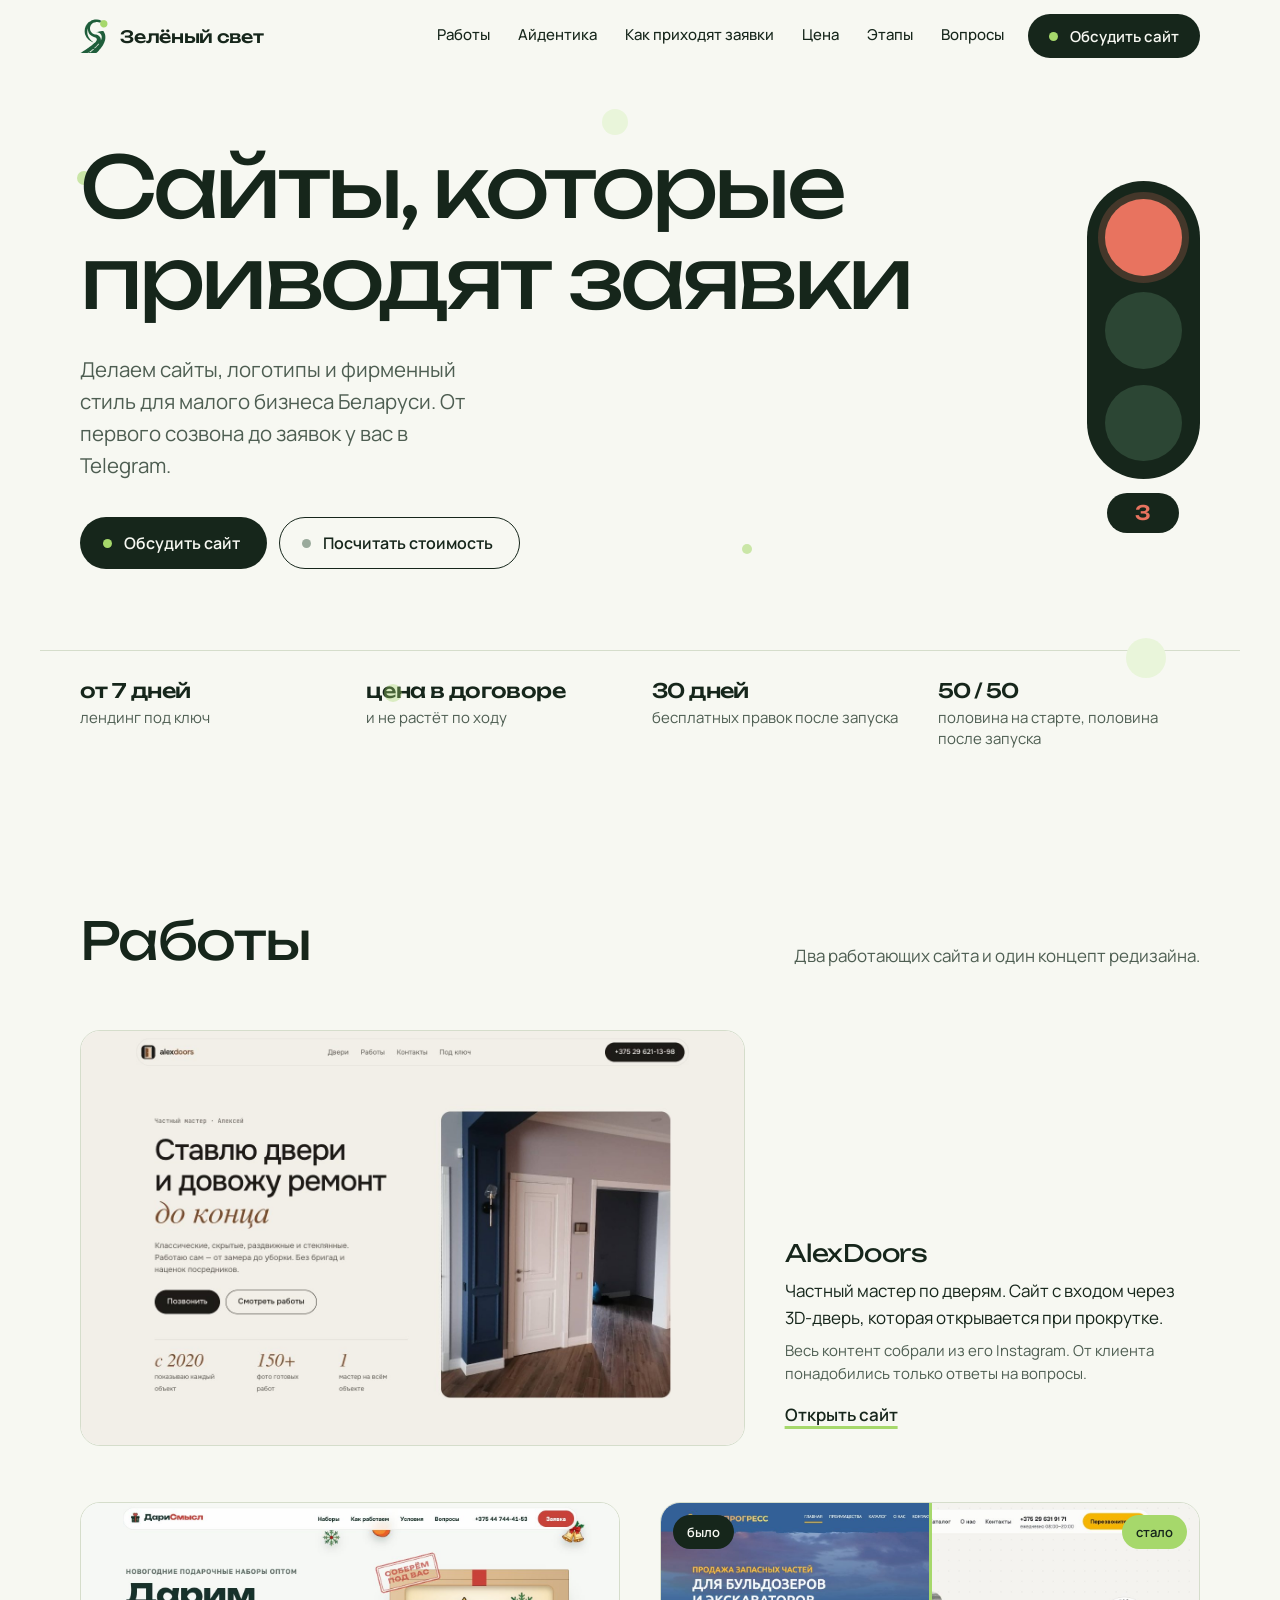
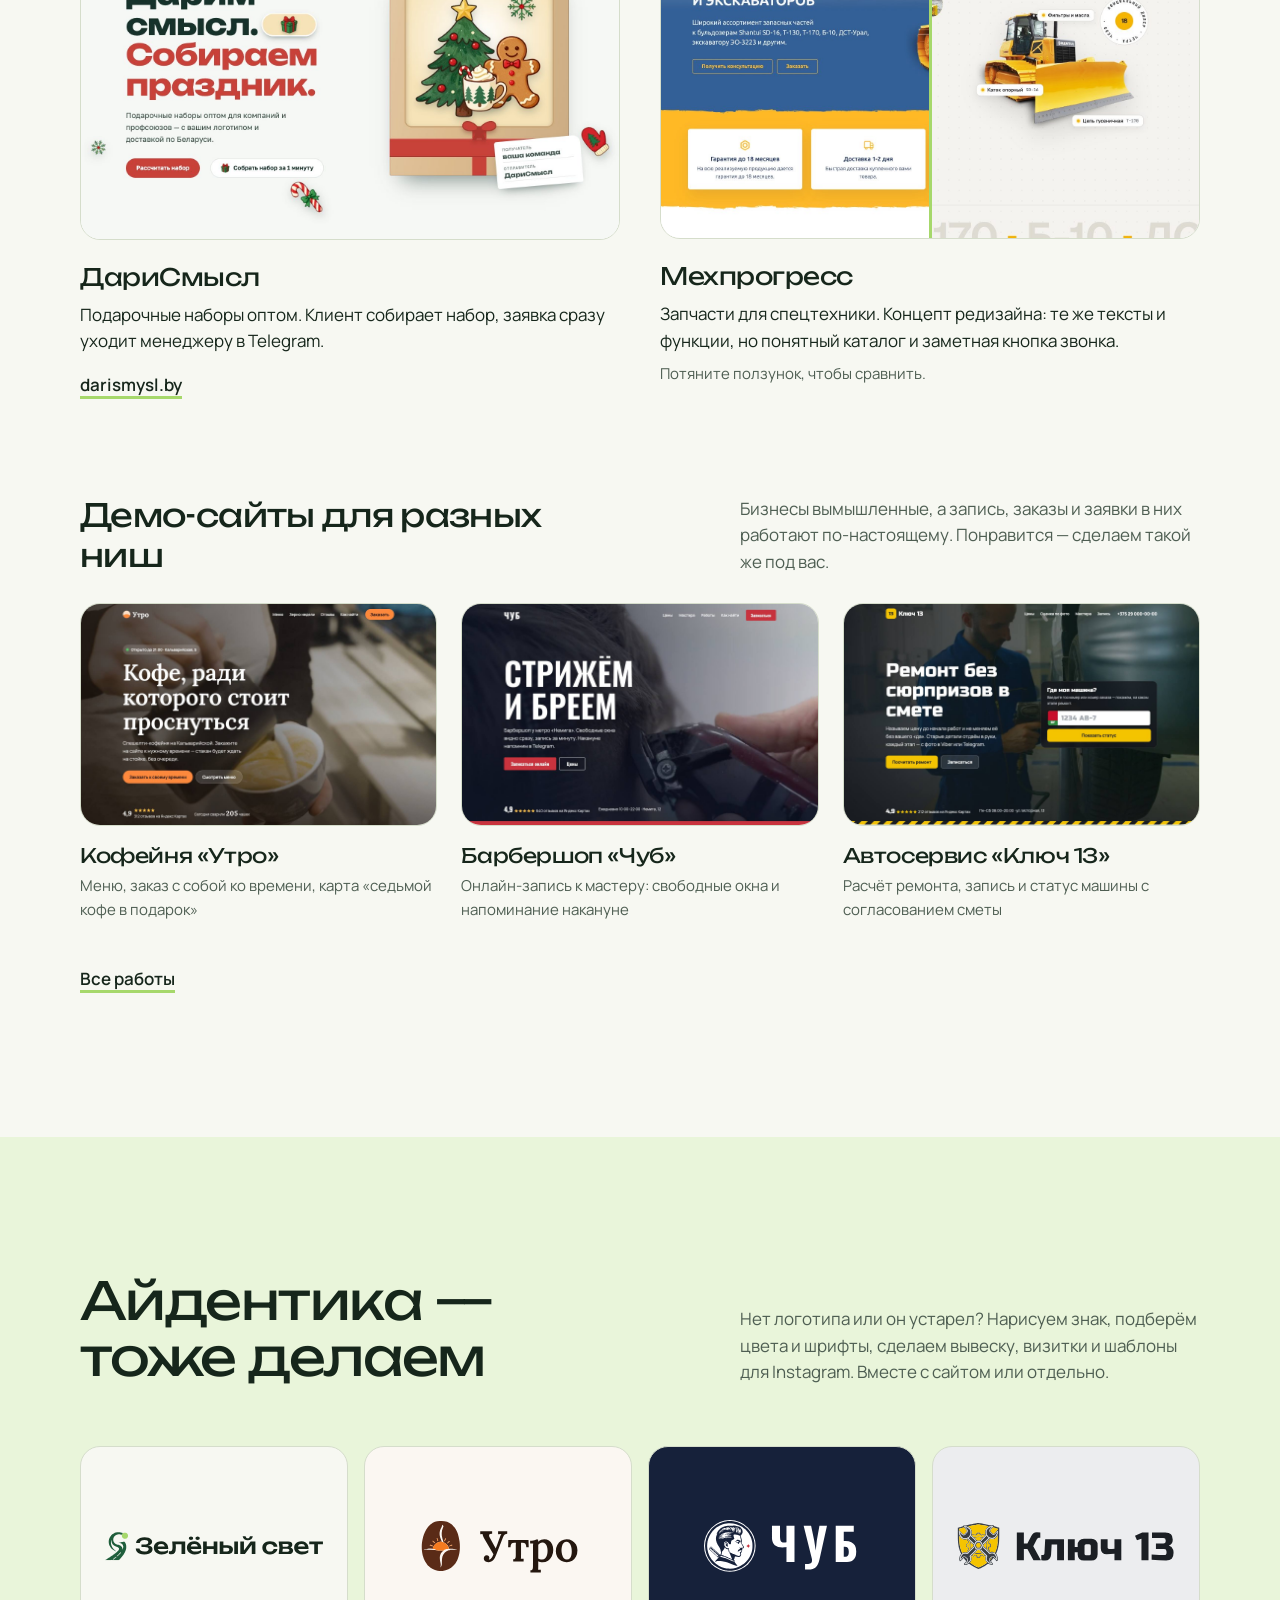
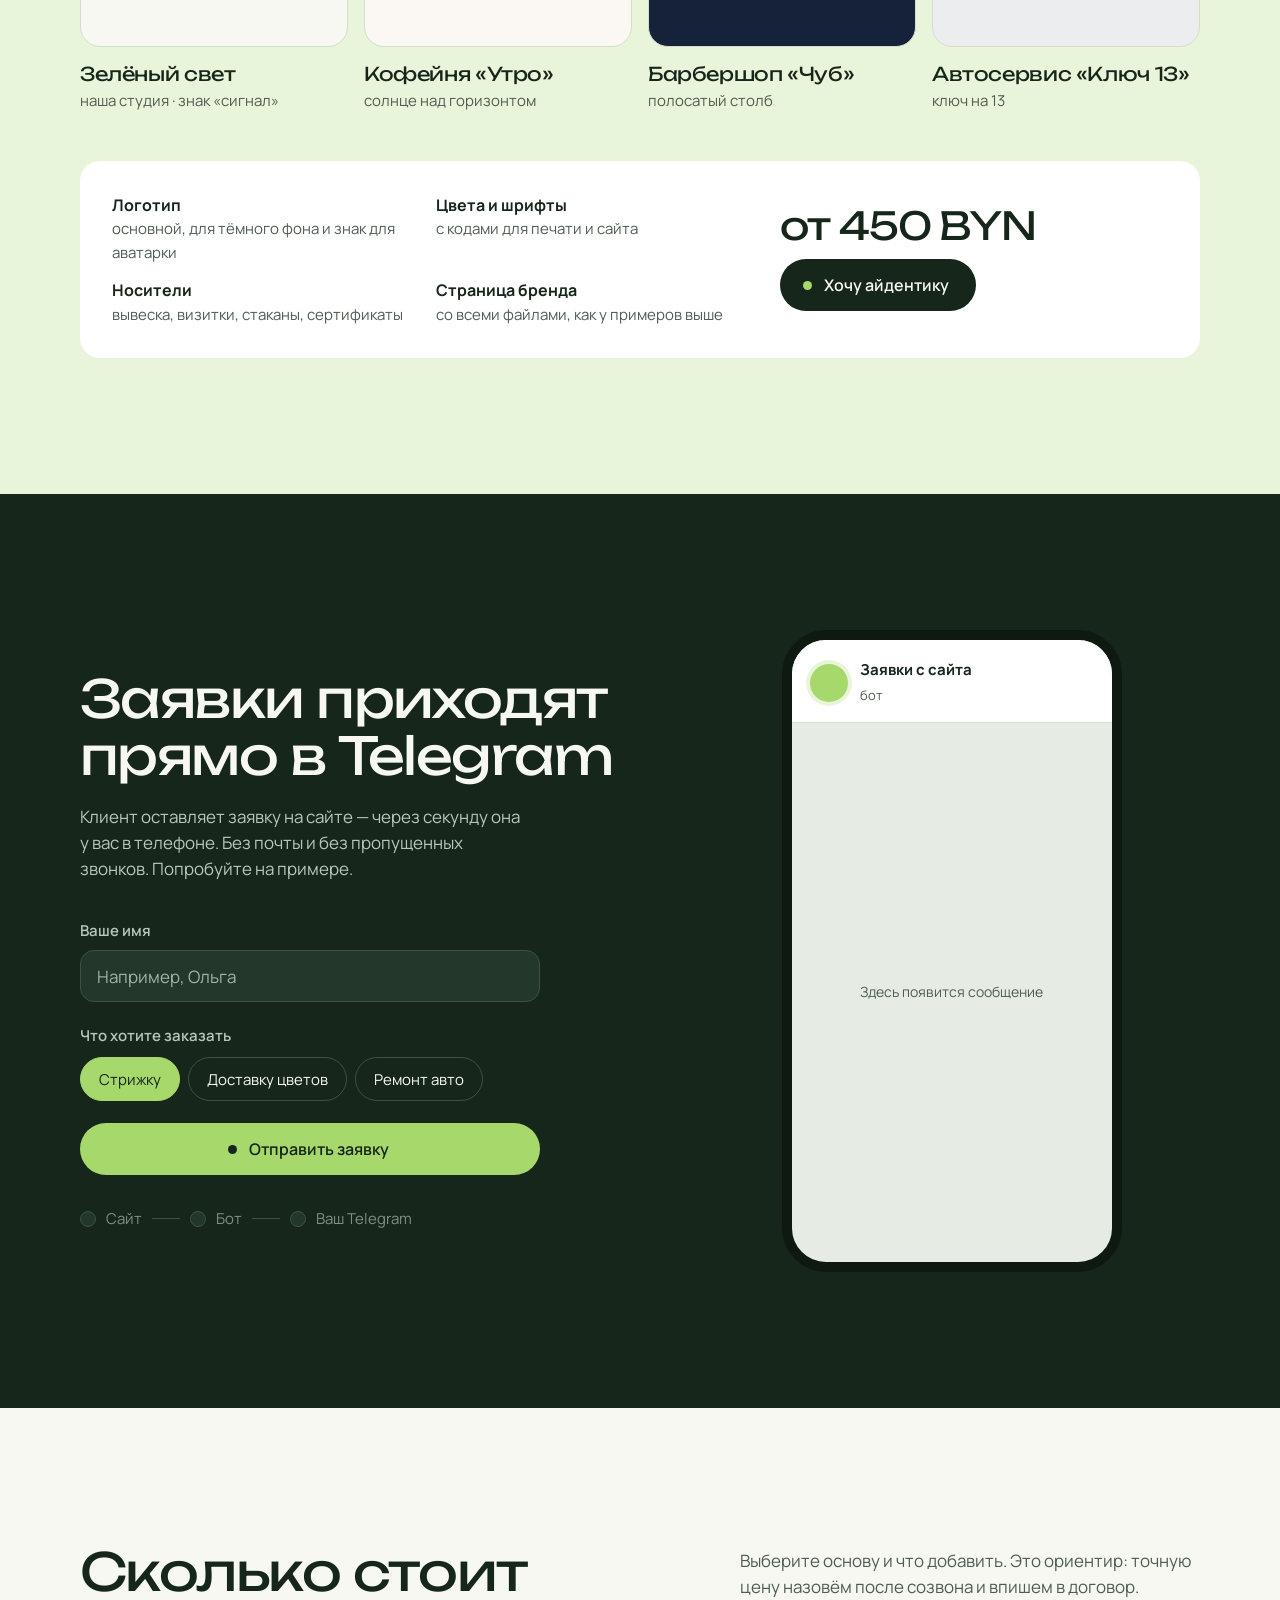
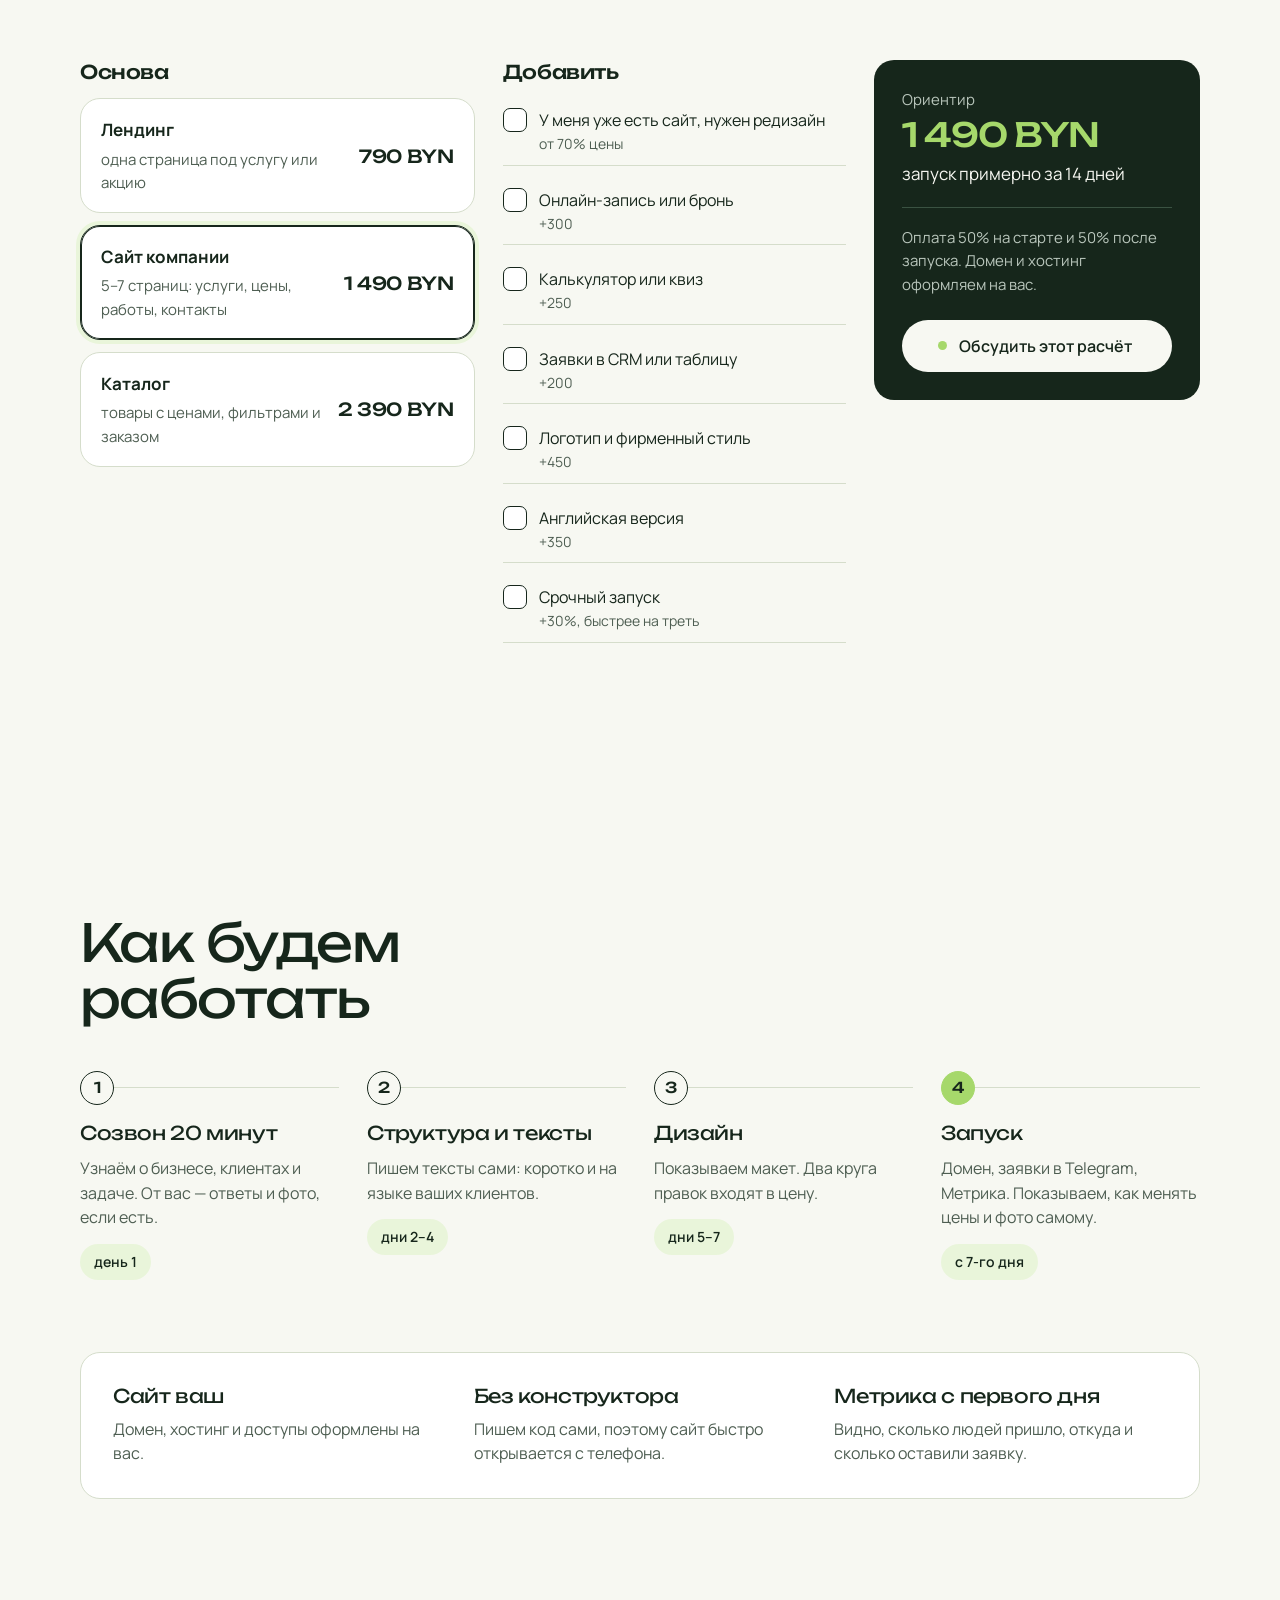
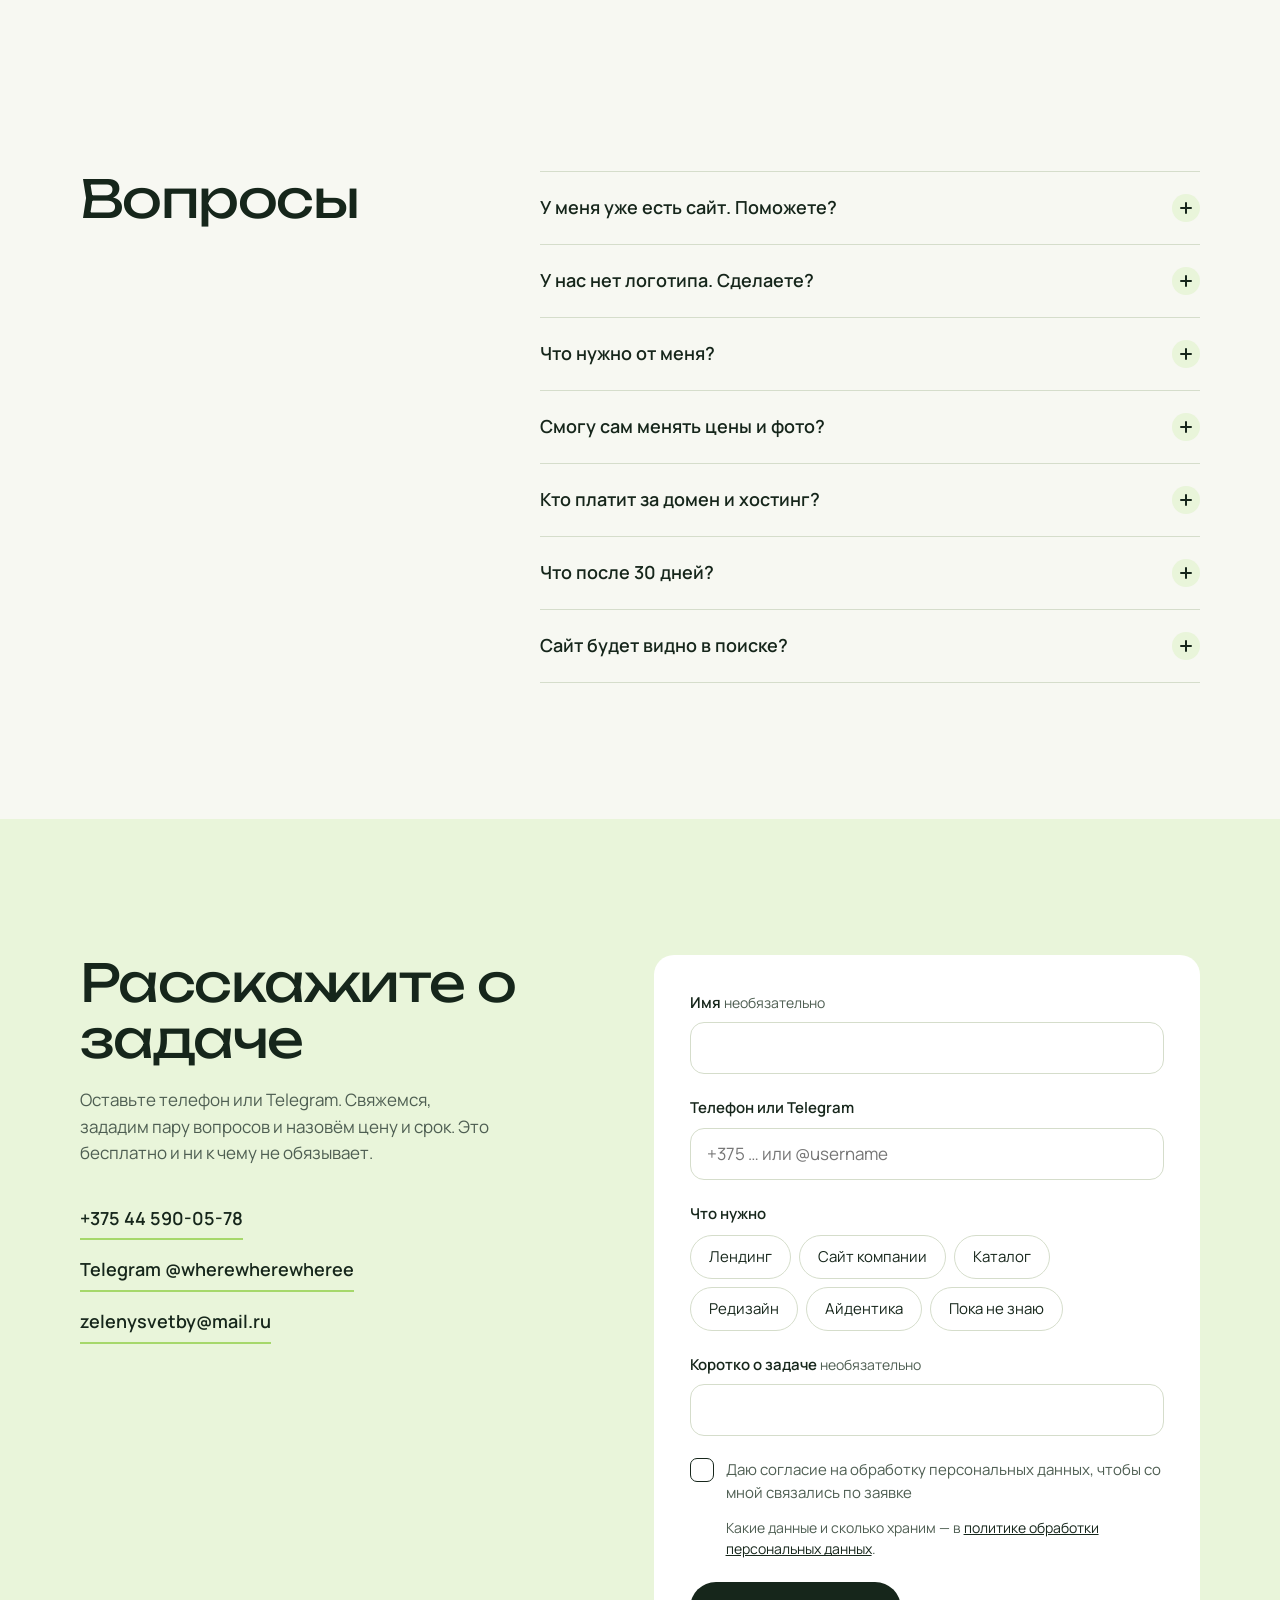
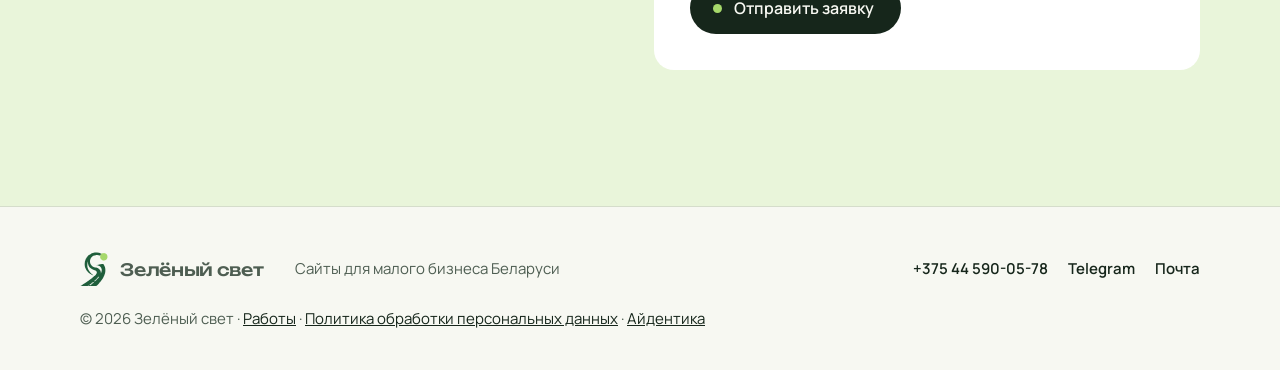
<file: index.html>
<!doctype html>
<html lang="ru">
<head>
<meta charset="utf-8">
<meta name="viewport" content="width=device-width, initial-scale=1">
<title>Зелёный свет — сайты для малого бизнеса в Беларуси</title>
<meta name="description" content="Делаем сайты и редизайны для малого бизнеса Беларуси: лендинги, сайты компаний, каталоги. Заявки сразу в Telegram, цена в договоре, 30 дней поддержки.">
<meta name="theme-color" content="#F7F8F2">
<meta property="og:title" content="Зелёный свет — сайты для малого бизнеса">
<meta property="og:description" content="Сайты и редизайны для малого бизнеса Беларуси. Заявки сразу в Telegram, цена в договоре.">
<meta property="og:type" content="website">
<meta property="og:locale" content="ru_RU">
<meta property="og:image" content="https://kirioa.github.io/zelenysvet-site/img/brand/og.png">
<meta property="og:image:width" content="1200">
<meta property="og:image:height" content="630">
<meta name="twitter:card" content="summary_large_image">
<link rel="icon" href="img/favicon.svg" type="image/svg+xml">
<link rel="preload" href="fonts/unbounded-cyrillic.woff2" as="font" type="font/woff2" crossorigin>
<link rel="preload" href="fonts/manrope-cyrillic.woff2" as="font" type="font/woff2" crossorigin>
<link rel="stylesheet" href="css/style.css?v=9">
<script>document.documentElement.classList.add('js')</script>
</head>
<body>
<a class="skip" href="#main">Перейти к содержимому</a>

<header class="header" id="header">
  <div class="wrap header__in">
    <a class="logo" href="#top" aria-label="Зелёный свет — на главную"><img src="img/brand/mark.svg" alt="" width="27" height="34"><b>Зелёный свет</b></a>
    <nav class="nav" aria-label="Разделы">
      <a href="#works">Работы</a>
      <a href="#identity">Айдентика</a>
      <a href="#demo">Как приходят заявки</a>
      <a href="#price">Цена</a>
      <a href="#steps">Этапы</a>
      <a href="#faq">Вопросы</a>
    </nav>
    <a class="btn btn--dark header__cta" href="#contact">Обсудить сайт</a>
    <button class="burger" type="button" aria-expanded="false" aria-controls="menu">Меню</button>
  </div>
</header>

<div class="menu" id="menu" hidden>
  <nav class="menu__nav" aria-label="Меню">
    <a href="#works">Работы</a>
    <a href="#identity">Айдентика</a>
    <a href="#demo">Как приходят заявки</a>
    <a href="#price">Цена</a>
    <a href="#steps">Этапы</a>
    <a href="#faq">Вопросы</a>
  </nav>
  <a class="btn btn--lime btn--wide" href="#contact">Обсудить сайт</a>
  <p class="menu__contacts"><a href="tel:+375445900578">+375 44 590-05-78</a><a href="https://t.me/wherewherewheree">Telegram</a></p>
</div>

<main id="main">

<!-- Hero: светофор переключается на зелёный — главный момент страницы -->
<section class="hero" id="top">
  <div class="floaters" aria-hidden="true"><span></span><span></span><span></span><span></span><span></span></div>
  <div class="wrap hero__in">
    <div class="hero__text">
      <h1 class="hero__title">
        <span class="line"><span>Сайты, которые</span></span>
        <span class="line"><span>приводят заявки</span></span>
      </h1>
      <p class="hero__lead">Делаем сайты, логотипы и фирменный стиль для малого бизнеса Беларуси. От первого созвона до заявок у вас в Telegram.</p>
      <div class="hero__cta">
        <a class="btn btn--dark" href="#contact">Обсудить сайт</a>
        <a class="btn btn--ghost" href="#price">Посчитать стоимость</a>
      </div>
    </div>
    <button class="signal" type="button" aria-label="Светофор. Нажмите, чтобы включить зелёный">
      <span class="signal__box"><i class="lamp lamp--r"><b></b></i><i class="lamp lamp--y"><b></b></i><i class="lamp lamp--g"><b></b></i></span>
      <span class="signal__timer" aria-hidden="true"></span>
      <span class="signal__hint">Нажмите — дадим зелёный</span>
    </button>
  </div>
  <ul class="wrap facts">
    <li><b>от 7 дней</b> лендинг под ключ</li>
    <li><b>цена в договоре</b> и не растёт по ходу</li>
    <li><b>30 дней</b> бесплатных правок после запуска</li>
    <li><b>50 / 50</b> половина на старте, половина после запуска</li>
  </ul>
</section>

<section class="section" id="works">
  <div class="wrap">
    <div class="head">
      <h2>Работы</h2>
      <p>Два работающих сайта и один концепт редизайна.</p>
    </div>

    <article class="case case--wide">
      <a class="case__media" href="https://kirioa.github.io/alexdoors-site/" target="_blank" rel="noopener">
        <img src="img/alexdoors-hero.jpg" alt="Первый экран сайта AlexDoors: дверь открывается при прокрутке" width="1440" height="900" loading="lazy">
      </a>
      <div class="case__body">
        <h3>AlexDoors</h3>
        <p class="case__what">Частный мастер по дверям. Сайт с входом через 3D-дверь, которая открывается при прокрутке.</p>
        <p class="case__note">Весь контент собрали из его Instagram. От клиента понадобились только ответы на вопросы.</p>
        <a class="link" href="https://kirioa.github.io/alexdoors-site/" target="_blank" rel="noopener">Открыть сайт</a>
      </div>
    </article>

    <div class="cases">
      <article class="case">
        <a class="case__media" href="https://darismysl.by" target="_blank" rel="noopener">
          <img src="img/darismysl-after.jpg" alt="Лендинг ДариСмысл: подарочные наборы оптом" width="1440" height="900" loading="lazy">
        </a>
        <div class="case__body">
          <h3>ДариСмысл</h3>
          <p class="case__what">Подарочные наборы оптом. Клиент собирает набор, заявка сразу уходит менеджеру в Telegram.</p>
          <a class="link" href="https://darismysl.by" target="_blank" rel="noopener">darismysl.by</a>
        </div>
      </article>

      <article class="case">
        <div class="compare" style="--pos:50%">
          <img src="img/mech-after.jpg" alt="Мехпрогресс после редизайна" width="1440" height="900" loading="lazy">
          <div class="compare__before"><img src="img/mech-before.jpg" alt="Мехпрогресс до редизайна" width="1440" height="900" loading="lazy"></div>
          <span class="compare__tag compare__tag--l">было</span><span class="compare__tag compare__tag--r">стало</span>
          <input class="compare__range" type="range" min="0" max="100" value="50" aria-label="Сравнить сайт до и после редизайна">
        </div>
        <div class="case__body">
          <h3>Мехпрогресс</h3>
          <p class="case__what">Запчасти для спецтехники. Концепт редизайна: те же тексты и функции, но понятный каталог и заметная кнопка звонка.</p>
          <p class="case__note">Потяните ползунок, чтобы сравнить.</p>
        </div>
      </article>
    </div>

    <div class="demos-head">
      <h3>Демо-сайты для разных ниш</h3>
      <p>Бизнесы вымышленные, а запись, заказы и заявки в них работают по-настоящему. Понравится — сделаем такой же под вас.</p>
    </div>
    <div class="demos">
      <a class="demo-card" href="demo/kofe/"><img src="img/demo-kofe.jpg" alt="Демо-сайт кофейни «Утро»" width="1440" height="900" loading="lazy"><b>Кофейня «Утро»</b><span>Меню, заказ с собой ко времени, карта «седьмой кофе в подарок»</span></a>
      <a class="demo-card" href="demo/barber/"><img src="img/demo-barber.jpg" alt="Демо-сайт барбершопа «Чуб»" width="1440" height="900" loading="lazy"><b>Барбершоп «Чуб»</b><span>Онлайн-запись к мастеру: свободные окна и напоминание накануне</span></a>
      <a class="demo-card" href="demo/avto/"><img src="img/demo-avto.jpg" alt="Демо-сайт автосервиса «Ключ 13»" width="1440" height="900" loading="lazy"><b>Автосервис «Ключ 13»</b><span>Расчёт ремонта, запись и статус машины с согласованием сметы</span></a>
    </div>
    <p class="works-more"><a class="link" href="works/">Все работы</a></p>
  </div>
</section>

<section class="section section--pale" id="identity">
  <div class="wrap">
    <div class="head">
      <h2>Айдентика — тоже делаем</h2>
      <p>Нет логотипа или он устарел? Нарисуем знак, подберём цвета и шрифты, сделаем вывеску, визитки и шаблоны для Instagram. Вместе с сайтом или отдельно.</p>
    </div>
    <div class="ids">
      <a class="id-card" href="brand/" style="--bg:#F7F8F2"><span class="id-card__stage"><img src="img/brand/logo.svg" alt="Логотип «Зелёный свет»"></span><b>Зелёный свет</b><span>наша студия · знак «сигнал»</span></a>
      <a class="id-card" href="demo/kofe/brand/" style="--bg:#FBF7F2"><span class="id-card__stage"><img src="demo/kofe/brand/logo.svg" alt="Логотип кофейни «Утро»"></span><b>Кофейня «Утро»</b><span>солнце над горизонтом</span></a>
      <a class="id-card" href="demo/barber/brand/" style="--bg:#16213A"><span class="id-card__stage"><img src="demo/barber/brand/logo-inverse.svg" alt="Логотип барбершопа «Чуб»"></span><b>Барбершоп «Чуб»</b><span>полосатый столб</span></a>
      <a class="id-card" href="demo/avto/brand/" style="--bg:#ECEDEF"><span class="id-card__stage"><img src="demo/avto/brand/logo.svg" alt="Логотип автосервиса «Ключ 13»"></span><b>Автосервис «Ключ 13»</b><span>ключ на 13</span></a>
    </div>
    <div class="id-offer">
      <ul>
        <li><b>Логотип</b> основной, для тёмного фона и знак для аватарки</li>
        <li><b>Цвета и шрифты</b> с кодами для печати и сайта</li>
        <li><b>Носители</b> вывеска, визитки, стаканы, сертификаты</li>
        <li><b>Страница бренда</b> со всеми файлами, как у примеров выше</li>
      </ul>
      <div class="id-offer__cta"><p class="id-offer__price">от 450 BYN</p><a class="btn btn--dark" href="?service=Айдентика#contact">Хочу айдентику</a></div>
    </div>
  </div>
</section>

<!-- Демо: как заявка с сайта попадает в Telegram. Всё локально, на сервер ничего не уходит -->
<section class="section section--ink" id="demo">
  <div class="wrap demo">
    <div class="demo__text">
      <h2>Заявки приходят прямо в Telegram</h2>
      <p>Клиент оставляет заявку на сайте — через секунду она у вас в телефоне. Без почты и без пропущенных звонков. Попробуйте на примере.</p>
      <form class="demo__form" id="demoForm" novalidate>
        <label class="field">
          <span>Ваше имя</span>
          <input name="name" type="text" autocomplete="off" maxlength="30" placeholder="Например, Ольга">
        </label>
        <fieldset class="chips chips--dark">
          <legend>Что хотите заказать</legend>
          <label><input type="radio" name="what" value="Стрижку" checked><span>Стрижку</span></label>
          <label><input type="radio" name="what" value="Доставку цветов"><span>Доставку цветов</span></label>
          <label><input type="radio" name="what" value="Ремонт авто"><span>Ремонт авто</span></label>
        </fieldset>
        <button class="btn btn--lime" type="submit">Отправить заявку</button>
      </form>
      <ol class="route" id="route" aria-label="Путь заявки">
        <li>Сайт</li><li>Бот</li><li>Ваш Telegram</li>
      </ol>
    </div>

    <div class="phone" aria-live="polite">
      <div class="phone__top"><i></i><div><b>Заявки с сайта</b><small>бот</small></div></div>
      <div class="phone__chat" id="chat">
        <p class="phone__empty">Здесь появится сообщение</p>
      </div>
    </div>
  </div>
</section>

<section class="section" id="price">
  <div class="wrap">
    <div class="head">
      <h2>Сколько стоит</h2>
      <p>Выберите основу и что добавить. Это ориентир: точную цену назовём после созвона и впишем в договор.</p>
    </div>

    <form class="calc" id="calc">
      <fieldset class="calc__base">
        <legend>Основа</legend>
        <label class="pkg"><input type="radio" name="base" value="start" data-price="790" data-days="7" data-name="Лендинг"><span>
          <b>Лендинг</b><em>одна страница под услугу или акцию</em><strong>790 BYN</strong></span></label>
        <label class="pkg"><input type="radio" name="base" value="biz" data-price="1490" data-days="14" data-name="Сайт компании" checked><span>
          <b>Сайт компании</b><em>5–7 страниц: услуги, цены, работы, контакты</em><strong>1 490 BYN</strong></span></label>
        <label class="pkg"><input type="radio" name="base" value="cat" data-price="2390" data-days="21" data-name="Каталог"><span>
          <b>Каталог</b><em>товары с ценами, фильтрами и заказом</em><strong>2 390 BYN</strong></span></label>
      </fieldset>

      <fieldset class="calc__add">
        <legend>Добавить</legend>
        <label class="tick"><input type="checkbox" name="redesign" data-mult="0.7" data-name="редизайн"><span>У меня уже есть сайт, нужен редизайн <small>от 70% цены</small></span></label>
        <label class="tick"><input type="checkbox" name="add" data-price="300" data-days="3" data-name="онлайн-запись"><span>Онлайн-запись или бронь <small>+300</small></span></label>
        <label class="tick"><input type="checkbox" name="add" data-price="250" data-days="2" data-name="калькулятор"><span>Калькулятор или квиз <small>+250</small></span></label>
        <label class="tick"><input type="checkbox" name="add" data-price="200" data-days="2" data-name="связка с CRM"><span>Заявки в CRM или таблицу <small>+200</small></span></label>
        <label class="tick"><input type="checkbox" name="add" data-price="450" data-days="5" data-name="айдентика"><span>Логотип и фирменный стиль <small>+450</small></span></label>
        <label class="tick"><input type="checkbox" name="add" data-price="350" data-days="3" data-name="английская версия"><span>Английская версия <small>+350</small></span></label>
        <label class="tick"><input type="checkbox" name="rush" data-name="срочно"><span>Срочный запуск <small>+30%, быстрее на треть</small></span></label>
      </fieldset>

      <div class="calc__sum" aria-live="polite">
        <p class="calc__label">Ориентир</p>
        <p class="calc__price"><span id="sumPrice">1 490</span> BYN</p>
        <p class="calc__days">запуск примерно за <span id="sumDays">14 дней</span></p>
        <p class="calc__pay">Оплата 50% на старте и 50% после запуска. Домен и хостинг оформляем на вас.</p>
        <button class="btn btn--dark btn--wide" type="button" id="calcSend">Обсудить этот расчёт</button>
      </div>
    </form>
  </div>
</section>

<section class="section" id="steps">
  <div class="wrap">
    <div class="head"><h2>Как будем работать</h2></div>
    <ol class="steps">
      <li><span class="steps__n">1</span><h3>Созвон 20 минут</h3><p>Узнаём о бизнесе, клиентах и задаче. От вас — ответы и фото, если есть.</p><small>день 1</small></li>
      <li><span class="steps__n">2</span><h3>Структура и тексты</h3><p>Пишем тексты сами: коротко и на языке ваших клиентов.</p><small>дни 2–4</small></li>
      <li><span class="steps__n">3</span><h3>Дизайн</h3><p>Показываем макет. Два круга правок входят в цену.</p><small>дни 5–7</small></li>
      <li><span class="steps__n">4</span><h3>Запуск</h3><p>Домен, заявки в Telegram, Метрика. Показываем, как менять цены и фото самому.</p><small>с 7-го дня</small></li>
    </ol>
    <ul class="promise">
      <li><h3>Сайт ваш</h3><p>Домен, хостинг и доступы оформлены на вас.</p></li>
      <li><h3>Без конструктора</h3><p>Пишем код сами, поэтому сайт быстро открывается с телефона.</p></li>
      <li><h3>Метрика с первого дня</h3><p>Видно, сколько людей пришло, откуда и сколько оставили заявку.</p></li>
    </ul>
  </div>
</section>

<section class="section" id="faq">
  <div class="wrap faq">
    <h2>Вопросы</h2>
    <div class="faq__list">
      <details><summary>У меня уже есть сайт. Поможете?</summary><p>Да. Посмотрим, что работает, а что мешает заявкам, и сделаем редизайн. Тексты и функции, которые нужны, сохраним. Стоит от 70% цены нового сайта.</p></details>
      <details><summary>У нас нет логотипа. Сделаете?</summary><p>Да. Нарисуем знак и логотип, подберём цвета и шрифты, сделаем вывеску, визитки и шаблоны для соцсетей. Всё соберём на странице бренда со всеми файлами. Можно вместе с сайтом или отдельно, от 450 BYN.</p></details>
      <details><summary>Что нужно от меня?</summary><p>20 минут на созвон, ответы на вопросы и фото, если они есть. Тексты пишем сами. Если есть только Instagram — соберём сайт из него.</p></details>
      <details><summary>Смогу сам менять цены и фото?</summary><p>Да. После запуска покажем, как это делать. Если не хочется разбираться — пришлите правки, внесём сами.</p></details>
      <details><summary>Кто платит за домен и хостинг?</summary><p>Вы — напрямую провайдеру, примерно 100–200 BYN в год. Поможем выбрать и всё подключим. Доступы сразу оформляем на вас.</p></details>
      <details><summary>Что после 30 дней?</summary><p>Можно подключить поддержку за 100 BYN в месяц: правки до 2 часов, бэкапы, обновления. Или обращаться разово, когда нужно.</p></details>
      <details><summary>Сайт будет видно в поиске?</summary><p>Делаем базовую настройку под Яндекс и Google и ставим Метрику — видно, откуда приходят люди.</p></details>
    </div>
  </div>
</section>

<section class="section section--pale" id="contact">
  <div class="wrap contact">
    <div class="contact__text">
      <h2>Расскажите о задаче</h2>
      <p>Оставьте телефон или Telegram. Свяжемся, зададим пару вопросов и назовём цену и срок. Это бесплатно и ни к чему не обязывает.</p>
      <ul class="direct">
        <li><a href="tel:+375445900578">+375 44 590-05-78</a></li>
        <li><a href="https://t.me/wherewherewheree">Telegram @wherewherewheree</a></li>
        <li><a href="mailto:zelenysvetby@mail.ru">zelenysvetby@mail.ru</a></li>
      </ul>
    </div>

    <form class="lead" id="lead" novalidate>
      <label class="field">
        <span>Имя <small>необязательно</small></span>
        <input name="name" type="text" autocomplete="name" maxlength="60">
      </label>
      <label class="field">
        <span>Телефон или Telegram</span>
        <input name="contact" type="text" autocomplete="tel" inputmode="text" placeholder="+375 … или @username" maxlength="60" aria-describedby="contactErr">
        <em class="field__err" id="contactErr" role="alert"></em>
      </label>
      <fieldset class="chips">
        <legend>Что нужно</legend>
        <label><input type="radio" name="service" value="Лендинг"><span>Лендинг</span></label>
        <label><input type="radio" name="service" value="Сайт компании"><span>Сайт компании</span></label>
        <label><input type="radio" name="service" value="Каталог"><span>Каталог</span></label>
        <label><input type="radio" name="service" value="Редизайн"><span>Редизайн</span></label>
        <label><input type="radio" name="service" value="Айдентика"><span>Айдентика</span></label>
        <label><input type="radio" name="service" value="Пока не знаю"><span>Пока не знаю</span></label>
      </fieldset>
      <label class="field">
        <span>Коротко о задаче <small>необязательно</small></span>
        <input name="task" type="text" maxlength="300">
      </label>
      <label class="consent">
        <input type="checkbox" name="consent">
        <span>Даю согласие на обработку персональных данных, чтобы со мной связались по заявке</span>
      </label>
      <p class="consent-note">Какие данные и сколько храним — в <a href="privacy.html">политике обработки персональных данных</a>.</p>
      <em class="field__err" id="consentErr" role="alert"></em>
      <input class="hp" type="text" name="website" tabindex="-1" autocomplete="off" aria-hidden="true">
      <button class="btn btn--dark" type="submit">Отправить заявку</button>
      <div class="lead__result" id="leadResult" hidden></div>
    </form>
  </div>
</section>

</main>

<footer class="footer">
  <div class="wrap footer__in">
    <a class="logo" href="#top"><img src="img/brand/mark.svg" alt="" width="27" height="34"><b>Зелёный свет</b></a>
    <p>Сайты для малого бизнеса Беларуси</p>
    <p class="footer__links"><a href="tel:+375445900578">+375 44 590-05-78</a><a href="https://t.me/wherewherewheree">Telegram</a><a href="mailto:zelenysvetby@mail.ru">Почта</a></p>
    <p class="footer__copy">© 2026 Зелёный свет · <a href="works/">Работы</a> · <a href="privacy.html">Политика обработки персональных данных</a> · <a href="brand/">Айдентика</a></p>
  </div>
</footer>

<script src="js/main.js?v=6" defer></script>
</body>
</html>
</file>
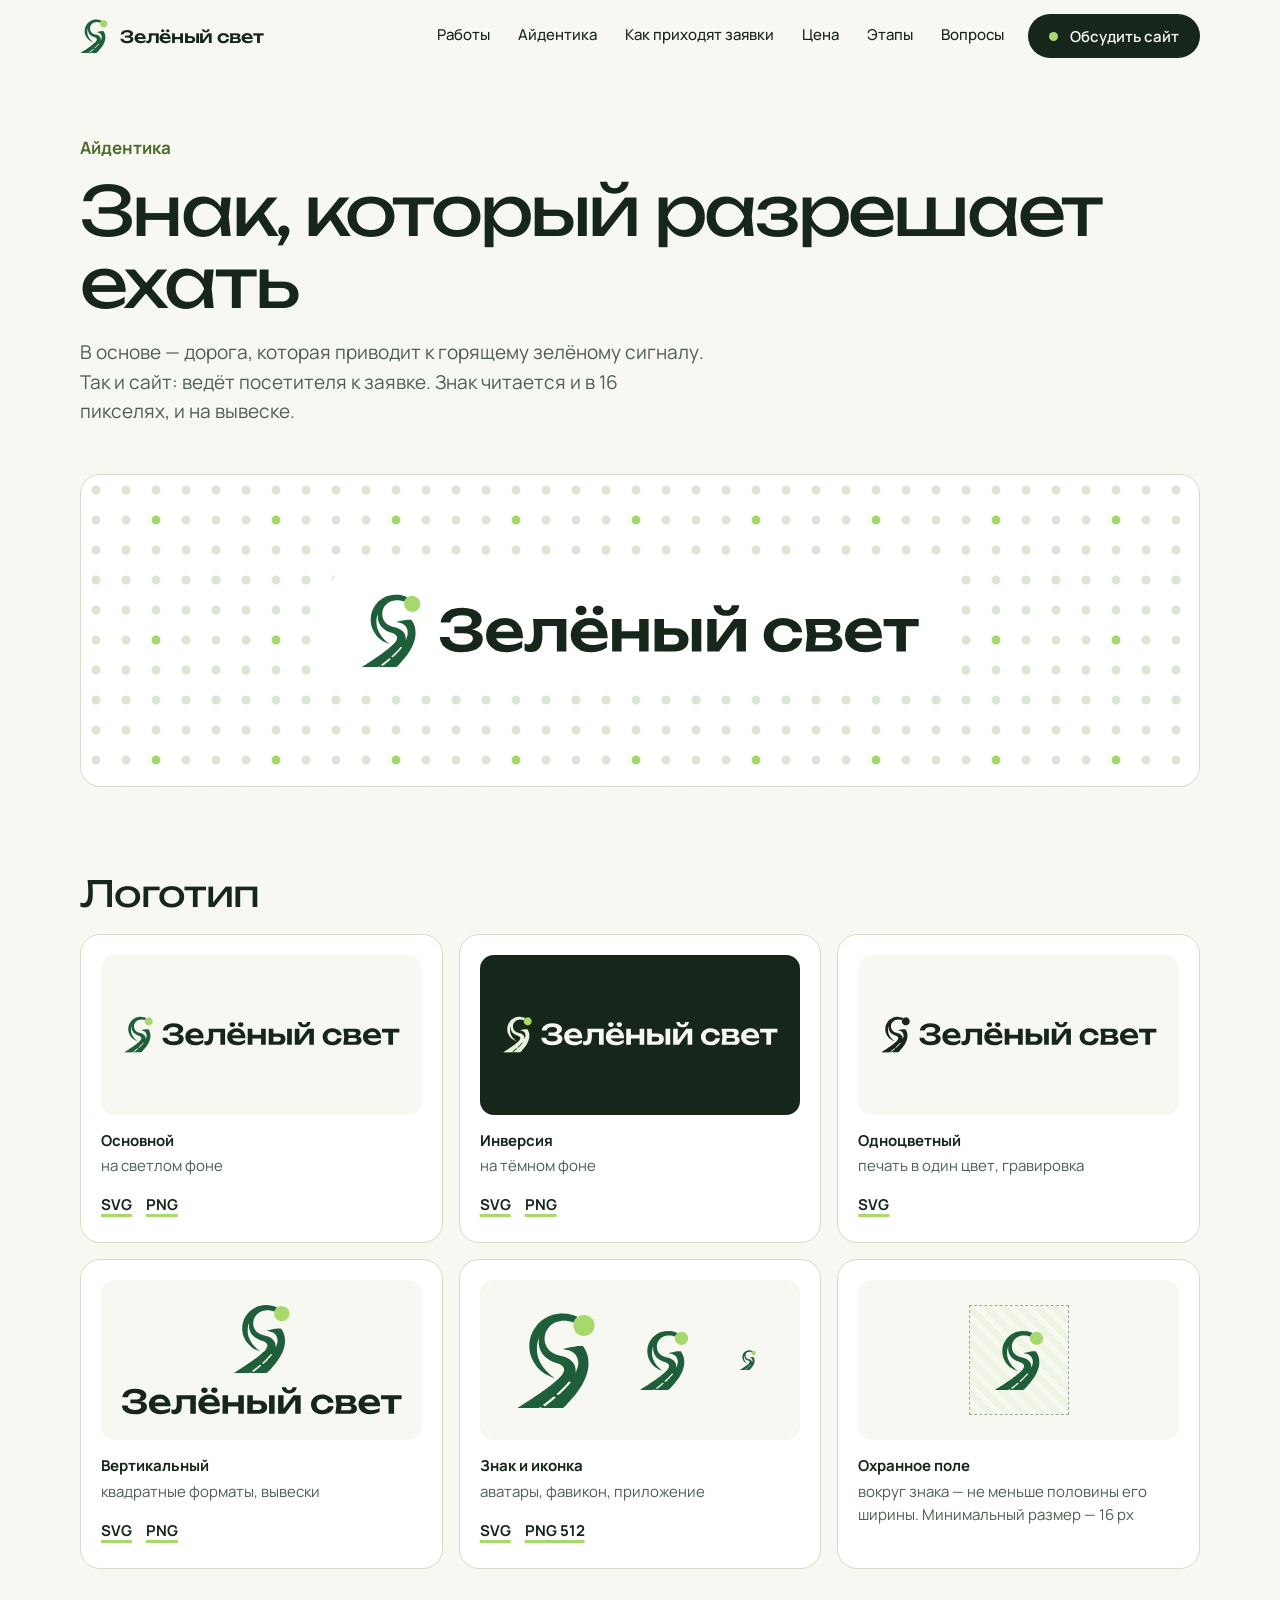
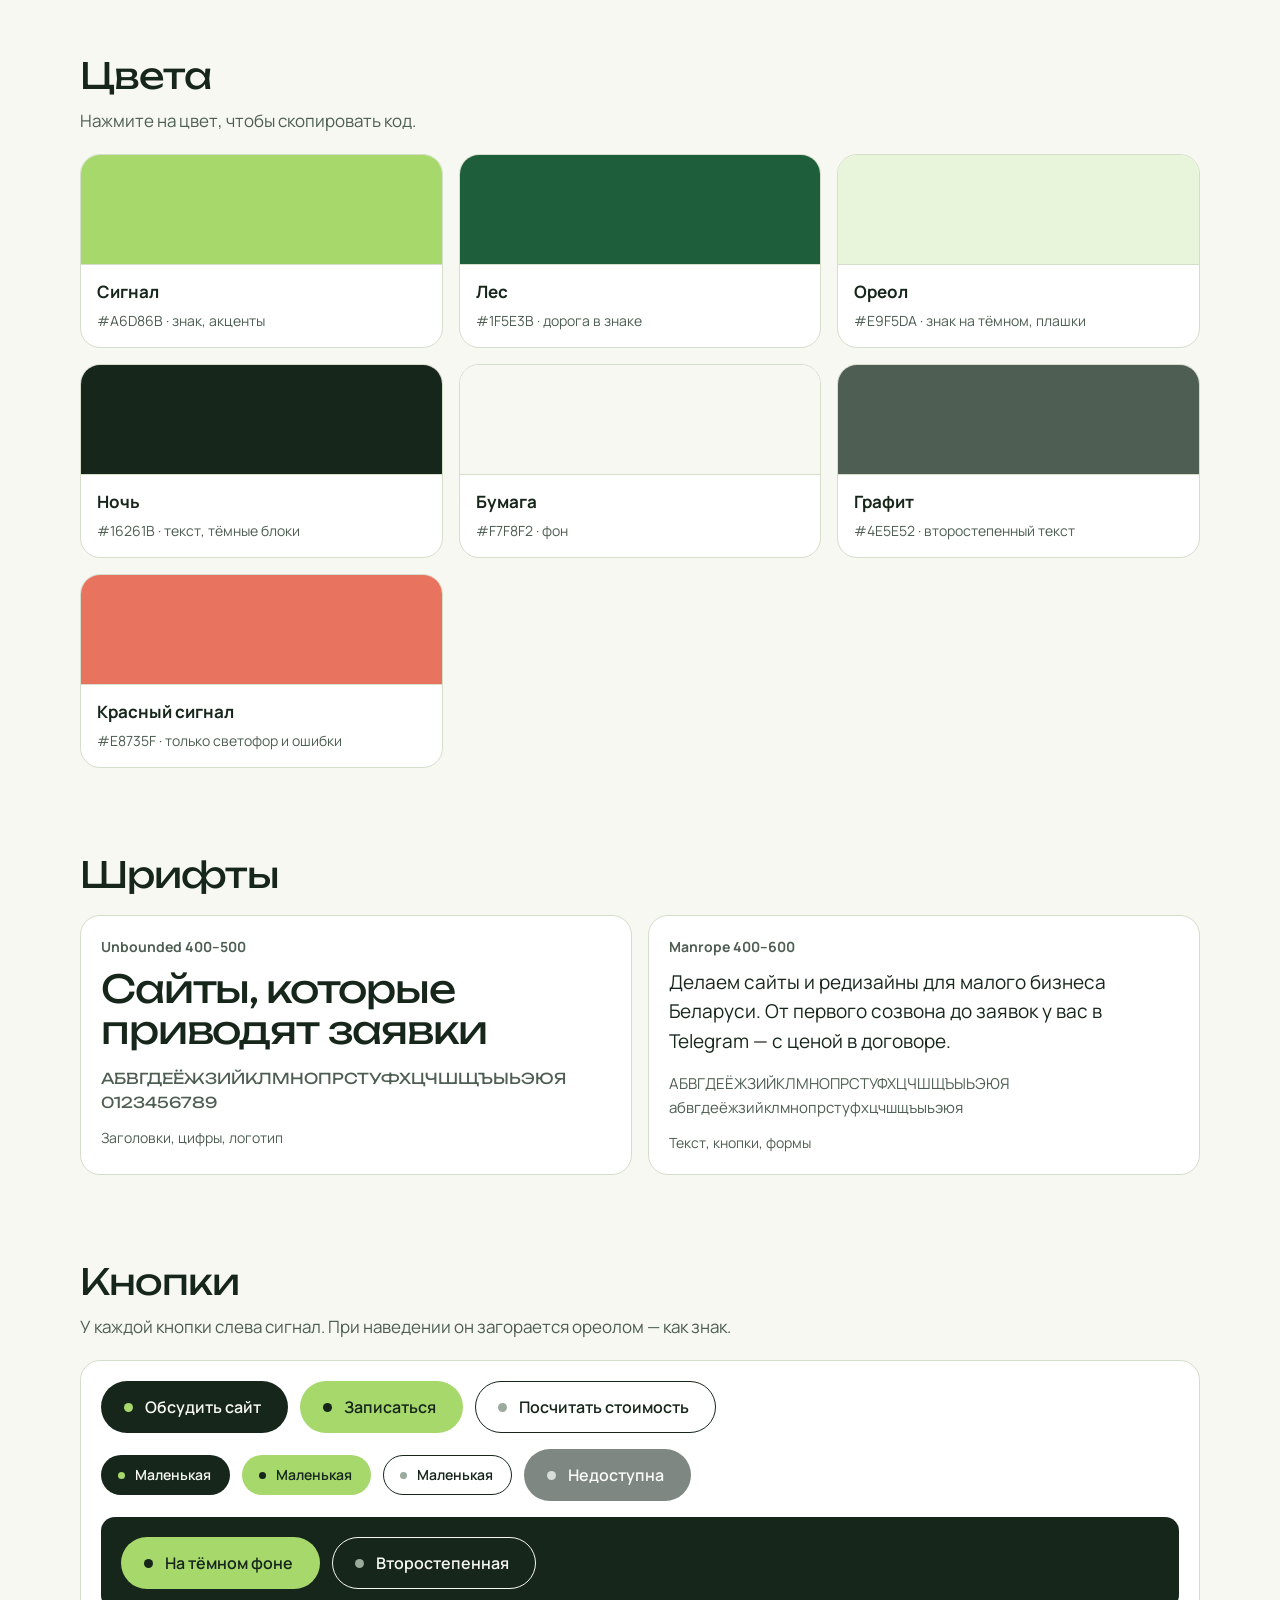
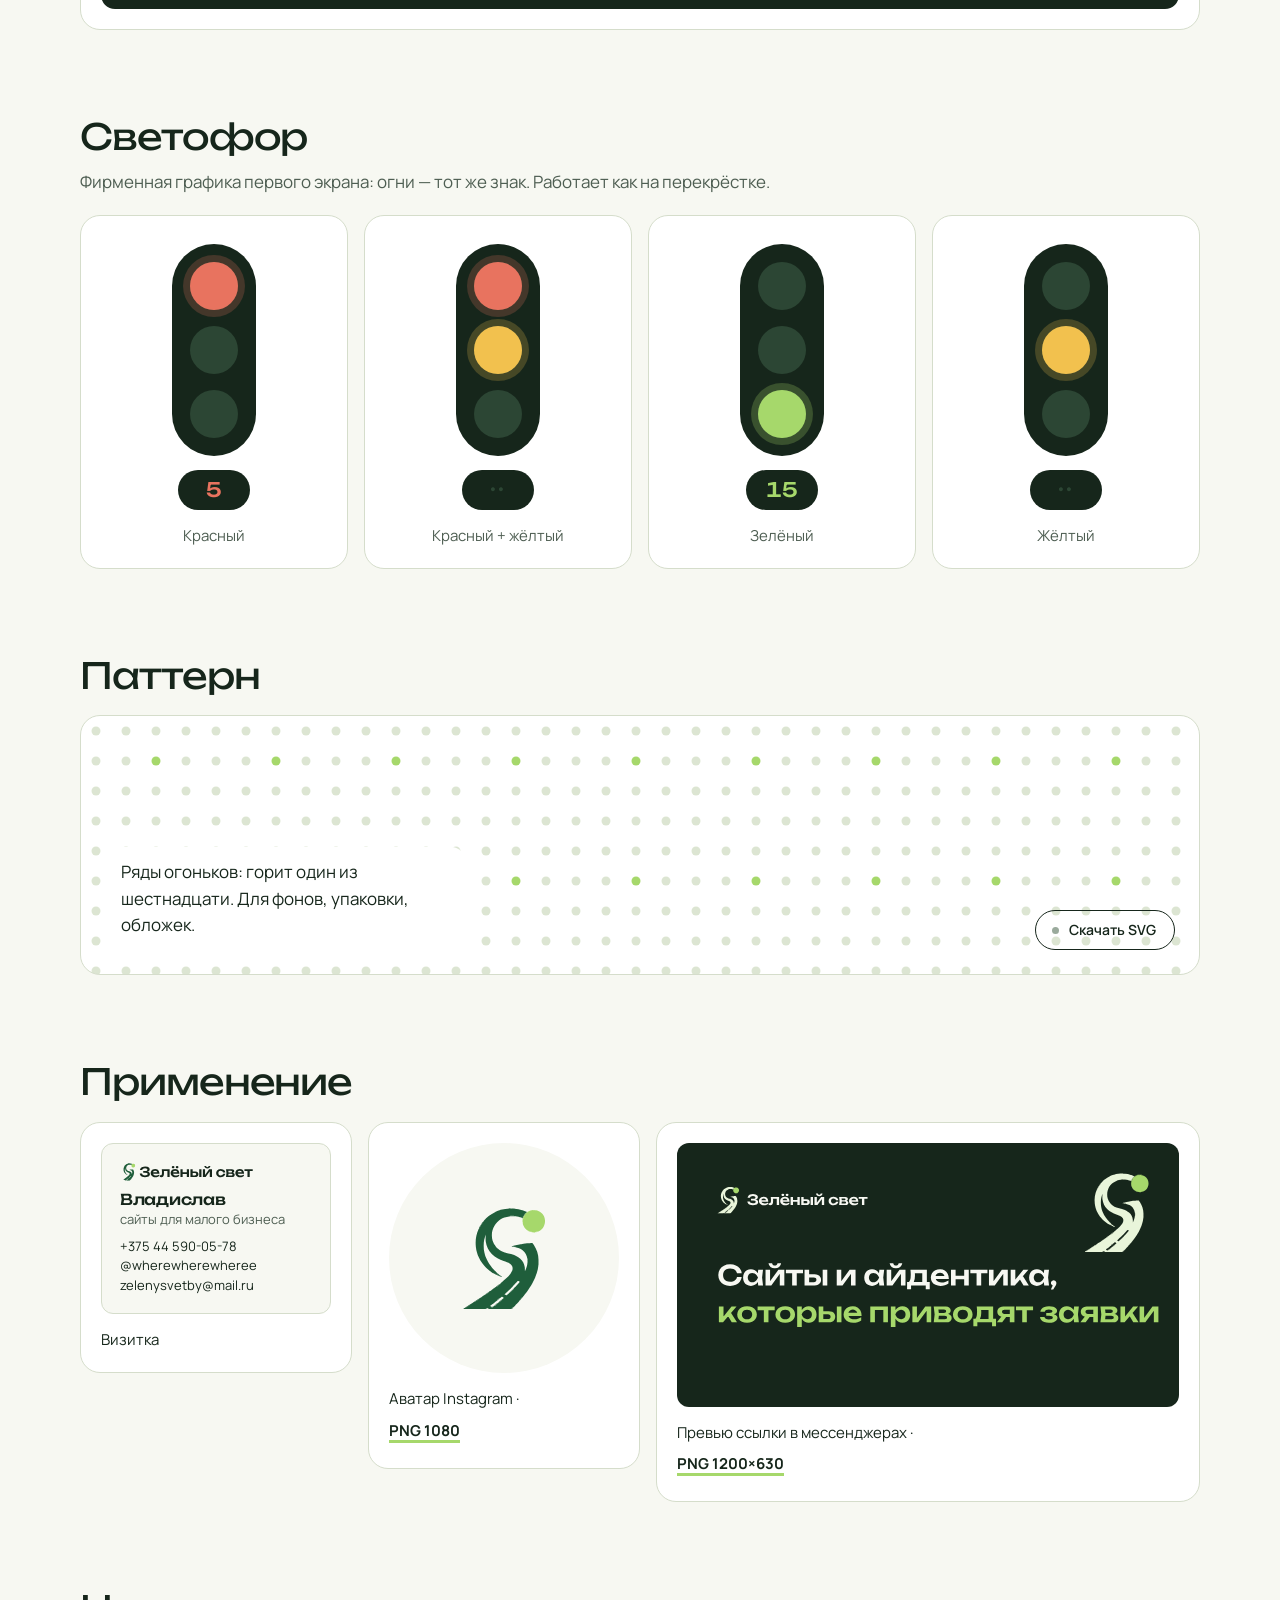
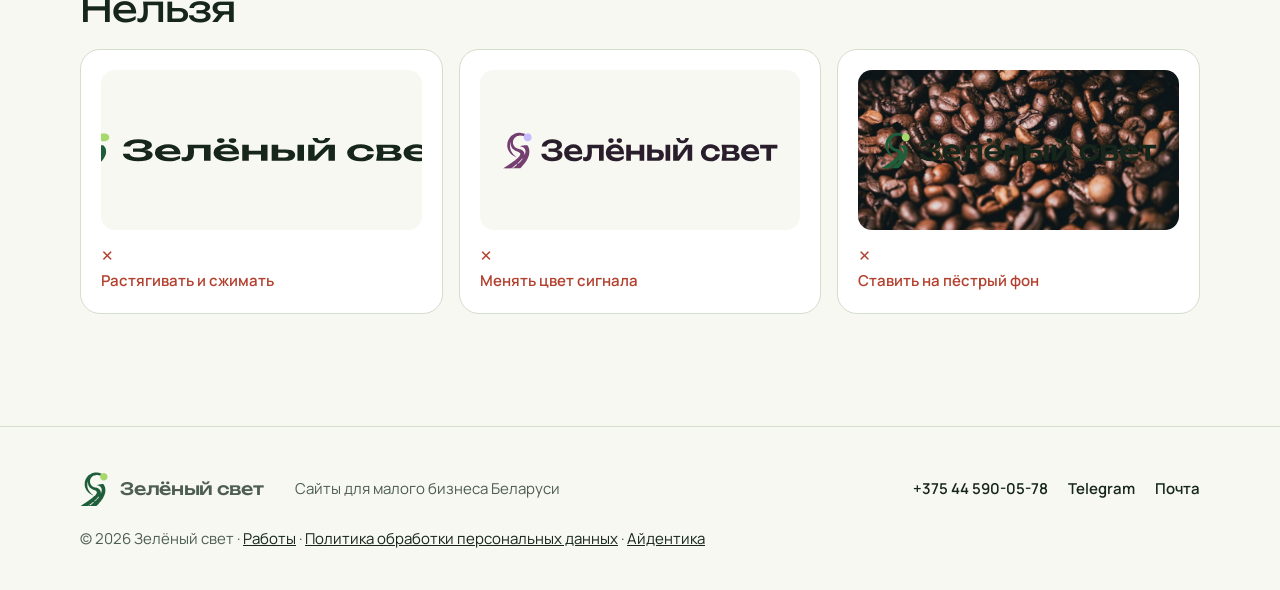
<file: brand/index.html>
<!doctype html>
<html lang="ru">
<head>
<meta charset="utf-8">
<meta name="viewport" content="width=device-width, initial-scale=1">
<title>Айдентика — студия «Зелёный свет»</title>
<meta name="description" content="Логотип, цвета, шрифты, кнопки и фирменная графика студии «Зелёный свет».">
<meta name="theme-color" content="#F7F8F2">
<link rel="icon" href="../img/favicon.svg" type="image/svg+xml">
<link rel="stylesheet" href="../css/style.css?v=9">
<script>document.documentElement.classList.add('js')</script>
</head>
<body>
<a class="skip" href="#main">Перейти к содержимому</a>
<header class="header" id="header">
  <div class="wrap header__in">
    <a class="logo" href="../" aria-label="Зелёный свет — на главную"><img src="../img/brand/mark.svg" alt="" width="27" height="34"><b>Зелёный свет</b></a>
    <nav class="nav" aria-label="Разделы">
      <a href="../works/">Работы</a>
      <a href="../#identity">Айдентика</a>
      <a href="../#demo">Как приходят заявки</a>
      <a href="../#price">Цена</a>
      <a href="../#steps">Этапы</a>
      <a href="../#faq">Вопросы</a>
    </nav>
    <a class="btn btn--dark header__cta" href="../#contact">Обсудить сайт</a>
    <button class="burger" type="button" aria-expanded="false" aria-controls="menu">Меню</button>
  </div>
</header>
<div class="menu" id="menu" hidden>
  <nav class="menu__nav" aria-label="Меню">
    <a href="../works/">Работы</a>
    <a href="../#identity">Айдентика</a>
    <a href="../#demo">Как приходят заявки</a>
    <a href="../#price">Цена</a>
    <a href="../#steps">Этапы</a>
    <a href="../#faq">Вопросы</a>
  </nav>
  <a class="btn btn--lime btn--wide" href="../#contact">Обсудить сайт</a>
  <p class="menu__contacts"><a href="tel:+375445900578">+375 44 590-05-78</a><a href="https://t.me/wherewherewheree">Telegram</a></p>
</div>
<main id="main">
<section class="page brand">
  <div class="wrap">
    <p class="brand__kicker">Айдентика</p>
    <h1>Знак, который разрешает ехать</h1>
    <p class="page__lead">В основе — дорога, которая приводит к горящему зелёному сигналу. Так и сайт: ведёт посетителя к заявке. Знак читается и в 16 пикселях, и на вывеске.</p>

    <div class="b-hero"><img src="../img/brand/logo.svg" alt="Логотип «Зелёный свет»" width="820" height="155"></div>

    <h2 class="b-h">Логотип</h2>
    <div class="b-grid b-grid--logos">
      <figure class="b-card"><div class="b-stage"><img src="../img/brand/logo.svg" alt="Основной логотип"></div><figcaption><b>Основной</b><span>на светлом фоне</span><span class="b-dl"><a href="../img/brand/logo.svg" download>SVG</a><a href="../img/brand/logo.png" download>PNG</a></span></figcaption></figure>
      <figure class="b-card"><div class="b-stage b-stage--ink"><img src="../img/brand/logo-white.svg" alt="Логотип на тёмном фоне"></div><figcaption><b>Инверсия</b><span>на тёмном фоне</span><span class="b-dl"><a href="../img/brand/logo-white.svg" download>SVG</a><a href="../img/brand/logo-white.png" download>PNG</a></span></figcaption></figure>
      <figure class="b-card"><div class="b-stage"><img src="../img/brand/logo-mono.svg" alt="Одноцветный логотип"></div><figcaption><b>Одноцветный</b><span>печать в один цвет, гравировка</span><span class="b-dl"><a href="../img/brand/logo-mono.svg" download>SVG</a></span></figcaption></figure>
      <figure class="b-card"><div class="b-stage"><img src="../img/brand/logo-stacked.svg" alt="Вертикальный логотип" style="max-height:150px"></div><figcaption><b>Вертикальный</b><span>квадратные форматы, вывески</span><span class="b-dl"><a href="../img/brand/logo-stacked.svg" download>SVG</a><a href="../img/brand/logo-stacked.png" download>PNG</a></span></figcaption></figure>
      <figure class="b-card"><div class="b-stage b-stage--row"><img src="../img/brand/mark.svg" alt="Знак" style="height:96px"><img src="../img/brand/app-icon.svg" alt="Иконка" style="height:96px"><img src="../img/brand/favicon.svg" alt="Фавикон" style="height:32px"></div><figcaption><b>Знак и иконка</b><span>аватары, фавикон, приложение</span><span class="b-dl"><a href="../img/brand/mark.svg" download>SVG</a><a href="../img/brand/app-icon.png" download>PNG 512</a></span></figcaption></figure>
      <figure class="b-card"><div class="b-stage b-stage--space"><span class="b-space"><img src="../img/brand/mark.svg" alt=""></span></div><figcaption><b>Охранное поле</b><span>вокруг знака — не меньше половины его ширины. Минимальный размер — 16 px</span></figcaption></figure>
    </div>

    <h2 class="b-h">Цвета</h2>
    <p class="b-note">Нажмите на цвет, чтобы скопировать код.</p>
    <div class="b-grid b-grid--colors">
      <button class="b-swatch" style="--c:#A6D86B" data-hex="#A6D86B"><i></i><b>Сигнал</b><span>#A6D86B · знак, акценты</span></button>
      <button class="b-swatch" style="--c:#1F5E3B" data-hex="#1F5E3B"><i></i><b>Лес</b><span>#1F5E3B · дорога в знаке</span></button>
      <button class="b-swatch" style="--c:#E9F5DA" data-hex="#E9F5DA"><i></i><b>Ореол</b><span>#E9F5DA · знак на тёмном, плашки</span></button>
      <button class="b-swatch" style="--c:#16261B" data-hex="#16261B"><i></i><b>Ночь</b><span>#16261B · текст, тёмные блоки</span></button>
      <button class="b-swatch" style="--c:#F7F8F2" data-hex="#F7F8F2"><i></i><b>Бумага</b><span>#F7F8F2 · фон</span></button>
      <button class="b-swatch" style="--c:#4E5E52" data-hex="#4E5E52"><i></i><b>Графит</b><span>#4E5E52 · второстепенный текст</span></button>
      <button class="b-swatch" style="--c:#E8735F" data-hex="#E8735F"><i></i><b>Красный сигнал</b><span>#E8735F · только светофор и ошибки</span></button>
    </div>

    <h2 class="b-h">Шрифты</h2>
    <div class="b-grid b-grid--type">
      <div class="b-card b-type"><p class="b-type__name">Unbounded 400–500</p><p class="b-type__big">Сайты, которые приводят заявки</p><p class="b-type__set">АБВГДЕЁЖЗИЙКЛМНОПРСТУФХЦЧШЩЪЫЬЭЮЯ<br>0123456789</p><span>Заголовки, цифры, логотип</span></div>
      <div class="b-card b-type"><p class="b-type__name">Manrope 400–600</p><p class="b-type__body">Делаем сайты и редизайны для малого бизнеса Беларуси. От первого созвона до заявок у вас в Telegram — с ценой в договоре.</p><p class="b-type__set" style="font-family:var(--body)">АБВГДЕЁЖЗИЙКЛМНОПРСТУФХЦЧШЩЪЫЬЭЮЯ<br>абвгдеёжзийклмнопрстуфхцчшщъыьэюя</p><span>Текст, кнопки, формы</span></div>
    </div>

    <h2 class="b-h">Кнопки</h2>
    <p class="b-note">У каждой кнопки слева сигнал. При наведении он загорается ореолом — как знак.</p>
    <div class="b-card b-buttons">
      <div class="b-row"><a class="btn btn--dark" href="#">Обсудить сайт</a><a class="btn btn--lime" href="#">Записаться</a><a class="btn btn--ghost" href="#">Посчитать стоимость</a></div>
      <div class="b-row"><a class="btn btn--dark btn--sm" href="#">Маленькая</a><a class="btn btn--lime btn--sm" href="#">Маленькая</a><a class="btn btn--ghost btn--sm" href="#">Маленькая</a><button class="btn btn--dark" disabled>Недоступна</button></div>
      <div class="b-row b-row--ink"><a class="btn btn--lime" href="#">На тёмном фоне</a><a class="btn btn--ghost b-ghost-inv" href="#">Второстепенная</a></div>
    </div>

    <h2 class="b-h">Светофор</h2>
    <p class="b-note">Фирменная графика первого экрана: огни — тот же знак. Работает как на перекрёстке.</p>
    <div class="b-grid b-grid--signals">
      <div class="b-card b-sig"><div class="signal" data-state="red" aria-hidden="true"><span class="signal__box"><i class="lamp lamp--r"><b></b></i><i class="lamp lamp--y"><b></b></i><i class="lamp lamp--g"><b></b></i></span><span class="signal__timer">5</span></div><span>Красный</span></div>
      <div class="b-card b-sig"><div class="signal" data-state="ry" aria-hidden="true"><span class="signal__box"><i class="lamp lamp--r"><b></b></i><i class="lamp lamp--y"><b></b></i><i class="lamp lamp--g"><b></b></i></span><span class="signal__timer"></span></div><span>Красный + жёлтый</span></div>
      <div class="b-card b-sig"><div class="signal" data-state="green" aria-hidden="true"><span class="signal__box"><i class="lamp lamp--r"><b></b></i><i class="lamp lamp--y"><b></b></i><i class="lamp lamp--g"><b></b></i></span><span class="signal__timer">15</span></div><span>Зелёный</span></div>
      <div class="b-card b-sig"><div class="signal" data-state="yellow" aria-hidden="true"><span class="signal__box"><i class="lamp lamp--r"><b></b></i><i class="lamp lamp--y"><b></b></i><i class="lamp lamp--g"><b></b></i></span><span class="signal__timer"></span></div><span>Жёлтый</span></div>
    </div>

    <h2 class="b-h">Паттерн</h2>
    <div class="b-pattern"><p>Ряды огоньков: горит один из шестнадцати. Для фонов, упаковки, обложек.</p><a class="btn btn--ghost btn--sm" href="../img/brand/pattern.svg" download>Скачать SVG</a></div>

    <h2 class="b-h">Применение</h2>
    <div class="b-grid b-grid--apps">
      <figure class="b-card b-app"><div class="b-bizcard"><img src="../img/brand/logo.svg" alt=""><div><b>Владислав</b><span>сайты для малого бизнеса</span></div><p>+375 44 590-05-78<br>@wherewherewheree<br>zelenysvetby@mail.ru</p></div><figcaption>Визитка</figcaption></figure>
      <figure class="b-card b-app"><img class="b-avatar" src="../img/brand/avatar.svg" alt="Аватар Instagram"><figcaption>Аватар Instagram · <a href="../img/brand/avatar.png" download>PNG 1080</a></figcaption></figure>
      <figure class="b-card b-app b-app--wide"><img src="../img/brand/og.svg" alt="Превью ссылки"><figcaption>Превью ссылки в мессенджерах · <a href="../img/brand/og.png" download>PNG 1200×630</a></figcaption></figure>
    </div>

    <h2 class="b-h">Нельзя</h2>
    <div class="b-grid b-grid--dont">
      <figure class="b-card b-dont"><div class="b-stage"><img src="../img/brand/logo.svg" alt="" style="transform:scaleX(1.4)"></div><figcaption>Растягивать и сжимать</figcaption></figure>
      <figure class="b-card b-dont"><div class="b-stage"><img src="../img/brand/logo.svg" alt="" style="filter:hue-rotate(160deg)"></div><figcaption>Менять цвет сигнала</figcaption></figure>
      <figure class="b-card b-dont"><div class="b-stage b-stage--busy"><img src="../img/brand/logo.svg" alt=""></div><figcaption>Ставить на пёстрый фон</figcaption></figure>
    </div>
  </div>
</section>
</main>
<footer class="footer">
  <div class="wrap footer__in">
    <a class="logo" href="../"><img src="../img/brand/mark.svg" alt="" width="27" height="34"><b>Зелёный свет</b></a>
    <p>Сайты для малого бизнеса Беларуси</p>
    <p class="footer__links"><a href="tel:+375445900578">+375 44 590-05-78</a><a href="https://t.me/wherewherewheree">Telegram</a><a href="mailto:zelenysvetby@mail.ru">Почта</a></p>
    <p class="footer__copy">© 2026 Зелёный свет · <a href="../works/">Работы</a> · <a href="../privacy.html">Политика обработки персональных данных</a> · <a href="../brand/">Айдентика</a></p>
  </div>
</footer>

<script src="../js/main.js?v=6" defer></script>
<script>
document.querySelectorAll('.b-swatch').forEach(b => b.addEventListener('click', async () => {
  try { await navigator.clipboard.writeText(b.dataset.hex); } catch {}
  const s = b.querySelector('span'), t = s.textContent; s.textContent = 'Скопировано: ' + b.dataset.hex;
  setTimeout(() => { s.textContent = t; }, 1400);
}));
document.querySelectorAll('.b-buttons a').forEach(a => a.addEventListener('click', e => e.preventDefault()));
</script>
</body>
</html>
</file>
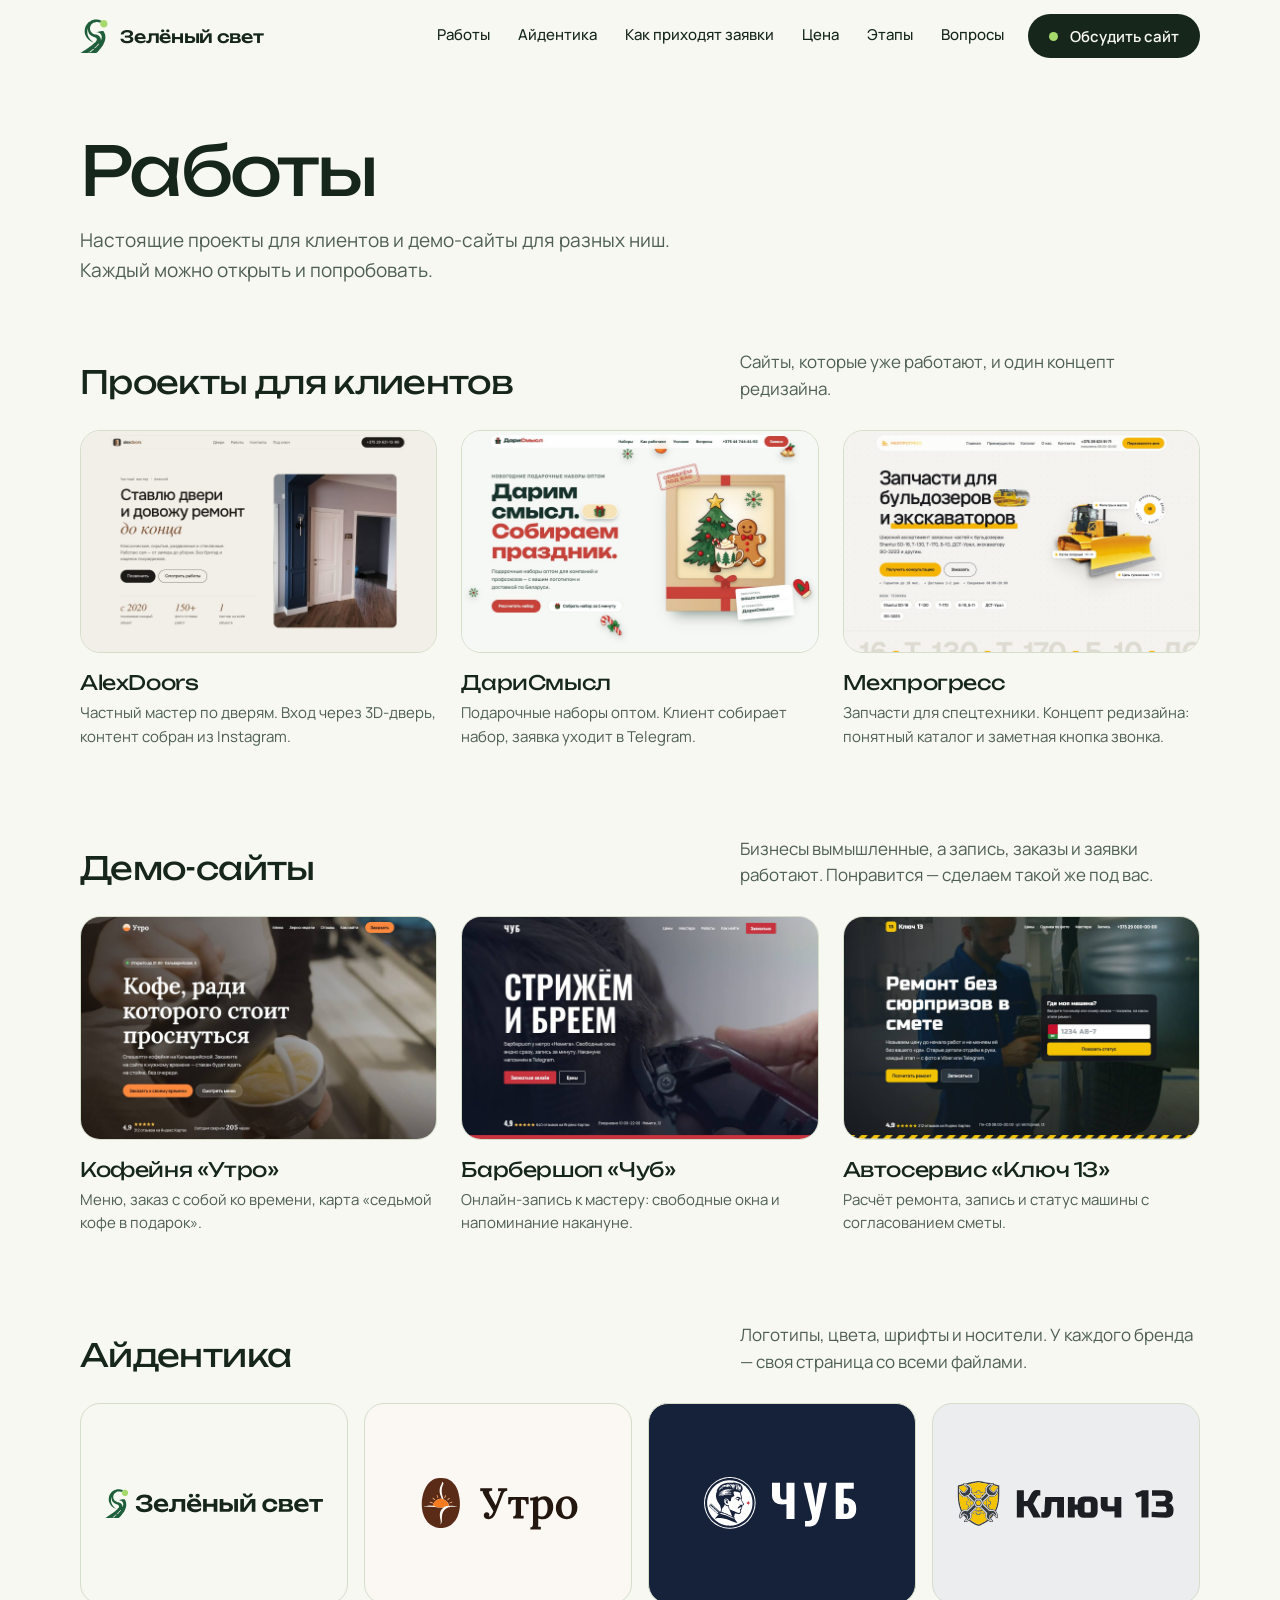
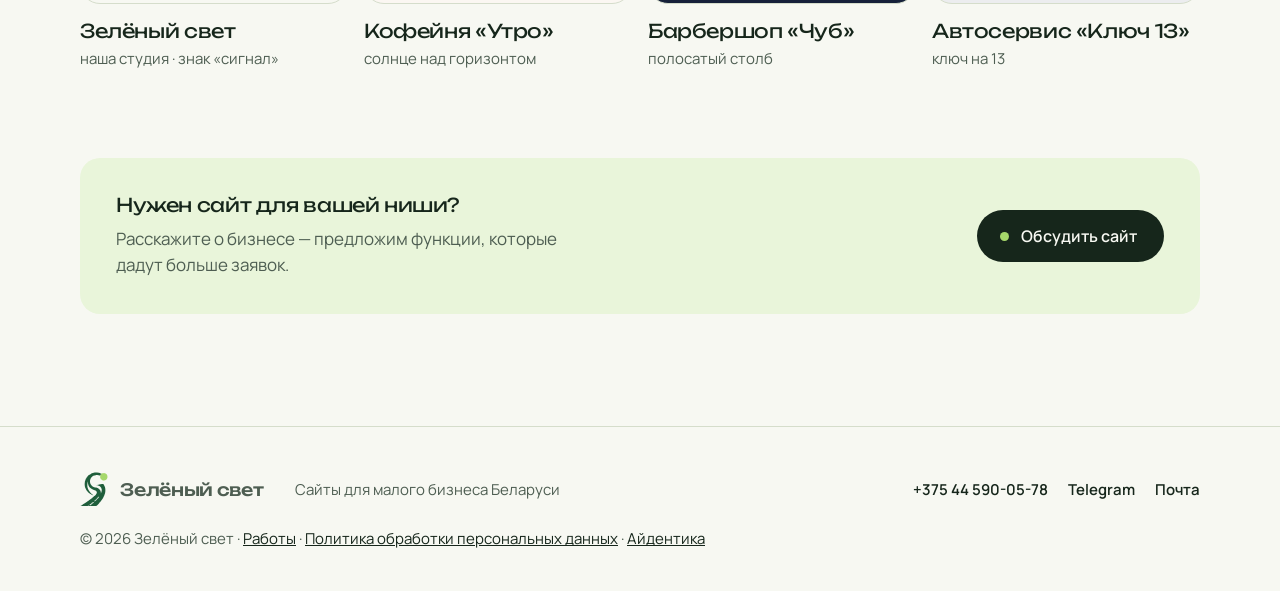
<file: works/index.html>
<!doctype html>
<html lang="ru">
<head>
<meta charset="utf-8">
<meta name="viewport" content="width=device-width, initial-scale=1">
<title>Работы — студия «Зелёный свет»</title>
<meta name="description" content="Сайты для малого бизнеса Беларуси: проекты для клиентов и демо-сайты кофейни, барбершопа и автосервиса.">
<meta name="theme-color" content="#F7F8F2">
<link rel="icon" href="../img/favicon.svg" type="image/svg+xml">
<link rel="stylesheet" href="../css/style.css?v=9">
<script>document.documentElement.classList.add('js')</script>
</head>
<body>
<a class="skip" href="#main">Перейти к содержимому</a>
<header class="header" id="header">
  <div class="wrap header__in">
    <a class="logo" href="../" aria-label="Зелёный свет — на главную"><img src="../img/brand/mark.svg" alt="" width="27" height="34"><b>Зелёный свет</b></a>
    <nav class="nav" aria-label="Разделы">
      <a href="../works/">Работы</a>
      <a href="../#identity">Айдентика</a>
      <a href="../#demo">Как приходят заявки</a>
      <a href="../#price">Цена</a>
      <a href="../#steps">Этапы</a>
      <a href="../#faq">Вопросы</a>
    </nav>
    <a class="btn btn--dark header__cta" href="../#contact">Обсудить сайт</a>
    <button class="burger" type="button" aria-expanded="false" aria-controls="menu">Меню</button>
  </div>
</header>
<div class="menu" id="menu" hidden>
  <nav class="menu__nav" aria-label="Меню">
    <a href="../works/">Работы</a>
    <a href="../#identity">Айдентика</a>
    <a href="../#demo">Как приходят заявки</a>
    <a href="../#price">Цена</a>
    <a href="../#steps">Этапы</a>
    <a href="../#faq">Вопросы</a>
  </nav>
  <a class="btn btn--lime btn--wide" href="../#contact">Обсудить сайт</a>
  <p class="menu__contacts"><a href="tel:+375445900578">+375 44 590-05-78</a><a href="https://t.me/wherewherewheree">Telegram</a></p>
</div>
<main id="main">
<section class="page">
  <div class="wrap">
    <h1>Работы</h1>
    <p class="page__lead">Настоящие проекты для клиентов и демо-сайты для разных ниш. Каждый можно открыть и попробовать.</p>

    <div class="demos-head" style="margin-top:64px"><h3>Проекты для клиентов</h3><p>Сайты, которые уже работают, и один концепт редизайна.</p></div>
    <div class="demos">
      <a class="demo-card" href="https://kirioa.github.io/alexdoors-site/" target="_blank" rel="noopener"><img src="../img/alexdoors-hero.jpg" alt="Сайт AlexDoors" width="1440" height="900" loading="lazy"><b>AlexDoors</b><span>Частный мастер по дверям. Вход через 3D-дверь, контент собран из Instagram.</span></a>
      <a class="demo-card" href="https://darismysl.by" target="_blank" rel="noopener"><img src="../img/darismysl-after.jpg" alt="Сайт ДариСмысл" width="1440" height="900" loading="lazy"><b>ДариСмысл</b><span>Подарочные наборы оптом. Клиент собирает набор, заявка уходит в Telegram.</span></a>
      <div class="demo-card"><img src="../img/mech-after.jpg" alt="Концепт редизайна Мехпрогресс" width="1440" height="900" loading="lazy"><b>Мехпрогресс</b><span>Запчасти для спецтехники. Концепт редизайна: понятный каталог и заметная кнопка звонка.</span></div>
    </div>

    <div class="demos-head"><h3>Демо-сайты</h3><p>Бизнесы вымышленные, а запись, заказы и заявки работают. Понравится — сделаем такой же под вас.</p></div>
    <div class="demos">
      <a class="demo-card" href="../demo/kofe/"><img src="../img/demo-kofe.jpg" alt="Демо-сайт кофейни «Утро»" width="1440" height="900" loading="lazy"><b>Кофейня «Утро»</b><span>Меню, заказ с собой ко времени, карта «седьмой кофе в подарок».</span></a>
      <a class="demo-card" href="../demo/barber/"><img src="../img/demo-barber.jpg" alt="Демо-сайт барбершопа «Чуб»" width="1440" height="900" loading="lazy"><b>Барбершоп «Чуб»</b><span>Онлайн-запись к мастеру: свободные окна и напоминание накануне.</span></a>
      <a class="demo-card" href="../demo/avto/"><img src="../img/demo-avto.jpg" alt="Демо-сайт автосервиса «Ключ 13»" width="1440" height="900" loading="lazy"><b>Автосервис «Ключ 13»</b><span>Расчёт ремонта, запись и статус машины с согласованием сметы.</span></a>
    </div>

    <div class="demos-head"><h3>Айдентика</h3><p>Логотипы, цвета, шрифты и носители. У каждого бренда — своя страница со всеми файлами.</p></div>
    <div class="ids">
      <a class="id-card" href="../brand/" style="--bg:#F7F8F2"><span class="id-card__stage"><img src="../img/brand/logo.svg" alt="Логотип «Зелёный свет»"></span><b>Зелёный свет</b><span>наша студия · знак «сигнал»</span></a>
      <a class="id-card" href="../demo/kofe/brand/" style="--bg:#FBF7F2"><span class="id-card__stage"><img src="../demo/kofe/brand/logo.svg" alt="Логотип кофейни «Утро»"></span><b>Кофейня «Утро»</b><span>солнце над горизонтом</span></a>
      <a class="id-card" href="../demo/barber/brand/" style="--bg:#16213A"><span class="id-card__stage"><img src="../demo/barber/brand/logo-inverse.svg" alt="Логотип барбершопа «Чуб»"></span><b>Барбершоп «Чуб»</b><span>полосатый столб</span></a>
      <a class="id-card" href="../demo/avto/brand/" style="--bg:#ECEDEF"><span class="id-card__stage"><img src="../demo/avto/brand/logo.svg" alt="Логотип автосервиса «Ключ 13»"></span><b>Автосервис «Ключ 13»</b><span>ключ на 13</span></a>
    </div>

    <div class="cta-band">
      <div><h3>Нужен сайт для вашей ниши?</h3><p>Расскажите о бизнесе — предложим функции, которые дадут больше заявок.</p></div>
      <a class="btn btn--dark" href="../#contact">Обсудить сайт</a>
    </div>
  </div>
</section>
</main>
<footer class="footer">
  <div class="wrap footer__in">
    <a class="logo" href="../"><img src="../img/brand/mark.svg" alt="" width="27" height="34"><b>Зелёный свет</b></a>
    <p>Сайты для малого бизнеса Беларуси</p>
    <p class="footer__links"><a href="tel:+375445900578">+375 44 590-05-78</a><a href="https://t.me/wherewherewheree">Telegram</a><a href="mailto:zelenysvetby@mail.ru">Почта</a></p>
    <p class="footer__copy">© 2026 Зелёный свет · <a href="../works/">Работы</a> · <a href="../privacy.html">Политика обработки персональных данных</a> · <a href="../brand/">Айдентика</a></p>
  </div>
</footer>
<script src="../js/main.js?v=6" defer></script>
</body>
</html>
</file>
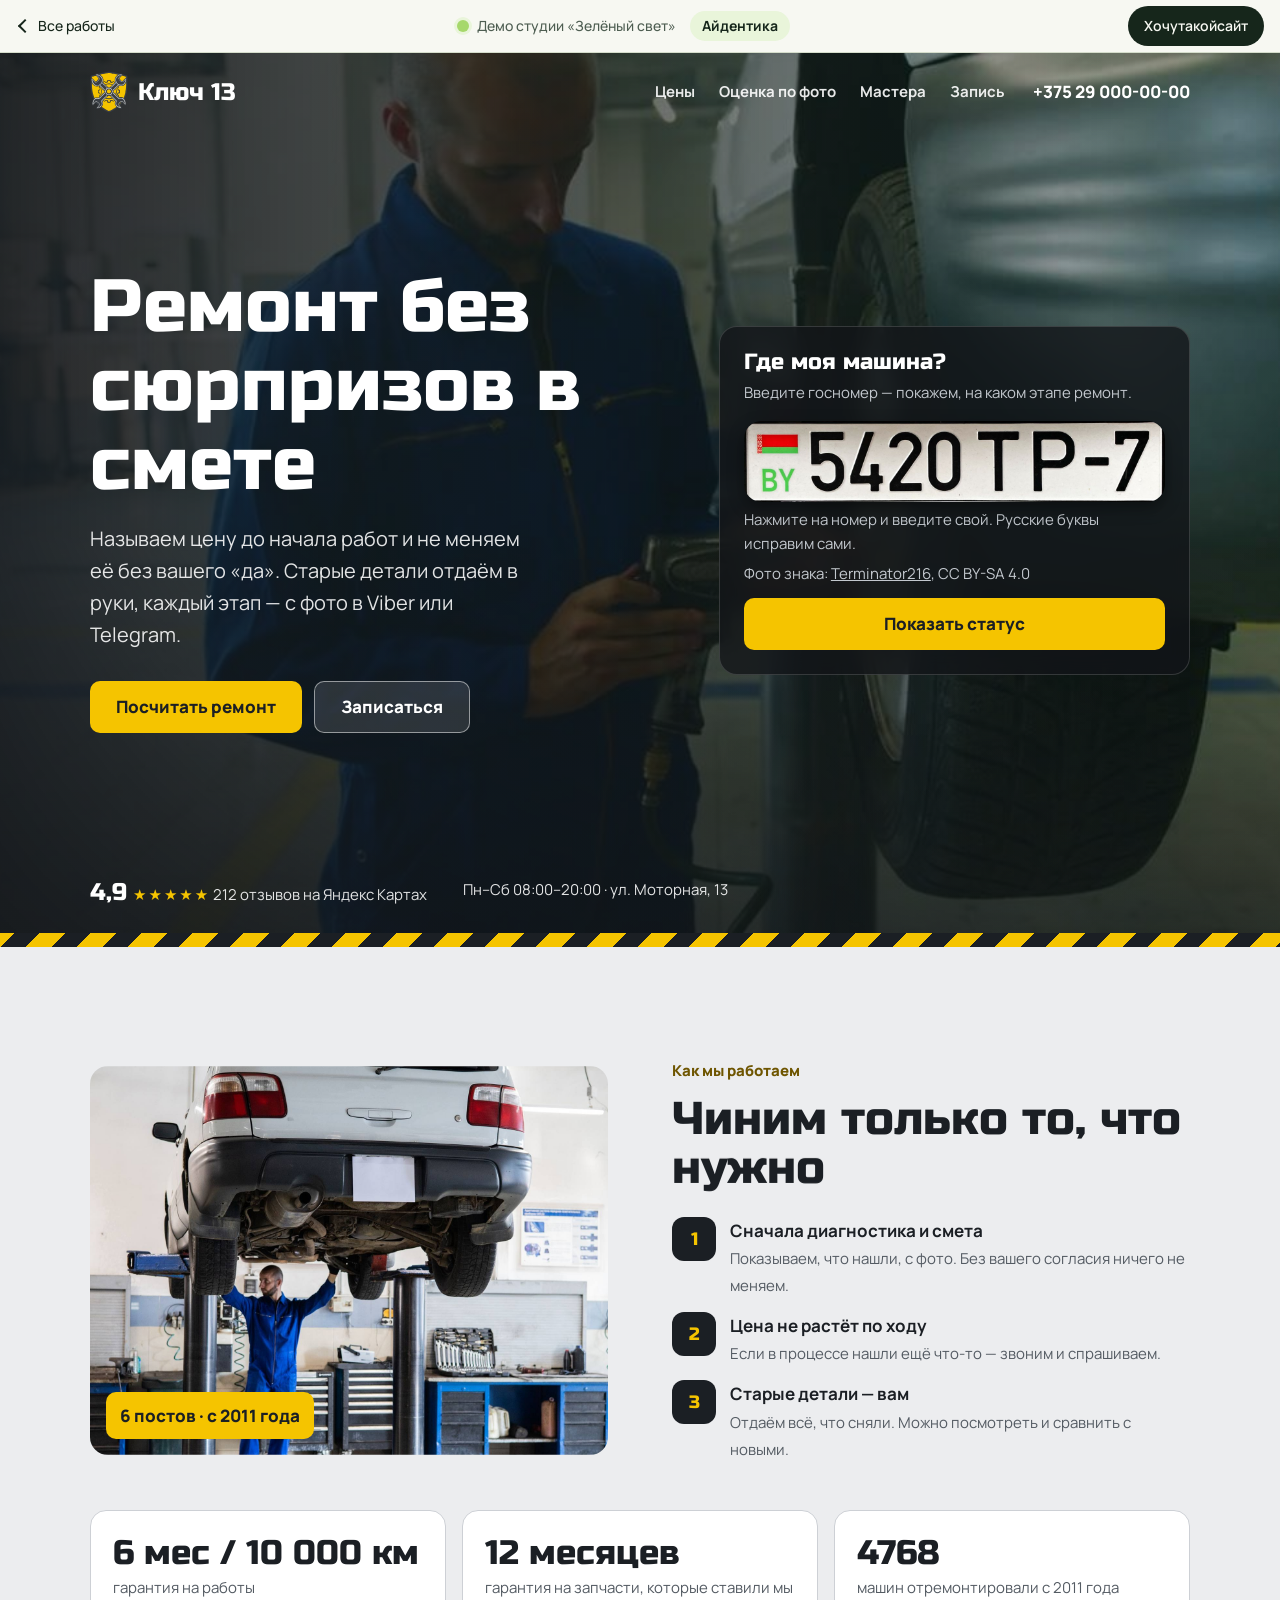
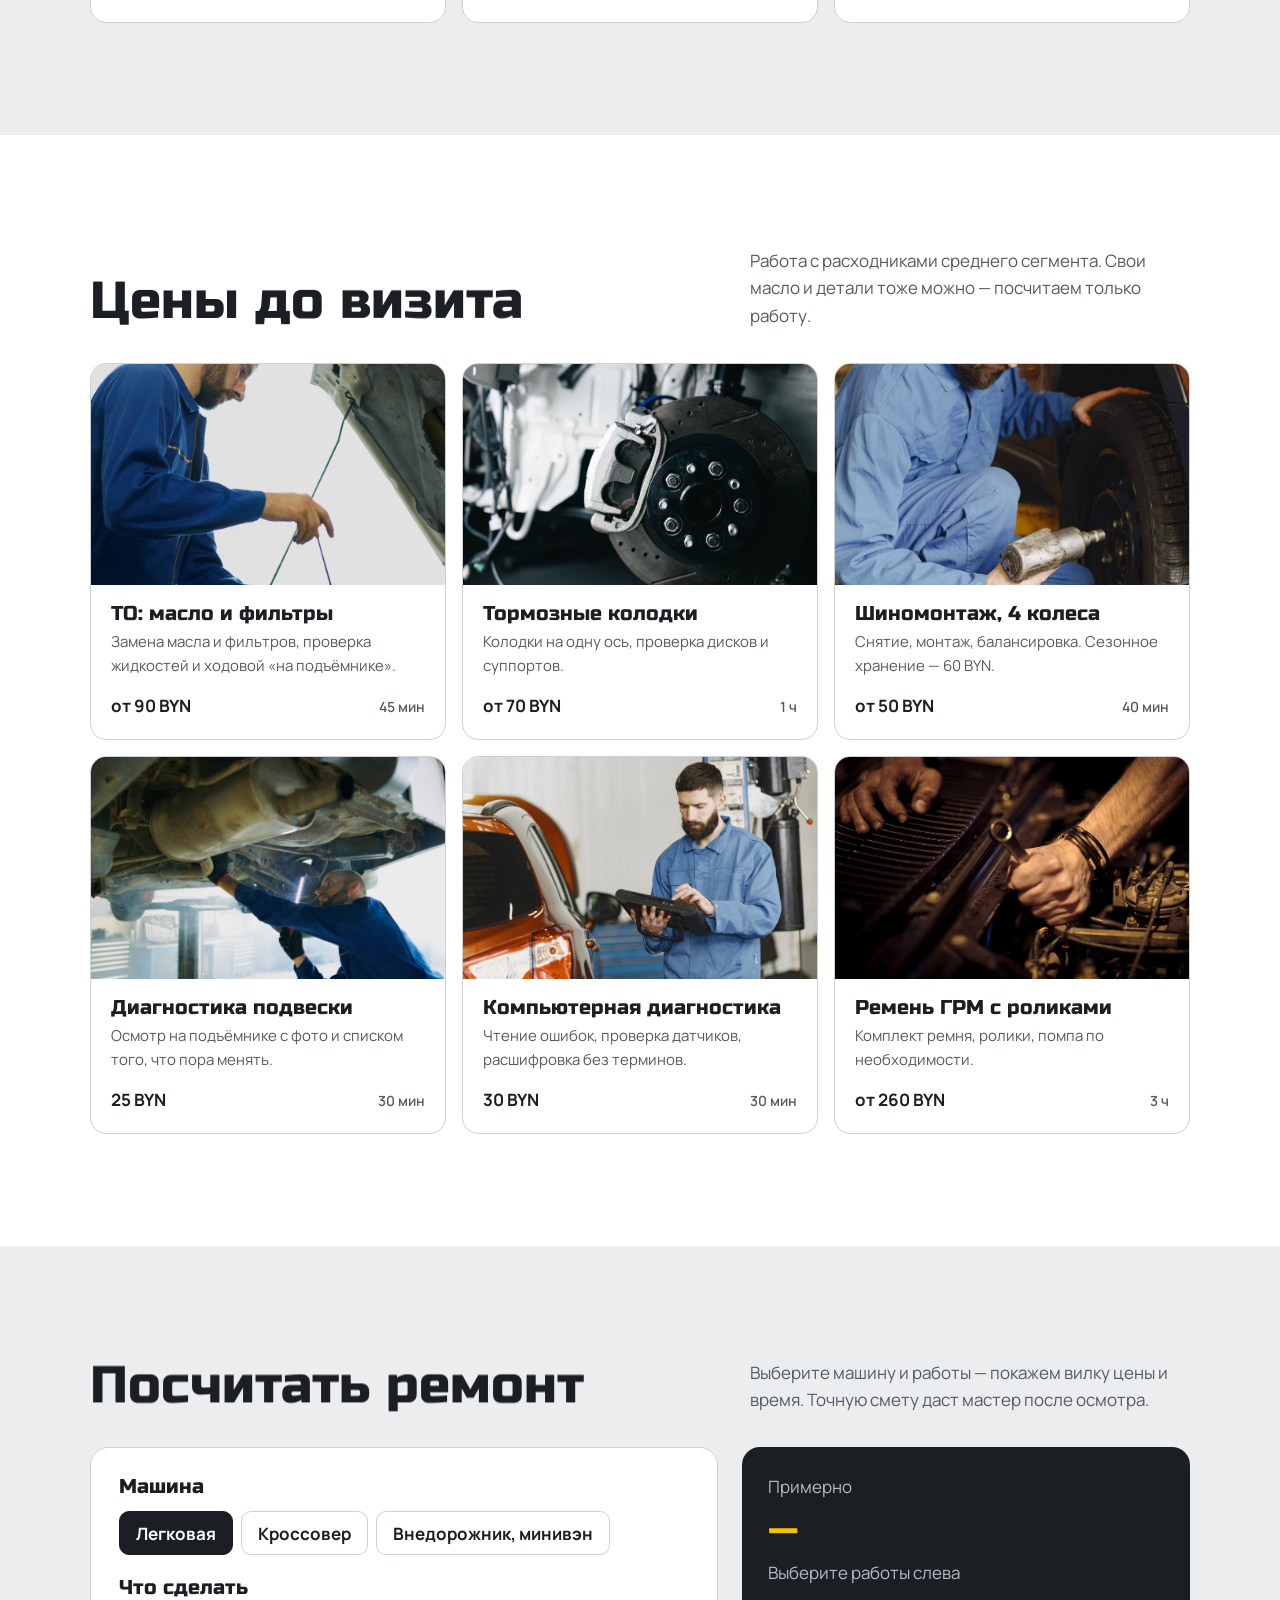
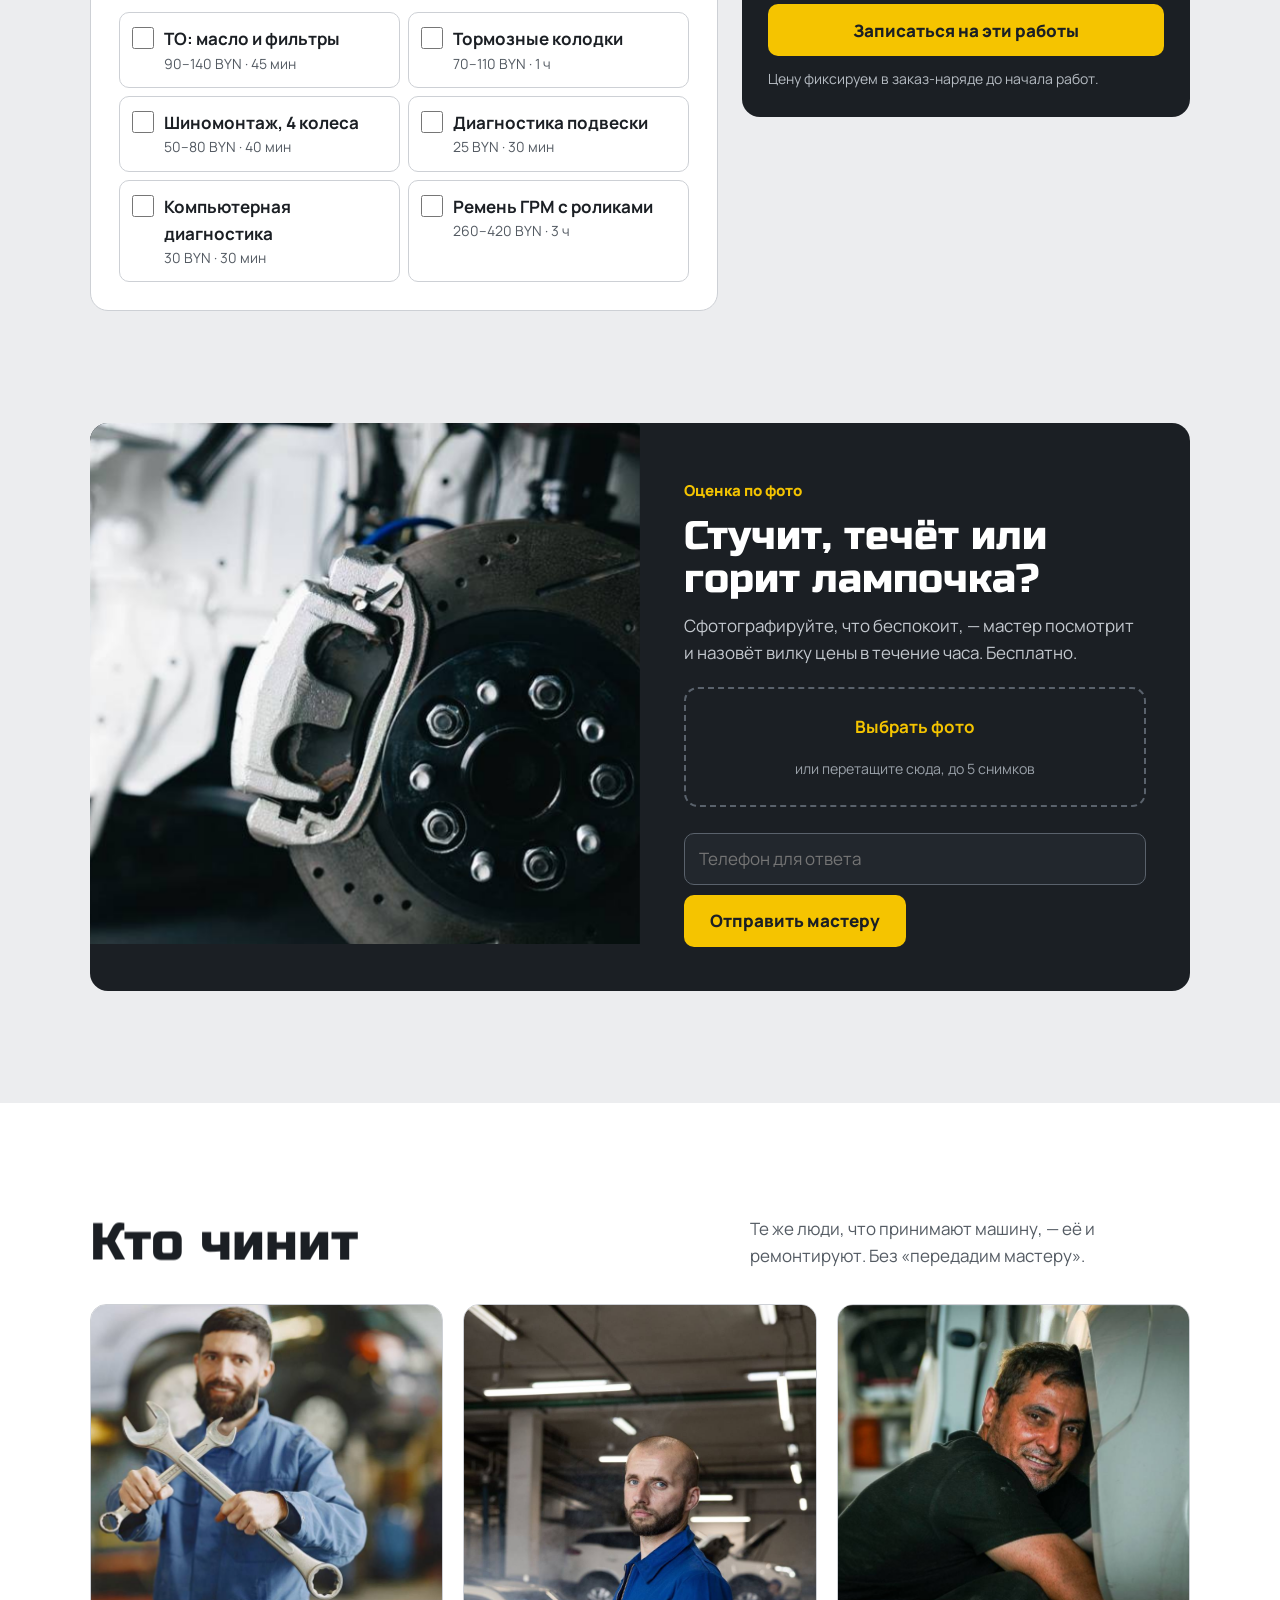
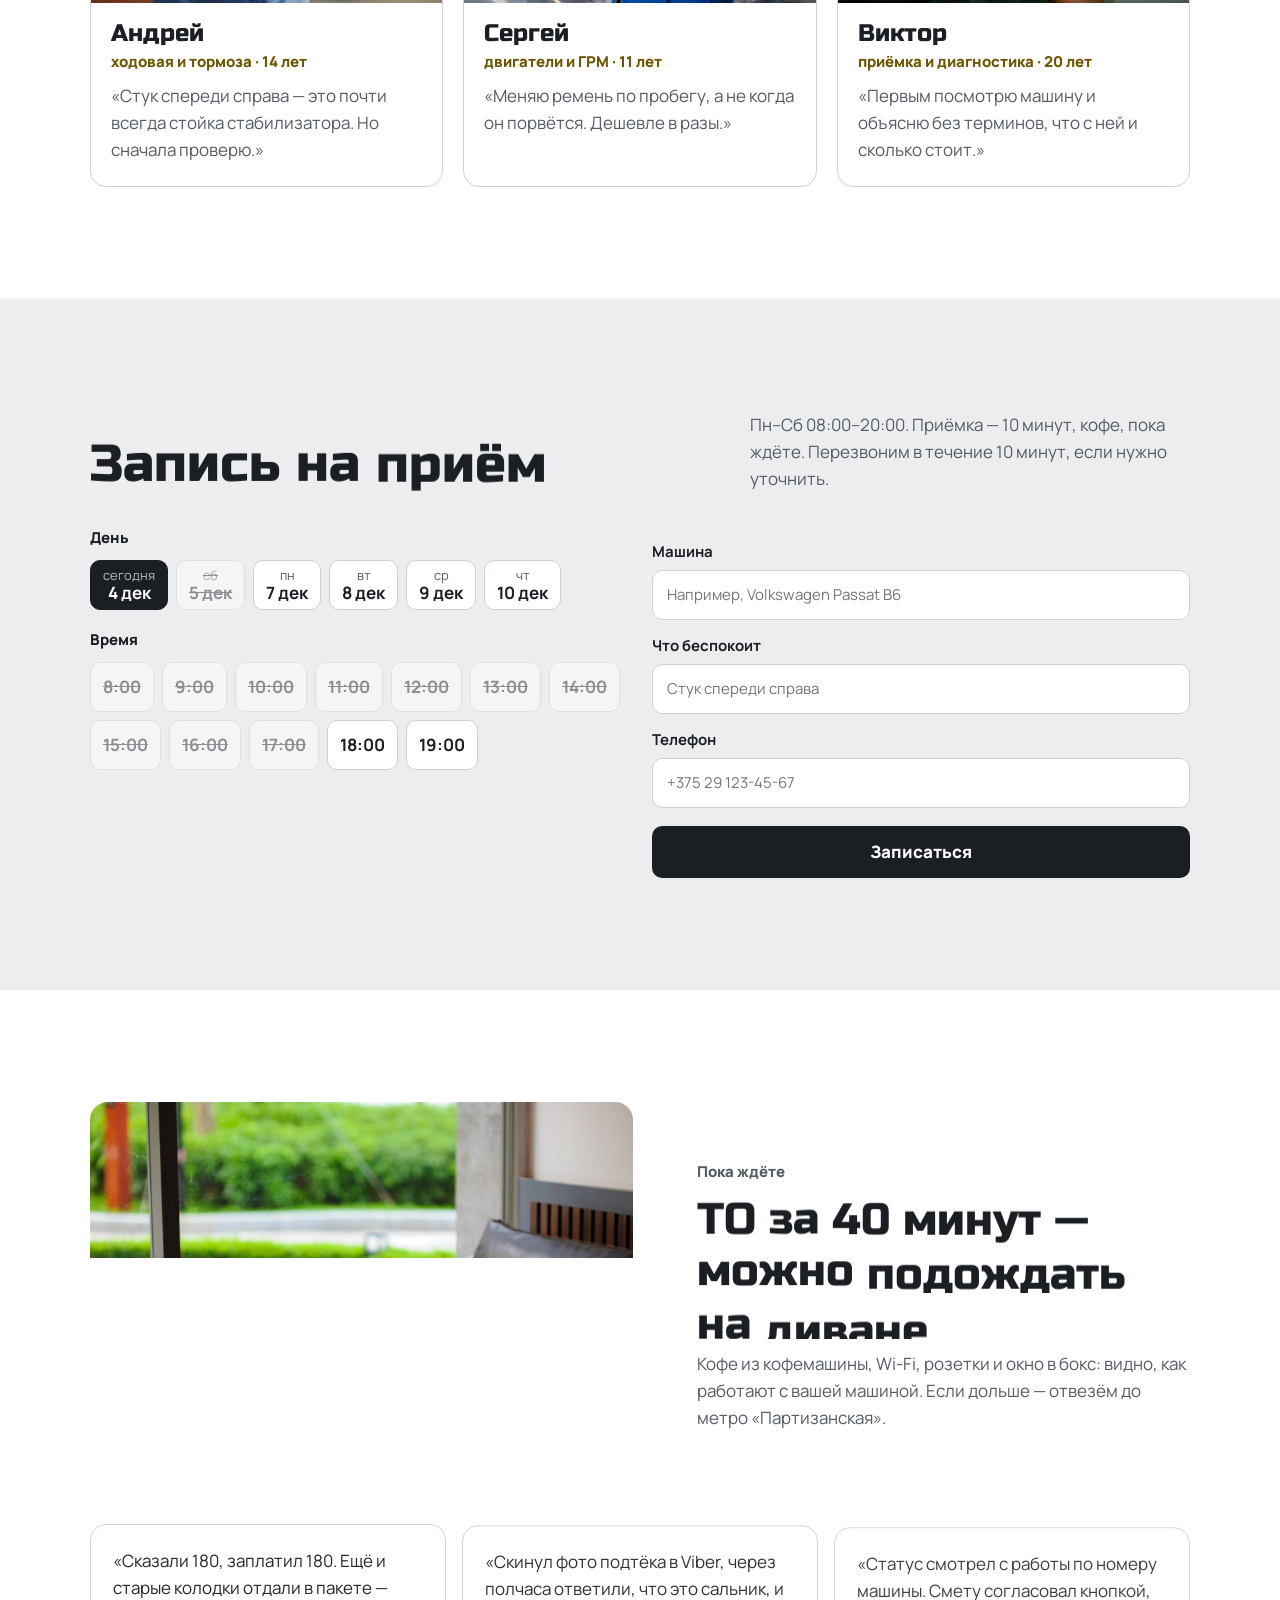
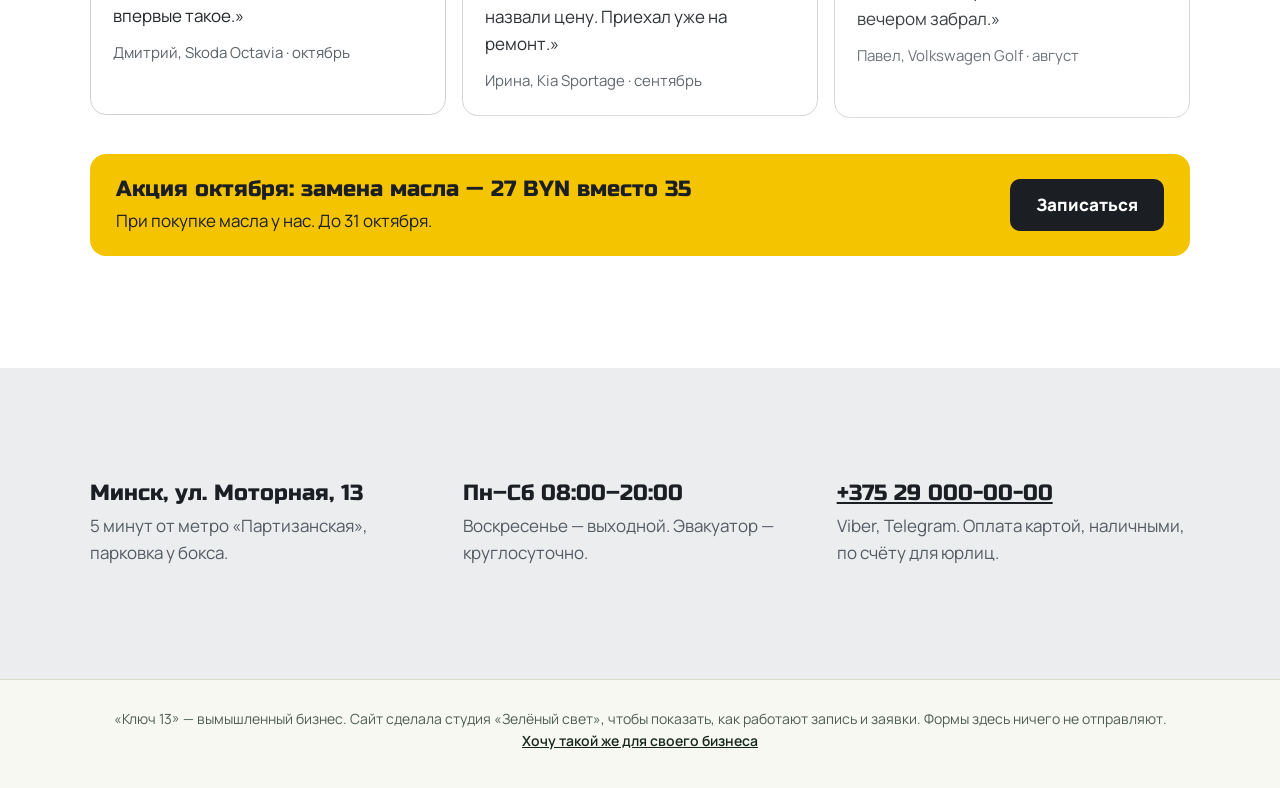
<file: demo/avto/index.html>
<!doctype html>
<html lang="ru">
<head>
<meta charset="utf-8">
<meta name="viewport" content="width=device-width, initial-scale=1">
<title>Автосервис «Ключ 13» — демо-сайт студии «Зелёный свет»</title>
<meta name="description" content="Демо-сайт автосервиса: цены до визита, оценка ремонта по фото, запись на приём и статус машины онлайн. Сделано студией «Зелёный свет».">
<meta name="robots" content="noindex">
<link rel="icon" href="brand/mark.svg" type="image/svg+xml">
<link rel="preload" as="image" href="img/video-gajkovert-koleso-poster.jpg">
<link rel="stylesheet" href="../../css/demo-frame.css?v=6">
<style>
@font-face { font-family: Russo; src: url(../../fonts/russo-cyrillic.woff2) format("woff2"); font-display: swap; unicode-range: U+0400-045F, U+2116; }
@font-face { font-family: Russo; src: url(../../fonts/russo-latin.woff2) format("woff2"); font-display: swap; unicode-range: U+0000-00FF, U+2000-206F; }
@font-face { font-family: Manrope; src: url(../../fonts/manrope-cyrillic.woff2) format("woff2"); font-weight: 200 800; font-display: swap; unicode-range: U+0400-045F, U+2116; }
@font-face { font-family: Manrope; src: url(../../fonts/manrope-latin.woff2) format("woff2"); font-weight: 200 800; font-display: swap; unicode-range: U+0000-00FF, U+2000-206F; }
:root { --concrete: #ECEDEF; --ink: #1B1F24; --yellow: #F5C400; --card: #FFFFFF; --line: #CDD0D5; --muted: #545B63; --ok: #2E8B57; --dark: #121519; }
* { box-sizing: border-box; }
html { scroll-padding-top: 70px; }
body { margin: 0; background: var(--concrete); color: var(--ink); font: 400 17px/1.6 Manrope, system-ui, sans-serif; }
h1, h2, h3 { font-family: Russo, Impact, sans-serif; font-weight: 400; margin: 0; line-height: 1.06; overflow-wrap: break-word; hyphens: auto; }
p { margin: 0; }
img, video { display: block; max-width: 100%; }
button, input, select { font: inherit; color: inherit; }
a { color: inherit; }
:focus-visible { outline: 3px solid var(--yellow); outline-offset: 3px; border-radius: 6px; }
.wrap { max-width: 1180px; margin: 0 auto; padding-inline: clamp(20px, 4vw, 40px); }
.btn { display: inline-flex; align-items: center; justify-content: center; min-height: 52px; padding: 0 26px; border: 0; border-radius: 10px; background: var(--yellow); color: var(--ink); font-weight: 800; text-decoration: none; cursor: pointer; transition: transform .15s, filter .2s; }
.btn:hover { filter: brightness(1.06); }
.btn:active { transform: scale(.98); }
.btn--dark { background: var(--ink); color: #fff; }
.btn--glass { background: rgba(255, 255, 255, .12); color: #fff; border: 1px solid rgba(255, 255, 255, .5); }
.eyebrow { font-weight: 800; font-size: 15px; margin-bottom: 12px; color: #6E5500; }

/* первый экран: видео из бокса */
.hero { position: relative; min-height: min(100svh, 880px); display: flex; flex-direction: column; color: #fff; overflow: hidden; background: var(--dark); }
.hero > .wrap { width: 100%; }
.hero__media { position: absolute; inset: 0; }
.hero__media img, .hero__media video { width: 100%; height: 100%; object-fit: cover; }
.hero__media::after { content: ""; position: absolute; inset: 0; background: linear-gradient(90deg, rgba(18, 21, 25, .9) 0%, rgba(18, 21, 25, .6) 50%, rgba(18, 21, 25, .25) 100%), linear-gradient(0deg, rgba(18, 21, 25, .65), transparent 45%); }
.nav { position: relative; z-index: 2; display: flex; align-items: center; gap: 28px; padding-block: 18px; }
.brand { display: flex; align-items: center; gap: 10px; font: 400 24px Russo, sans-serif; text-decoration: none; }
.brand img { width: auto; height: 42px; }
.nav__links { display: flex; gap: 24px; margin-left: auto; font-weight: 700; font-size: 15px; }
.nav__links a { text-decoration: none; padding: 8px 0; opacity: .9; }
.nav__links a:hover { opacity: 1; text-decoration: underline; text-underline-offset: 6px; }
.nav .tel { font-weight: 800; text-decoration: none; white-space: nowrap; }
.hero__body { position: relative; z-index: 2; flex: 1; display: grid; grid-template-columns: 1.25fr 1fr; gap: 40px; align-items: center; padding-block: 32px 40px; }
.hero__body > * { min-width: 0; }
.hero h1 { font-size: clamp(34px, 5.8vw, 76px); }
.hero__lead { margin-top: 18px; max-width: 38ch; font-size: clamp(18px, 1.6vw, 20px); color: rgba(255, 255, 255, .88); }
.hero__cta { display: flex; gap: 12px; flex-wrap: wrap; margin-top: 30px; }
.hero__foot { position: relative; z-index: 2; display: flex; flex-wrap: wrap; gap: 14px 36px; padding-block: 0 26px; font-size: 15px; color: rgba(255, 255, 255, .88); }
.hero__foot b { font: 400 24px Russo, sans-serif; color: #fff; margin-right: 6px; }
.stars { color: var(--yellow); letter-spacing: 2px; }
.lookup { padding: 24px; border-radius: 18px; background: rgba(18, 21, 25, .78); -webkit-backdrop-filter: blur(10px); backdrop-filter: blur(10px); border: 1px solid rgba(255, 255, 255, .15); }
.lookup h2 { font-size: 22px; }
.lookup p { margin-top: 6px; color: #C3C8CE; font-size: 15px; }
/* белорусский регистрационный знак: фон — фото настоящего знака (Terminator216, CC BY-SA 4.0).
   Пока поле пустое — видно фото целиком; при вводе — та же пластина без символов, поверх печатаются ваши. */
@font-face { font-family: Plate; src: url(../../fonts/plate-latin.woff2) format("woff2"); font-weight: 600; font-display: swap; }
.plate { position: relative; display: block; margin-top: 16px; aspect-ratio: 2573 / 495; background: #E9E9E6 url(img/plate-real.jpg) center / 100% 100% no-repeat; border-radius: 1.4cqw; box-shadow: 0 6px 16px rgba(0, 0, 0, .4); container-type: inline-size; cursor: text; }
.plate:focus-within, .plate:has(input:not(:placeholder-shown)) { background-image: url(img/plate-blank.jpg); }
.plate input { position: absolute; inset: 0; width: 100%; height: 100%; border: 0; padding: 0; background: transparent; color: transparent; caret-color: transparent; font-size: 16px; cursor: text; }
.plate input:focus { outline: none; }
.plate input::placeholder { color: transparent; }
.plate__glyphs { position: absolute; inset: 0; width: 100%; height: 100%; pointer-events: none; }
.plate__glyphs text { font-family: Plate, "Arial Narrow", sans-serif; font-weight: 600; font-size: 520px; }
.plate__glyphs .ink { fill: #151515; }
.plate__glyphs .lip { fill: rgba(255, 255, 255, .9); }
.plate__glyphs .ghost { fill: #C9CCCF; }
.plate__glyphs .cur { fill: #C8102E; }
@media (prefers-reduced-motion: no-preference) { .plate__glyphs .cur { animation: curBlink 1s steps(1) infinite; } }
@keyframes curBlink { 50% { opacity: 0; } }
.plate:focus-within { box-shadow: 0 6px 16px rgba(0, 0, 0, .4), 0 0 0 3px var(--yellow); }
.plate-credit { margin-top: 6px; font-size: 12px; color: #8B9299; }
.plate-credit a { color: inherit; }
.plate-hint { margin-top: 10px; font-size: 13px; color: #9AA1A9; }
.lookup .btn { width: 100%; margin-top: 12px; }
.stripes { height: 14px; background: repeating-linear-gradient(-45deg, var(--yellow) 0 18px, var(--ink) 18px 36px); }
@media (prefers-reduced-motion: no-preference) { .stripes { background-size: 51px 100%; animation: roll 2.4s linear infinite; } }
@keyframes roll { to { background-position: 51px 0; } }

section { padding-block: clamp(64px, 9vw, 112px); }
.sec-head { display: flex; justify-content: space-between; align-items: end; gap: 20px 48px; flex-wrap: wrap; margin-bottom: 34px; }
.sec-head h2 { font-size: clamp(28px, 4.4vw, 52px); }
.sec-head p { color: var(--muted); max-width: 44ch; }

/* обещания с фото */
.promise { display: grid; grid-template-columns: 1fr 1fr; gap: clamp(28px, 5vw, 64px); align-items: center; }
.promise__photo { position: relative; border-radius: 18px; overflow: hidden; aspect-ratio: 4 / 3; }
.promise__photo img { width: 100%; height: 112%; object-fit: cover; }
.promise__tag { position: absolute; left: 16px; bottom: 16px; padding: 10px 14px; border-radius: 10px; background: var(--yellow); font-weight: 800; }
.promise h2 { font-size: clamp(28px, 3.8vw, 46px); }
.promise ul { list-style: none; margin: 24px 0 0; padding: 0; display: grid; gap: 14px; }
.promise li { display: grid; grid-template-columns: 44px 1fr; gap: 14px; align-items: start; }
.promise li i { width: 44px; height: 44px; border-radius: 12px; background: var(--ink); color: var(--yellow); display: grid; place-items: center; font: 400 18px Russo, sans-serif; font-style: normal; }
.promise li b { display: block; }
.promise li span { color: var(--muted); font-size: 15px; }
.guarantee { display: grid; grid-template-columns: repeat(3, 1fr); gap: 16px; margin-top: 48px; }
.guarantee div { padding: 22px; border-radius: 16px; background: var(--card); border: 1px solid var(--line); }
.guarantee b { display: block; font: 400 34px Russo, sans-serif; }
.guarantee span { color: var(--muted); font-size: 15px; }

/* статус ремонта */
.status[hidden] { display: none; }
.status { display: grid; grid-template-columns: 1fr 1.3fr; gap: 28px; align-items: start; }
.car { padding: 24px; border-radius: 18px; background: var(--card); border: 1px solid var(--line); }
.car h3 { font: 600 34px/1 Plate, "Arial Narrow", sans-serif; letter-spacing: .03em; }
.car p { margin-top: 8px; color: var(--muted); }
.car .eta { margin-top: 16px; padding: 12px 14px; border-radius: 10px; background: var(--concrete); font-weight: 700; color: var(--ink); }
.car__master { display: flex; align-items: center; gap: 12px; margin-top: 16px; }
.car__master img { width: 52px; height: 52px; border-radius: 50%; object-fit: cover; object-position: top; }
.track { list-style: none; margin: 0; padding: 0; }
.track > li { position: relative; display: grid; grid-template-columns: 34px 1fr; gap: 14px; padding-bottom: 22px; }
.track > li::before { content: ""; position: absolute; left: 16px; top: 34px; bottom: 0; width: 2px; background: var(--line); }
.track > li:last-child::before { display: none; }
.track i { width: 34px; height: 34px; border-radius: 50%; border: 2px solid var(--line); background: var(--card); display: grid; place-items: center; font-style: normal; font-weight: 800; font-size: 14px; }
.track > li.done i { background: var(--ok); border-color: var(--ok); color: #fff; }
.track > li.done::before { background: var(--ok); }
.track > li.now i { background: var(--yellow); border-color: var(--yellow); }
.track b { display: block; }
.track small { color: var(--muted); font-size: 15px; }
.track__photo { margin-top: 10px; width: min(260px, 100%); border-radius: 10px; overflow: hidden; }
.track__photo img { aspect-ratio: 16 / 10; object-fit: cover; }
.estimate { margin-top: 10px; padding: 14px; border-radius: 12px; background: var(--card); border: 2px solid var(--yellow); }
.estimate ul { margin: 8px 0 12px; padding-left: 18px; color: var(--muted); font-size: 15px; }
.estimate .row { display: flex; gap: 8px; flex-wrap: wrap; }
.estimate .btn { min-height: 44px; padding: 0 18px; }

/* услуги и цены */
.services { display: grid; grid-template-columns: repeat(3, 1fr); gap: 16px; }
.svc { display: flex; flex-direction: column; border-radius: 16px; overflow: hidden; background: var(--card); border: 1px solid var(--line); }
.svc__img { aspect-ratio: 16 / 10; overflow: hidden; }
.svc__img img { width: 100%; height: 100%; object-fit: cover; transition: transform .7s; }
.svc:hover .svc__img img { transform: scale(1.05); }
.svc__body { padding: 18px 20px 20px; display: flex; flex-direction: column; gap: 6px; flex: 1; }
.svc h3 { font-size: 20px; }
.svc p { color: var(--muted); font-size: 15px; flex: 1; }
.svc .cost { display: flex; justify-content: space-between; align-items: baseline; margin-top: 8px; font-weight: 800; }
.svc .cost span { color: var(--muted); font-weight: 600; font-size: 14px; }

/* калькулятор */
.calc { display: grid; grid-template-columns: 1.4fr 1fr; gap: 24px; align-items: start; }
.box { padding: clamp(20px, 3vw, 28px); border-radius: 18px; background: var(--card); border: 1px solid var(--line); }
.box h3 { font-size: 20px; margin-bottom: 14px; }
.seg { display: flex; flex-wrap: wrap; gap: 8px; margin-bottom: 22px; }
.seg label { position: relative; }
.seg input { position: absolute; inset: 0; opacity: 0; margin: 0; cursor: pointer; }
.seg span { display: inline-flex; align-items: center; min-height: 44px; padding: 0 16px; border-radius: 10px; border: 1px solid var(--line); font-weight: 700; }
.seg input:checked + span { background: var(--ink); color: #fff; border-color: var(--ink); }
.seg input:focus-visible + span { outline: 3px solid var(--yellow); outline-offset: 2px; }
.works { display: grid; grid-template-columns: 1fr 1fr; gap: 8px; }
.work { display: flex; gap: 10px; align-items: flex-start; padding: 12px; border-radius: 10px; border: 1px solid var(--line); cursor: pointer; }
.work input { width: 22px; height: 22px; margin: 2px 0 0; accent-color: var(--ink); flex: none; }
.work small { display: block; color: var(--muted); font-size: 14px; }
.work:has(input:checked) { border-color: var(--ink); background: #F6F6F7; }
.result { position: sticky; top: 80px; padding: 26px; border-radius: 18px; background: var(--ink); color: #fff; }
.result p { color: #B6BCC3; }
.result .sum { margin: 8px 0 4px; font: 400 clamp(30px, 3vw, 40px) Russo, sans-serif; color: var(--yellow); white-space: nowrap; }
.result .btn { width: 100%; margin-top: 18px; }
.result small { display: block; margin-top: 12px; color: #B6BCC3; font-size: 14px; }

/* оценка по фото */
.photo-est { display: grid; grid-template-columns: 1fr 1fr; border-radius: 18px; overflow: hidden; background: var(--ink); color: #fff; }
.photo-est__img img { width: 100%; height: 100%; object-fit: cover; min-height: 320px; }
.photo-est__body { padding: clamp(24px, 4vw, 44px); display: flex; flex-direction: column; justify-content: center; }
.photo-est h2 { font-size: clamp(26px, 3.4vw, 40px); }
.photo-est p { margin-top: 12px; color: #C3C8CE; }
.drop { display: grid; place-items: center; gap: 6px; margin-top: 20px; min-height: 120px; padding: 18px; border-radius: 14px; border: 2px dashed #5A626C; text-align: center; cursor: pointer; transition: border-color .2s; }
.drop:hover, .drop:focus-within { border-color: var(--yellow); }
.drop input { position: absolute; width: 1px; height: 1px; opacity: 0; }
.drop b { color: var(--yellow); }
.drop small { color: #9AA1A9; }
.thumbs { display: flex; gap: 8px; flex-wrap: wrap; margin-top: 12px; }
.thumbs img { width: 72px; height: 72px; object-fit: cover; border-radius: 10px; }
.photo-est .row { display: flex; gap: 10px; flex-wrap: wrap; margin-top: 14px; }
.photo-est input[type=tel] { flex: 1 1 180px; min-height: 52px; padding: 0 14px; border-radius: 10px; border: 1px solid #5A626C; background: #22272D; color: #fff; }
.photo-est .err { color: #FFB4A8; }

/* команда */
.team { display: grid; grid-template-columns: repeat(3, 1fr); gap: 20px; }
.mech { border-radius: 16px; overflow: hidden; background: var(--card); border: 1px solid var(--line); }
.mech__photo { aspect-ratio: 4 / 3.4; overflow: hidden; }
.mech__photo img { width: 100%; height: 100%; object-fit: cover; object-position: top; }
.mech__body { padding: 18px 20px 22px; }
.mech h3 { font-size: 24px; }
.mech .role { color: #6E5500; font-weight: 800; font-size: 15px; }
.mech q { display: block; margin-top: 8px; color: var(--muted); }

/* запись */
.book { display: grid; grid-template-columns: 1fr 1fr; gap: 24px; }
.days, .hours { display: flex; flex-wrap: wrap; gap: 8px; }
.days button, .hours button { min-height: 50px; min-width: 64px; padding: 4px 12px; border-radius: 10px; border: 1px solid var(--line); background: var(--card); font-weight: 700; cursor: pointer; line-height: 1.15; }
.days button small { display: block; font-weight: 400; color: var(--muted); font-size: 13px; }
.days button[aria-pressed="true"], .hours button[aria-pressed="true"] { background: var(--ink); color: #fff; border-color: var(--ink); }
.days button[aria-pressed="true"] small { color: #B6BCC3; }
.days button:disabled, .hours button:disabled { opacity: .45; text-decoration: line-through; cursor: not-allowed; }
.field { display: grid; gap: 6px; margin-top: 14px; font-size: 15px; font-weight: 700; }
.field input { min-height: 50px; padding: 0 14px; border-radius: 10px; border: 1px solid var(--line); background: #fff; font-weight: 400; }
.field input:focus { outline: none; border-color: var(--ink); box-shadow: 0 0 0 3px var(--yellow); }
.err { margin-top: 10px; color: #B3402E; font-size: 15px; }
.err:empty { display: none; }
.book .btn { margin-top: 18px; width: 100%; }
.okmsg { padding: 18px; border-radius: 12px; background: #E6F3EC; margin-top: 16px; }
.okmsg[hidden] { display: none; }
.label { margin: 18px 0 10px; font-weight: 800; font-size: 15px; }
.label:first-child { margin-top: 0; }

/* ожидание и отзывы */
.wait { display: grid; grid-template-columns: 1.1fr 1fr; gap: clamp(28px, 5vw, 64px); align-items: center; }
.wait__photo { border-radius: 18px; overflow: hidden; aspect-ratio: 16 / 11; }
.wait__photo img { width: 100%; height: 100%; object-fit: cover; }
.wait h2 { font-size: clamp(28px, 3.6vw, 44px); }
.wait p { margin-top: 14px; color: var(--muted); }
.reviews { display: grid; grid-template-columns: repeat(3, 1fr); gap: 16px; margin-top: 48px; }
.review { padding: 22px; border-radius: 16px; background: var(--card); border: 1px solid var(--line); }
.review span { display: block; margin-top: 12px; color: var(--muted); font-size: 15px; }
.promo { display: flex; flex-wrap: wrap; align-items: center; justify-content: space-between; gap: 16px; margin-top: 40px; padding: 22px 26px; border-radius: 16px; background: var(--yellow); }
.promo b { font: 400 22px Russo, sans-serif; }
.promo p { margin-top: 4px; }

.facts { display: grid; grid-template-columns: repeat(3, 1fr); gap: 20px; }
.facts b { display: block; font: 400 22px Russo, sans-serif; margin-bottom: 6px; }
.facts p { color: var(--muted); }

@media (max-width: 960px) {
  .nav__links { display: none; }
  .nav .tel { margin-left: auto; }
  .hero__body, .status, .calc, .book, .promise, .photo-est, .wait { grid-template-columns: 1fr; }
  .services, .team, .reviews { grid-template-columns: 1fr 1fr; }
  .result { position: static; }
  .photo-est__img img { min-height: 220px; max-height: 300px; }
}
@media (max-width: 620px) {
  .services, .team, .reviews, .works, .facts, .guarantee { grid-template-columns: 1fr; }
  .hero__cta .btn { flex: 1 1 100%; }
}
@media (max-width: 380px) { .brand { font-size: 19px; gap: 8px; } .brand img { height: 36px; } .nav { gap: 12px; } .nav .tel { font-size: 14px; } }
</style>
</head>
<body data-demo="avto" data-demo-name="Автосервис «Ключ 13»" data-service="Сайт компании">

<header class="hero" data-hero>
  <div class="hero__media" aria-hidden="true"><img class="kenburns" id="heroPoster" src="img/video-gajkovert-koleso-poster.jpg" alt=""></div>
  <div class="wrap nav">
    <a class="brand" href="#"><img src="brand/mark.svg" alt="" width="38" height="42">Ключ 13</a>
    <nav class="nav__links" aria-label="Разделы"><a href="#price">Цены</a><a href="#photo">Оценка по фото</a><a href="#team">Мастера</a><a href="#book">Запись</a></nav>
    <a class="tel" href="tel:+375290000000">+375 29 000-00-00</a>
  </div>
  <div class="wrap hero__body">
    <div>
      <h1 class="words">Ремонт без сюрпризов в смете</h1>
      <p class="hero__lead">Называем цену до начала работ и не меняем её без вашего «да». Старые детали отдаём в руки, каждый этап — с фото в Viber или Telegram.</p>
      <div class="hero__cta"><a class="btn" href="#calc">Посчитать ремонт</a><a class="btn btn--glass" href="#book">Записаться</a></div>
    </div>
    <form class="lookup" id="lookup" novalidate>
      <h2>Где моя машина?</h2>
      <p>Введите госномер — покажем, на каком этапе ремонт.</p>
      <label class="plate"><svg class="plate__glyphs" viewBox="0 0 2573 495" aria-hidden="true"></svg><input name="q" placeholder="1234 AB-7" maxlength="9" aria-label="Госномер, например 1234 AB-7" autocomplete="off" autocapitalize="characters" spellcheck="false"></label>
      <p class="plate-hint">Нажмите на номер и введите свой. Русские буквы исправим сами.</p>
      <p class="plate-credit">Фото знака: <a href="https://commons.wikimedia.org/wiki/File:License_plate_of_Belarus_5420_TP-7_(2023).jpg" target="_blank" rel="noopener">Terminator216</a>, CC BY-SA 4.0</p>
      <button class="btn" type="submit">Показать статус</button>
    </form>
  </div>
  <div class="wrap hero__foot">
    <span><b>4,9</b><span class="stars" aria-hidden="true">★★★★★</span> 212 отзывов на Яндекс Картах</span>
    <span>Пн–Сб 08:00–20:00 · ул. Моторная, 13</span>
  </div>
</header>
<div class="stripes" aria-hidden="true"></div>

<main>
  <section id="status" hidden>
    <div class="wrap">
      <div class="sec-head"><h2>Статус ремонта</h2><p>Каждый этап приходит вам в Viber с фото. Звонить и спрашивать «ну как там» не нужно.</p></div>
      <div class="status">
        <div class="car" id="car"></div>
        <ol class="track" id="track"></ol>
      </div>
    </div>
  </section>

  <section>
    <div class="wrap promise">
      <div class="promise__photo wipe"><img src="img/boks-04-mekhanik-pod-mashinoj.jpg" alt="Бокс автосервиса, машина на подъёмнике" loading="lazy" data-speed="0.6"><span class="promise__tag">6 постов · с 2011 года</span></div>
      <div>
        <p class="eyebrow">Как мы работаем</p>
        <h2 class="words">Чиним только то, что нужно</h2>
        <ul>
          <li class="rise"><i>1</i><div><b>Сначала диагностика и смета</b><span>Показываем, что нашли, с фото. Без вашего согласия ничего не меняем.</span></div></li>
          <li class="rise"><i>2</i><div><b>Цена не растёт по ходу</b><span>Если в процессе нашли ещё что-то — звоним и спрашиваем.</span></div></li>
          <li class="rise"><i>3</i><div><b>Старые детали — вам</b><span>Отдаём всё, что сняли. Можно посмотреть и сравнить с новыми.</span></div></li>
        </ul>
      </div>
    </div>
    <div class="wrap guarantee">
      <div class="rise"><b>6 мес / 10 000 км</b><span>гарантия на работы</span></div>
      <div class="rise"><b>12 месяцев</b><span>гарантия на запчасти, которые ставили мы</span></div>
      <div class="rise"><b data-count="4800">4800</b><span>машин отремонтировали с 2011 года</span></div>
    </div>
  </section>

  <section id="price" style="background:#fff">
    <div class="wrap">
      <div class="sec-head"><h2 class="words">Цены до визита</h2><p>Работа с расходниками среднего сегмента. Свои масло и детали тоже можно — посчитаем только работу.</p></div>
      <div class="services" id="services"></div>
    </div>
  </section>

  <section id="calc">
    <div class="wrap">
      <div class="sec-head"><h2 class="words">Посчитать ремонт</h2><p>Выберите машину и работы — покажем вилку цены и время. Точную смету даст мастер после осмотра.</p></div>
      <form class="calc" id="calcForm">
        <div class="box">
          <h3>Машина</h3>
          <div class="seg">
            <label><input type="radio" name="cls" value="1" checked><span>Легковая</span></label>
            <label><input type="radio" name="cls" value="1.2"><span>Кроссовер</span></label>
            <label><input type="radio" name="cls" value="1.35"><span>Внедорожник, минивэн</span></label>
          </div>
          <h3>Что сделать</h3>
          <div class="works" id="works"></div>
        </div>
        <div class="result" aria-live="polite">
          <p>Примерно</p>
          <p class="sum" id="sum">—</p>
          <p id="time">Выберите работы слева</p>
          <button class="btn" type="button" id="toBook">Записаться на эти работы</button>
          <small>Цену фиксируем в заказ-наряде до начала работ.</small>
        </div>
      </form>
    </div>
  </section>

  <section id="photo" style="padding-top:0">
    <div class="wrap">
      <div class="photo-est">
        <div class="photo-est__img wipe"><img src="img/tormoznoj-disk-support-krupno.jpg" alt="Тормозной диск и суппорт крупным планом" loading="lazy"></div>
        <div class="photo-est__body">
          <p class="eyebrow" style="color:var(--yellow)">Оценка по фото</p>
          <h2>Стучит, течёт или горит лампочка?</h2>
          <p>Сфотографируйте, что беспокоит, — мастер посмотрит и назовёт вилку цены в течение часа. Бесплатно.</p>
          <form id="photoForm" novalidate>
            <label class="drop"><input type="file" name="photos" accept="image/*" multiple><b>Выбрать фото</b><small>или перетащите сюда, до 5 снимков</small></label>
            <div class="thumbs" id="thumbs"></div>
            <div class="row"><input type="tel" name="phone" placeholder="Телефон для ответа" autocomplete="tel" maxlength="20" aria-label="Телефон"><button class="btn" type="submit">Отправить мастеру</button></div>
            <p class="err" id="photoErr" role="alert"></p>
          </form>
        </div>
      </div>
    </div>
  </section>

  <section id="team" style="background:#fff">
    <div class="wrap">
      <div class="sec-head"><h2 class="words">Кто чинит</h2><p>Те же люди, что принимают машину, — её и ремонтируют. Без «передадим мастеру».</p></div>
      <div class="team">
        <article class="mech rise"><div class="mech__photo"><img src="img/portret-mekhanik-klyuchi.jpg" alt="Мастер Андрей" loading="lazy"></div><div class="mech__body"><h3>Андрей</h3><span class="role">ходовая и тормоза · 14 лет</span><q>Стук спереди справа — это почти всегда стойка стабилизатора. Но сначала проверю.</q></div></article>
        <article class="mech rise"><div class="mech__photo"><img src="img/portret-mekhanik-boks.jpg" alt="Мастер Сергей" loading="lazy"></div><div class="mech__body"><h3>Сергей</h3><span class="role">двигатели и ГРМ · 11 лет</span><q>Меняю ремень по пробегу, а не когда он порвётся. Дешевле в разы.</q></div></article>
        <article class="mech rise"><div class="mech__photo"><img src="img/portret-mekhanik-ulybka.jpg" alt="Мастер Виктор" loading="lazy"></div><div class="mech__body"><h3>Виктор</h3><span class="role">приёмка и диагностика · 20 лет</span><q>Первым посмотрю машину и объясню без терминов, что с ней и сколько стоит.</q></div></article>
      </div>
    </div>
  </section>

  <section id="book">
    <div class="wrap">
      <div class="sec-head"><h2 class="words">Запись на приём</h2><p>Пн–Сб 08:00–20:00. Приёмка — 10 минут, кофе, пока ждёте. Перезвоним в течение 10 минут, если нужно уточнить.</p></div>
      <form class="book" id="bookForm" novalidate>
        <div>
          <p class="label">День</p>
          <div class="days" id="days"></div>
          <p class="label">Время</p>
          <div class="hours" id="hours"></div>
        </div>
        <div>
          <label class="field">Машина<input name="car" placeholder="Например, Volkswagen Passat B6" maxlength="60"></label>
          <label class="field">Что беспокоит<input name="what" placeholder="Стук спереди справа" maxlength="120"></label>
          <label class="field">Телефон<input name="phone" type="tel" autocomplete="tel" placeholder="+375 29 123-45-67" maxlength="20"></label>
          <p class="err" id="bookErr" role="alert"></p>
          <button class="btn btn--dark" type="submit">Записаться</button>
          <div class="okmsg" id="bookOk" hidden></div>
        </div>
      </form>
    </div>
  </section>

  <section style="background:#fff">
    <div class="wrap">
      <div class="wait">
        <div class="wait__photo wipe"><img src="img/zona-ozhidaniya-divan.jpg" alt="Зона ожидания с диваном у окна" loading="lazy"></div>
        <div>
          <p class="eyebrow">Пока ждёте</p>
          <h2 class="words">ТО за 40 минут — можно подождать на диване</h2>
          <p>Кофе из кофемашины, Wi-Fi, розетки и окно в бокс: видно, как работают с вашей машиной. Если дольше — отвезём до метро «Партизанская».</p>
        </div>
      </div>
      <div class="reviews">
        <div class="review rise"><p>«Сказали 180, заплатил 180. Ещё и старые колодки отдали в пакете — впервые такое.»</p><span>Дмитрий, Skoda Octavia · октябрь</span></div>
        <div class="review rise"><p>«Скинул фото подтёка в Viber, через полчаса ответили, что это сальник, и назвали цену. Приехал уже на ремонт.»</p><span>Ирина, Kia Sportage · сентябрь</span></div>
        <div class="review rise"><p>«Статус смотрел с работы по номеру машины. Смету согласовал кнопкой, вечером забрал.»</p><span>Павел, Volkswagen Golf · август</span></div>
      </div>
      <div class="promo">
        <div><b>Акция октября: замена масла — 27 BYN вместо 35</b><p>При покупке масла у нас. До 31 октября.</p></div>
        <a class="btn btn--dark" href="#book">Записаться</a>
      </div>
    </div>
  </section>

  <section>
    <div class="wrap facts">
      <div><b>Минск, ул. Моторная, 13</b><p>5 минут от метро «Партизанская», парковка у бокса.</p></div>
      <div><b>Пн–Сб 08:00–20:00</b><p>Воскресенье — выходной. Эвакуатор — круглосуточно.</p></div>
      <div><b><a href="tel:+375290000000">+375 29 000-00-00</a></b><p>Viber, Telegram. Оплата картой, наличными, по счёту для юрлиц.</p></div>
    </div>
  </section>
</main>

<script src="../../vendor/gsap.min.js"></script>
<script src="../../vendor/ScrollTrigger.min.js"></script>
<script src="../../vendor/lenis.min.js"></script>
<script src="../../js/demo-frame.js?v=6"></script>
<script src="../../js/demo-motion.js?v=1"></script>
<script>
const WORKS = [
  { id: 'to', name: 'ТО: масло и фильтры', min: 45, price: [90, 140], img: 'zamena-masla-shchup', about: 'Замена масла и фильтров, проверка жидкостей и ходовой «на подъёмнике».' },
  { id: 'pads', name: 'Тормозные колодки', min: 60, price: [70, 110], img: 'tormoznoj-disk-support-krupno', about: 'Колодки на одну ось, проверка дисков и суппортов.' },
  { id: 'tyre', name: 'Шиномонтаж, 4 колеса', min: 40, price: [50, 80], img: 'shinomontazh-gajkovert', about: 'Снятие, монтаж, балансировка. Сезонное хранение — 60 BYN.' },
  { id: 'diag', name: 'Диагностика подвески', min: 30, price: [25, 25], img: 'hero-alt-mekhanik-pod-mashinoj', about: 'Осмотр на подъёмнике с фото и списком того, что пора менять.' },
  { id: 'scan', name: 'Компьютерная диагностика', min: 30, price: [30, 30], img: 'diagnostika-planshet-u-mashiny', about: 'Чтение ошибок, проверка датчиков, расшифровка без терминов.' },
  { id: 'timing', name: 'Ремень ГРМ с роликами', min: 180, price: [260, 420], img: 'ruki-mekhanika-klyuch', about: 'Комплект ремня, ролики, помпа по необходимости.' },
];
const $ = s => document.querySelector(s);
const WD = ['вс', 'пн', 'вт', 'ср', 'чт', 'пт', 'сб'], MON = ['янв', 'фев', 'мар', 'апр', 'мая', 'июн', 'июл', 'авг', 'сен', 'окт', 'ноя', 'дек'];
const label = d => `${WD[d.getDay()]} ${d.getDate()} ${MON[d.getMonth()]}`;
const dur = m => m < 60 ? `${m} мин` : `${Math.floor(m / 60)} ч${m % 60 ? ` ${m % 60} мин` : ''}`;
const phoneOk = v => { const d = v.replace(/\D/g, ''); return d.length >= 9 && d.length <= 15; };
const r5 = n => Math.round(n / 5) * 5;
const range = p => p[0] === p[1] ? `${p[0]} BYN` : `от ${p[0]} BYN`;

/* видео: первый экран */
(() => {
  if (matchMedia('(prefers-reduced-motion: reduce)').matches || navigator.connection?.saveData) return;
  const tall = matchMedia('(max-aspect-ratio: 1/1)').matches;
  const v = document.createElement('video');
  v.muted = true; v.loop = true; v.playsInline = true;
  v.setAttribute('muted', ''); v.setAttribute('playsinline', ''); v.setAttribute('aria-hidden', 'true');
  v.style.cssText = 'opacity:0;transition:opacity .8s';
  v.src = tall ? 'img/hero-m.mp4' : 'img/hero.mp4';
  $('.hero__media').prepend(v);
  v.addEventListener('playing', () => { v.style.opacity = '1'; setTimeout(() => $('#heroPoster')?.remove(), 900); }, { once: true });
  v.play().catch(() => v.remove());
})();

/* услуги и калькулятор */
WORKS.forEach(w => {
  const el = document.createElement('article'); el.className = 'svc rise';
  el.innerHTML = '<div class="svc__img"><img loading="lazy" alt=""></div><div class="svc__body"><h3></h3><p></p><div class="cost"><b></b><span></span></div></div>';
  const img = el.querySelector('img'); img.src = `img/${w.img}.jpg`; img.alt = w.name;
  el.querySelector('h3').textContent = w.name; el.querySelector('p').textContent = w.about;
  el.querySelector('.cost b').textContent = range(w.price); el.querySelector('.cost span').textContent = dur(w.min);
  $('#services').append(el);
  const l = document.createElement('label'); l.className = 'work';
  l.innerHTML = `<input type="checkbox" name="w" value="${w.id}"><span><b></b><small></small></span>`;
  l.querySelector('b').textContent = w.name;
  l.querySelector('small').textContent = `${w.price[0] === w.price[1] ? w.price[0] : `${w.price[0]}–${w.price[1]}`} BYN · ${dur(w.min)}`;
  $('#works').append(l);
});
let picked = [];
function calc() {
  const f = $('#calcForm'), k = +f.cls.value;
  picked = [...f.querySelectorAll('input[name=w]:checked')].map(i => WORKS.find(w => w.id === i.value));
  if (!picked.length) { $('#sum').textContent = '—'; $('#time').textContent = 'Выберите работы слева'; return; }
  const lo = r5(picked.reduce((s, w) => s + w.price[0], 0) * k), hi = r5(picked.reduce((s, w) => s + w.price[1], 0) * k);
  $('#sum').textContent = lo === hi ? `${lo} BYN` : `${lo}–${hi} BYN`;
  $('#time').textContent = `Машина будет готова примерно через ${dur(picked.reduce((s, w) => s + w.min, 0))}`;
}
$('#calcForm').addEventListener('change', calc);
$('#toBook').addEventListener('click', () => {
  if (picked.length) $('#bookForm').what.value = picked.map(w => w.name).join(', ');
  const y = $('#book').getBoundingClientRect().top + scrollY - 60;
  window.zsLenis ? zsLenis.scrollTo(y) : scrollTo({ top: y, behavior: 'smooth' });
  setTimeout(() => $('#bookForm').car.focus({ preventScroll: true }), 900);
});

/* оценка по фото: превью выбранных снимков, ничего не загружаем */
const photoInput = $('#photoForm input[type=file]');
let shots = [];
photoInput.addEventListener('change', () => {
  shots.forEach(u => URL.revokeObjectURL(u));
  shots = [...photoInput.files].filter(f => f.type.startsWith('image/')).slice(0, 5).map(f => URL.createObjectURL(f));
  $('#thumbs').innerHTML = '';
  shots.forEach(u => { const i = document.createElement('img'); i.src = u; i.alt = 'Ваше фото'; $('#thumbs').append(i); });
});
$('#photoForm').addEventListener('submit', e => {
  e.preventDefault();
  const f = e.target, err = $('#photoErr');
  if (!phoneOk(f.phone.value)) { err.textContent = 'Укажите телефон — мастер ответит в Viber или перезвонит.'; f.phone.focus(); return; }
  err.textContent = '';
  const n = shots.length, phone = f.phone.value.trim();
  f.innerHTML = `<p style="margin-top:18px;font-weight:700">Отправили мастеру${n ? ` ${n} фото` : ''}. Ответим в течение часа в рабочее время.</p>`;
  zsOwner('Ключ 13 · оценка по фото', [[`Новый запрос на оценку${n ? `, ${n} фото` : ''}`, [`Телефон: ${phone}`, 'Ответить в Viber вилкой цены']]]);
});

/* запись: 6 рабочих дней, воскресенье — выходной */
const hash = s => { let h = 2166136261; for (const c of s) { h ^= c.charCodeAt(0); h = Math.imul(h, 16777619); } return (h >>> 0) / 4294967296; };
const days = []; for (let i = 0, d = new Date(); days.length < 6; i++) { const x = new Date(d); x.setHours(12, 0, 0, 0); x.setDate(d.getDate() + i); if (x.getDay() !== 0) days.push(x); }
const HOURS = [8, 9, 10, 11, 12, 13, 14, 15, 16, 17, 18, 19];
let pickDay = null, pickHour = null;
const hourFree = (d, h) => { const now = new Date(); if (d.toDateString() === now.toDateString() && h <= now.getHours()) return false; return hash(d.toDateString() + h) > 0.3; };
function renderDays() {
  const box = $('#days'); box.innerHTML = '';
  days.forEach(d => {
    const anyFree = HOURS.some(h => hourFree(d, h));
    const b = document.createElement('button'); b.type = 'button';
    b.innerHTML = `<small>${d.toDateString() === new Date().toDateString() ? 'сегодня' : WD[d.getDay()]}</small>${d.getDate()} ${MON[d.getMonth()]}`;
    b.disabled = !anyFree;
    if (!pickDay && anyFree) pickDay = d;
    b.setAttribute('aria-pressed', d === pickDay);
    b.addEventListener('click', () => { pickDay = d; pickHour = null; renderDays(); });
    box.append(b);
  });
  renderHours();
}
function renderHours() {
  const box = $('#hours'); box.innerHTML = '';
  HOURS.forEach(h => {
    const b = document.createElement('button'); b.type = 'button'; b.textContent = `${h}:00`;
    b.disabled = !hourFree(pickDay, h);
    b.setAttribute('aria-pressed', h === pickHour);
    b.addEventListener('click', () => { pickHour = h; renderHours(); });
    box.append(b);
  });
}
renderDays();
$('#bookForm').addEventListener('submit', e => {
  e.preventDefault();
  const f = e.target, err = $('#bookErr');
  if (pickHour == null) { err.textContent = 'Выберите время приёма.'; return; }
  if (!phoneOk(f.phone.value)) { err.textContent = 'Укажите телефон — мастер позвонит, если понадобится уточнить.'; f.phone.focus(); return; }
  err.textContent = '';
  const car = f.car.value.trim() || 'Машина не указана', what = f.what.value.trim() || 'Не указано', when = `${label(pickDay)}, ${pickHour}:00`;
  const today = pickDay.toDateString() === new Date().toDateString();
  const ok = $('#bookOk'); ok.hidden = false;
  ok.textContent = `Ждём вас ${when}. ${today ? 'За час до приёма' : 'Накануне'} пришлём напоминание и точку на карте.`;
  zsOwner('Ключ 13 · запись', [
    [`Новая запись на ${when}`, [car, `Работы: ${what}`, `Телефон: ${f.phone.value.trim()}`]],
    ['Приёмщику', ['Подготовить пост и заказ-наряд к приезду']],
  ]);
});

/* статус ремонта: любой номер показывает пример заказа; согласование сметы двигает этап */
const STAGES = [
  ['Приняли машину', 'сегодня 09:12 · фото кузова при приёмке'],
  ['Диагностика', 'сегодня 10:40 · износ передних колодок и стук стойки стабилизатора'],
  ['Согласование сметы', 'ждём вашего решения'],
  ['Ремонт', 'начнём сразу после согласования'],
  ['Готово к выдаче', 'пришлём сообщение и счёт'],
];
let stage = 2, plate = '';
function renderStatus() {
  const car = $('#car');
  car.innerHTML = '<h3></h3><p></p><div class="car__master"><img src="img/portret-mekhanik-klyuchi.jpg" alt=""><div><b>Андрей</b><br><small>ваш мастер</small></div></div><p class="eta"></p>';
  car.querySelector('h3').textContent = plate;
  car.querySelector('p').textContent = 'Skoda Octavia · заказ №4312';
  car.querySelector('.eta').textContent = stage >= 4 ? 'Готово — можно забирать до 20:00' : stage === 3 ? 'Будет готово сегодня к 16:00' : 'Срок назовём после согласования сметы';
  const ol = $('#track'); ol.innerHTML = '';
  STAGES.forEach(([t, s], i) => {
    const li = document.createElement('li'); li.className = i < stage ? 'done' : i === stage ? 'now' : '';
    li.innerHTML = `<i>${i < stage ? '✓' : i + 1}</i><div><b></b><small></small></div>`;
    li.querySelector('b').textContent = t;
    li.querySelector('small').textContent = i === 3 && stage > 3 ? 'сегодня · заменили колодки и стойку' : i === 2 && stage > 2 ? 'согласовано вами онлайн' : s;
    if (i === 1) { const ph = document.createElement('div'); ph.className = 'track__photo'; ph.innerHTML = '<img src="img/tormoznoj-disk-support-krupno.jpg" alt="Фото с диагностики: тормозной диск и суппорт">'; li.querySelector('div').append(ph); }
    if (i === 2 && stage === 2) {
      const est = document.createElement('div'); est.className = 'estimate';
      est.innerHTML = '<b>Смета: 185 BYN</b><ul><li>Колодки передние — 95 BYN</li><li>Стойка стабилизатора — 55 BYN</li><li>Работа — 35 BYN</li></ul><div class="row"><button class="btn" type="button">Согласовать</button><a class="btn btn--dark" href="tel:+375290000000">Позвонить мастеру</a></div>';
      est.querySelector('button').addEventListener('click', () => {
        stage = 3; renderStatus();
        zsOwner('Ключ 13 · заказы', [[`Заказ №4312 · ${plate}`, ['Клиент согласовал смету 185 BYN онлайн', 'Можно начинать ремонт']]]);
        setTimeout(() => { stage = 4; renderStatus(); }, 2500);
      });
      li.querySelector('div').append(est);
    }
    ol.append(li);
  });
}
/* маска знака: 4 цифры, 2 буквы из 12 разрешённых, код региона. Кириллица → латинские двойники */
const CYR = { 'А': 'A', 'В': 'B', 'Е': 'E', 'І': 'I', 'И': 'I', 'К': 'K', 'М': 'M', 'Н': 'H', 'О': 'O', 'Р': 'P', 'С': 'C', 'Т': 'T', 'Х': 'X' };
const LETTERS = 'ABEIKMHOPCTX';
const formatPlate = raw => {
  let d = '', l = '', r = '';
  for (const ch of raw.toUpperCase()) {
    const c = CYR[ch] || ch;
    if (/\d/.test(c)) { if (l.length === 0 && d.length < 4) d += c; else if (l.length === 2 && !r) r = c; }
    else if (LETTERS.includes(c) && d.length === 4 && l.length < 2) l += c;
  }
  return d + (l ? ' ' + l : d.length === 4 && /\s|[A-ZА-Я]/i.test(raw.slice(-1)) ? ' ' : '') + (r ? '-' + r : l.length === 2 && /-$/.test(raw) ? '-' : '');
};
const plateInput = $('#lookup input');
// ячейки знака по замерам фото (в пикселях оригинала 2573×495): x, ширина; цифры и буквы разной ширины
const SLOTS = [[406, 205], [650, 199], [888, 198], [1125, 198], [1429, 251], [1767, 254], null, [2268, 207]];
const DASH = [2085, 221, 144, 51]; // x, y, w, h
const NS = 'http://www.w3.org/2000/svg', glyphs = $('.plate__glyphs');
const el = (tag, attrs) => { const n = document.createElementNS(NS, tag); for (const k in attrs) n.setAttribute(k, attrs[k]); return n; };
function drawPlate() {
  const v = plateInput.value, focused = document.activeElement === plateInput;
  const d = (v.match(/^\d{0,4}/) || [''])[0], l = (v.match(/ ([A-Z]{1,2})/) || ['', ''])[1], r = (v.match(/-(\d)/) || ['', ''])[1];
  const chars = [...d.padEnd(4, ' '), ...l.padEnd(2, ' '), '-', r || ' '];
  const ghost = '1234AB-7';
  glyphs.innerHTML = '';
  let cursorAt = -1;
  chars.forEach((c, i) => {
    const filled = c !== ' ' && !(i === 6 && !r && l.length < 2 && !/-$/.test(v));
    if (cursorAt < 0 && !filled && i !== 6) cursorAt = i;
    if (!filled && !(focused && !v)) return;
    const show = filled ? c : ghost[i];
    const cls = filled ? 'ink' : 'ghost';
    if (i === 6) { const [x, y, w, h] = DASH; if (filled || !v) glyphs.append(el('rect', { x, y, width: w, height: h, class: cls })); return; }
    const [x, w] = SLOTS[i];
    // высота заглавных 364 px (73,5% знака), низ на 430 px
    const t = el('text', { x, y: 430, textLength: w, lengthAdjust: 'spacingAndGlyphs', class: cls });
    t.textContent = show;
    if (filled) { const lip = t.cloneNode(true); lip.setAttribute('class', 'lip'); lip.setAttribute('x', x + 6); lip.setAttribute('y', 437); glyphs.append(lip); }
    glyphs.append(t);
  });
  if (focused && cursorAt >= 0) { const [x, w] = SLOTS[cursorAt]; glyphs.append(el('rect', { x, y: 448, width: w, height: 14, class: 'cur' })); }
}
plateInput.addEventListener('input', () => { plateInput.value = formatPlate(plateInput.value); drawPlate(); });
plateInput.addEventListener('focus', drawPlate);
plateInput.addEventListener('blur', drawPlate);
document.fonts.ready.then(drawPlate);
$('#lookup').addEventListener('submit', e => {
  e.preventDefault();
  plate = /^\d{4} [A-Z]{2}-\d$/.test(e.target.q.value) ? e.target.q.value : '1234 AB-7';
  stage = 2; $('#status').hidden = false; renderStatus();
  if (window.ScrollTrigger) ScrollTrigger.refresh();
  const y = $('#status').getBoundingClientRect().top + scrollY - 60;
  window.zsLenis ? zsLenis.scrollTo(y) : scrollTo({ top: y, behavior: 'smooth' });
});
</script>
</body>
</html>
</file>
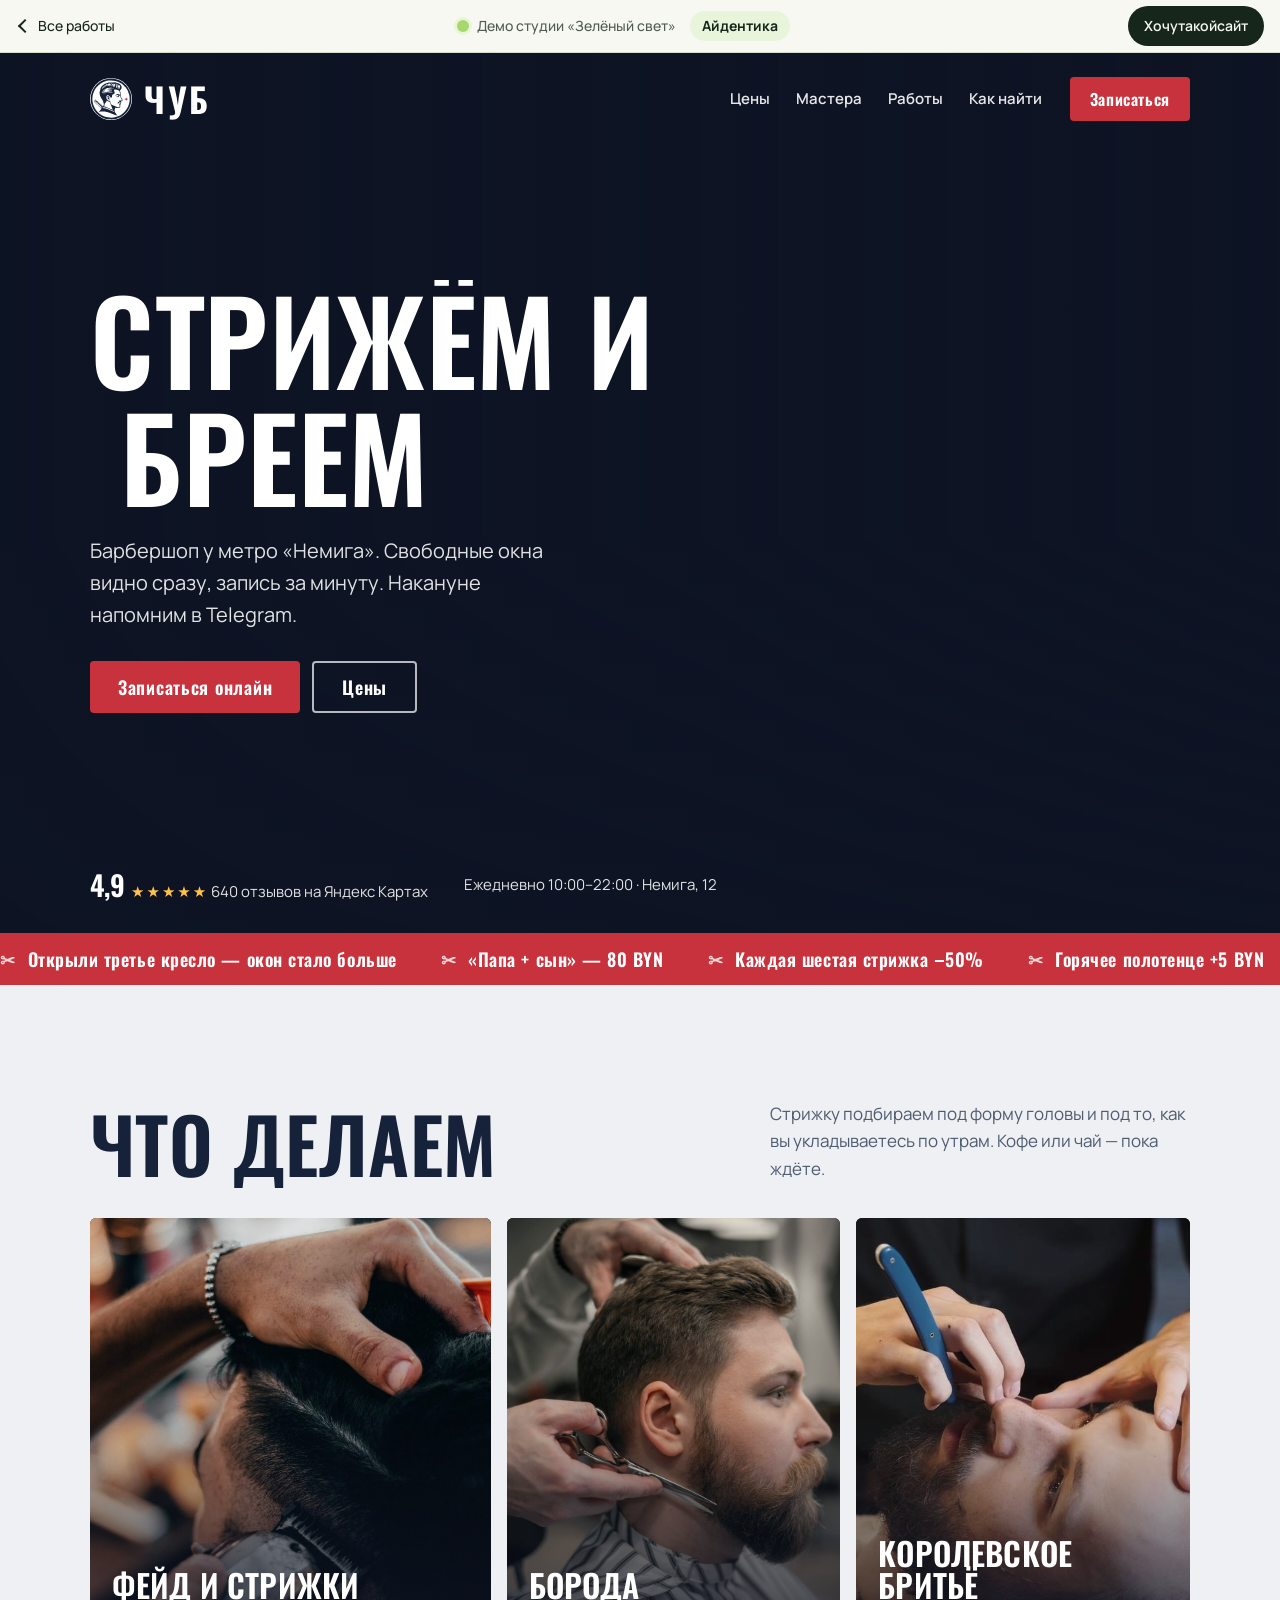
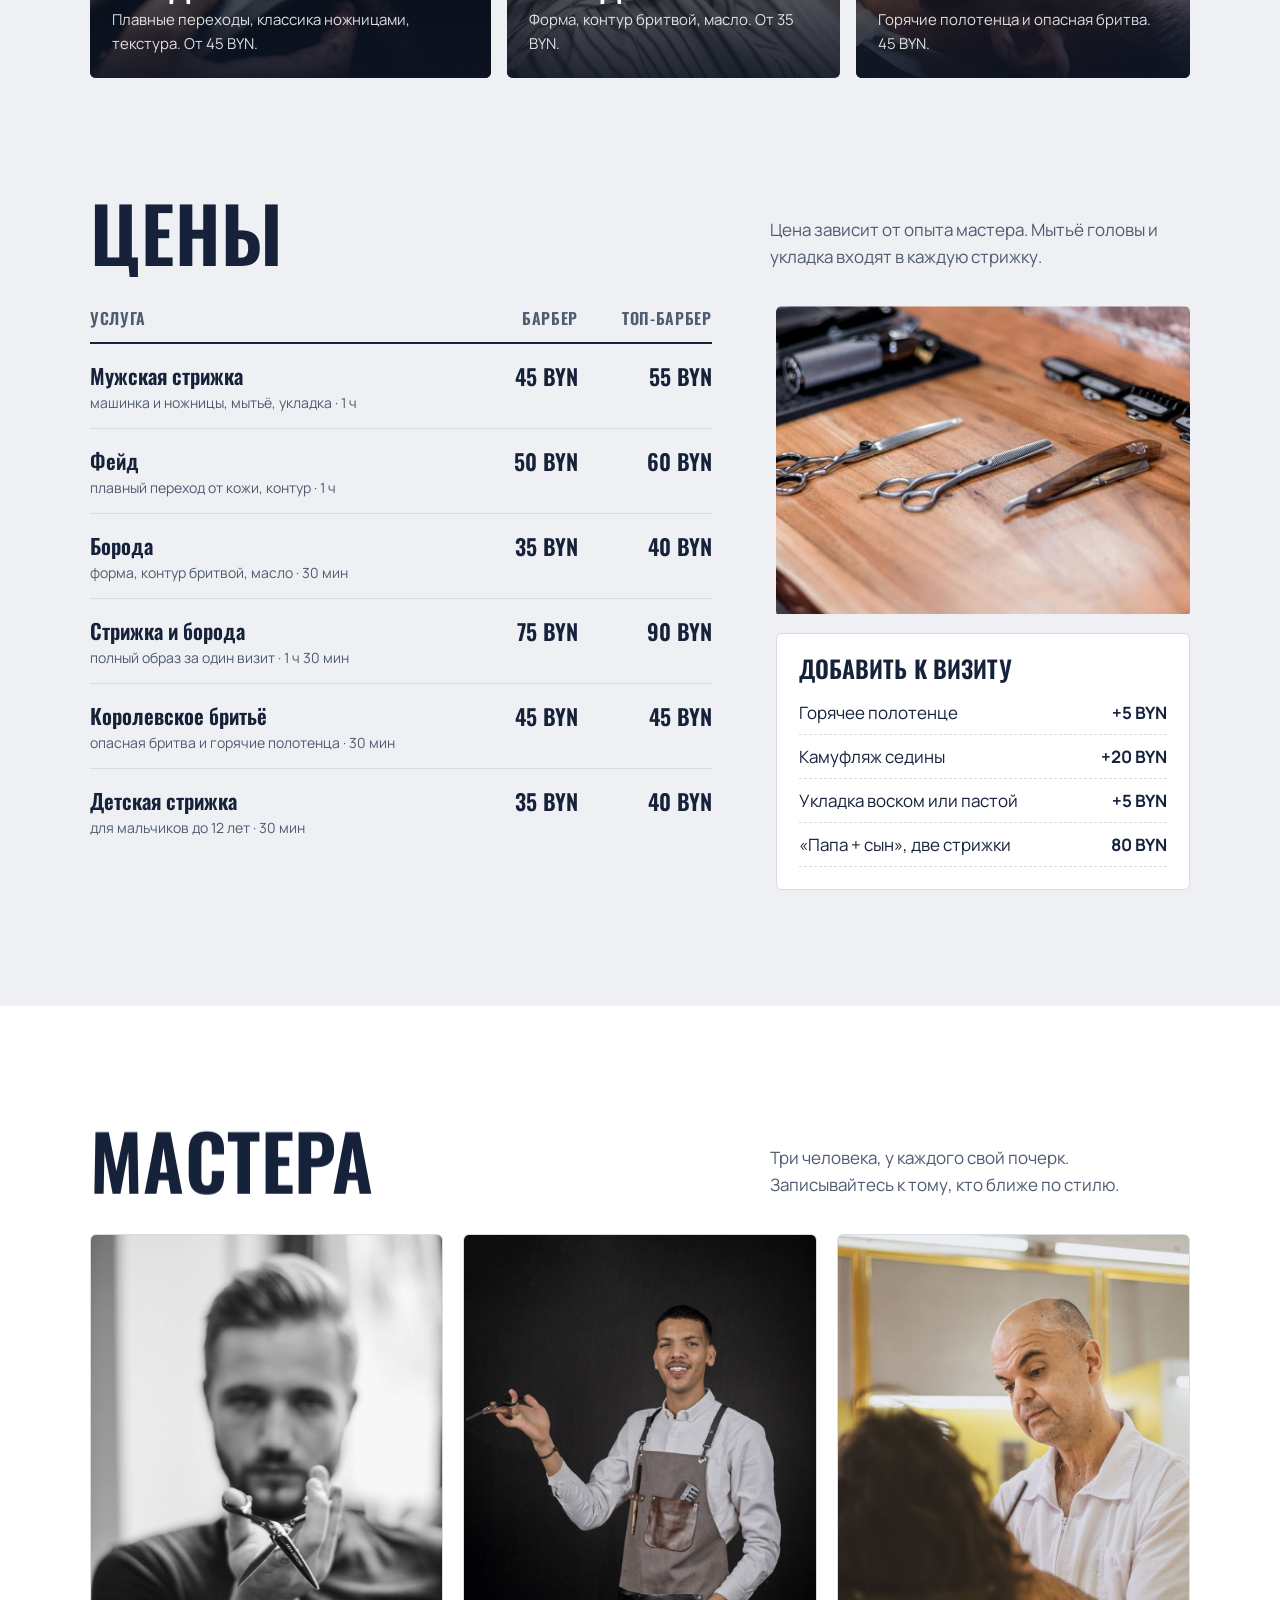
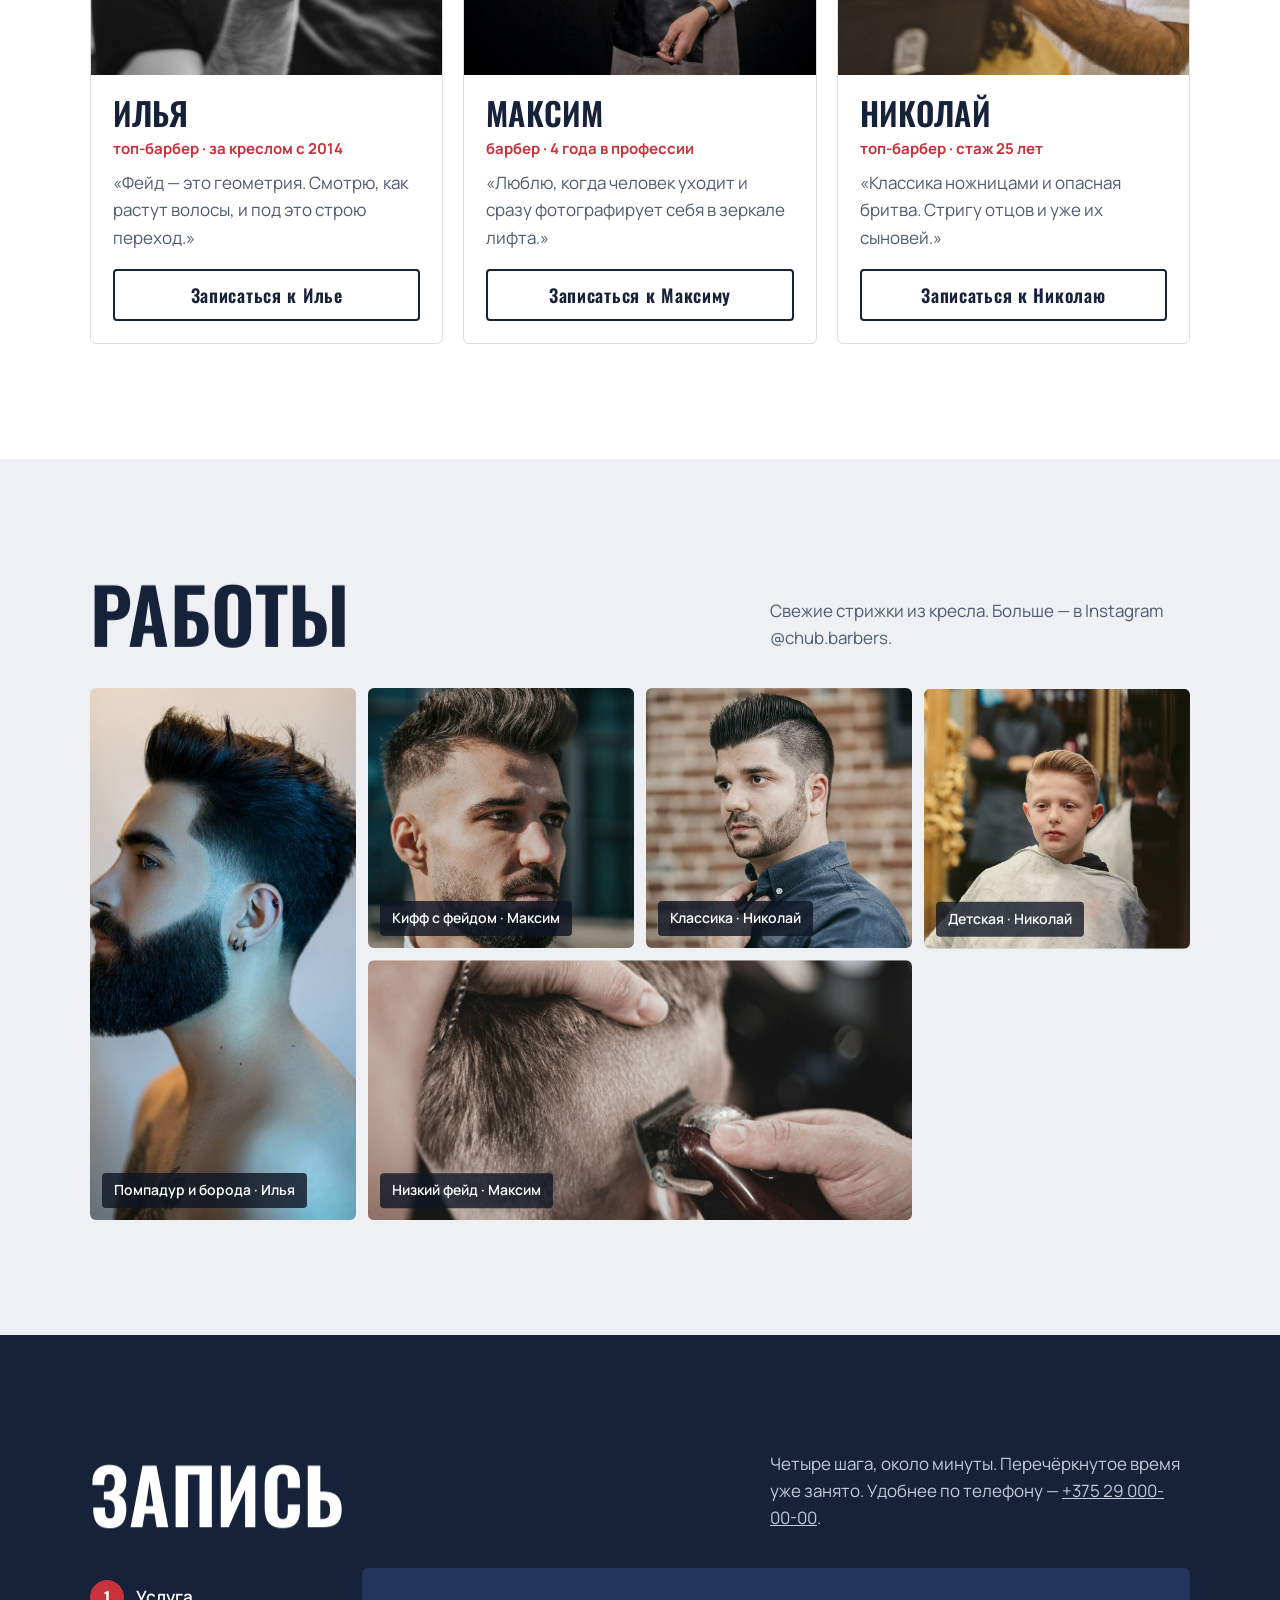
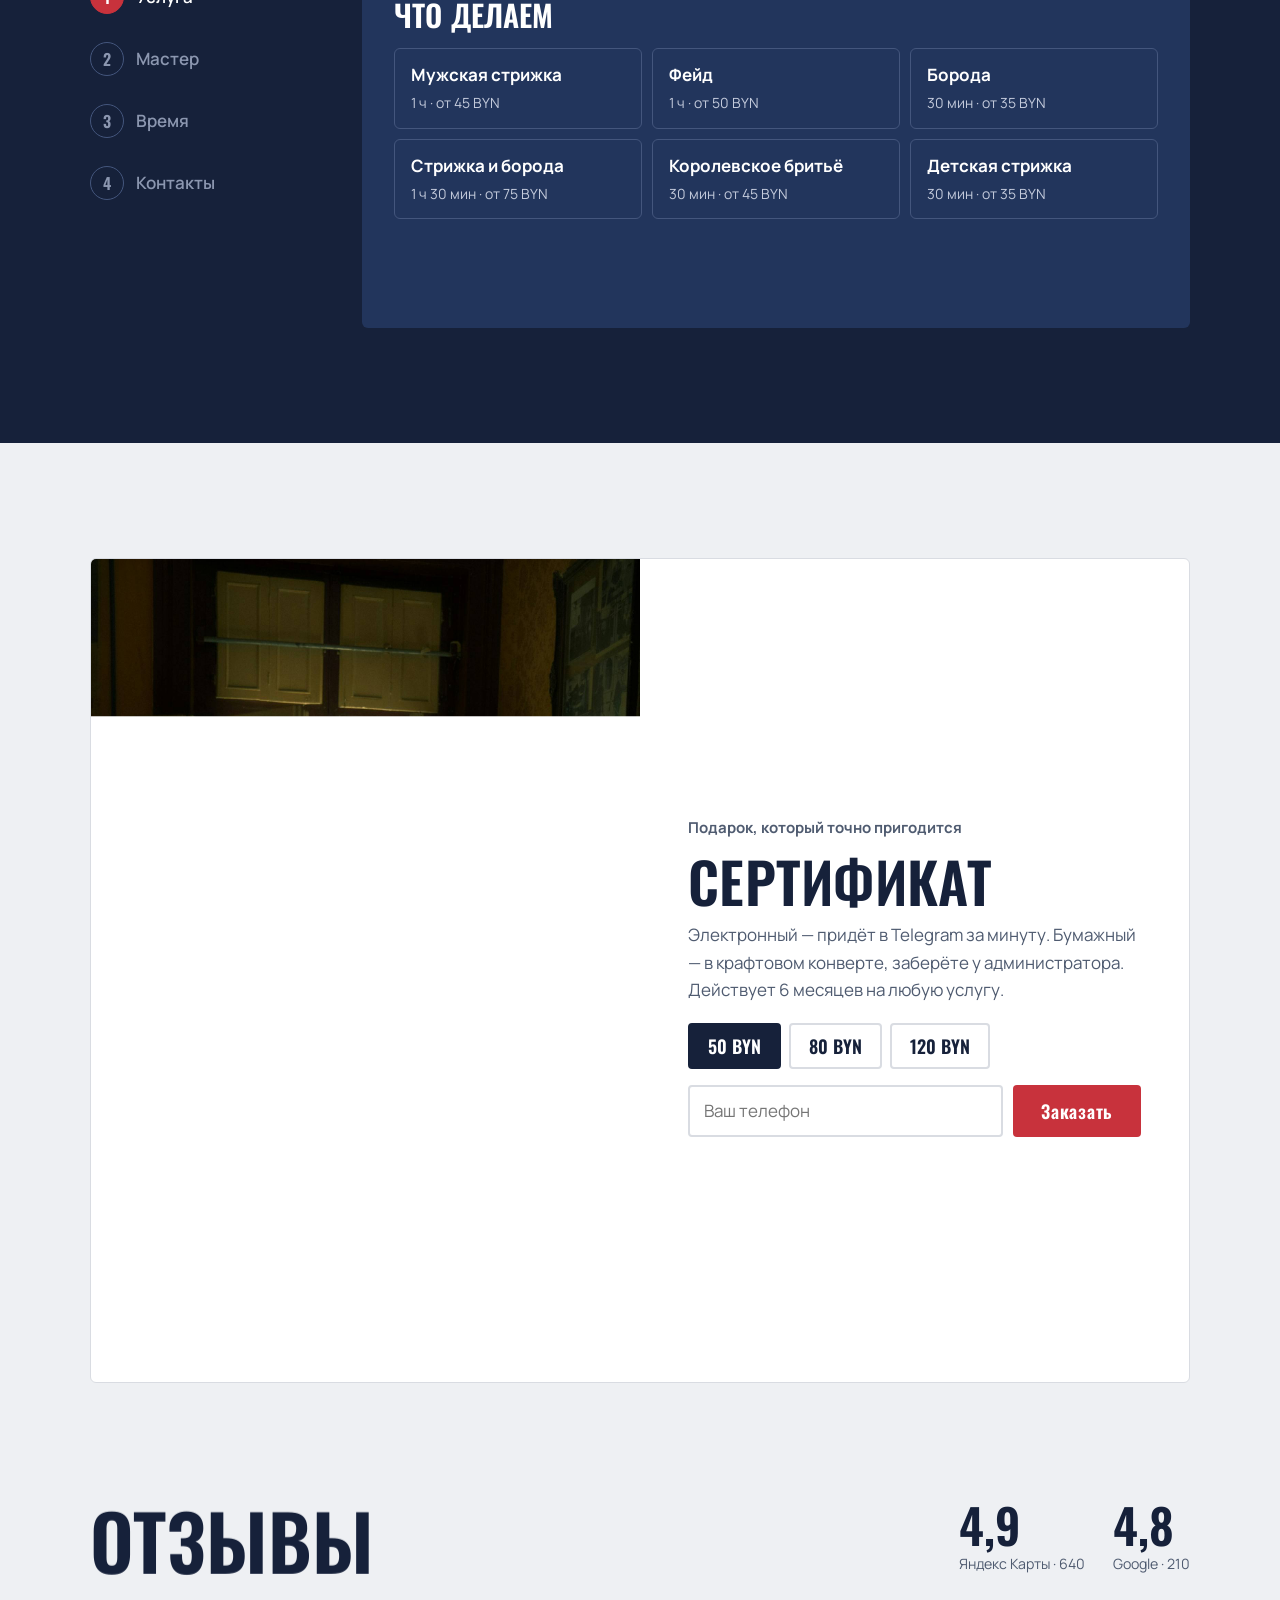
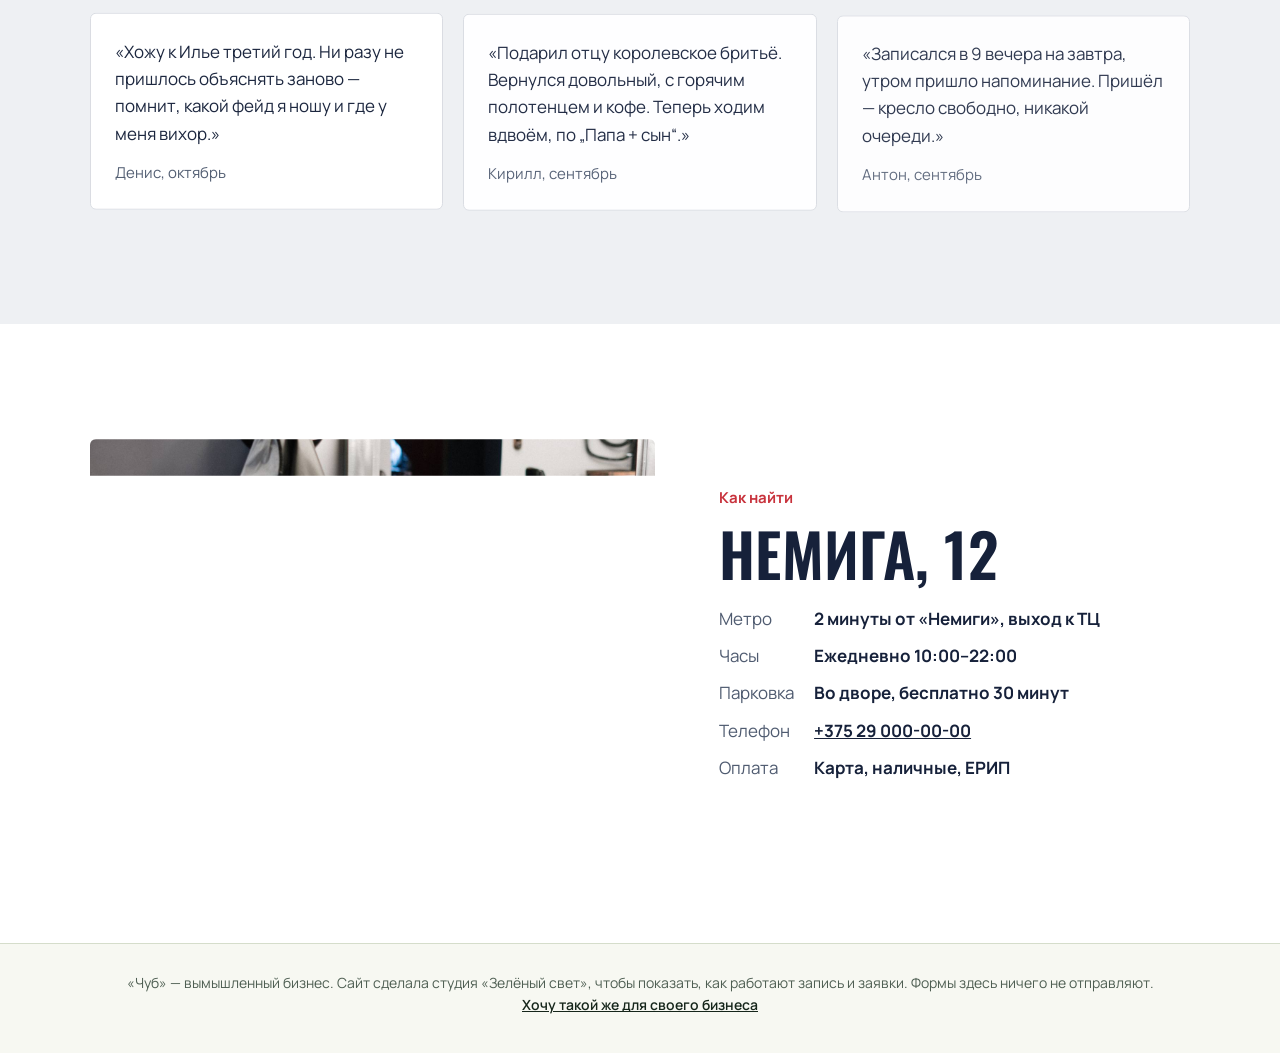
<file: demo/barber/index.html>
<!doctype html>
<html lang="ru">
<head>
<meta charset="utf-8">
<meta name="viewport" content="width=device-width, initial-scale=1">
<title>Барбершоп «Чуб» — демо-сайт студии «Зелёный свет»</title>
<meta name="description" content="Демо-сайт барбершопа: онлайн-запись к мастеру, цены по уровню мастера, работы и подарочные сертификаты. Сделано студией «Зелёный свет».">
<meta name="robots" content="noindex">
<link rel="icon" href="brand/mark.svg" type="image/svg+xml">
<link rel="preload" as="image" href="img/video-clipper-closeup-poster.jpg">
<link rel="stylesheet" href="../../css/demo-frame.css?v=6">
<style>
@font-face { font-family: Oswald; src: url(../../fonts/oswald-cyrillic.woff2) format("woff2"); font-weight: 200 700; font-display: swap; unicode-range: U+0400-045F, U+2116; }
@font-face { font-family: Oswald; src: url(../../fonts/oswald-latin.woff2) format("woff2"); font-weight: 200 700; font-display: swap; unicode-range: U+0000-00FF, U+2000-206F; }
@font-face { font-family: Manrope; src: url(../../fonts/manrope-cyrillic.woff2) format("woff2"); font-weight: 200 800; font-display: swap; unicode-range: U+0400-045F, U+2116; }
@font-face { font-family: Manrope; src: url(../../fonts/manrope-latin.woff2) format("woff2"); font-weight: 200 800; font-display: swap; unicode-range: U+0000-00FF, U+2000-206F; }
:root { --bone: #EEF0F3; --navy: #16213A; --navy-2: #22355C; --red: #C8323C; --line: #D9DCE2; --card: #FFFFFF; --muted: #4F5B70; --soft: #C3CADB; }
* { box-sizing: border-box; }
html { scroll-padding-top: 70px; }
body { margin: 0; background: var(--bone); color: var(--navy); font: 400 17px/1.6 Manrope, system-ui, sans-serif; }
h1, h2, h3 { font-family: Oswald, "Arial Narrow", sans-serif; font-weight: 600; margin: 0; line-height: 1.02; letter-spacing: .005em; }
p { margin: 0; }
img, video { display: block; max-width: 100%; }
button { font: inherit; color: inherit; }
a { color: inherit; }
:focus-visible { outline: 3px solid var(--red); outline-offset: 3px; border-radius: 6px; }
.wrap { max-width: 1180px; margin: 0 auto; padding-inline: clamp(20px, 4vw, 40px); }
.btn { display: inline-flex; align-items: center; justify-content: center; min-height: 52px; padding: 0 28px; border: 0; border-radius: 4px; background: var(--red); color: #fff; font: 600 18px Oswald, sans-serif; letter-spacing: .04em; text-decoration: none; cursor: pointer; transition: background .2s, transform .15s; }
.btn:hover { background: #AE2730; }
.btn:active { transform: scale(.98); }
.btn--ghost { background: transparent; color: #fff; border: 2px solid rgba(255, 255, 255, .7); }
.btn--ghost:hover { background: rgba(255, 255, 255, .12); }
.btn--line { background: transparent; color: var(--navy); border: 2px solid var(--navy); }
.btn--line:hover { background: var(--navy); color: #fff; }
.eyebrow { font-weight: 700; color: var(--red); font-size: 15px; margin-bottom: 12px; }

/* первый экран: видео со стрижкой */
.hero { position: relative; min-height: min(100svh, 880px); display: flex; flex-direction: column; color: #fff; overflow: hidden; background: #0E1424; }
.hero > .wrap { width: 100%; }
.hero__media { position: absolute; inset: 0; }
.hero__media img, .hero__media video { width: 100%; height: 100%; object-fit: cover; }
.hero__media::after { content: ""; position: absolute; inset: 0; background: linear-gradient(90deg, rgba(14, 20, 36, .88) 0%, rgba(14, 20, 36, .55) 55%, rgba(14, 20, 36, .2) 100%), linear-gradient(0deg, rgba(14, 20, 36, .7), transparent 45%); }
.nav { position: relative; z-index: 2; display: flex; align-items: center; gap: 28px; padding-block: 20px; }
.brand { display: flex; align-items: center; gap: 12px; font: 700 34px Oswald, sans-serif; letter-spacing: .08em; text-decoration: none; }
.brand img { width: 42px; height: 42px; border-radius: 50%; background: #fff; }
.nav__links { display: flex; gap: 26px; margin-left: auto; font-weight: 600; font-size: 15px; }
.nav__links a { text-decoration: none; padding: 8px 0; opacity: .9; }
.nav__links a:hover { opacity: 1; text-decoration: underline; text-underline-offset: 6px; }
.nav .btn { min-height: 44px; padding: 0 20px; font-size: 16px; }
.hero__body { position: relative; z-index: 2; flex: 1; display: flex; flex-direction: column; justify-content: center; padding-block: 32px 48px; }
.hero h1 { font-size: clamp(56px, 9vw, 132px); text-transform: uppercase; max-width: 9ch; }
.hero__lead { margin-top: 20px; max-width: 38ch; font-size: clamp(18px, 1.6vw, 20px); color: rgba(255, 255, 255, .88); }
.hero__cta { display: flex; flex-wrap: wrap; gap: 12px; margin-top: 30px; }
.hero__foot { position: relative; z-index: 2; display: flex; flex-wrap: wrap; gap: 14px 36px; align-items: center; padding-block: 0 28px; font-size: 15px; color: rgba(255, 255, 255, .88); }
.rate b { font: 600 28px Oswald, sans-serif; color: #fff; margin-right: 6px; }
.stars { color: #FFC24B; letter-spacing: 2px; }

.ticker { overflow: hidden; background: var(--red); color: #fff; font: 600 18px Oswald, sans-serif; letter-spacing: .03em; }
.ticker__track { display: flex; width: max-content; gap: 44px; padding: 13px 0; }
.ticker span::before { content: "✂"; margin-right: 12px; opacity: .8; }
@media (prefers-reduced-motion: no-preference) { .ticker__track { animation: tick 36s linear infinite; } }
@keyframes tick { to { transform: translateX(-50%); } }

section { padding-block: clamp(64px, 9vw, 120px); }
.sec-head { display: flex; justify-content: space-between; align-items: end; gap: 20px 48px; flex-wrap: wrap; margin-bottom: 36px; }
.sec-head h2 { font-size: clamp(42px, 6vw, 76px); text-transform: uppercase; }
.sec-head p { color: var(--muted); max-width: 42ch; }

/* что делаем: три крупные карточки с фото и видео */
.craft { display: grid; grid-template-columns: 1.2fr 1fr 1fr; gap: 16px; }
.craft__item { position: relative; min-height: 460px; border-radius: 6px; overflow: hidden; color: #fff; background: #0E1424; }
.craft__item img, .craft__item video { position: absolute; inset: 0; width: 100%; height: 100%; object-fit: cover; transition: transform .8s ease; }
.craft__item:hover img, .craft__item:hover video { transform: scale(1.05); }
.craft__item::after { content: ""; position: absolute; inset: 0; background: linear-gradient(0deg, rgba(14, 20, 36, .9) 0%, rgba(14, 20, 36, .1) 60%); }
.craft__txt { position: absolute; z-index: 1; left: 22px; right: 22px; bottom: 22px; }
.craft__txt h3 { font-size: 32px; text-transform: uppercase; }
.craft__txt p { margin-top: 6px; color: rgba(255, 255, 255, .85); font-size: 15px; }

/* цены */
.price-wrap { display: grid; grid-template-columns: 1.5fr 1fr; gap: clamp(28px, 5vw, 64px); align-items: start; }
.price { width: 100%; border-collapse: collapse; }
.price th { text-align: right; padding: 0 0 12px 16px; font: 600 16px Oswald, sans-serif; letter-spacing: .04em; color: var(--muted); text-transform: uppercase; white-space: nowrap; }
.price th:first-child { text-align: left; padding-left: 0; }
.price td { padding: 16px 0 16px 16px; border-top: 1px solid var(--line); text-align: right; font: 600 22px Oswald, sans-serif; white-space: nowrap; vertical-align: top; }
.price td:first-child { text-align: left; padding-left: 0; font: 600 21px Oswald, sans-serif; white-space: normal; }
.price td small { display: block; font: 400 14px Manrope, sans-serif; color: var(--muted); margin-top: 2px; }
.price tr:first-child td { border-top: 2px solid var(--navy); }
.side { display: grid; gap: 16px; }
.side__photo { border-radius: 6px; overflow: hidden; aspect-ratio: 4 / 3; }
.side__photo img { width: 100%; height: 100%; object-fit: cover; }
.extras { padding: 22px; border-radius: 6px; background: var(--card); border: 1px solid var(--line); }
.extras h3 { font-size: 24px; text-transform: uppercase; margin-bottom: 10px; }
.extras li { display: flex; justify-content: space-between; gap: 12px; padding: 8px 0; border-bottom: 1px dashed var(--line); }
.extras ul { list-style: none; margin: 0; padding: 0; }
.extras b { white-space: nowrap; }

/* мастера */
.team { display: grid; grid-template-columns: repeat(3, 1fr); gap: 20px; }
.master { display: flex; flex-direction: column; border-radius: 6px; overflow: hidden; background: var(--card); border: 1px solid var(--line); }
.master__photo { aspect-ratio: 4 / 5; overflow: hidden; }
.master__photo img { width: 100%; height: 100%; object-fit: cover; object-position: top; transition: transform .8s ease; }
.master:hover .master__photo img { transform: scale(1.04); }
.master__body { display: flex; flex-direction: column; gap: 8px; padding: 22px; flex: 1; }
.master h3 { font-size: 32px; text-transform: uppercase; }
.master .role { color: var(--red); font-weight: 700; font-size: 15px; }
.master q { color: var(--muted); flex: 1; }
.master .btn { margin-top: 10px; }

/* работы */
.works { display: grid; grid-template-columns: repeat(4, 1fr); grid-auto-rows: 260px; grid-auto-flow: dense; gap: 12px; }
.works figure { position: relative; margin: 0; overflow: hidden; border-radius: 6px; }
.works figure:nth-child(1) { grid-row: span 2; }
.works figure:nth-child(4) { grid-column: span 2; }
.works img { width: 100%; height: 100%; object-fit: cover; transition: transform .8s; }
.works figure:hover img { transform: scale(1.05); }
.works figcaption { position: absolute; left: 12px; bottom: 12px; padding: 6px 12px; border-radius: 4px; background: rgba(14, 20, 36, .8); color: #fff; font-size: 14px; font-weight: 600; }

/* запись */
#book { background: var(--navy); color: #fff; }
#book .sec-head p { color: var(--soft); }
.wizard { display: grid; grid-template-columns: 240px 1fr; gap: 32px; }
.wizard > * { min-width: 0; }
.steps { list-style: none; margin: 0; padding: 0; display: grid; gap: 4px; align-content: start; counter-reset: s; }
.steps li { display: flex; align-items: center; gap: 12px; padding: 12px 0; color: #8C97B0; font-weight: 600; }
.steps li::before { counter-increment: s; content: counter(s); width: 32px; height: 32px; flex: none; display: grid; place-items: center; border-radius: 50%; border: 1px solid #44567D; font: 600 16px Oswald, sans-serif; }
.steps li.on { color: #fff; }
.steps li.on::before { background: var(--red); border-color: var(--red); }
.steps li.done { color: var(--soft); }
.steps li.done::before { content: "✓"; background: var(--navy-2); }
.steps small { display: block; font-weight: 400; color: var(--soft); font-size: 14px; }
.stage { min-height: 360px; padding: clamp(20px, 3vw, 32px); border-radius: 6px; background: var(--navy-2); }
.stage h3 { font-size: 30px; text-transform: uppercase; margin-bottom: 18px; }
.opts { display: grid; grid-template-columns: repeat(auto-fill, minmax(210px, 1fr)); gap: 10px; }
.opt { display: flex; align-items: center; gap: 12px; min-height: 64px; padding: 12px 16px; border-radius: 6px; border: 1px solid #44567D; background: transparent; text-align: left; cursor: pointer; transition: border-color .2s, background .2s; }
.opt:hover { border-color: #fff; }
.opt img { width: 44px; height: 44px; border-radius: 50%; object-fit: cover; object-position: top; flex: none; }
.opt b { display: block; font-size: 17px; }
.opt small { color: var(--soft); font-size: 14px; }
.opt[aria-pressed="true"] { background: #fff; color: var(--navy); border-color: #fff; }
.opt[aria-pressed="true"] small { color: var(--muted); }
.days { display: flex; gap: 8px; overflow-x: auto; padding-bottom: 6px; margin-bottom: 18px; }
.day { flex: none; width: 72px; min-height: 64px; border-radius: 6px; border: 1px solid #44567D; background: transparent; cursor: pointer; line-height: 1.2; }
.day small { display: block; color: var(--soft); font-size: 13px; }
.day b { font: 600 22px Oswald, sans-serif; }
.day[aria-pressed="true"] { background: #fff; color: var(--navy); }
.day[aria-pressed="true"] small { color: var(--muted); }
.day:disabled { opacity: .4; cursor: not-allowed; }
.times { display: grid; grid-template-columns: repeat(auto-fill, minmax(78px, 1fr)); gap: 8px; }
.time { min-height: 46px; border-radius: 6px; border: 1px solid #44567D; background: transparent; font-weight: 700; font-variant-numeric: tabular-nums; cursor: pointer; }
.time:hover:not(:disabled) { border-color: #fff; }
.time:disabled { color: #6A7A9C; text-decoration: line-through; border-style: dashed; cursor: not-allowed; }
.time[aria-pressed="true"] { background: var(--red); border-color: var(--red); color: #fff; }
.hint { margin-top: 14px; color: var(--soft); font-size: 15px; }
.field { display: grid; gap: 6px; margin-bottom: 14px; font-size: 15px; font-weight: 700; }
.field input { min-height: 52px; padding: 0 14px; border-radius: 6px; border: 1px solid #44567D; background: var(--navy); color: #fff; font: 400 17px Manrope, sans-serif; }
.field input::placeholder { color: #8C97B0; }
.field input:focus { outline: none; border-color: #fff; }
.summary { padding: 16px; border-radius: 6px; background: var(--navy); margin-bottom: 18px; }
.summary p + p { margin-top: 4px; }
.err { color: #FF9AA0; font-size: 15px; margin: 0 0 12px; }
.err:empty { display: none; }
.nav-row { display: flex; gap: 10px; margin-top: 22px; flex-wrap: wrap; }
.nav-row .btn--ghost { border-color: #44567D; }
.ok p { color: var(--soft); margin-top: 8px; }

/* сертификат */
.gift { display: grid; grid-template-columns: 1fr 1fr; border-radius: 6px; overflow: hidden; background: var(--card); border: 1px solid var(--line); }
.gift__photo { min-height: 380px; }
.gift__photo img { width: 100%; height: 100%; object-fit: cover; }
.gift__body { padding: clamp(24px, 4vw, 48px); display: flex; flex-direction: column; justify-content: center; }
.gift h2 { font-size: clamp(36px, 4.6vw, 56px); text-transform: uppercase; }
.gift p { margin-top: 12px; color: var(--muted); }
.chips { display: flex; flex-wrap: wrap; gap: 8px; margin-top: 20px; }
.chips label { position: relative; }
.chips input { position: absolute; inset: 0; opacity: 0; margin: 0; cursor: pointer; }
.chips span { display: inline-flex; align-items: center; min-height: 46px; padding: 0 18px; border-radius: 4px; border: 2px solid var(--line); font: 600 18px Oswald, sans-serif; }
.chips input:checked + span { background: var(--navy); border-color: var(--navy); color: #fff; }
.chips input:focus-visible + span { outline: 3px solid var(--red); outline-offset: 2px; }
.gift form { display: flex; gap: 10px; flex-wrap: wrap; margin-top: 16px; }
.gift input[type=tel] { flex: 1 1 200px; min-height: 52px; padding: 0 14px; border-radius: 4px; border: 2px solid var(--line); font: 400 17px Manrope, sans-serif; }
.gift input[type=tel]:focus { outline: none; border-color: var(--navy); }
.gift .err { color: #B3402E; margin-top: 10px; width: 100%; }

/* отзывы */
.reviews { display: grid; grid-template-columns: repeat(3, 1fr); gap: 20px; }
.review { padding: 24px; border-radius: 6px; background: var(--card); border: 1px solid var(--line); }
.review p { font-size: 17px; }
.review span { display: block; margin-top: 14px; color: var(--muted); font-size: 15px; }
.score { display: flex; gap: 28px; flex-wrap: wrap; }
.score div b { font: 600 48px/1 Oswald, sans-serif; }
.score div small { display: block; color: var(--muted); }

.place { display: grid; grid-template-columns: 1.2fr 1fr; gap: clamp(28px, 5vw, 64px); align-items: center; }
.place__photo { border-radius: 6px; overflow: hidden; aspect-ratio: 16 / 11; }
.place__photo img { width: 100%; height: 100%; object-fit: cover; }
.place h2 { font-size: clamp(40px, 5vw, 60px); text-transform: uppercase; }
.place dl { margin: 22px 0 0; display: grid; grid-template-columns: auto 1fr; gap: 10px 20px; }
.place dt { color: var(--muted); }
.place dd { margin: 0; font-weight: 700; }

@media (max-width: 960px) {
  .nav__links { display: none; }
  .nav .btn { margin-left: auto; }
  .craft { grid-template-columns: 1fr 1fr; }
  .craft__item:first-child { grid-column: 1 / -1; min-height: 380px; }
  .price-wrap, .gift, .place { grid-template-columns: 1fr; }
  .team, .reviews { grid-template-columns: 1fr; }
  .master { flex-direction: row; }
  .master__photo { width: 40%; flex: none; aspect-ratio: auto; }
  .works { grid-template-columns: 1fr 1fr; grid-auto-rows: 200px; }
  .works figure:nth-child(4) { grid-column: auto; }
  .wizard { grid-template-columns: 1fr; }
  .steps { grid-template-columns: repeat(4, 1fr); }
  .steps li { flex-direction: column; text-align: center; gap: 6px; font-size: 13px; padding: 0; }
  .steps small { display: none; }
  .gift__photo { min-height: 240px; }
}
@media (max-width: 600px) {
  .craft { grid-template-columns: 1fr; }
  .craft__item { min-height: 320px; }
  .master { flex-direction: column; }
  .master__photo { width: 100%; aspect-ratio: 4 / 3; }
  .hero__cta .btn, .nav-row .btn { flex: 1 1 100%; }
  .price th, .price td { padding-left: 8px; }
  .price td { font-size: 19px; }
}
</style>
</head>
<body data-demo="barber" data-demo-name="Барбершоп «Чуб»" data-service="Сайт компании">

<header class="hero" data-hero>
  <div class="hero__media" aria-hidden="true"><img class="kenburns" id="heroPoster" src="img/video-clipper-closeup-poster.jpg" alt=""></div>
  <div class="wrap nav">
    <a class="brand" href="#"><img src="brand/mark.svg" alt="" width="42" height="42">ЧУБ</a>
    <nav class="nav__links" aria-label="Разделы"><a href="#price">Цены</a><a href="#team">Мастера</a><a href="#works">Работы</a><a href="#place">Как найти</a></nav>
    <a class="btn" href="#book">Записаться</a>
  </div>
  <div class="wrap hero__body">
    <h1 class="words">Стрижём и&nbsp;бреем</h1>
    <p class="hero__lead">Барбершоп у метро «Немига». Свободные окна видно сразу, запись за минуту. Накануне напомним в Telegram.</p>
    <div class="hero__cta"><a class="btn" href="#book">Записаться онлайн</a><a class="btn btn--ghost" href="#price">Цены</a></div>
  </div>
  <div class="wrap hero__foot">
    <span class="rate"><b>4,9</b><span class="stars" aria-hidden="true">★★★★★</span> 640 отзывов на Яндекс Картах</span>
    <span>Ежедневно 10:00–22:00 · Немига, 12</span>
  </div>
</header>

<div class="ticker" aria-hidden="true"><div class="ticker__track" id="ticker"></div></div>

<main>
  <section>
    <div class="wrap">
      <div class="sec-head"><h2 class="words">Что делаем</h2><p>Стрижку подбираем под форму головы и под то, как вы укладываетесь по утрам. Кофе или чай — пока ждёте.</p></div>
      <div class="craft">
        <div class="craft__item rise"><img src="img/process-clipper-closeup.jpg" alt="Мастер делает фейд машинкой" loading="lazy"><div class="craft__txt"><h3>Фейд и стрижки</h3><p>Плавные переходы, классика ножницами, текстура. От 45 BYN.</p></div></div>
        <div class="craft__item rise"><img src="img/process-beard-trim-scissors.jpg" alt="Мастер оформляет бороду ножницами" loading="lazy"><div class="craft__txt"><h3>Борода</h3><p>Форма, контур бритвой, масло. От 35 BYN.</p></div></div>
        <div class="craft__item rise" id="shaveCard"><img src="img/video-razor-shave-poster.jpg" alt="Королевское бритьё опасной бритвой" loading="lazy"><div class="craft__txt"><h3>Королевское бритьё</h3><p>Горячие полотенца и опасная бритва. 45 BYN.</p></div></div>
      </div>
    </div>
  </section>

  <section id="price" style="padding-top:0">
    <div class="wrap">
      <div class="sec-head"><h2 class="words">Цены</h2><p>Цена зависит от опыта мастера. Мытьё головы и укладка входят в каждую стрижку.</p></div>
      <div class="price-wrap">
        <table class="price">
          <thead><tr><th>Услуга</th><th>Барбер</th><th>Топ-барбер</th></tr></thead>
          <tbody id="priceRows"></tbody>
        </table>
        <div class="side">
          <div class="side__photo wipe"><img src="img/tools-table-wood.jpg" alt="Инструменты мастера на деревянном столе" loading="lazy"></div>
          <div class="extras">
            <h3>Добавить к визиту</h3>
            <ul>
              <li><span>Горячее полотенце</span><b>+5 BYN</b></li>
              <li><span>Камуфляж седины</span><b>+20 BYN</b></li>
              <li><span>Укладка воском или пастой</span><b>+5 BYN</b></li>
              <li><span>«Папа + сын», две стрижки</span><b>80 BYN</b></li>
            </ul>
          </div>
        </div>
      </div>
    </div>
  </section>

  <section id="team" style="background:#fff">
    <div class="wrap">
      <div class="sec-head"><h2 class="words">Мастера</h2><p>Три человека, у каждого свой почерк. Записывайтесь к тому, кто ближе по стилю.</p></div>
      <div class="team" id="teamList"></div>
    </div>
  </section>

  <section id="works">
    <div class="wrap">
      <div class="sec-head"><h2 class="words">Работы</h2><p>Свежие стрижки из кресла. Больше — в Instagram @chub.barbers.</p></div>
      <div class="works">
        <figure class="rise"><img src="img/work-beard-pompadour.jpg" alt="Помпадур с тейпером и бородой" loading="lazy"><figcaption>Помпадур и борода · Илья</figcaption></figure>
        <figure class="rise"><img src="img/work-quiff-fade.jpg" alt="Кифф с фейдом" loading="lazy"><figcaption>Кифф с фейдом · Максим</figcaption></figure>
        <figure class="rise"><img src="img/work-pompadour-side.jpg" alt="Помпадур сбоку" loading="lazy"><figcaption>Классика · Николай</figcaption></figure>
        <figure class="rise"><img src="img/process-fade-clipper-back.jpg" alt="Фейд, вид сзади" loading="lazy"><figcaption>Низкий фейд · Максим</figcaption></figure>
        <figure class="rise"><img src="img/kids-haircut-boy.jpg" alt="Детская стрижка" loading="lazy"><figcaption>Детская · Николай</figcaption></figure>
      </div>
    </div>
  </section>

  <section id="book">
    <div class="wrap">
      <div class="sec-head"><h2 class="words">Запись</h2><p>Четыре шага, около минуты. Перечёркнутое время уже занято. Удобнее по телефону — <a href="tel:+375290000000">+375 29 000-00-00</a>.</p></div>
      <div class="wizard">
        <ol class="steps" id="steps">
          <li><span>Услуга<small id="sumSvc"></small></span></li>
          <li><span>Мастер<small id="sumMaster"></small></span></li>
          <li><span>Время<small id="sumTime"></small></span></li>
          <li><span>Контакты</span></li>
        </ol>
        <div class="stage" id="stage" aria-live="polite"></div>
      </div>
    </div>
  </section>

  <section>
    <div class="wrap">
      <div class="gift">
        <div class="gift__photo wipe"><img src="img/interior-chair-sunlight.jpg" alt="Барберское кресло у открытой двери" loading="lazy"></div>
        <div class="gift__body">
          <p class="eyebrow">Подарок, который точно пригодится</p>
          <h2>Сертификат</h2>
          <p>Электронный — придёт в Telegram за минуту. Бумажный — в крафтовом конверте, заберёте у администратора. Действует 6 месяцев на любую услугу.</p>
          <div class="chips" role="radiogroup" aria-label="Сумма сертификата">
            <label><input type="radio" name="gift" value="50" checked><span>50 BYN</span></label>
            <label><input type="radio" name="gift" value="80"><span>80 BYN</span></label>
            <label><input type="radio" name="gift" value="120"><span>120 BYN</span></label>
          </div>
          <form id="giftForm" novalidate>
            <input type="tel" name="phone" placeholder="Ваш телефон" autocomplete="tel" maxlength="20" aria-label="Телефон для сертификата">
            <button class="btn" type="submit">Заказать</button>
            <p class="err" id="giftErr" role="alert"></p>
          </form>
        </div>
      </div>
    </div>
  </section>

  <section style="padding-top:0">
    <div class="wrap">
      <div class="sec-head">
        <h2 class="words">Отзывы</h2>
        <div class="score"><div><b>4,9</b><small>Яндекс Карты · 640</small></div><div><b>4,8</b><small>Google · 210</small></div></div>
      </div>
      <div class="reviews">
        <div class="review rise"><p>«Хожу к Илье третий год. Ни разу не пришлось объяснять заново — помнит, какой фейд я ношу и где у меня вихор.»</p><span>Денис, октябрь</span></div>
        <div class="review rise"><p>«Подарил отцу королевское бритьё. Вернулся довольный, с горячим полотенцем и кофе. Теперь ходим вдвоём, по „Папа + сын“.»</p><span>Кирилл, сентябрь</span></div>
        <div class="review rise"><p>«Записался в 9 вечера на завтра, утром пришло напоминание. Пришёл — кресло свободно, никакой очереди.»</p><span>Антон, сентябрь</span></div>
      </div>
    </div>
  </section>

  <section id="place" style="background:#fff">
    <div class="wrap place">
      <div class="place__photo wipe"><img src="img/interior-chairs-light.jpg" alt="Кожаные кресла и зеркала в зале барбершопа" loading="lazy"></div>
      <div>
        <p class="eyebrow">Как найти</p>
        <h2>Немига, 12</h2>
        <dl>
          <dt>Метро</dt><dd>2 минуты от «Немиги», выход к ТЦ</dd>
          <dt>Часы</dt><dd>Ежедневно 10:00–22:00</dd>
          <dt>Парковка</dt><dd>Во дворе, бесплатно 30 минут</dd>
          <dt>Телефон</dt><dd><a href="tel:+375290000000">+375 29 000-00-00</a></dd>
          <dt>Оплата</dt><dd>Карта, наличные, ЕРИП</dd>
        </dl>
      </div>
    </div>
  </section>
</main>

<script src="../../vendor/gsap.min.js"></script>
<script src="../../vendor/ScrollTrigger.min.js"></script>
<script src="../../vendor/lenis.min.js"></script>
<script src="../../js/demo-frame.js?v=6"></script>
<script src="../../js/demo-motion.js?v=1"></script>
<script>
const SERVICES = [
  { id: 'cut', name: 'Мужская стрижка', about: 'машинка и ножницы, мытьё, укладка', min: 60, price: [45, 55] },
  { id: 'fade', name: 'Фейд', about: 'плавный переход от кожи, контур', min: 60, price: [50, 60] },
  { id: 'beard', name: 'Борода', about: 'форма, контур бритвой, масло', min: 30, price: [35, 40] },
  { id: 'combo', name: 'Стрижка и борода', about: 'полный образ за один визит', min: 90, price: [75, 90] },
  { id: 'shave', name: 'Королевское бритьё', about: 'опасная бритва и горячие полотенца', min: 30, price: [45, 45] },
  { id: 'kid', name: 'Детская стрижка', about: 'для мальчиков до 12 лет', min: 30, price: [35, 40] },
];
const MASTERS = [
  { id: 'ilya', name: 'Илья', gen: 'Ильи', dat: 'Илье', level: 1, role: 'топ-барбер · за креслом с 2014', photo: 'master-portrait-scissors', quote: 'Фейд — это геометрия. Смотрю, как растут волосы, и под это строю переход.' },
  { id: 'max', name: 'Максим', gen: 'Максима', dat: 'Максиму', level: 0, role: 'барбер · 4 года в профессии', photo: 'master-portrait-apron', quote: 'Люблю, когда человек уходит и сразу фотографирует себя в зеркале лифта.' },
  { id: 'nik', name: 'Николай', gen: 'Николая', dat: 'Николаю', level: 1, role: 'топ-барбер · стаж 25 лет', photo: 'master-senior-at-work', quote: 'Классика ножницами и опасная бритва. Стригу отцов и уже их сыновей.' },
];
const OPEN = 10 * 60, CLOSE = 22 * 60, STEP = 30;
const CLIENTS = ['Денис', 'Олег', 'Павел', 'Игорь', 'Кирилл', 'Антон', 'Сергей', 'Никита'];
const $ = s => document.querySelector(s);
const hhmm = m => String(Math.floor(m / 60)).padStart(2, '0') + ':' + String(m % 60).padStart(2, '0');
const durText = m => m < 60 ? `${m} мин` : m % 60 ? `${Math.floor(m / 60)} ч ${m % 60} мин` : `${m / 60} ч`;
const WD = ['вс', 'пн', 'вт', 'ср', 'чт', 'пт', 'сб'], MON = ['янв', 'фев', 'мар', 'апр', 'мая', 'июн', 'июл', 'авг', 'сен', 'окт', 'ноя', 'дек'];
const dayKey = d => d.toISOString().slice(0, 10);
const dayLabel = d => `${WD[d.getDay()]} ${d.getDate()} ${MON[d.getMonth()]}`;
const priceFor = (s, m) => s.price[m && m !== 'any' ? m.level : 0];

/* видео на первом экране и в карточке бритья */
(() => {
  if (matchMedia('(prefers-reduced-motion: reduce)').matches || navigator.connection?.saveData) return;
  const put = (box, src, poster) => {
    const v = document.createElement('video');
    v.muted = true; v.loop = true; v.playsInline = true;
    v.setAttribute('muted', ''); v.setAttribute('playsinline', ''); v.setAttribute('aria-hidden', 'true');
    v.style.cssText = 'opacity:0;transition:opacity .8s';
    v.src = src; box.prepend(v);
    v.addEventListener('playing', () => { v.style.opacity = '1'; setTimeout(() => poster?.remove(), 900); }, { once: true });
    return v;
  };
  const tall = matchMedia('(max-aspect-ratio: 1/1)').matches;
  put($('.hero__media'), tall ? 'img/hero-m.mp4' : 'img/hero.mp4', $('#heroPoster')).play().catch(() => {});
  const card = $('#shaveCard');
  new IntersectionObserver(([e], o) => { if (e.isIntersecting) { put(card, 'img/shave.mp4', card.querySelector('img')).play().catch(() => {}); o.disconnect(); } }, { rootMargin: '200px' }).observe(card);
})();

const news = ['Открыли третье кресло — окон стало больше', '«Папа + сын» — 80 BYN', 'Каждая шестая стрижка −50%', 'Горячее полотенце +5 BYN', 'Сертификаты от 50 BYN'];
$('#ticker').innerHTML = [...news, ...news].map(t => `<span>${t}</span>`).join('');

/* цены */
SERVICES.forEach(s => {
  const tr = document.createElement('tr');
  tr.innerHTML = '<td></td><td></td><td></td>';
  tr.children[0].innerHTML = `<span></span><small></small>`;
  tr.children[0].querySelector('span').textContent = s.name;
  tr.children[0].querySelector('small').textContent = `${s.about} · ${durText(s.min)}`;
  tr.children[1].textContent = s.price[0] + ' BYN';
  tr.children[2].textContent = s.price[1] + ' BYN';
  $('#priceRows').append(tr);
});

/* мастера */
const state = { step: 0, svc: null, master: null, day: null, time: null, who: null, presetMaster: false };
MASTERS.forEach(m => {
  const el = document.createElement('article'); el.className = 'master rise';
  el.innerHTML = '<div class="master__photo"><img loading="lazy"></div><div class="master__body"><h3></h3><span class="role"></span><q></q><a class="btn btn--line" href="#book"></a></div>';
  const img = el.querySelector('img'); img.src = `img/${m.photo}.jpg`; img.alt = `Мастер ${m.name}`;
  el.querySelector('h3').textContent = m.name;
  el.querySelector('.role').textContent = m.role;
  el.querySelector('q').textContent = m.quote;
  const a = el.querySelector('a'); a.textContent = `Записаться к ${m.dat}`;
  a.addEventListener('click', () => { Object.assign(state, { step: 0, svc: null, master: m, presetMaster: true, day: null, time: null }); render(); });
  $('#teamList').append(el);
});

/* занятость — одна для слотов и для расписания мастера, поэтому они всегда совпадают */
const hash = s => { let h = 2166136261; for (const c of s) { h ^= c.charCodeAt(0); h = Math.imul(h, 16777619); } return (h >>> 0) / 4294967296; };
const busy = {};
function busyOf(master, day) {
  const k = master + '|' + day;
  if (!busy[k]) {
    busy[k] = new Map();
    for (let m = OPEN; m < CLOSE; m += STEP) if (hash(k + m) < 0.28) busy[k].set(m, CLIENTS[Math.floor(hash(k + 'c' + m) * CLIENTS.length)]);
  }
  return busy[k];
}
const nowMin = () => { const d = new Date(); return d.getHours() * 60 + d.getMinutes(); };
function freeFor(master, day, start, dur, isToday) {
  if (start + dur > CLOSE) return false;
  if (isToday && start < nowMin() + 30) return false;
  const b = busyOf(master, day);
  for (let m = start; m < start + dur; m += STEP) if (b.has(m)) return false;
  return true;
}

/* мастер записи */
const days = [...Array(7)].map((_, i) => { const d = new Date(); d.setHours(12, 0, 0, 0); d.setDate(d.getDate() + i); return d; });
const stage = $('#stage');
const mkBtn = (cls, html, on) => { const b = document.createElement('button'); b.type = 'button'; b.className = cls; b.innerHTML = html; b.addEventListener('click', on); return b; };
const h3 = t => { const h = document.createElement('h3'); h.textContent = t; return h; };
const navRow = (back, next, nextLabel = 'Дальше', disabled = false) => {
  const n = document.createElement('div'); n.className = 'nav-row';
  if (back) n.append(mkBtn('btn btn--ghost', 'Назад', back));
  if (next) { const b = mkBtn('btn', nextLabel, next); b.disabled = disabled; if (disabled) b.style.opacity = '.5'; n.append(b); }
  return n;
};
function syncSteps() {
  [...$('#steps').children].forEach((li, i) => { li.className = i === state.step ? 'on' : i < state.step ? 'done' : ''; });
  $('#sumSvc').textContent = state.svc ? state.svc.name : '';
  $('#sumMaster').textContent = state.master ? (state.master === 'any' ? 'любой свободный' : state.master.name) : '';
  $('#sumTime').textContent = state.time != null ? `${dayLabel(state.day)}, ${hhmm(state.time)}` : '';
}
function render() {
  syncSteps(); stage.innerHTML = '';
  if (state.step === 0) {
    stage.append(h3(state.presetMaster ? `Что делаем у ${state.master.gen}` : 'Что делаем'));
    const g = document.createElement('div'); g.className = 'opts';
    SERVICES.forEach(s => {
      const b = mkBtn('opt', '<span><b></b><small></small></span>', () => { state.svc = s; state.time = null; state.step = state.presetMaster ? 2 : 1; render(); });
      b.querySelector('b').textContent = s.name;
      const p = state.presetMaster ? priceFor(s, state.master) : s.price[0];
      b.querySelector('small').textContent = `${durText(s.min)} · ${state.presetMaster ? '' : 'от '}${p} BYN`;
      b.setAttribute('aria-pressed', state.svc === s); g.append(b);
    });
    stage.append(g);
  }
  if (state.step === 1) {
    stage.append(h3('К кому'));
    const g = document.createElement('div'); g.className = 'opts';
    [...MASTERS, 'any'].forEach(m => {
      const b = mkBtn('opt', m === 'any' ? '<span><b>Любой свободный</b><small>покажем все окна</small></span>' : '<img alt=""><span><b></b><small></small></span>', () => { state.master = m; state.time = null; state.step = 2; render(); });
      if (m !== 'any') { b.querySelector('img').src = `img/${m.photo}.jpg`; b.querySelector('b').textContent = m.name; b.querySelector('small').textContent = `${m.level ? 'топ-барбер' : 'барбер'} · ${priceFor(state.svc, m)} BYN`; }
      b.setAttribute('aria-pressed', state.master === m); g.append(b);
    });
    stage.append(g, navRow(() => { state.step = 0; render(); }));
  }
  if (state.step === 2) {
    stage.append(h3('Когда'));
    const ms = state.master === 'any' ? MASTERS : [state.master];
    const freeAt = (d, m, isToday) => ms.find(x => freeFor(x.id, dayKey(d), m, state.svc.min, isToday));
    const dayFree = (d, i) => { for (let m = OPEN; m < CLOSE; m += STEP) if (freeAt(d, m, i === 0)) return true; return false; };
    if (!state.day || !dayFree(state.day, days.indexOf(state.day))) state.day = days.find(dayFree);
    const dr = document.createElement('div'); dr.className = 'days';
    days.forEach((d, i) => {
      const b = mkBtn('day', `<small>${i === 0 ? 'сегодня' : i === 1 ? 'завтра' : WD[d.getDay()]}</small><b>${d.getDate()}</b>`, () => { state.day = d; state.time = null; render(); });
      b.setAttribute('aria-pressed', d === state.day); b.disabled = !dayFree(d, i);
      b.setAttribute('aria-label', dayLabel(d)); dr.append(b);
    });
    stage.append(dr);
    const tg = document.createElement('div'); tg.className = 'times';
    const isToday = state.day === days[0]; let free = 0;
    for (let m = OPEN; m + state.svc.min <= CLOSE; m += STEP) {
      const who = freeAt(state.day, m, isToday);
      const b = mkBtn('time', hhmm(m), () => { state.time = m; state.who = who; render(); });
      b.disabled = !who; if (who) free++;
      b.setAttribute('aria-pressed', state.time === m); tg.append(b);
    }
    const hint = document.createElement('p'); hint.className = 'hint';
    hint.textContent = `Свободно ${free} ${free % 10 === 1 && free % 100 !== 11 ? 'окно' : [2, 3, 4].includes(free % 10) && ![12, 13, 14].includes(free % 100) ? 'окна' : 'окон'}. ${state.svc.name} — ${durText(state.svc.min)}.`;
    stage.append(tg, hint, navRow(() => { state.step = state.presetMaster ? 0 : 1; render(); }, () => { state.step = 3; render(); }, 'Дальше', state.time == null));
  }
  if (state.step === 3) {
    stage.append(h3('Контакты'));
    const sum = document.createElement('div'); sum.className = 'summary';
    [`${state.svc.name}, ${priceFor(state.svc, state.who)} BYN`, `Мастер: ${state.who.name}`, `${dayLabel(state.day)}, ${hhmm(state.time)}–${hhmm(state.time + state.svc.min)}`].forEach(t => { const p = document.createElement('p'); p.textContent = t; sum.append(p); });
    const f = document.createElement('form'); f.noValidate = true;
    f.innerHTML = `<label class="field">Имя<input name="name" autocomplete="given-name" maxlength="30"></label>
      <label class="field">Телефон или Telegram<input name="contact" autocomplete="tel" placeholder="+375 29 123-45-67" maxlength="40"></label>
      <p class="err" role="alert"></p>`;
    f.append(navRow(() => { state.step = 2; render(); }, null));
    const sub = document.createElement('button'); sub.className = 'btn'; sub.type = 'submit'; sub.textContent = 'Записаться';
    f.querySelector('.nav-row').append(sub);
    f.addEventListener('submit', e => {
      e.preventDefault();
      const c = f.contact.value.trim(), digits = c.replace(/\D/g, '');
      const ok = /^@?[a-zA-Z]\w{4,31}$/.test(c) || (digits.length >= 9 && digits.length <= 15);
      if (!ok) { f.querySelector('.err').textContent = 'Укажите телефон или ник в Telegram — туда придёт напоминание.'; f.contact.focus(); return; }
      done(f.name.value.trim() || 'Гость', c);
    });
    stage.append(sum, f);
  }
}
function done(name, contact) {
  const { svc, who, day, time } = state;
  const b = busyOf(who.id, dayKey(day));
  for (let m = time; m < time + svc.min; m += STEP) b.set(m, null);
  b.set(time, name + ' · новая');
  state.step = 4; syncSteps(); [...$('#steps').children].forEach(li => li.className = 'done');
  stage.innerHTML = '';
  const ok = document.createElement('div'); ok.className = 'ok';
  ok.append(h3('Вы записаны'));
  [`${svc.name} у ${who.gen}, ${dayLabel(day)} в ${hhmm(time)}. ${priceFor(svc, who)} BYN.`, 'Накануне в 19:00 пришлём напоминание. Если планы изменятся — просто ответьте на него.'].forEach(t => { const p = document.createElement('p'); p.textContent = t; ok.append(p); });
  ok.append(navRow(null, () => { Object.assign(state, { step: 0, svc: null, master: null, presetMaster: false, day: null, time: null }); render(); }, 'Записать ещё'));
  stage.append(ok);
  const blocks = [...b.entries()].sort((a, c) => a[0] - c[0]), sched = [];
  for (const [m, c] of blocks) {
    const last = sched[sched.length - 1];
    if (last && last.end === m && (c === null || c === last.who)) { last.end = m + STEP; continue; }
    sched.push({ start: m, end: m + STEP, who: c });
  }
  zsOwner('Чуб · запись', [
    [`Новая запись: ${svc.name}`, [`${dayLabel(day)}, ${hhmm(time)}–${hhmm(time + svc.min)}`, `Мастер: ${who.name}`, `${name}, ${contact}`]],
    [`Расписание: ${who.name}, ${dayLabel(day)}`, sched.map(x => `${hhmm(x.start)}–${hhmm(x.end)} — ${x.who}`)],
  ]);
}
render();

/* сертификат */
$('#giftForm').addEventListener('submit', e => {
  e.preventDefault();
  const f = e.target, d = f.phone.value.replace(/\D/g, '');
  if (d.length < 9 || d.length > 15) { $('#giftErr').textContent = 'Укажите телефон — пришлём сертификат и реквизиты для оплаты.'; f.phone.focus(); return; }
  $('#giftErr').textContent = '';
  const sum = document.querySelector('input[name=gift]:checked').value;
  f.innerHTML = `<p style="font-weight:700">Готово! Сертификат на ${sum} BYN придёт в Telegram после оплаты.</p>`;
  zsOwner('Чуб · сертификаты', [[`Заказ сертификата на ${sum} BYN`, [`Телефон: ${d.replace(/^375/, '+375 ')}`, 'Отправить ссылку на оплату через ЕРИП']]]);
});
</script>
</body>
</html>
</file>
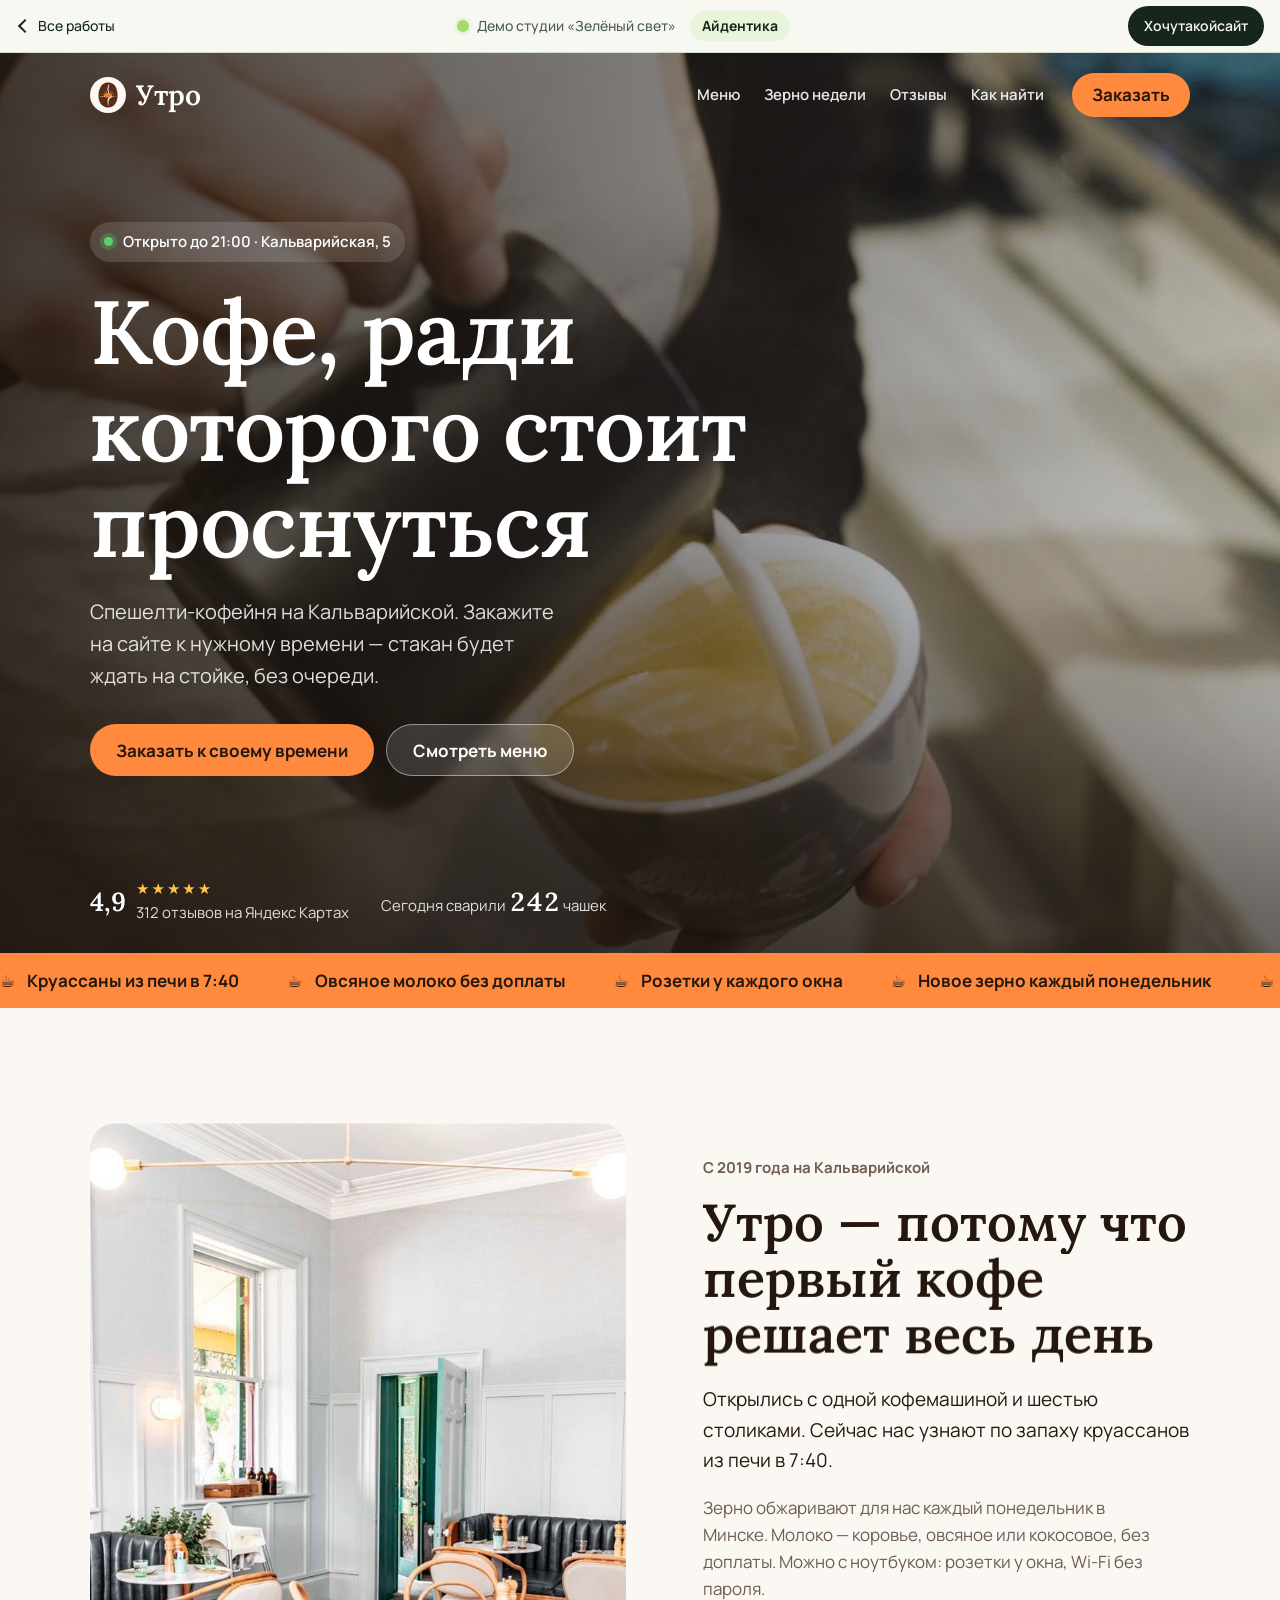
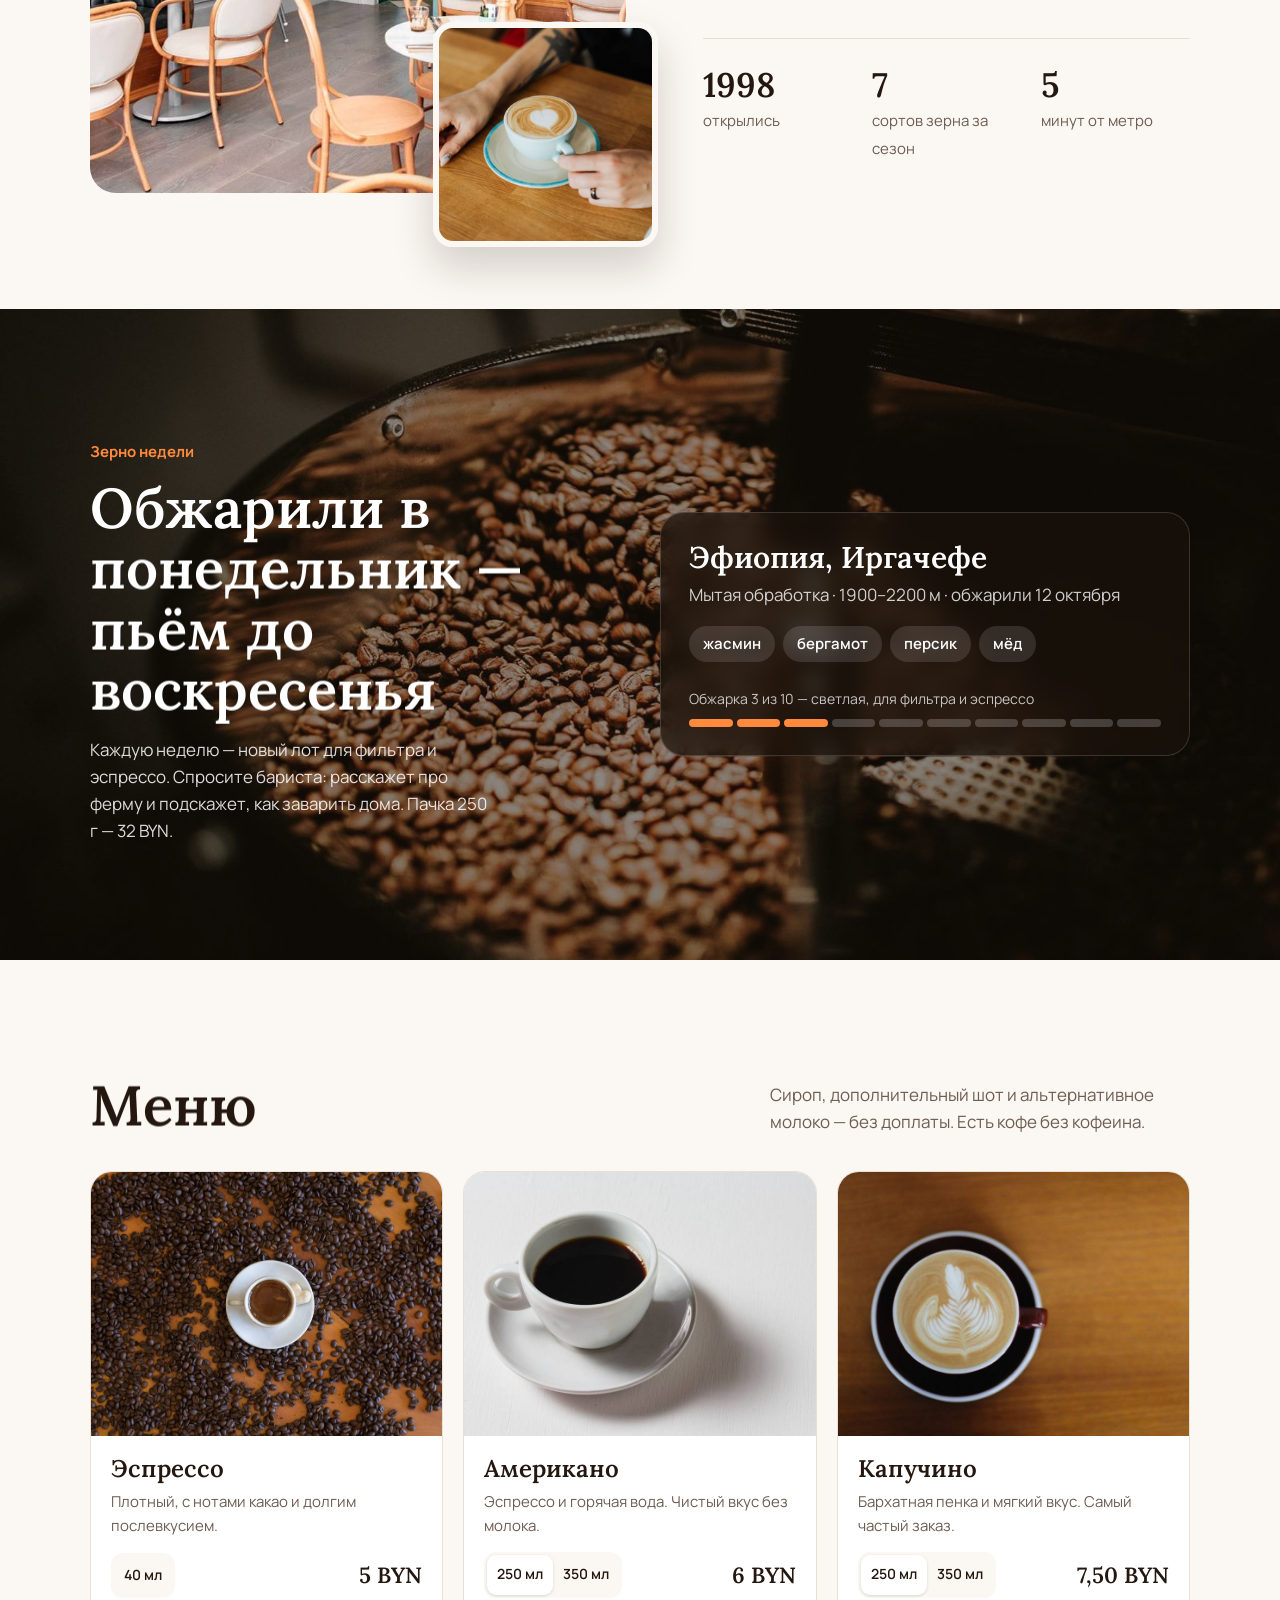
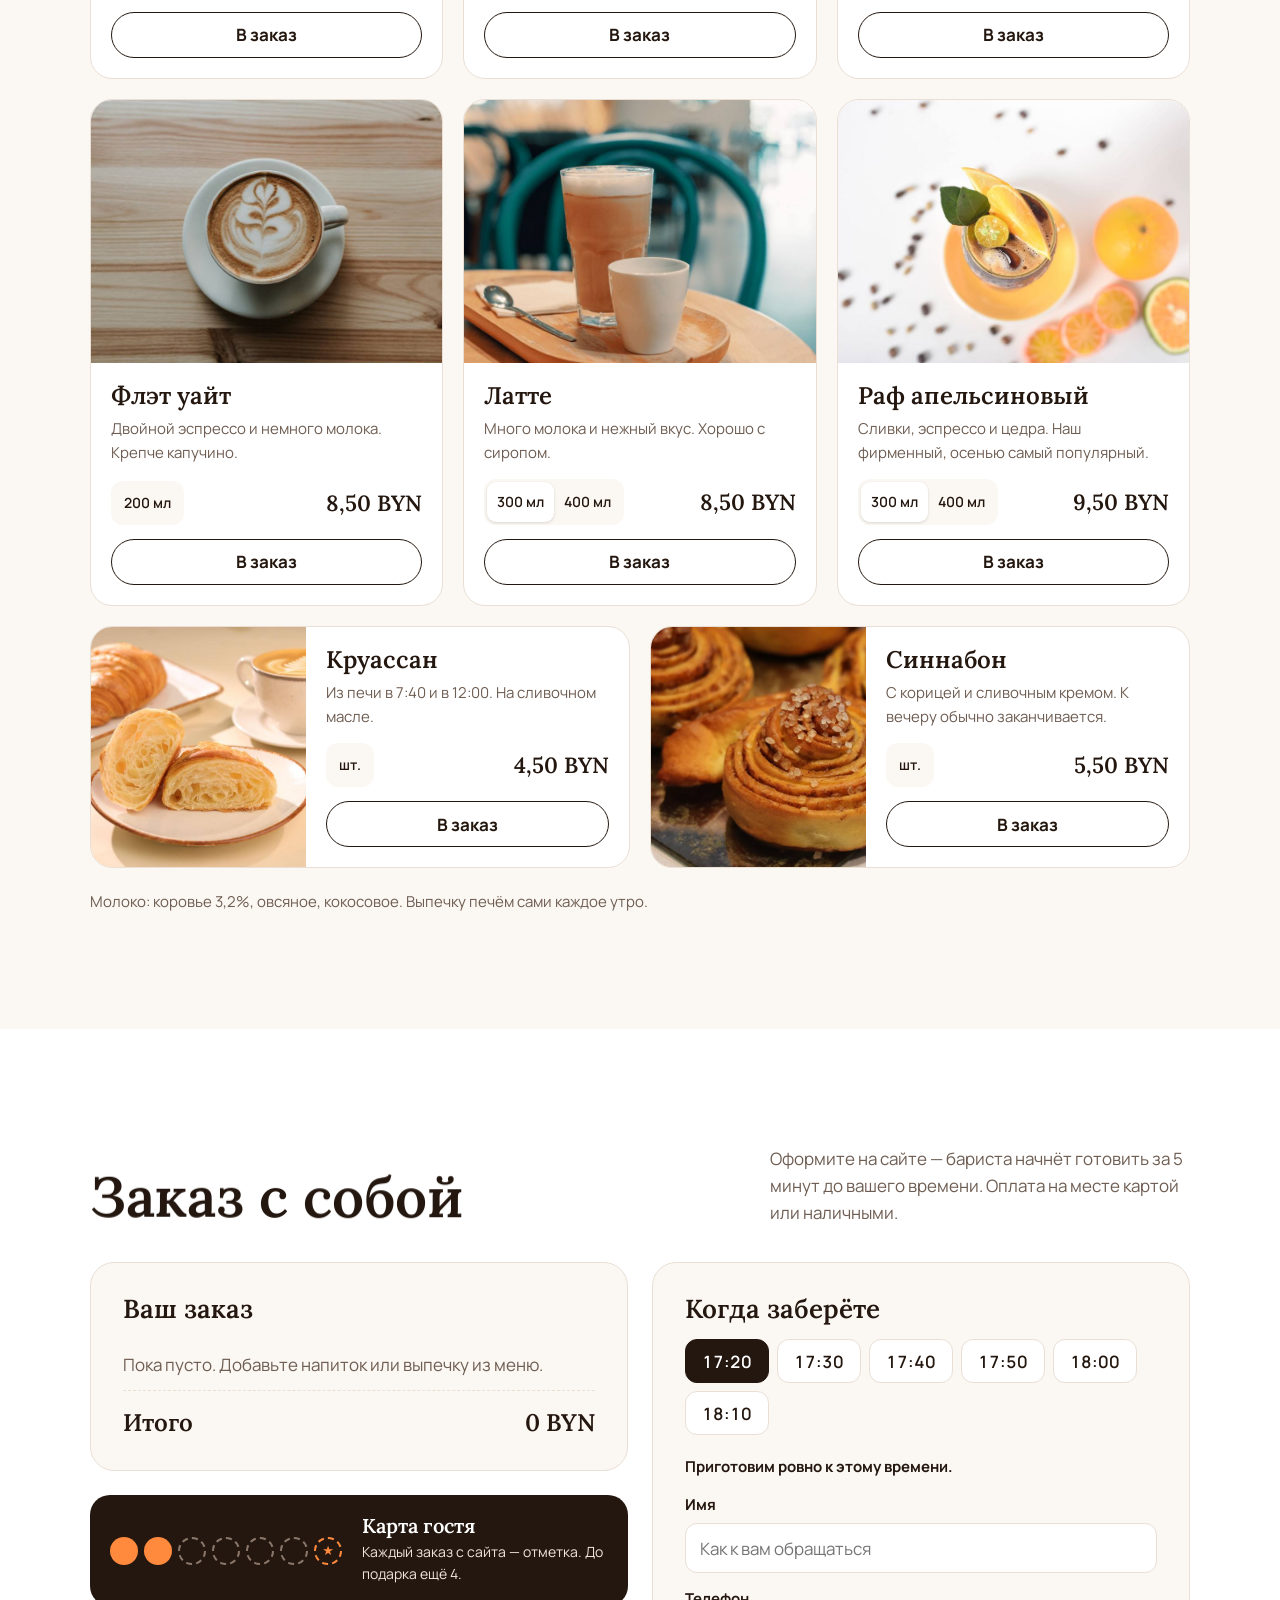
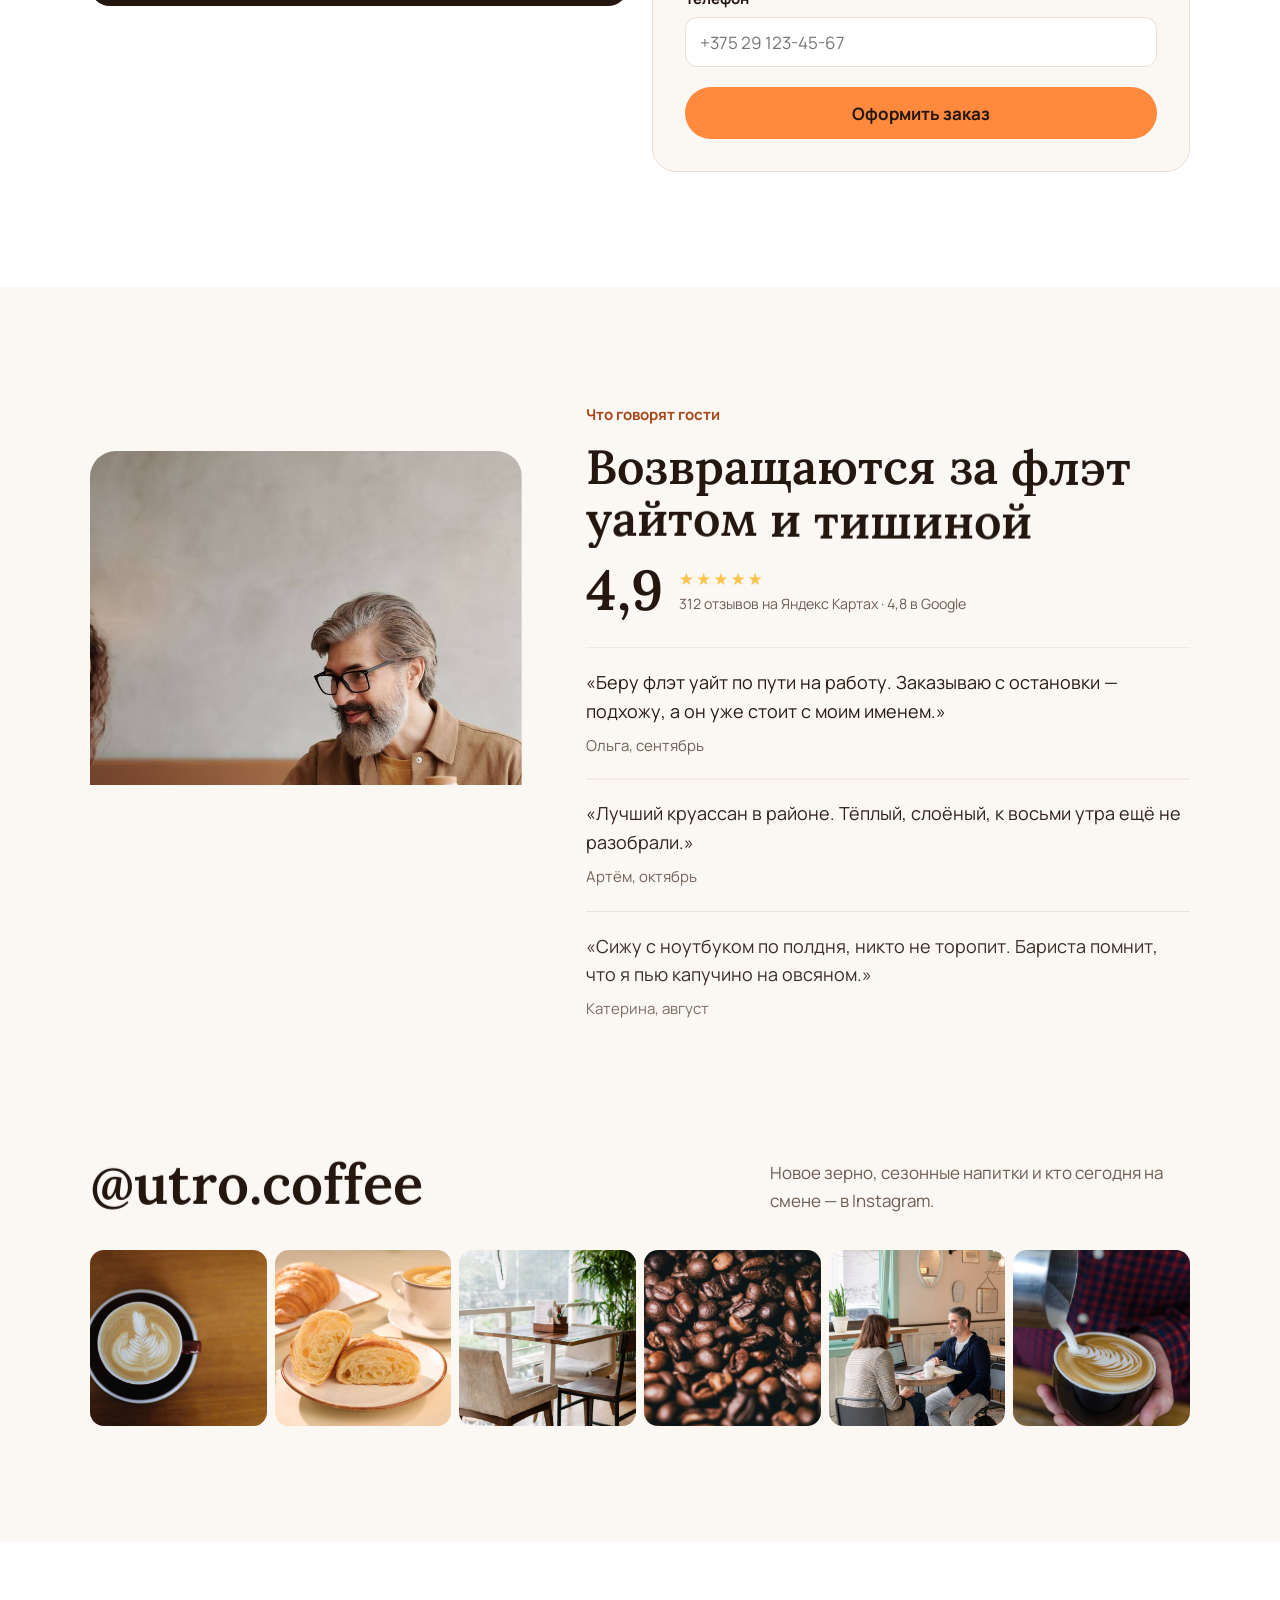
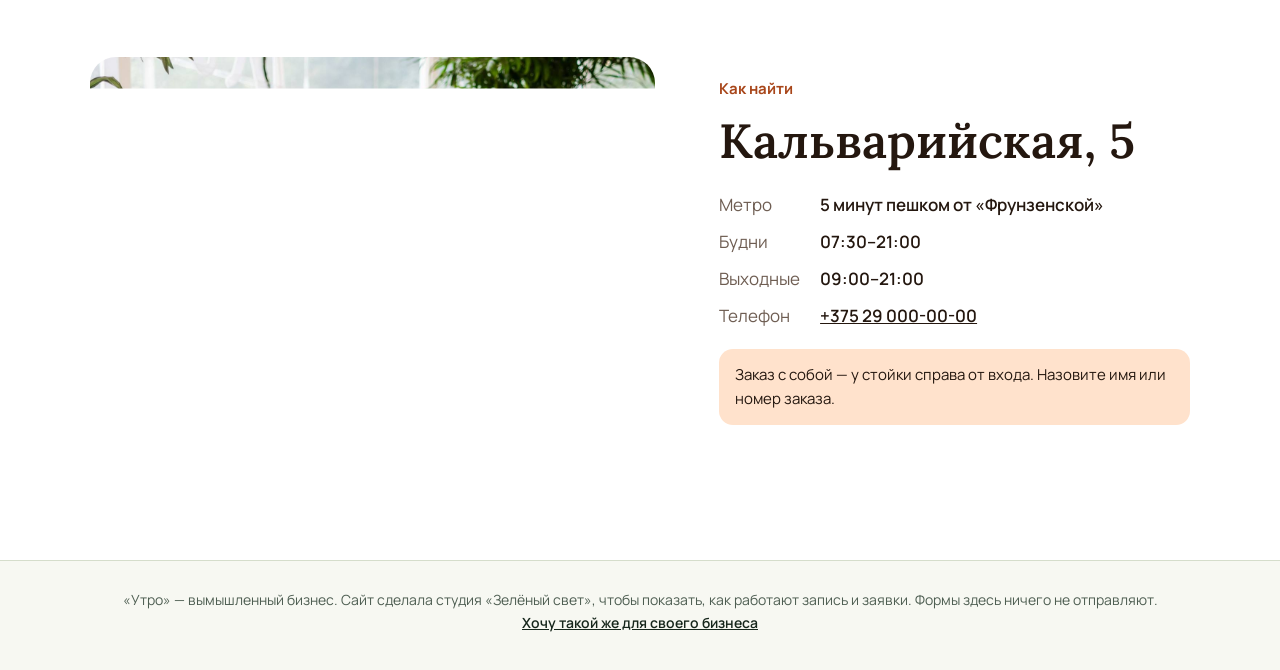
<file: demo/kofe/index.html>
<!doctype html>
<html lang="ru">
<head>
<meta charset="utf-8">
<meta name="viewport" content="width=device-width, initial-scale=1">
<title>Кофейня «Утро» — демо-сайт студии «Зелёный свет»</title>
<meta name="description" content="Демо-сайт кофейни: меню с ценами, заказ с собой ко времени, зерно недели и карта гостя. Сделано студией «Зелёный свет».">
<meta name="robots" content="noindex">
<link rel="icon" href="brand/mark.svg" type="image/svg+xml">
<link rel="preload" as="image" href="img/hero-video-milk-pour-poster.jpg">
<link rel="stylesheet" href="../../css/demo-frame.css?v=6">
<style>
@font-face { font-family: Lora; src: url(../../fonts/lora-cyrillic.woff2) format("woff2"); font-weight: 400 700; font-display: swap; unicode-range: U+0400-045F, U+2116; }
@font-face { font-family: Lora; src: url(../../fonts/lora-latin.woff2) format("woff2"); font-weight: 400 700; font-display: swap; unicode-range: U+0000-00FF, U+2000-206F; }
@font-face { font-family: Manrope; src: url(../../fonts/manrope-cyrillic.woff2) format("woff2"); font-weight: 200 800; font-display: swap; unicode-range: U+0400-045F, U+2116; }
@font-face { font-family: Manrope; src: url(../../fonts/manrope-latin.woff2) format("woff2"); font-weight: 200 800; font-display: swap; unicode-range: U+0000-00FF, U+2000-206F; }
:root { --paper: #FBF7F2; --sun: #FF8A3D; --sun-2: #FFE2CC; --ink: #24170F; --muted: #6E5D52; --card: #FFFFFF; --line: #EADFD5; --dark: #1B120C; }
* { box-sizing: border-box; }
html { scroll-padding-top: 70px; }
body { margin: 0; background: var(--paper); color: var(--ink); font: 400 17px/1.6 Manrope, system-ui, sans-serif; }
h1, h2, h3 { font-family: Lora, Georgia, serif; font-weight: 600; margin: 0; line-height: 1.08; }
p { margin: 0; }
img, video { display: block; max-width: 100%; }
button { font: inherit; color: inherit; }
a { color: inherit; }
:focus-visible { outline: 3px solid var(--sun); outline-offset: 3px; border-radius: 8px; }
.wrap { max-width: 1180px; margin: 0 auto; padding-inline: clamp(20px, 4vw, 40px); }
.btn { display: inline-flex; align-items: center; justify-content: center; min-height: 52px; padding: 0 26px; border-radius: 999px; border: 0; background: var(--ink); color: #fff; font-weight: 700; text-decoration: none; cursor: pointer; transition: transform .15s, background .2s; }
.btn:hover { background: #3A2618; }
.btn:active { transform: scale(.98); }
.btn--sun { background: var(--sun); color: var(--ink); }
.btn--sun:hover { background: #FF9D5C; }
.btn--glass { background: rgba(255, 255, 255, .14); color: #fff; border: 1px solid rgba(255, 255, 255, .45); -webkit-backdrop-filter: blur(8px); backdrop-filter: blur(8px); }
.btn--glass:hover { background: rgba(255, 255, 255, .26); }
.eyebrow { font-weight: 700; color: #A8461A; font-size: 15px; margin-bottom: 14px; }
.bean .eyebrow { color: var(--sun); }

/* первый экран: видео наливания молока */
.hero { position: relative; min-height: min(100svh, 900px); display: flex; flex-direction: column; color: #fff; overflow: hidden; background: var(--dark); }
.hero__media { position: absolute; inset: 0; }
.hero > .wrap { width: 100%; } /* во flex-колонке margin:auto иначе сжимает блок по содержимому */
.hero__media img, .hero__media video { width: 100%; height: 100%; object-fit: cover; }
.hero__media::after { content: ""; position: absolute; inset: 0; background: linear-gradient(90deg, rgba(27, 18, 12, .82) 0%, rgba(27, 18, 12, .45) 55%, rgba(27, 18, 12, .1) 100%), linear-gradient(0deg, rgba(27, 18, 12, .6), transparent 40%); }
.nav { position: relative; z-index: 2; display: flex; align-items: center; gap: 28px; padding-block: 20px; }
.brand { display: flex; align-items: center; gap: 10px; font: 600 28px Lora, serif; text-decoration: none; }
.brand img { width: 36px; height: 36px; padding: 5px; border-radius: 50%; background: #FBF7F2; object-fit: contain; }
.nav__links { display: flex; gap: 24px; margin-left: auto; font-weight: 600; font-size: 15px; }
.nav__links a { text-decoration: none; opacity: .9; padding: 8px 0; }
.nav__links a:hover { opacity: 1; text-decoration: underline; text-underline-offset: 6px; }
.nav .btn { min-height: 44px; padding: 0 20px; }
.hero__body { position: relative; z-index: 2; flex: 1; display: flex; flex-direction: column; justify-content: center; padding-block: 40px 56px; }
.status { display: inline-flex; align-items: center; gap: 10px; align-self: flex-start; padding: 8px 14px; border-radius: 999px; background: rgba(255, 255, 255, .14); -webkit-backdrop-filter: blur(8px); backdrop-filter: blur(8px); font-size: 15px; font-weight: 600; }
.status::before { content: ""; flex: none; width: 9px; height: 9px; border-radius: 50%; background: #5BD16B; box-shadow: 0 0 0 4px rgba(91, 209, 107, .25); }
.status.is-closed::before { background: #FF7A6B; box-shadow: 0 0 0 4px rgba(255, 122, 107, .25); }
.hero h1 { margin-top: 22px; font-size: clamp(42px, 7vw, 92px); max-width: 12ch; letter-spacing: -0.01em; }
.hero__lead { margin-top: 22px; max-width: 40ch; font-size: clamp(18px, 1.6vw, 20px); color: rgba(255, 255, 255, .86); }
.hero__cta { display: flex; flex-wrap: wrap; gap: 12px; margin-top: 32px; }
.hero__foot { position: relative; z-index: 2; display: flex; flex-wrap: wrap; gap: 14px 32px; align-items: center; padding-block: 0 28px; font-size: 15px; color: rgba(255, 255, 255, .85); }
.rating { display: inline-flex; align-items: center; gap: 10px; }
.rating b { font: 600 26px Lora, serif; color: #fff; }
.stars { color: #FFC24B; letter-spacing: 2px; }
.cups b { font: 600 26px Lora, serif; color: #fff; font-variant-numeric: tabular-nums; }

/* бегущая строка */
.ticker { overflow: hidden; background: var(--sun); color: var(--ink); font-weight: 700; }
.ticker__track { display: flex; width: max-content; gap: 48px; padding: 14px 0; }
.ticker span::before { content: "☕"; margin-right: 12px; }
@media (prefers-reduced-motion: no-preference) { .ticker__track { animation: tick 38s linear infinite; } }
@keyframes tick { to { transform: translateX(-50%); } }

section { padding-block: clamp(64px, 9vw, 120px); }
.sec-head { display: flex; justify-content: space-between; align-items: end; gap: 20px 48px; flex-wrap: wrap; margin-bottom: 36px; }
.sec-head h2 { font-size: clamp(34px, 4.6vw, 56px); }
.sec-head p { color: var(--muted); max-width: 42ch; }

/* история */
.story { display: grid; grid-template-columns: 1.1fr 1fr; gap: clamp(32px, 6vw, 88px); align-items: center; }
.story__media { position: relative; }
.story__main { border-radius: 26px; overflow: hidden; aspect-ratio: 4 / 5; }
.story__main img { width: 100%; height: 115%; object-fit: cover; }
.story__float { position: absolute; right: -6%; bottom: -8%; width: 42%; border-radius: 20px; overflow: hidden; border: 6px solid var(--paper); box-shadow: 0 20px 40px rgba(36, 23, 15, .18); }
.story__float img { aspect-ratio: 1; object-fit: cover; }
.story h2 { font-size: clamp(32px, 4.2vw, 52px); }
.story p { margin-top: 18px; color: var(--muted); max-width: 46ch; }
.story .eyebrow { margin-top: 0; }
.story .lead { margin-top: 22px; font-size: 19px; color: var(--ink); }
.facts { display: grid; grid-template-columns: repeat(3, 1fr); gap: 20px; margin-top: 36px; padding-top: 24px; border-top: 1px solid var(--line); }
.facts b { display: block; font: 600 34px Lora, serif; }
.facts span { color: var(--muted); font-size: 15px; }

/* зерно недели */
.bean { position: relative; color: #fff; overflow: hidden; background: var(--dark); }
.bean__bg { position: absolute; inset: -12% 0; }
.bean__bg img { width: 100%; height: 100%; object-fit: cover; opacity: .55; }
.bean .wrap { position: relative; display: grid; grid-template-columns: 1fr 1fr; gap: 40px; align-items: center; }
.bean h2 { font-size: clamp(34px, 4.6vw, 56px); }
.bean__card { padding: 28px; border-radius: 24px; background: rgba(27, 18, 12, .72); -webkit-backdrop-filter: blur(10px); backdrop-filter: blur(10px); border: 1px solid rgba(255, 255, 255, .15); }
.bean__card h3 { font-size: 30px; }
.bean__card p { margin-top: 8px; color: rgba(255, 255, 255, .8); }
.notes { display: flex; flex-wrap: wrap; gap: 8px; margin-top: 18px; }
.notes span { padding: 6px 14px; border-radius: 999px; background: rgba(255, 255, 255, .12); font-size: 15px; font-weight: 600; }
.roast { margin-top: 22px; }
.roast small { color: rgba(255, 255, 255, .75); font-size: 14px; }
.roast__bar { display: grid; grid-template-columns: repeat(10, 1fr); gap: 4px; margin-top: 8px; }
.roast__bar i { height: 8px; border-radius: 4px; background: rgba(255, 255, 255, .2); }
.roast__bar i.on { background: var(--sun); }
.bean__side p { margin-top: 16px; color: rgba(255, 255, 255, .85); max-width: 40ch; }

/* меню */
.menu { display: grid; grid-template-columns: repeat(3, 1fr); gap: 20px; }
.drink { display: flex; flex-direction: column; border-radius: 22px; background: var(--card); overflow: hidden; border: 1px solid var(--line); }
.drink__img { aspect-ratio: 4 / 3; overflow: hidden; }
.drink__img img { width: 100%; height: 100%; object-fit: cover; transition: transform .6s ease; }
.drink:hover .drink__img img { transform: scale(1.05); }
.drink__body { display: flex; flex-direction: column; gap: 8px; padding: 20px; flex: 1; }
.drink h3 { font-size: 24px; }
.drink p { color: var(--muted); font-size: 15px; flex: 1; }
.drink__row { display: flex; align-items: center; justify-content: space-between; gap: 10px; margin-top: 6px; }
.sizes { display: inline-flex; padding: 3px; border-radius: 12px; background: var(--paper); }
.sizes button { min-height: 40px; min-width: 64px; padding: 0 10px; border: 0; border-radius: 9px; background: transparent; font-size: 14px; font-weight: 600; cursor: pointer; }
.sizes button[aria-pressed="true"] { background: #fff; box-shadow: 0 1px 3px rgba(36, 23, 15, .15); }
.sizes span { padding: 8px 10px; font-size: 14px; font-weight: 600; }
.price { font: 600 22px Lora, serif; white-space: nowrap; }
.add { min-height: 46px; margin-top: 6px; border-radius: 999px; border: 1.5px solid var(--ink); background: transparent; font-weight: 700; cursor: pointer; transition: background .2s, color .2s; }
.add:hover { background: var(--ink); color: #fff; }
.add.is-added { background: var(--sun); border-color: var(--sun); color: var(--ink); }
.milk { margin-top: 22px; color: var(--muted); font-size: 15px; }
.pastry { display: grid; grid-template-columns: 1fr 1fr; gap: 20px; margin-top: 20px; }
.pastry .drink { flex-direction: row; }
.pastry .drink__img { aspect-ratio: auto; width: 40%; flex: none; }

/* заказ */
.order-sec { background: #fff; }
.order { display: grid; grid-template-columns: 1fr 1fr; gap: 24px; align-items: start; }
.panel { padding: clamp(22px, 3vw, 32px); border-radius: 24px; background: var(--paper); border: 1px solid var(--line); }
.panel h3 { font-size: 26px; margin-bottom: 16px; }
.cart { list-style: none; margin: 0; padding: 0; }
.cart li { display: flex; align-items: center; gap: 12px; padding: 12px 0; border-bottom: 1px dashed var(--line); }
.cart li > span:first-child { flex: 1; }
.cart li small { color: var(--muted); }
.qty { display: inline-flex; align-items: center; gap: 6px; }
.qty button { width: 40px; height: 40px; border-radius: 10px; border: 1px solid var(--line); background: #fff; font-weight: 700; cursor: pointer; }
.cart__empty { padding: 20px 0; color: var(--muted); }
.total { display: flex; justify-content: space-between; margin-top: 16px; font: 600 24px Lora, serif; }
.label { margin: 20px 0 10px; font-size: 15px; font-weight: 700; }
.slots { display: flex; flex-wrap: wrap; gap: 8px; }
.slots label { position: relative; }
.slots input { position: absolute; inset: 0; opacity: 0; margin: 0; cursor: pointer; }
.slots span { display: inline-flex; align-items: center; min-height: 44px; padding: 0 16px; border-radius: 12px; border: 1px solid var(--line); background: #fff; font-weight: 600; font-variant-numeric: tabular-nums; }
.slots input:checked + span { background: var(--ink); color: #fff; border-color: var(--ink); }
.slots input:focus-visible + span { outline: 3px solid var(--sun); outline-offset: 2px; }
.field { display: grid; gap: 6px; margin-top: 14px; font-size: 15px; font-weight: 700; }
.field input { min-height: 50px; padding: 0 14px; border-radius: 12px; border: 1px solid var(--line); font: 400 17px Manrope, sans-serif; background: #fff; }
.field input:focus { outline: none; border-color: var(--ink); box-shadow: 0 0 0 3px var(--sun-2); }
.err { margin-top: 8px; color: #B3402E; font-size: 14px; }
.err:empty { display: none; }
.order .btn { width: 100%; margin-top: 20px; }
.done { text-align: center; }
.done[hidden], #formBody[hidden] { display: none; }
.done h3 { font-size: 30px; }
.done p { margin-top: 10px; color: var(--muted); }
.done .btn { margin-top: 20px; }
.loyal { margin-top: 24px; display: grid; grid-template-columns: auto 1fr; gap: 20px; align-items: center; padding: 20px; border-radius: 20px; background: var(--ink); color: #fff; }
.loyal h3 { font-size: 20px; margin: 0; }
.loyal p { font-size: 14px; color: #EFE6DF; margin-top: 4px; }
.stamps { display: grid; grid-template-columns: repeat(7, 28px); gap: 6px; }
.stamp { width: 28px; height: 28px; border-radius: 50%; border: 2px dashed #8A776A; display: grid; place-items: center; font-size: 13px; }
.stamp.on { border: 0; background: var(--sun); }
.stamp.gift { border-color: var(--sun); color: var(--sun); }
@media (prefers-reduced-motion: no-preference) { .stamp.new { animation: stampIn .5s cubic-bezier(.2, .9, .3, 1.4) both; } }
@keyframes stampIn { from { transform: scale(1.8) rotate(-20deg); opacity: 0; } }

/* отзывы */
.reviews { display: grid; grid-template-columns: 1fr 1.4fr; gap: clamp(28px, 5vw, 64px); align-items: center; }
.reviews__photo { border-radius: 26px; overflow: hidden; aspect-ratio: 4 / 5; }
.reviews__photo img { width: 100%; height: 100%; object-fit: cover; }
.reviews h2 { font-size: clamp(30px, 4vw, 48px); }
.score { display: flex; align-items: center; gap: 16px; margin: 18px 0 28px; }
.score b { font: 600 56px/1 Lora, serif; }
.score small { display: block; color: var(--muted); }
.quote { padding: 20px 0; border-top: 1px solid var(--line); }
.quote p { font-size: 18px; }
.quote span { display: block; margin-top: 8px; color: var(--muted); font-size: 15px; }

/* инстаграм */
.insta { display: grid; grid-template-columns: repeat(6, 1fr); gap: 8px; }
.insta a { position: relative; aspect-ratio: 1; overflow: hidden; border-radius: 14px; }
.insta img { width: 100%; height: 100%; object-fit: cover; transition: transform .5s; }
.insta a:hover img { transform: scale(1.06); }

/* как найти */
.place { display: grid; grid-template-columns: 1.2fr 1fr; gap: clamp(28px, 5vw, 64px); align-items: center; }
.place__photo { border-radius: 26px; overflow: hidden; aspect-ratio: 16 / 11; }
.place__photo img { width: 100%; height: 100%; object-fit: cover; }
.place h2 { font-size: clamp(32px, 4vw, 48px); }
.place dl { margin: 24px 0 0; display: grid; grid-template-columns: auto 1fr; gap: 10px 20px; }
.place dt { color: var(--muted); }
.place dd { margin: 0; font-weight: 600; }
.place .hint { margin-top: 20px; padding: 14px 16px; border-radius: 14px; background: var(--sun-2); font-size: 15px; }

/* мобильная плашка корзины */
.dock { position: fixed; left: 12px; right: 12px; bottom: max(12px, env(safe-area-inset-bottom)); z-index: 900; display: none; align-items: center; gap: 12px; padding: 10px 10px 10px 18px; border-radius: 18px; background: var(--ink); color: #fff; box-shadow: 0 10px 30px rgba(36, 23, 15, .3); }
.dock.show { display: flex; }
.dock span { flex: 1; font-weight: 600; }
.dock .btn { min-height: 44px; padding: 0 18px; }

@media (max-width: 960px) {
  .nav__links { display: none; }
  .nav .btn { margin-left: auto; }
  .story, .bean .wrap, .order, .reviews, .place { grid-template-columns: 1fr; }
  .menu { grid-template-columns: 1fr 1fr; }
  .insta { grid-template-columns: repeat(3, 1fr); }
  .story__float { right: 4%; }
  .reviews__photo { aspect-ratio: 16 / 10; }
}
@media (max-width: 620px) {
  .menu, .pastry { grid-template-columns: 1fr; }
  .pastry .drink { flex-direction: column; }
  .pastry .drink__img { width: 100%; aspect-ratio: 16 / 9; }
  .hero__cta .btn { flex: 1 1 100%; }
  .nav .btn { padding: 0 16px; font-size: 15px; }
  .facts { gap: 12px; }
  .facts b { font-size: 26px; }
  .loyal { grid-template-columns: 1fr; }
  .stamps { grid-template-columns: repeat(7, 1fr); }
  .stamp { width: auto; height: auto; aspect-ratio: 1; }
  body.has-cart .zs-foot { padding-bottom: 100px; }
}
@media (min-width: 621px) { .dock { display: none !important; } }
</style>
</head>
<body data-demo="kofe" data-demo-name="Кофейня «Утро»" data-service="Сайт компании">

<header class="hero" data-hero>
  <div class="hero__media" aria-hidden="true">
    <img class="kenburns" id="heroPoster" src="img/hero-video-milk-pour-poster.jpg" alt="">
  </div>
  <div class="wrap nav">
    <a class="brand" href="#"><img src="brand/mark.svg" alt="" width="36" height="36">Утро</a>
    <nav class="nav__links" aria-label="Разделы"><a href="#menu">Меню</a><a href="#bean">Зерно недели</a><a href="#reviews">Отзывы</a><a href="#place">Как найти</a></nav>
    <a class="btn btn--sun" href="#order">Заказать</a>
  </div>
  <div class="wrap hero__body">
    <span class="status" id="status">Открыто</span>
    <h1 class="words">Кофе, ради которого стоит проснуться</h1>
    <p class="hero__lead">Спешелти-кофейня на Кальварийской. Закажите на сайте к нужному времени — стакан будет ждать на стойке, без очереди.</p>
    <div class="hero__cta"><a class="btn btn--sun" href="#order">Заказать к своему времени</a><a class="btn btn--glass" href="#menu">Смотреть меню</a></div>
  </div>
  <div class="wrap hero__foot">
    <span class="rating"><b>4,9</b><span><span class="stars" aria-hidden="true">★★★★★</span><br>312 отзывов на Яндекс Картах</span></span>
    <span class="cups">Сегодня сварили <b id="cups">0</b> чашек</span>
  </div>
</header>

<div class="ticker" aria-hidden="true"><div class="ticker__track" id="ticker"></div></div>

<main>
  <section>
    <div class="wrap story">
      <div class="story__media">
        <div class="story__main wipe"><img src="img/interior-hall.jpg" alt="Светлый зал кофейни с венскими стульями" loading="lazy" data-speed="0.6"></div>
        <div class="story__float" data-speed="-1.2"><img src="img/hands-cup-table.jpg" alt="Капучино с сердцем на деревянном столе" loading="lazy"></div>
      </div>
      <div>
        <p class="eyebrow">С 2019 года на Кальварийской</p>
        <h2 class="words">Утро — потому что первый кофе решает весь день</h2>
        <p class="lead">Открылись с одной кофемашиной и шестью столиками. Сейчас нас узнают по запаху круассанов из печи в 7:40.</p>
        <p>Зерно обжаривают для нас каждый понедельник в Минске. Молоко — коровье, овсяное или кокосовое, без доплаты. Можно с ноутбуком: розетки у окна, Wi-Fi без пароля.</p>
        <div class="facts">
          <div><b data-count="2019">2019</b><span>открылись</span></div>
          <div><b data-count="7">7</b><span>сортов зерна за сезон</span></div>
          <div><b data-count="5">5</b><span>минут от метро</span></div>
        </div>
      </div>
    </div>
  </section>

  <section class="bean" id="bean">
    <div class="bean__bg" data-speed="1.5" aria-hidden="true"><img src="img/beans-roaster.jpg" alt="" loading="lazy"></div>
    <div class="wrap">
      <div class="bean__side">
        <p class="eyebrow">Зерно недели</p>
        <h2 class="words">Обжарили в понедельник — пьём до воскресенья</h2>
        <p>Каждую неделю — новый лот для фильтра и эспрессо. Спросите бариста: расскажет про ферму и подскажет, как заварить дома. Пачка 250 г — 32 BYN.</p>
      </div>
      <div class="bean__card rise">
        <h3>Эфиопия, Иргачефе</h3>
        <p>Мытая обработка · 1900–2200 м · обжарили 12 октября</p>
        <div class="notes"><span>жасмин</span><span>бергамот</span><span>персик</span><span>мёд</span></div>
        <div class="roast"><small>Обжарка 3 из 10 — светлая, для фильтра и эспрессо</small><div class="roast__bar"><i class="on"></i><i class="on"></i><i class="on"></i><i></i><i></i><i></i><i></i><i></i><i></i><i></i></div></div>
      </div>
    </div>
  </section>

  <section id="menu">
    <div class="wrap">
      <div class="sec-head"><h2 class="words">Меню</h2><p>Сироп, дополнительный шот и альтернативное молоко — без доплаты. Есть кофе без кофеина.</p></div>
      <div class="menu" id="menuList"></div>
      <div class="pastry" id="pastryList"></div>
      <p class="milk">Молоко: коровье 3,2%, овсяное, кокосовое. Выпечку печём сами каждое утро.</p>
    </div>
  </section>

  <section class="order-sec" id="order">
    <div class="wrap">
      <div class="sec-head"><h2 class="words">Заказ с собой</h2><p>Оформите на сайте — бариста начнёт готовить за 5 минут до вашего времени. Оплата на месте картой или наличными.</p></div>
      <div class="order">
        <div>
          <div class="panel">
            <h3>Ваш заказ</h3>
            <ul class="cart" id="cart"></ul>
            <div class="total"><span>Итого</span><span id="total">0 BYN</span></div>
          </div>
          <div class="loyal">
            <div class="stamps" id="stamps" aria-hidden="true"></div>
            <div><h3>Карта гостя</h3><p id="stampsCap"></p></div>
          </div>
        </div>
        <form class="panel" id="orderForm" novalidate>
          <div id="formBody">
            <h3>Когда заберёте</h3>
            <div class="slots" id="slots" role="radiogroup" aria-label="Время, к которому приготовить"></div>
            <p class="label" id="slotNote"></p>
            <label class="field">Имя<input name="name" autocomplete="given-name" maxlength="30" placeholder="Как к вам обращаться"></label>
            <label class="field">Телефон<input name="phone" type="tel" autocomplete="tel" placeholder="+375 29 123-45-67" maxlength="20"></label>
            <p class="err" id="err" role="alert"></p>
            <button class="btn btn--sun" type="submit">Оформить заказ</button>
          </div>
          <div class="done" id="done" hidden>
            <h3 id="doneTitle">Заказ принят</h3>
            <p id="doneText"></p>
            <button class="btn" type="button" id="again">Заказать ещё</button>
          </div>
        </form>
      </div>
    </div>
  </section>

  <section id="reviews">
    <div class="wrap reviews">
      <div class="reviews__photo wipe"><img src="img/people-couple.jpg" alt="Гости кофейни за столиком с десертами" loading="lazy"></div>
      <div>
        <p class="eyebrow">Что говорят гости</p>
        <h2 class="words">Возвращаются за флэт уайтом и тишиной</h2>
        <div class="score"><b>4,9</b><span><span class="stars" aria-hidden="true">★★★★★</span><small>312 отзывов на Яндекс Картах · 4,8 в Google</small></span></div>
        <div class="quote rise"><p>«Беру флэт уайт по пути на работу. Заказываю с остановки — подхожу, а он уже стоит с моим именем.»</p><span>Ольга, сентябрь</span></div>
        <div class="quote rise"><p>«Лучший круассан в районе. Тёплый, слоёный, к восьми утра ещё не разобрали.»</p><span>Артём, октябрь</span></div>
        <div class="quote rise"><p>«Сижу с ноутбуком по полдня, никто не торопит. Бариста помнит, что я пью капучино на овсяном.»</p><span>Катерина, август</span></div>
      </div>
    </div>
  </section>

  <section style="padding-top:0">
    <div class="wrap">
      <div class="sec-head"><h2 class="words">@utro.coffee</h2><p>Новое зерно, сезонные напитки и кто сегодня на смене — в Instagram.</p></div>
      <div class="insta">
        <a href="#" aria-label="Пост: капучино"><img src="img/menu-cappuccino.jpg" alt="" loading="lazy"></a>
        <a href="#" aria-label="Пост: круассаны"><img src="img/pastry-croissant.jpg" alt="" loading="lazy"></a>
        <a href="#" aria-label="Пост: столик у окна"><img src="img/interior-window.jpg" alt="" loading="lazy"></a>
        <a href="#" aria-label="Пост: зерно"><img src="img/beans-closeup.jpg" alt="" loading="lazy"></a>
        <a href="#" aria-label="Пост: гости"><img src="img/people-cafe.jpg" alt="" loading="lazy"></a>
        <a href="#" aria-label="Пост: латте-арт"><img src="img/hero-latte-art.jpg" alt="" loading="lazy"></a>
      </div>
    </div>
  </section>

  <section id="place" style="background:#fff">
    <div class="wrap place">
      <div class="place__photo wipe"><img src="img/interior-window.jpg" alt="Столик у панорамного окна с растениями" loading="lazy"></div>
      <div>
        <p class="eyebrow">Как найти</p>
        <h2>Кальварийская, 5</h2>
        <dl>
          <dt>Метро</dt><dd>5 минут пешком от «Фрунзенской»</dd>
          <dt>Будни</dt><dd>07:30–21:00</dd>
          <dt>Выходные</dt><dd>09:00–21:00</dd>
          <dt>Телефон</dt><dd><a href="tel:+375290000000">+375 29 000-00-00</a></dd>
        </dl>
        <p class="hint">Заказ с собой — у стойки справа от входа. Назовите имя или номер заказа.</p>
      </div>
    </div>
  </section>
</main>

<div class="dock" id="dock"><span id="dockText"></span><a class="btn btn--sun" href="#order">Оформить</a></div>

<script src="../../vendor/gsap.min.js"></script>
<script src="../../vendor/ScrollTrigger.min.js"></script>
<script src="../../vendor/lenis.min.js"></script>
<script src="../../js/demo-frame.js?v=6"></script>
<script src="../../js/demo-motion.js?v=1"></script>
<script>
const MENU = [
  { id: 'esp', name: 'Эспрессо', img: 'menu-espresso', about: 'Плотный, с нотами какао и долгим послевкусием.', sizes: [['40 мл', 5]] },
  { id: 'ame', name: 'Американо', img: 'menu-americano', about: 'Эспрессо и горячая вода. Чистый вкус без молока.', sizes: [['250 мл', 6], ['350 мл', 7]] },
  { id: 'cap', name: 'Капучино', img: 'menu-cappuccino', about: 'Бархатная пенка и мягкий вкус. Самый частый заказ.', sizes: [['250 мл', 7.5], ['350 мл', 8.5]] },
  { id: 'flt', name: 'Флэт уайт', img: 'menu-flat-white', about: 'Двойной эспрессо и немного молока. Крепче капучино.', sizes: [['200 мл', 8.5]] },
  { id: 'lat', name: 'Латте', img: 'menu-latte', about: 'Много молока и нежный вкус. Хорошо с сиропом.', sizes: [['300 мл', 8.5], ['400 мл', 9.5]] },
  { id: 'raf', name: 'Раф апельсиновый', img: 'menu-orange-raf', about: 'Сливки, эспрессо и цедра. Наш фирменный, осенью самый популярный.', sizes: [['300 мл', 9.5], ['400 мл', 10.5]] },
];
const PASTRY = [
  { id: 'cro', name: 'Круассан', img: 'pastry-croissant', about: 'Из печи в 7:40 и в 12:00. На сливочном масле.', sizes: [['шт.', 4.5]] },
  { id: 'cin', name: 'Синнабон', img: 'pastry-cinnamon-roll', about: 'С корицей и сливочным кремом. К вечеру обычно заканчивается.', sizes: [['шт.', 5.5]] },
];
const HOURS = { weekday: [7 * 60 + 30, 21 * 60], weekend: [9 * 60, 21 * 60] };
const $ = s => document.querySelector(s);
const money = n => n.toLocaleString('ru-RU', { minimumFractionDigits: n % 1 ? 2 : 0, maximumFractionDigits: 2 }) + ' BYN';
const hhmm = m => String(Math.floor(m / 60) % 24).padStart(2, '0') + ':' + String(m % 60).padStart(2, '0');
const store = { get(k, d) { try { return JSON.parse(localStorage.getItem(k)) ?? d; } catch { return d; } }, set(k, v) { try { localStorage.setItem(k, JSON.stringify(v)); } catch {} } };
const hoursFor = d => (d.getDay() === 0 || d.getDay() === 6) ? HOURS.weekend : HOURS.weekday;
const now = new Date(), nowMin = now.getHours() * 60 + now.getMinutes(), today = hoursFor(now);
const openNow = nowMin >= today[0] && nowMin < today[1];

/* видео в первом экране: подгружаем после отрисовки, на вертикальном экране — своя версия */
(() => {
  if (matchMedia('(prefers-reduced-motion: reduce)').matches || navigator.connection?.saveData) return;
  const tall = matchMedia('(max-aspect-ratio: 1/1)').matches;
  const v = document.createElement('video');
  v.muted = true; v.loop = true; v.playsInline = true;
  v.setAttribute('muted', ''); v.setAttribute('playsinline', ''); v.setAttribute('aria-hidden', 'true');
  v.style.cssText = 'position:absolute;inset:0;opacity:0;transition:opacity .8s';
  v.src = tall ? 'img/hero-m.mp4' : 'img/hero.mp4';
  $('.hero__media').prepend(v);
  v.addEventListener('playing', () => { v.style.opacity = '1'; setTimeout(() => $('#heroPoster')?.remove(), 900); }, { once: true });
  v.play().catch(() => v.remove());
})();

/* статус по реальному времени */
const status = $('#status');
const nextOpen = (() => { const t = new Date(now); if (nowMin >= today[1]) t.setDate(t.getDate() + 1); return hhmm(hoursFor(t)[0]); })();
status.textContent = openNow ? `Открыто до ${hhmm(today[1])} · Кальварийская, 5` : `Закрыто · откроемся в ${nextOpen}`;
status.classList.toggle('is-closed', !openNow);

/* сколько чашек сварили сегодня: растёт в течение дня и тикает, пока открыто */
const cupsEl = $('#cups');
let cups = Math.max(0, Math.round((Math.min(nowMin, today[1]) - today[0]) * 0.42));
cupsEl.textContent = cups;
if (openNow) setInterval(() => { cups++; cupsEl.textContent = cups; }, 9000);
$('.cups').hidden = cups === 0;

/* бегущая строка: два одинаковых набора для бесшовной петли */
const phrases = ['Круассаны из печи в 7:40', 'Овсяное молоко без доплаты', 'Розетки у каждого окна', 'Новое зерно каждый понедельник', 'Можно с собакой', 'Седьмой кофе — в подарок'];
$('#ticker').innerHTML = [...phrases, ...phrases].map(p => `<span>${p}</span>`).join('');

/* меню и выпечка */
const cart = new Map();
function card(d, target) {
  const el = document.createElement('article');
  el.className = 'drink rise';
  el.innerHTML = `<div class="drink__img"><img loading="lazy" alt=""></div><div class="drink__body"><h3></h3><p></p><div class="drink__row"><div class="sizes" role="group" aria-label="Объём"></div><span class="price"></span></div><button class="add" type="button">В заказ</button></div>`;
  const img = el.querySelector('img'); img.src = `img/${d.img}.jpg`; img.alt = d.name;
  el.querySelector('h3').textContent = d.name;
  el.querySelector('p').textContent = d.about;
  let pick = 0;
  const sizes = el.querySelector('.sizes'), price = el.querySelector('.price'), add = el.querySelector('.add');
  if (d.sizes.length === 1) {
    const s = document.createElement('span'); s.textContent = d.sizes[0][0]; sizes.append(s);
  } else d.sizes.forEach(([label], i) => {
    const b = document.createElement('button');
    b.type = 'button'; b.textContent = label; b.setAttribute('aria-pressed', i === 0);
    b.addEventListener('click', () => { pick = i; sizes.querySelectorAll('button').forEach((x, j) => x.setAttribute('aria-pressed', j === i)); price.textContent = money(d.sizes[i][1]); });
    sizes.append(b);
  });
  price.textContent = money(d.sizes[0][1]);
  add.addEventListener('click', () => {
    const [size, p] = d.sizes[pick], key = d.id + '|' + size;
    const row = cart.get(key) || { name: d.name, size, price: p, qty: 0 };
    row.qty++; cart.set(key, row); renderCart();
    add.textContent = 'Добавлено ✓'; add.classList.add('is-added');
    setTimeout(() => { add.textContent = 'В заказ'; add.classList.remove('is-added'); }, 1200);
  });
  target.append(el);
}
MENU.forEach(d => card(d, $('#menuList')));
PASTRY.forEach(d => card(d, $('#pastryList')));

const sum = () => [...cart.values()].reduce((s, r) => s + r.price * r.qty, 0);
const count = () => [...cart.values()].reduce((s, r) => s + r.qty, 0);
const items = n => n + ' ' + (n % 10 === 1 && n % 100 !== 11 ? 'позиция' : [2, 3, 4].includes(n % 10) && ![12, 13, 14].includes(n % 100) ? 'позиции' : 'позиций');
let orderVisible = false;
function renderCart() {
  const ul = $('#cart'); ul.innerHTML = '';
  if (!cart.size) { const li = document.createElement('li'); li.className = 'cart__empty'; li.textContent = 'Пока пусто. Добавьте напиток или выпечку из меню.'; ul.append(li); }
  cart.forEach((r, key) => {
    const li = document.createElement('li');
    li.innerHTML = '<span><b></b> <small></small></span><span class="qty"><button type="button" aria-label="Меньше">−</button><b></b><button type="button" aria-label="Больше">+</button></span>';
    li.querySelector('span b').textContent = r.name;
    li.querySelector('small').textContent = `${r.size} · ${money(r.price)}`;
    li.querySelector('.qty b').textContent = r.qty;
    const [minus, plus] = li.querySelectorAll('.qty button');
    minus.addEventListener('click', () => { r.qty--; if (!r.qty) cart.delete(key); renderCart(); });
    plus.addEventListener('click', () => { r.qty++; renderCart(); });
    ul.append(li);
  });
  $('#total').textContent = money(sum());
  const n = count();
  $('#dock').classList.toggle('show', n > 0 && !orderVisible);
  document.body.classList.toggle('has-cart', n > 0);
  $('#dockText').textContent = `${items(n)} · ${money(sum())}`;
}
new IntersectionObserver(([e]) => { orderVisible = e.isIntersecting; renderCart(); }, { threshold: 0.1 }).observe($('#order'));

/* слоты: ближайшие 6 по 10 минут, не раньше чем через 10 минут, в часы работы; если закрыто — на утро */
let forTomorrow = false;
function renderSlots() {
  const box = $('#slots'); box.innerHTML = '';
  let day = today, start = Math.ceil((nowMin + 10) / 10) * 10;
  forTomorrow = false;
  if (start < day[0]) start = day[0];
  if (start > day[1] - 10) { const t = new Date(now); t.setDate(t.getDate() + 1); day = hoursFor(t); start = day[0]; forTomorrow = true; }
  for (let i = 0, m = start; i < 6 && m <= day[1] - 10; i++, m += 10) {
    const l = document.createElement('label');
    l.innerHTML = `<input type="radio" name="slot" value="${hhmm(m)}"${i === 0 ? ' checked' : ''}><span>${hhmm(m)}</span>`;
    box.append(l);
  }
  $('#slotNote').textContent = forTomorrow ? 'Сейчас закрыто — приготовим завтра утром.' : 'Приготовим ровно к этому времени.';
}
renderSlots();

/* карта гостя */
function renderStamps(fresh) {
  const n = store.get('utro-stamps', 2) % 7, box = $('#stamps'); box.innerHTML = '';
  for (let i = 1; i <= 7; i++) {
    const s = document.createElement('span');
    s.className = 'stamp' + (i <= n ? ' on' : '') + (i === 7 ? ' gift' : '') + (fresh && i === n ? ' new' : '');
    s.textContent = i === 7 ? '★' : '';
    box.append(s);
  }
  $('#stampsCap').textContent = n === 6 ? 'Следующий кофе — в подарок.' : `Каждый заказ с сайта — отметка. До подарка ещё ${6 - n}.`;
}
renderStamps(false);

/* оформление */
const phoneOk = v => { const d = v.replace(/\D/g, ''); return d.length >= 9 && d.length <= 15; };
$('#orderForm').addEventListener('submit', e => {
  e.preventDefault();
  const f = e.target, err = $('#err');
  if (!count()) { err.textContent = 'Добавьте хотя бы одну позицию из меню.'; return; }
  if (!phoneOk(f.phone.value)) { err.textContent = 'Укажите телефон — по нему бариста найдёт заказ.'; f.phone.focus(); return; }
  err.textContent = '';
  const slot = f.slot.value, name = f.name.value.trim() || 'Гость', no = 20 + Math.floor(Math.random() * 70);
  const list = [...cart.values()].map(r => `${r.name}, ${r.size} × ${r.qty}`), total = money(sum());
  $('#formBody').hidden = true; $('#done').hidden = false;
  $('#doneTitle').textContent = `Заказ №${no} принят`;
  $('#doneText').textContent = `${forTomorrow ? 'Завтра к' : 'К'} ${slot} заказ будет ждать на стойке справа от входа. Назовите имя или номер. Оплата на месте.`;
  store.set('utro-stamps', store.get('utro-stamps', 2) + 1);
  renderStamps(true);
  zsOwner('Утро · заказы с собой', [
    [`Новый предзаказ №${no} к ${slot}`, [...list, `Итого: ${total}`, `${name}, ${f.phone.value.trim()}`]],
    ['Напоминание бариста', [`Через 5 минут начинайте готовить заказ №${no}`]],
  ]);
  cart.clear(); renderCart();
});
$('#again').addEventListener('click', () => { $('#formBody').hidden = false; $('#done').hidden = true; renderSlots(); $('#menu').scrollIntoView({ behavior: 'smooth' }); });
renderCart();
</script>
</body>
</html>
</file>
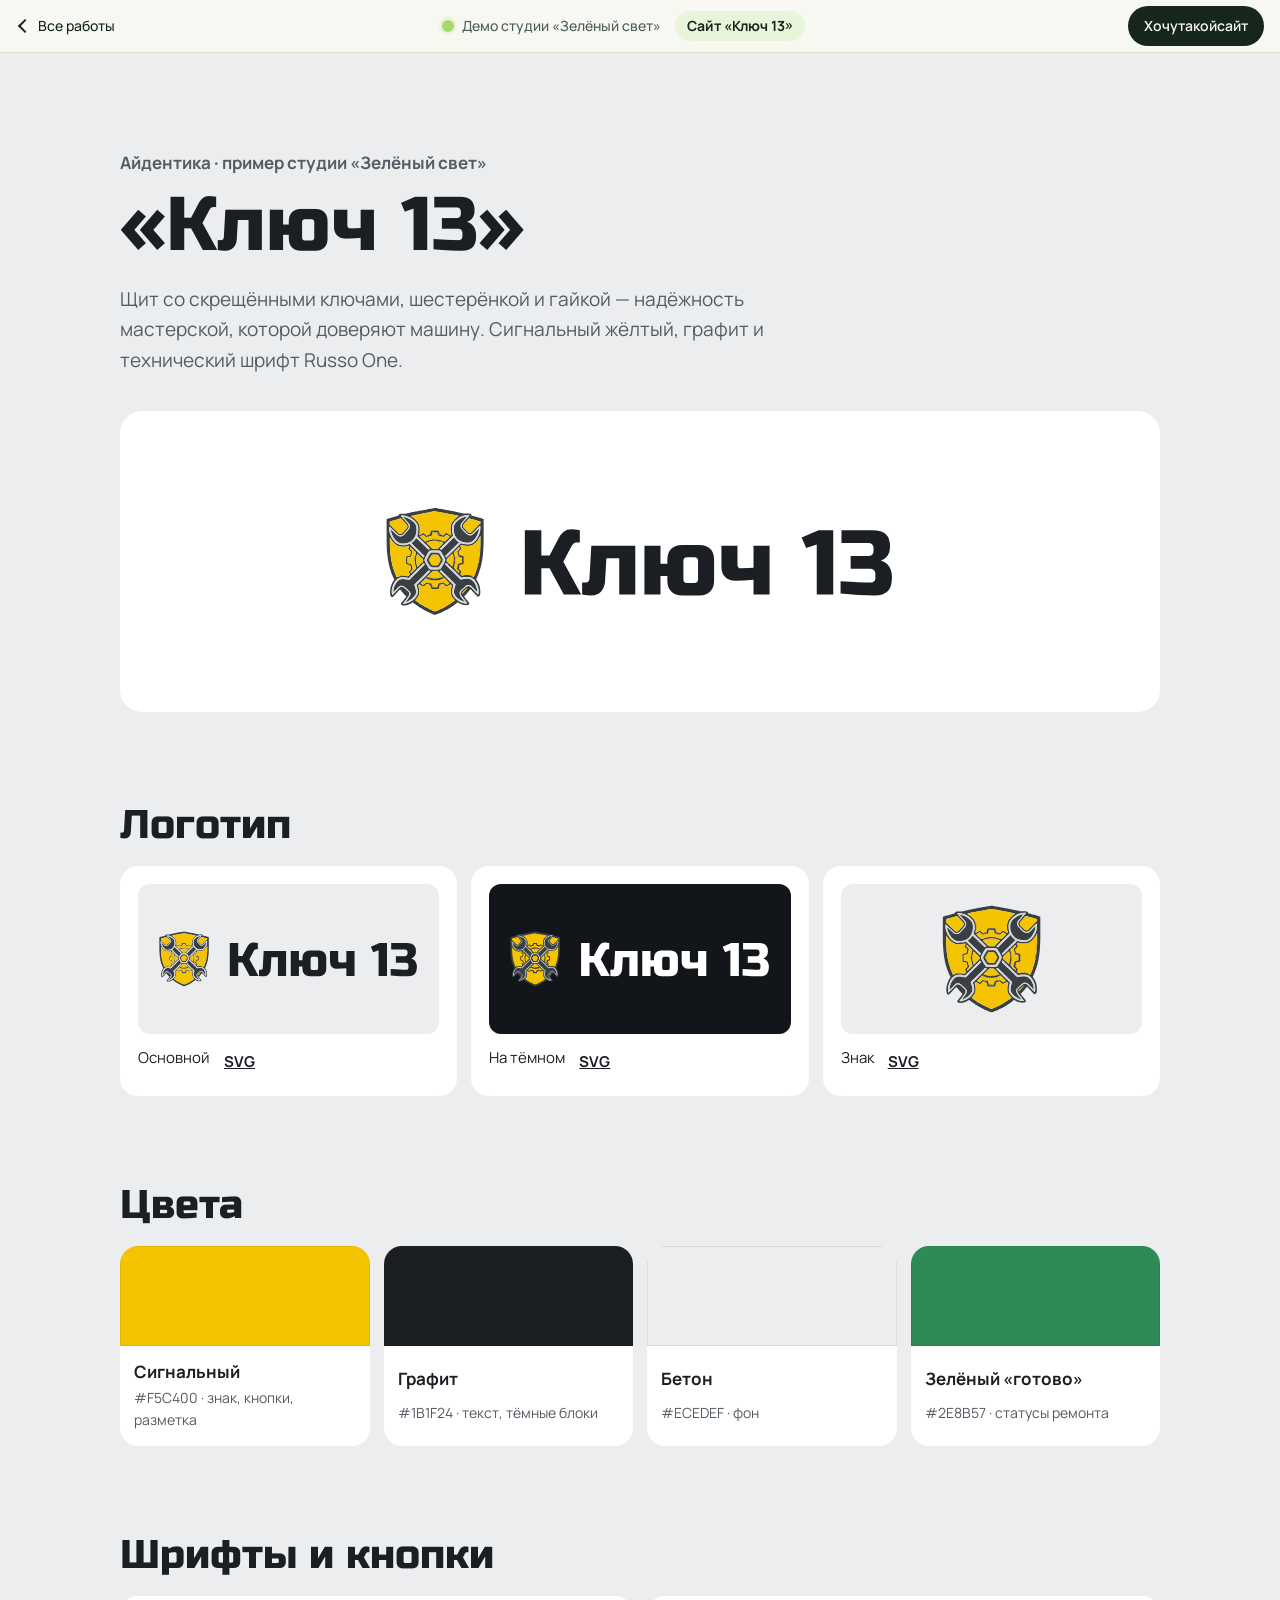
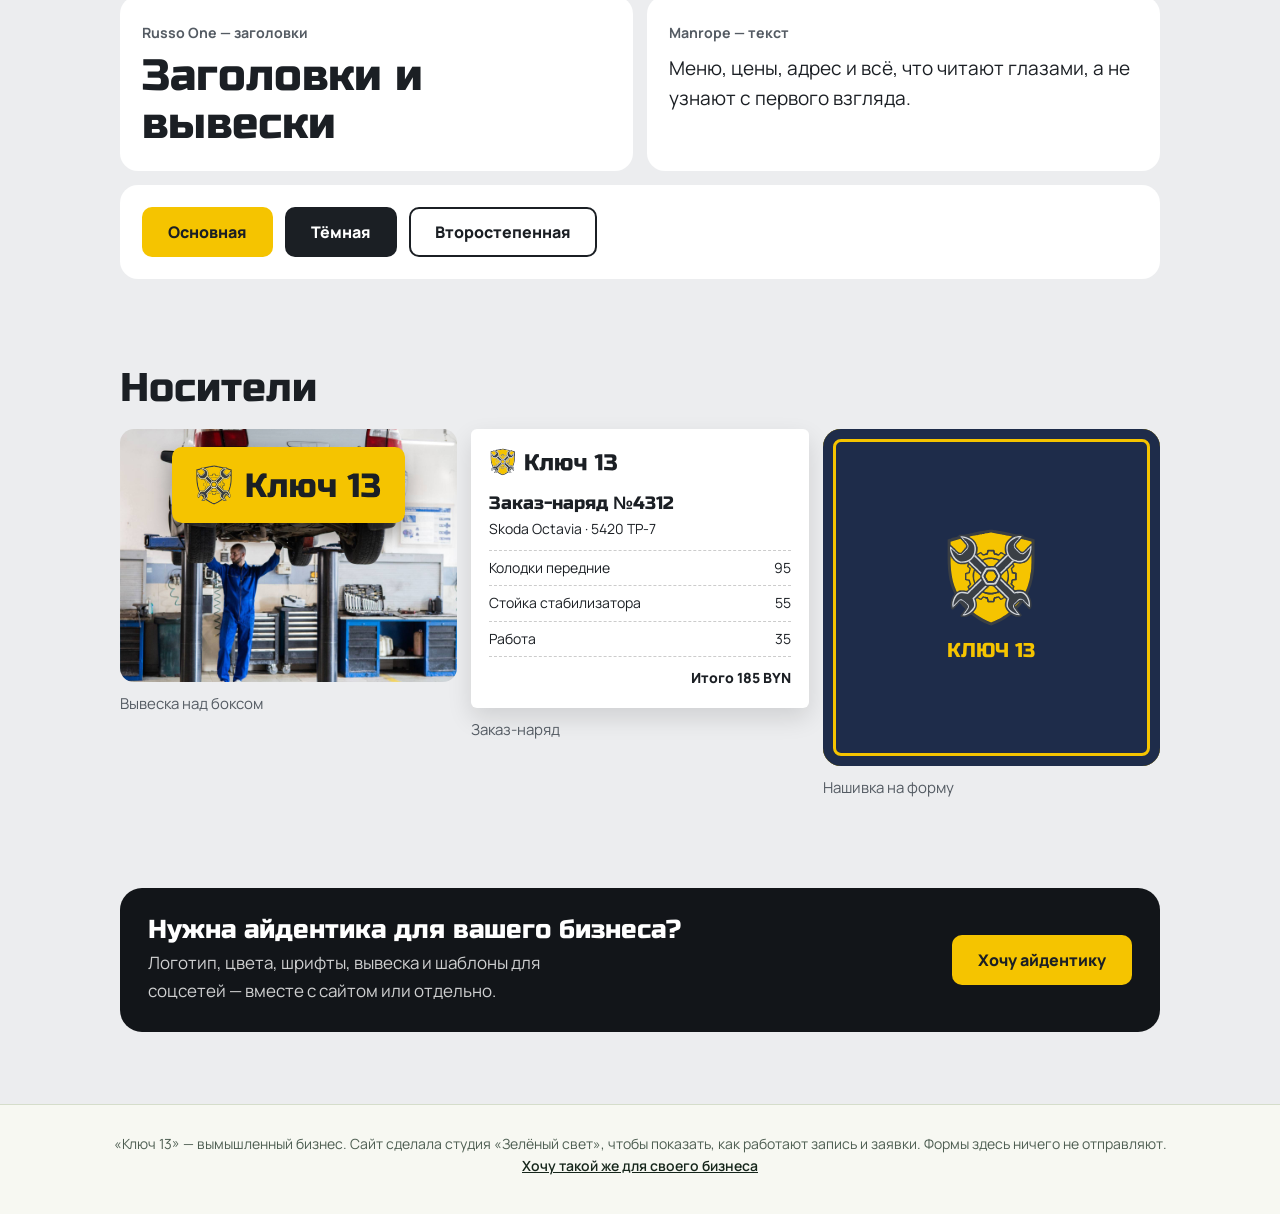
<file: demo/avto/brand/index.html>
<!doctype html>
<html lang="ru">
<head>
<meta charset="utf-8">
<meta name="viewport" content="width=device-width, initial-scale=1">
<title>Айдентика «Ключ 13» — демо студии «Зелёный свет»</title>
<meta name="description" content="Логотип, цвета, шрифты и фирменные носители вымышленного бренда «Ключ 13». Пример айдентики от студии «Зелёный свет».">
<meta name="robots" content="noindex">
<link rel="icon" href="mark.svg" type="image/svg+xml">
<link rel="stylesheet" href="../../../css/demo-frame.css?v=5">
<style>
@font-face { font-family: "Russo One"; src: url(../../../fonts/russo-cyrillic.woff2) format("woff2"); font-weight: 400 700; unicode-range: U+0400-045F; }
@font-face { font-family: "Russo One"; src: url(../../../fonts/russo-latin.woff2) format("woff2"); font-weight: 400 700; unicode-range: U+0000-00FF, U+2000-206F; }
@font-face { font-family: Manrope; src: url(../../../fonts/manrope-cyrillic.woff2) format("woff2"); font-weight: 200 800; unicode-range: U+0400-045F; }
@font-face { font-family: Manrope; src: url(../../../fonts/manrope-latin.woff2) format("woff2"); font-weight: 200 800; unicode-range: U+0000-00FF, U+2000-206F; }
:root { --bg: #ECEDEF; --ink: #1B1F24; --acc: #F5C400; --on-acc: #1B1F24; --soft: #FFF3B8; --muted: #545B63; --dark: #121519; --head: "Russo One", sans-serif; }
* { box-sizing: border-box; }
body { margin: 0; background: var(--bg); color: var(--ink); font: 400 17px/1.6 Manrope, system-ui, sans-serif; }
img { display: block; max-width: 100%; }
h1, h2, h3 { font-family: var(--head); margin: 0; line-height: 1.05; }
p { margin: 0; }
a { color: inherit; }
:focus-visible { outline: 3px solid var(--acc); outline-offset: 3px; }
.wrap { max-width: 1120px; margin: 0 auto; padding-inline: clamp(20px, 4vw, 40px); }
.hero { padding-block: clamp(48px, 8vw, 96px) 48px; }
.kicker { font-weight: 700; color: var(--muted); }
.hero h1 { margin-top: 10px; font-size: clamp(40px, 6vw, 76px); }
.hero p.lead { margin-top: 18px; max-width: 54ch; color: var(--muted); font-size: 19px; }
.board { display: grid; place-items: center; margin-top: 36px; padding: clamp(40px, 8vw, 90px) 24px; border-radius: 22px; background: #fff; }
.board img { width: min(100%, 520px); height: auto; }
section { padding-block: 44px; }
h2 { font-size: clamp(28px, 3.4vw, 40px); margin-bottom: 20px; }
.grid { display: grid; gap: 14px; }
.g3 { grid-template-columns: repeat(3, 1fr); } .g4 { grid-template-columns: repeat(4, 1fr); } .g2 { grid-template-columns: 1fr 1fr; }
.tile { margin: 0; padding: 18px; border-radius: 18px; background: #fff; }
.stage { display: grid; place-items: center; min-height: 150px; border-radius: 12px; background: var(--bg); padding: 18px; }
.stage img { max-height: 70px; width: auto; }
.stage--dark { background: var(--dark); }
.tile figcaption { margin-top: 12px; font-size: 15px; display: flex; gap: 14px; flex-wrap: wrap; }
.tile figcaption a { font-weight: 700; padding: 4px 0; }
.sw { display: grid; gap: 2px; padding: 0 0 14px; border: 0; border-radius: 18px; background: #fff; text-align: left; font: inherit; color: inherit; cursor: pointer; overflow: hidden; }
.sw i { display: block; height: 100px; background: var(--c); margin-bottom: 10px; box-shadow: inset 0 0 0 1px rgba(0,0,0,.08); }
.sw b, .sw span { padding: 0 14px; } .sw span { font-size: 14px; color: var(--muted); }
.type { padding: 22px; border-radius: 18px; background: #fff; }
.type .big { font-family: var(--head); font-size: clamp(30px, 3.4vw, 44px); line-height: 1.1; margin-top: 8px; }
.type small { color: var(--muted); font-weight: 700; }
.btns { display: flex; flex-wrap: wrap; gap: 12px; padding: 22px; border-radius: 18px; background: #fff; }
.b { display: inline-flex; align-items: center; min-height: 50px; padding: 0 24px; border: 2px solid transparent; font: 700 16px Manrope, sans-serif; text-decoration: none; border-radius:10px;font-weight:800; }
.b--acc { background: var(--acc); color: var(--on-acc); } .b--ink { background: var(--ink); color: #fff; } .b--line { border-color: var(--ink); color: var(--ink); }
.app { margin: 0; } .app figcaption { margin-top: 10px; color: var(--muted); font-size: 15px; }
.card { aspect-ratio: 85 / 55; padding: 18px; border-radius: 14px; background: #fff; display: grid; align-content: space-between; box-shadow: 0 10px 24px rgba(0,0,0,.12); }
.card--soft { background: var(--soft); } .card--dark { background: var(--dark); color: #fff; }
.card__logo { height: 34px; width: auto; } .card__big { font-family: var(--head); font-size: 26px; }
.stamps { display: flex; gap: 6px; } .stamps i { width: 22px; height: 22px; border-radius: 50%; border: 2px dashed var(--muted); display: grid; place-items: center; font-style: normal; font-size: 12px; color: var(--acc); }
.stamps i.on { border: 0; background: var(--acc); } .stamps i.gift { border-color: var(--acc); }
.cup { display: grid; justify-items: center; padding: 24px 0; border-radius: 18px; background: #fff; }
.cup__lid { width: 150px; height: 18px; border-radius: 8px 8px 3px 3px; background: var(--ink); }
.cup__body { width: 130px; height: 170px; background: #fff; border: 2px solid #E8E2DA; border-top: 0; clip-path: polygon(0 0, 100% 0, 88% 100%, 12% 100%); display: grid; align-items: center; }
.cup__sleeve { margin: 0 -2px; padding: 14px 0; background: var(--acc); display: grid; justify-items: center; gap: 2px; }
.cup__sleeve img { width: 42px; } .cup__sleeve b { font-family: var(--head); color: var(--ink); }
.post { position: relative; aspect-ratio: 1; border-radius: 14px; overflow: hidden; color: #fff; }
.post > img { width: 100%; height: 100%; object-fit: cover; }
.post::after { content: ""; position: absolute; inset: 0; background: linear-gradient(0deg, rgba(0,0,0,.65), transparent 55%); }
.post__tag { position: absolute; z-index: 1; left: 12px; top: 12px; display: flex; align-items: center; gap: 6px; padding: 6px 12px 6px 8px; border-radius: 999px; background: var(--bg); color: var(--ink); font-weight: 700; font-size: 14px; }
.post__tag img { width: 22px; }
.post b { position: absolute; z-index: 1; left: 14px; bottom: 14px; font-family: var(--head); font-size: 22px; }
.sign { aspect-ratio: 4 / 3; border-radius: 14px; background-size: cover; background-position: center; display: grid; place-items: start center; padding-top: 18px; }
.sign__plate { padding: 16px 22px; border-radius: 10px; background: var(--dark); box-shadow: 0 10px 24px rgba(0,0,0,.4); }
.sign__plate img { height: 44px; width: auto; } .sign__plate--yellow { background: var(--acc); }
.order { padding: 18px; border-radius: 6px; background: #fff; box-shadow: 0 10px 24px rgba(0,0,0,.12); font-size: 14px; }
.order__logo { height: 30px; width: auto; margin-bottom: 12px; } .order b { font-family: var(--head); font-size: 18px; }
.order ul { list-style: none; margin: 10px 0; padding: 0; border-top: 1px dashed #ccc; }
.order li { display: flex; justify-content: space-between; padding: 6px 0; border-bottom: 1px dashed #ccc; }
.order__sum { font-weight: 800; text-align: right; }
.patch { aspect-ratio: 1; border-radius: 18px; background: #1E2C4A; display: grid; place-content: center; justify-items: center; gap: 8px; color: var(--acc); font-family: var(--head); font-size: 20px; box-shadow: inset 0 0 0 10px #1E2C4A, inset 0 0 0 13px var(--acc); }
.patch img { width: 90px; }
.cta { display: flex; flex-wrap: wrap; align-items: center; justify-content: space-between; gap: 18px; margin-block: 44px 72px; padding: 28px; border-radius: 22px; background: var(--dark); color: #fff; }
.cta p { max-width: 46ch; color: rgba(255,255,255,.8); margin-top: 6px; }
.cta .b--acc { color: var(--on-acc); }
@media (max-width: 900px) { .g3, .g4 { grid-template-columns: 1fr 1fr; } }
@media (max-width: 600px) { .g3, .g4, .g2 { grid-template-columns: 1fr; } .cta .b { width: 100%; justify-content: center; } }
</style>
</head>
<body data-demo="avto" data-demo-name="«Ключ 13»" data-service="Айдентика" data-root="../../../" data-brand-link="../" data-brand-label="Сайт «Ключ 13»">
<main>
  <div class="wrap hero">
    <p class="kicker">Айдентика · пример студии «Зелёный свет»</p>
    <h1>«Ключ 13»</h1>
    <p class="lead">Щит со скрещёнными ключами, шестерёнкой и гайкой — надёжность мастерской, которой доверяют машину. Сигнальный жёлтый, графит и технический шрифт Russo One.</p>
    <div class="board"><img src="logo.svg" alt="Логотип «Ключ 13»"></div>
  </div>
  <section><div class="wrap">
    <h2>Логотип</h2>
    <div class="grid g3">
      <figure class="tile"><div class="stage"><img src="logo.svg" alt="Основной логотип"></div><figcaption>Основной <a href="logo.svg" download>SVG</a></figcaption></figure>
      <figure class="tile"><div class="stage stage--dark"><img src="logo-inverse.svg" alt="Логотип на тёмном"></div><figcaption>На тёмном <a href="logo-inverse.svg" download>SVG</a></figcaption></figure>
      <figure class="tile"><div class="stage"><img src="mark.svg" alt="Знак" style="max-height:110px"></div><figcaption>Знак <a href="mark.svg" download>SVG</a></figcaption></figure>
    </div>
  </div></section>
  <section><div class="wrap">
    <h2>Цвета</h2>
    <div class="grid g4"><button class="sw" data-hex="#F5C400" style="--c:#F5C400"><i></i><b>Сигнальный</b><span>#F5C400 · знак, кнопки, разметка</span></button><button class="sw" data-hex="#1B1F24" style="--c:#1B1F24"><i></i><b>Графит</b><span>#1B1F24 · текст, тёмные блоки</span></button><button class="sw" data-hex="#ECEDEF" style="--c:#ECEDEF"><i></i><b>Бетон</b><span>#ECEDEF · фон</span></button><button class="sw" data-hex="#2E8B57" style="--c:#2E8B57"><i></i><b>Зелёный «готово»</b><span>#2E8B57 · статусы ремонта</span></button></div>
  </div></section>
  <section><div class="wrap">
    <h2>Шрифты и кнопки</h2>
    <div class="grid g2">
      <div class="type"><small>Russo One — заголовки</small><p class="big">Заголовки и вывески</p></div>
      <div class="type"><small>Manrope — текст</small><p style="margin-top:8px;font-size:19px">Меню, цены, адрес и всё, что читают глазами, а не узнают с первого взгляда.</p></div>
    </div>
    <div class="btns" style="margin-top:14px"><a class="b b--acc" href="#">Основная</a><a class="b b--ink" href="#">Тёмная</a><a class="b b--line" href="#">Второстепенная</a></div>
  </div></section>
  <section><div class="wrap">
    <h2>Носители</h2>
    <div class="grid g3">
      <figure class="app"><div class="sign" style="background-image:url(../img/boks-04-mekhanik-pod-mashinoj.jpg)"><div class="sign__plate sign__plate--yellow"><img src="logo.svg" alt=""></div></div><figcaption>Вывеска над боксом</figcaption></figure>
      <figure class="app"><div class="order"><img src="logo.svg" alt="" class="order__logo"><b>Заказ-наряд №4312</b><p>Skoda Octavia · 5420 TP-7</p><ul><li><span>Колодки передние</span><span>95</span></li><li><span>Стойка стабилизатора</span><span>55</span></li><li><span>Работа</span><span>35</span></li></ul><p class="order__sum">Итого 185 BYN</p></div><figcaption>Заказ-наряд</figcaption></figure>
      <figure class="app"><div class="patch"><img src="mark.svg" alt=""><b>КЛЮЧ 13</b></div><figcaption>Нашивка на форму</figcaption></figure></div>
  </div></section>
  <div class="wrap"><div class="cta"><div><h3 style="font-size:26px">Нужна айдентика для вашего бизнеса?</h3><p>Логотип, цвета, шрифты, вывеска и шаблоны для соцсетей — вместе с сайтом или отдельно.</p></div><a class="b b--acc" href="../../../?service=Айдентика&from=brand-avto#contact">Хочу айдентику</a></div></div>
</main>
<script src="../../../js/demo-frame.js?v=6"></script>
<script>
document.querySelectorAll('.sw').forEach(b => b.addEventListener('click', async () => { try { await navigator.clipboard.writeText(b.dataset.hex); } catch {} const s = b.querySelector('span'), t = s.textContent; s.textContent = 'Скопировано'; setTimeout(() => { s.textContent = t; }, 1200); }));
document.querySelectorAll('.btns a').forEach(a => a.addEventListener('click', e => e.preventDefault()));
</script>
</body>
</html>
</file>
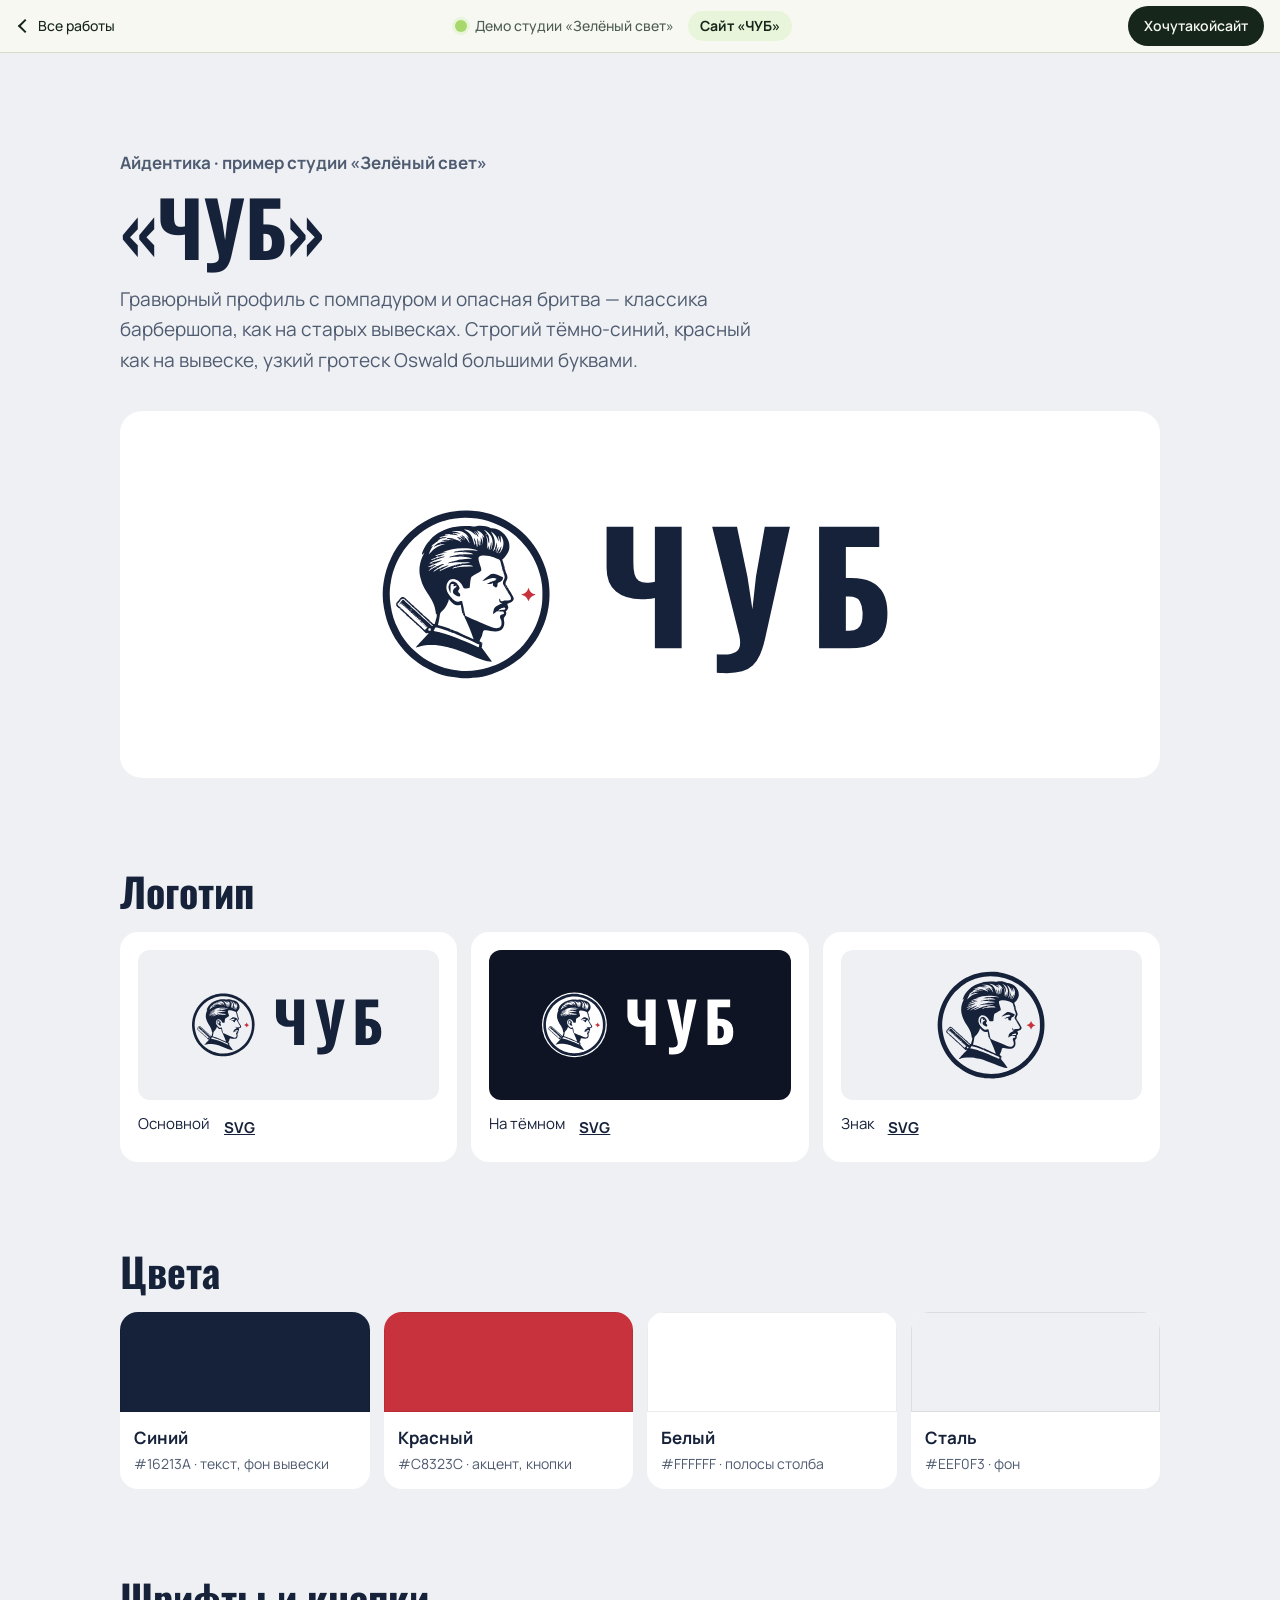
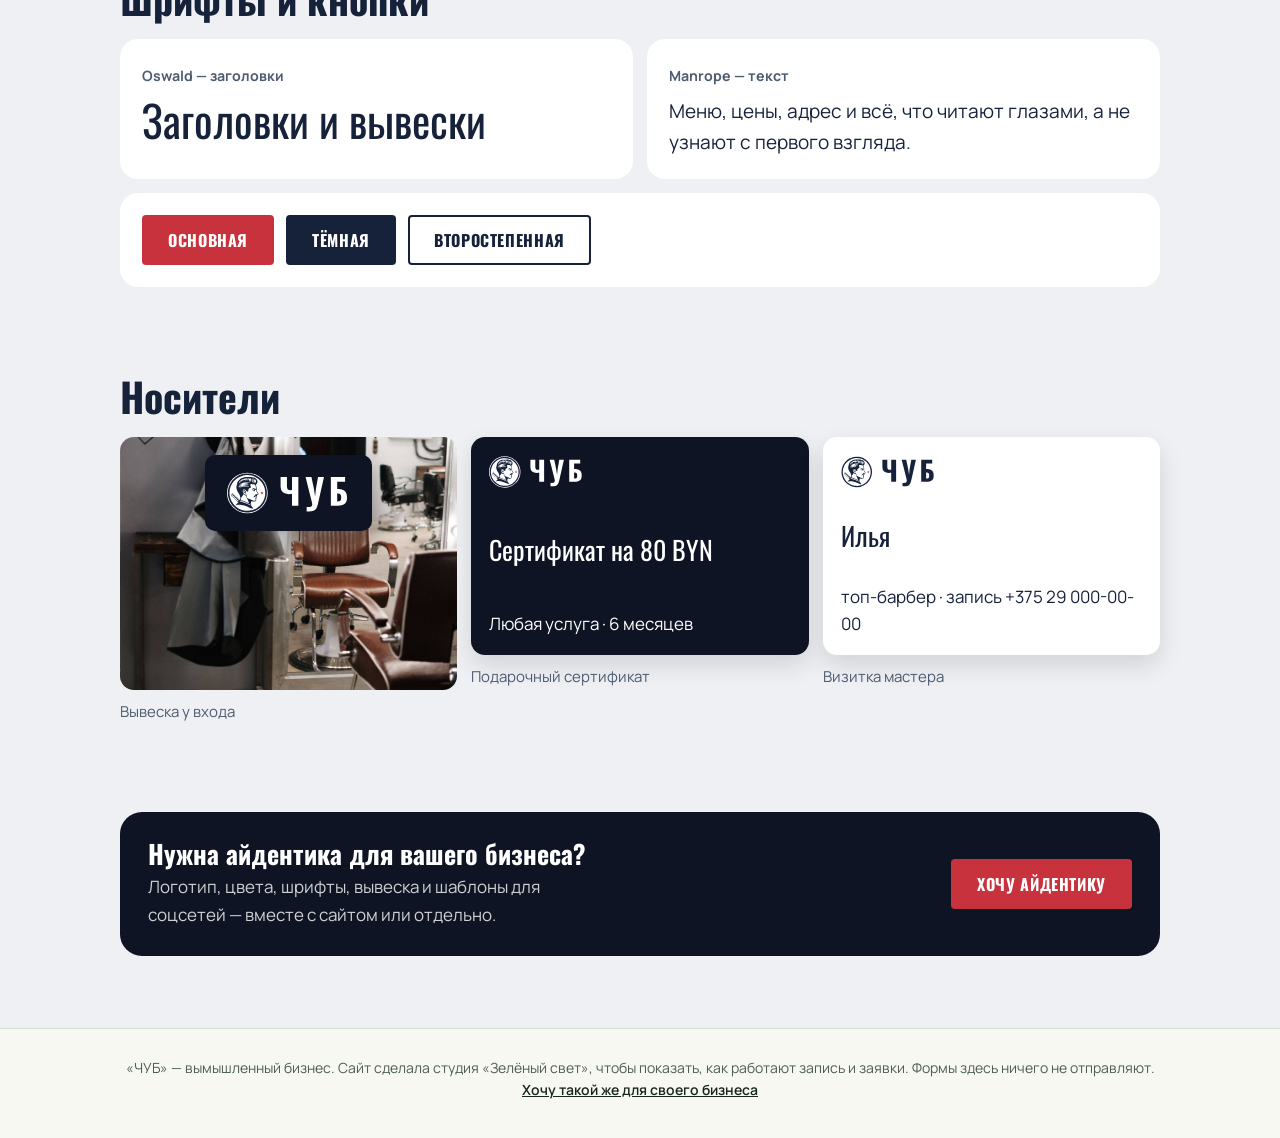
<file: demo/barber/brand/index.html>
<!doctype html>
<html lang="ru">
<head>
<meta charset="utf-8">
<meta name="viewport" content="width=device-width, initial-scale=1">
<title>Айдентика «ЧУБ» — демо студии «Зелёный свет»</title>
<meta name="description" content="Логотип, цвета, шрифты и фирменные носители вымышленного бренда «ЧУБ». Пример айдентики от студии «Зелёный свет».">
<meta name="robots" content="noindex">
<link rel="icon" href="mark.svg" type="image/svg+xml">
<link rel="stylesheet" href="../../../css/demo-frame.css?v=5">
<style>
@font-face { font-family: "Oswald"; src: url(../../../fonts/oswald-cyrillic.woff2) format("woff2"); font-weight: 400 700; unicode-range: U+0400-045F; }
@font-face { font-family: "Oswald"; src: url(../../../fonts/oswald-latin.woff2) format("woff2"); font-weight: 400 700; unicode-range: U+0000-00FF, U+2000-206F; }
@font-face { font-family: Manrope; src: url(../../../fonts/manrope-cyrillic.woff2) format("woff2"); font-weight: 200 800; unicode-range: U+0400-045F; }
@font-face { font-family: Manrope; src: url(../../../fonts/manrope-latin.woff2) format("woff2"); font-weight: 200 800; unicode-range: U+0000-00FF, U+2000-206F; }
:root { --bg: #EEF0F3; --ink: #16213A; --acc: #C8323C; --on-acc: #FFFFFF; --soft: #DDE2EA; --muted: #4F5B70; --dark: #0E1424; --head: "Oswald", sans-serif; }
* { box-sizing: border-box; }
body { margin: 0; background: var(--bg); color: var(--ink); font: 400 17px/1.6 Manrope, system-ui, sans-serif; }
img { display: block; max-width: 100%; }
h1, h2, h3 { font-family: var(--head); margin: 0; line-height: 1.05; }
p { margin: 0; }
a { color: inherit; }
:focus-visible { outline: 3px solid var(--acc); outline-offset: 3px; }
.wrap { max-width: 1120px; margin: 0 auto; padding-inline: clamp(20px, 4vw, 40px); }
.hero { padding-block: clamp(48px, 8vw, 96px) 48px; }
.kicker { font-weight: 700; color: var(--muted); }
.hero h1 { margin-top: 10px; font-size: clamp(40px, 6vw, 76px); }
.hero p.lead { margin-top: 18px; max-width: 54ch; color: var(--muted); font-size: 19px; }
.board { display: grid; place-items: center; margin-top: 36px; padding: clamp(40px, 8vw, 90px) 24px; border-radius: 22px; background: #fff; }
.board img { width: min(100%, 520px); height: auto; }
section { padding-block: 44px; }
h2 { font-size: clamp(28px, 3.4vw, 40px); margin-bottom: 20px; }
.grid { display: grid; gap: 14px; }
.g3 { grid-template-columns: repeat(3, 1fr); } .g4 { grid-template-columns: repeat(4, 1fr); } .g2 { grid-template-columns: 1fr 1fr; }
.tile { margin: 0; padding: 18px; border-radius: 18px; background: #fff; }
.stage { display: grid; place-items: center; min-height: 150px; border-radius: 12px; background: var(--bg); padding: 18px; }
.stage img { max-height: 70px; width: auto; }
.stage--dark { background: var(--dark); }
.tile figcaption { margin-top: 12px; font-size: 15px; display: flex; gap: 14px; flex-wrap: wrap; }
.tile figcaption a { font-weight: 700; padding: 4px 0; }
.sw { display: grid; gap: 2px; padding: 0 0 14px; border: 0; border-radius: 18px; background: #fff; text-align: left; font: inherit; color: inherit; cursor: pointer; overflow: hidden; }
.sw i { display: block; height: 100px; background: var(--c); margin-bottom: 10px; box-shadow: inset 0 0 0 1px rgba(0,0,0,.08); }
.sw b, .sw span { padding: 0 14px; } .sw span { font-size: 14px; color: var(--muted); }
.type { padding: 22px; border-radius: 18px; background: #fff; }
.type .big { font-family: var(--head); font-size: clamp(30px, 3.4vw, 44px); line-height: 1.1; margin-top: 8px; }
.type small { color: var(--muted); font-weight: 700; }
.btns { display: flex; flex-wrap: wrap; gap: 12px; padding: 22px; border-radius: 18px; background: #fff; }
.b { display: inline-flex; align-items: center; min-height: 50px; padding: 0 24px; border: 2px solid transparent; font: 700 16px Manrope, sans-serif; text-decoration: none; border-radius:4px;text-transform:uppercase;letter-spacing:.04em;font-family:Oswald; }
.b--acc { background: var(--acc); color: var(--on-acc); } .b--ink { background: var(--ink); color: #fff; } .b--line { border-color: var(--ink); color: var(--ink); }
.app { margin: 0; } .app figcaption { margin-top: 10px; color: var(--muted); font-size: 15px; }
.card { aspect-ratio: 85 / 55; padding: 18px; border-radius: 14px; background: #fff; display: grid; align-content: space-between; box-shadow: 0 10px 24px rgba(0,0,0,.12); }
.card--soft { background: var(--soft); } .card--dark { background: var(--dark); color: #fff; }
.card__logo { height: 34px; width: auto; } .card__big { font-family: var(--head); font-size: 26px; }
.stamps { display: flex; gap: 6px; } .stamps i { width: 22px; height: 22px; border-radius: 50%; border: 2px dashed var(--muted); display: grid; place-items: center; font-style: normal; font-size: 12px; color: var(--acc); }
.stamps i.on { border: 0; background: var(--acc); } .stamps i.gift { border-color: var(--acc); }
.cup { display: grid; justify-items: center; padding: 24px 0; border-radius: 18px; background: #fff; }
.cup__lid { width: 150px; height: 18px; border-radius: 8px 8px 3px 3px; background: var(--ink); }
.cup__body { width: 130px; height: 170px; background: #fff; border: 2px solid #E8E2DA; border-top: 0; clip-path: polygon(0 0, 100% 0, 88% 100%, 12% 100%); display: grid; align-items: center; }
.cup__sleeve { margin: 0 -2px; padding: 14px 0; background: var(--acc); display: grid; justify-items: center; gap: 2px; }
.cup__sleeve img { width: 42px; } .cup__sleeve b { font-family: var(--head); color: var(--ink); }
.post { position: relative; aspect-ratio: 1; border-radius: 14px; overflow: hidden; color: #fff; }
.post > img { width: 100%; height: 100%; object-fit: cover; }
.post::after { content: ""; position: absolute; inset: 0; background: linear-gradient(0deg, rgba(0,0,0,.65), transparent 55%); }
.post__tag { position: absolute; z-index: 1; left: 12px; top: 12px; display: flex; align-items: center; gap: 6px; padding: 6px 12px 6px 8px; border-radius: 999px; background: var(--bg); color: var(--ink); font-weight: 700; font-size: 14px; }
.post__tag img { width: 22px; }
.post b { position: absolute; z-index: 1; left: 14px; bottom: 14px; font-family: var(--head); font-size: 22px; }
.sign { aspect-ratio: 4 / 3; border-radius: 14px; background-size: cover; background-position: center; display: grid; place-items: start center; padding-top: 18px; }
.sign__plate { padding: 16px 22px; border-radius: 10px; background: var(--dark); box-shadow: 0 10px 24px rgba(0,0,0,.4); }
.sign__plate img { height: 44px; width: auto; } .sign__plate--yellow { background: var(--acc); }
.order { padding: 18px; border-radius: 6px; background: #fff; box-shadow: 0 10px 24px rgba(0,0,0,.12); font-size: 14px; }
.order__logo { height: 30px; width: auto; margin-bottom: 12px; } .order b { font-family: var(--head); font-size: 18px; }
.order ul { list-style: none; margin: 10px 0; padding: 0; border-top: 1px dashed #ccc; }
.order li { display: flex; justify-content: space-between; padding: 6px 0; border-bottom: 1px dashed #ccc; }
.order__sum { font-weight: 800; text-align: right; }
.patch { aspect-ratio: 1; border-radius: 18px; background: #1E2C4A; display: grid; place-content: center; justify-items: center; gap: 8px; color: var(--acc); font-family: var(--head); font-size: 20px; box-shadow: inset 0 0 0 10px #1E2C4A, inset 0 0 0 13px var(--acc); }
.patch img { width: 90px; }
.cta { display: flex; flex-wrap: wrap; align-items: center; justify-content: space-between; gap: 18px; margin-block: 44px 72px; padding: 28px; border-radius: 22px; background: var(--dark); color: #fff; }
.cta p { max-width: 46ch; color: rgba(255,255,255,.8); margin-top: 6px; }
.cta .b--acc { color: var(--on-acc); }
@media (max-width: 900px) { .g3, .g4 { grid-template-columns: 1fr 1fr; } }
@media (max-width: 600px) { .g3, .g4, .g2 { grid-template-columns: 1fr; } .cta .b { width: 100%; justify-content: center; } }
</style>
</head>
<body data-demo="barber" data-demo-name="«ЧУБ»" data-service="Айдентика" data-root="../../../" data-brand-link="../" data-brand-label="Сайт «ЧУБ»">
<main>
  <div class="wrap hero">
    <p class="kicker">Айдентика · пример студии «Зелёный свет»</p>
    <h1>«ЧУБ»</h1>
    <p class="lead">Гравюрный профиль с помпадуром и опасная бритва — классика барбершопа, как на старых вывесках. Строгий тёмно-синий, красный как на вывеске, узкий гротеск Oswald большими буквами.</p>
    <div class="board"><img src="logo.svg" alt="Логотип «ЧУБ»"></div>
  </div>
  <section><div class="wrap">
    <h2>Логотип</h2>
    <div class="grid g3">
      <figure class="tile"><div class="stage"><img src="logo.svg" alt="Основной логотип"></div><figcaption>Основной <a href="logo.svg" download>SVG</a></figcaption></figure>
      <figure class="tile"><div class="stage stage--dark"><img src="logo-inverse.svg" alt="Логотип на тёмном"></div><figcaption>На тёмном <a href="logo-inverse.svg" download>SVG</a></figcaption></figure>
      <figure class="tile"><div class="stage"><img src="mark.svg" alt="Знак" style="max-height:110px"></div><figcaption>Знак <a href="mark.svg" download>SVG</a></figcaption></figure>
    </div>
  </div></section>
  <section><div class="wrap">
    <h2>Цвета</h2>
    <div class="grid g4"><button class="sw" data-hex="#16213A" style="--c:#16213A"><i></i><b>Синий</b><span>#16213A · текст, фон вывески</span></button><button class="sw" data-hex="#C8323C" style="--c:#C8323C"><i></i><b>Красный</b><span>#C8323C · акцент, кнопки</span></button><button class="sw" data-hex="#FFFFFF" style="--c:#FFFFFF"><i></i><b>Белый</b><span>#FFFFFF · полосы столба</span></button><button class="sw" data-hex="#EEF0F3" style="--c:#EEF0F3"><i></i><b>Сталь</b><span>#EEF0F3 · фон</span></button></div>
  </div></section>
  <section><div class="wrap">
    <h2>Шрифты и кнопки</h2>
    <div class="grid g2">
      <div class="type"><small>Oswald — заголовки</small><p class="big">Заголовки и вывески</p></div>
      <div class="type"><small>Manrope — текст</small><p style="margin-top:8px;font-size:19px">Меню, цены, адрес и всё, что читают глазами, а не узнают с первого взгляда.</p></div>
    </div>
    <div class="btns" style="margin-top:14px"><a class="b b--acc" href="#">Основная</a><a class="b b--ink" href="#">Тёмная</a><a class="b b--line" href="#">Второстепенная</a></div>
  </div></section>
  <section><div class="wrap">
    <h2>Носители</h2>
    <div class="grid g3">
      <figure class="app"><div class="sign" style="background-image:url(../img/interior-chairs-light.jpg)"><div class="sign__plate"><img src="logo-inverse.svg" alt=""></div></div><figcaption>Вывеска у входа</figcaption></figure>
      <figure class="app"><div class="card card--dark"><img src="logo-inverse.svg" alt="" class="card__logo"><p class="card__big">Сертификат на 80 BYN</p><p>Любая услуга · 6 месяцев</p></div><figcaption>Подарочный сертификат</figcaption></figure>
      <figure class="app"><div class="card"><img src="logo.svg" alt="" class="card__logo"><p class="card__big">Илья</p><p>топ-барбер · запись +375 29 000-00-00</p></div><figcaption>Визитка мастера</figcaption></figure></div>
  </div></section>
  <div class="wrap"><div class="cta"><div><h3 style="font-size:26px">Нужна айдентика для вашего бизнеса?</h3><p>Логотип, цвета, шрифты, вывеска и шаблоны для соцсетей — вместе с сайтом или отдельно.</p></div><a class="b b--acc" href="../../../?service=Айдентика&from=brand-barber#contact">Хочу айдентику</a></div></div>
</main>
<script src="../../../js/demo-frame.js?v=6"></script>
<script>
document.querySelectorAll('.sw').forEach(b => b.addEventListener('click', async () => { try { await navigator.clipboard.writeText(b.dataset.hex); } catch {} const s = b.querySelector('span'), t = s.textContent; s.textContent = 'Скопировано'; setTimeout(() => { s.textContent = t; }, 1200); }));
document.querySelectorAll('.btns a').forEach(a => a.addEventListener('click', e => e.preventDefault()));
</script>
</body>
</html>
</file>
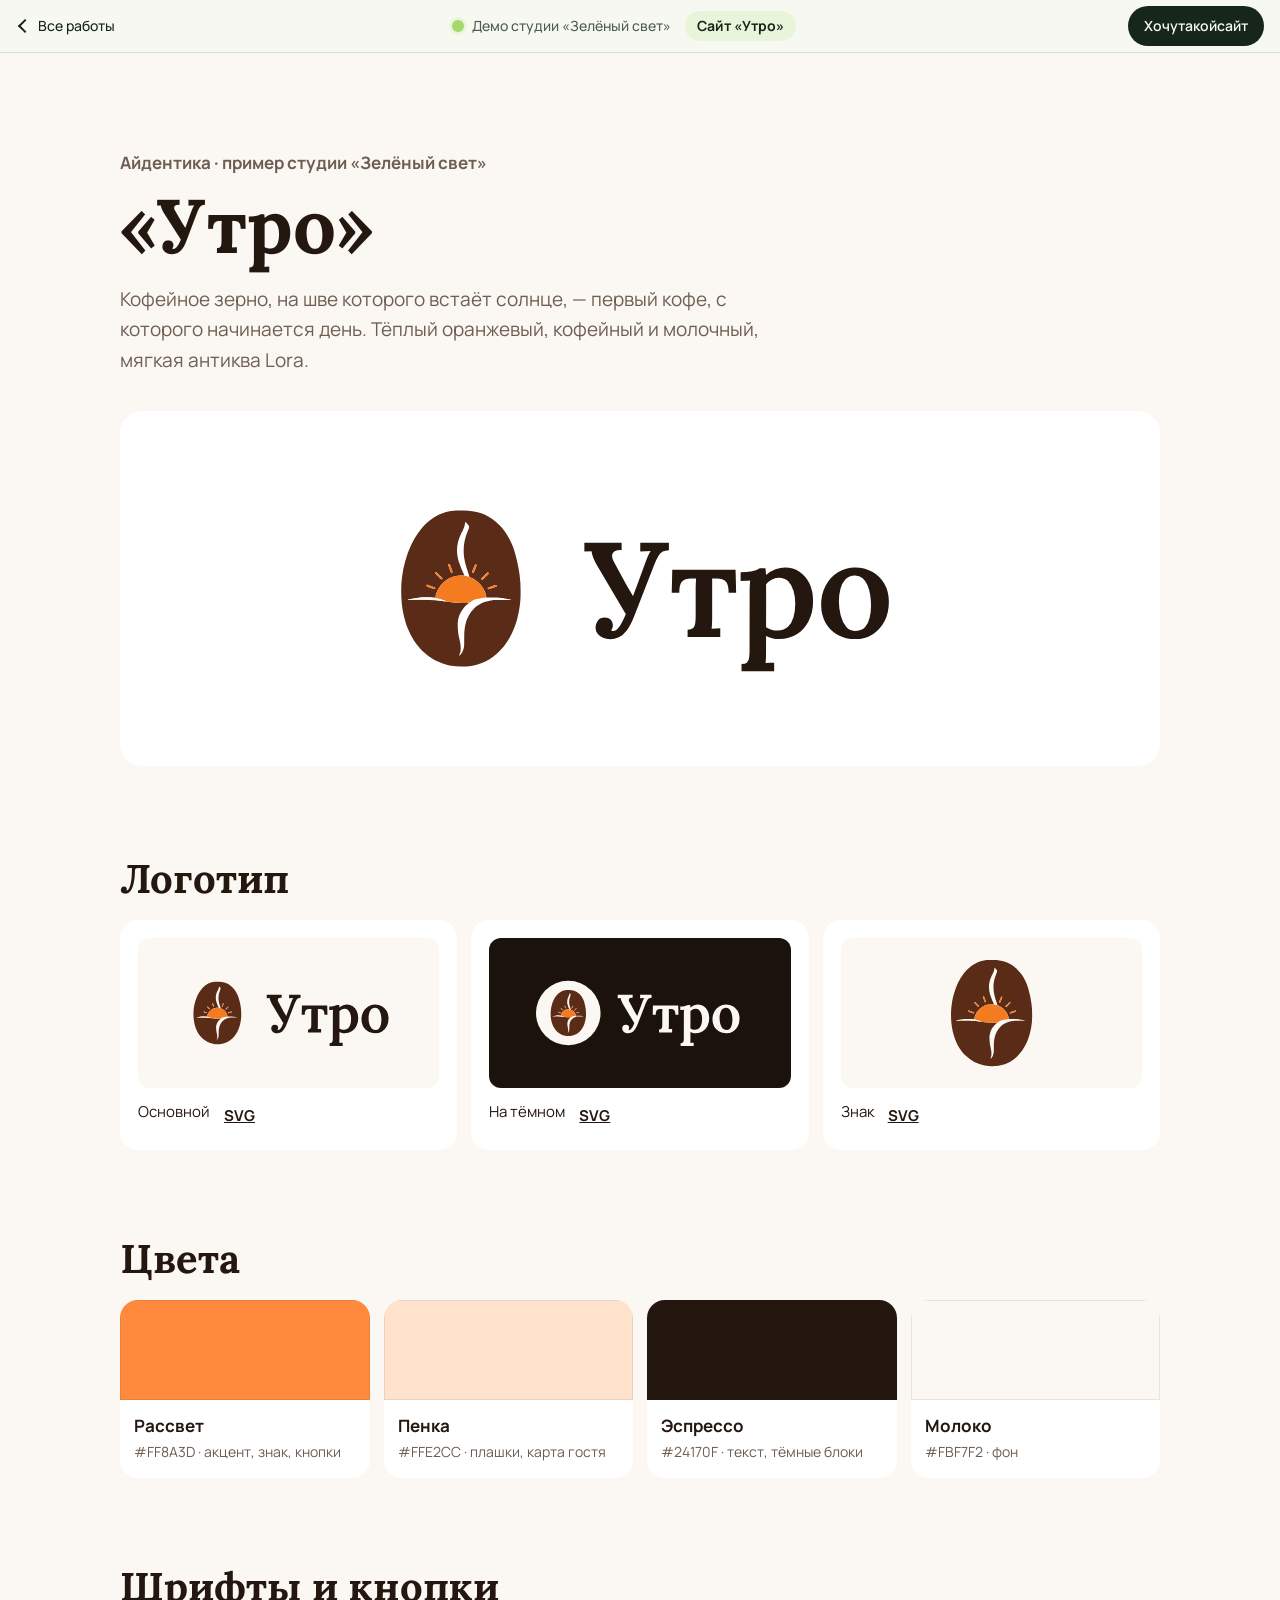
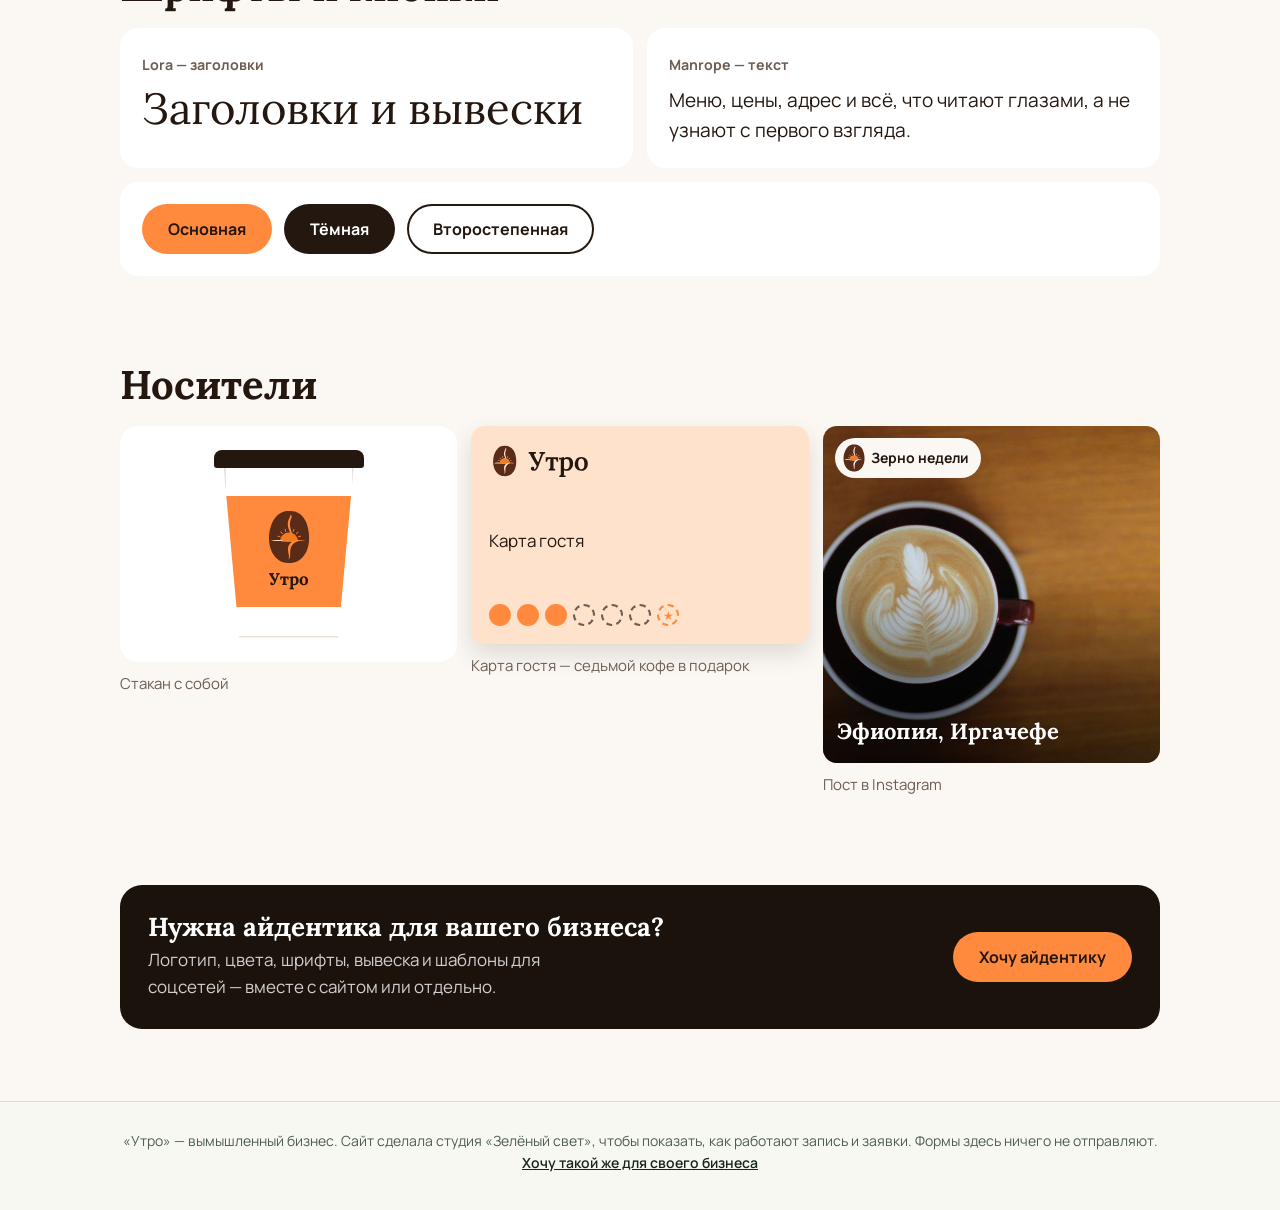
<file: demo/kofe/brand/index.html>
<!doctype html>
<html lang="ru">
<head>
<meta charset="utf-8">
<meta name="viewport" content="width=device-width, initial-scale=1">
<title>Айдентика «Утро» — демо студии «Зелёный свет»</title>
<meta name="description" content="Логотип, цвета, шрифты и фирменные носители вымышленного бренда «Утро». Пример айдентики от студии «Зелёный свет».">
<meta name="robots" content="noindex">
<link rel="icon" href="mark.svg" type="image/svg+xml">
<link rel="stylesheet" href="../../../css/demo-frame.css?v=5">
<style>
@font-face { font-family: "Lora"; src: url(../../../fonts/lora-cyrillic.woff2) format("woff2"); font-weight: 400 700; unicode-range: U+0400-045F; }
@font-face { font-family: "Lora"; src: url(../../../fonts/lora-latin.woff2) format("woff2"); font-weight: 400 700; unicode-range: U+0000-00FF, U+2000-206F; }
@font-face { font-family: Manrope; src: url(../../../fonts/manrope-cyrillic.woff2) format("woff2"); font-weight: 200 800; unicode-range: U+0400-045F; }
@font-face { font-family: Manrope; src: url(../../../fonts/manrope-latin.woff2) format("woff2"); font-weight: 200 800; unicode-range: U+0000-00FF, U+2000-206F; }
:root { --bg: #FBF7F2; --ink: #24170F; --acc: #FF8A3D; --on-acc: #24170F; --soft: #FFE2CC; --muted: #6E5D52; --dark: #1B120C; --head: "Lora", sans-serif; }
* { box-sizing: border-box; }
body { margin: 0; background: var(--bg); color: var(--ink); font: 400 17px/1.6 Manrope, system-ui, sans-serif; }
img { display: block; max-width: 100%; }
h1, h2, h3 { font-family: var(--head); margin: 0; line-height: 1.05; }
p { margin: 0; }
a { color: inherit; }
:focus-visible { outline: 3px solid var(--acc); outline-offset: 3px; }
.wrap { max-width: 1120px; margin: 0 auto; padding-inline: clamp(20px, 4vw, 40px); }
.hero { padding-block: clamp(48px, 8vw, 96px) 48px; }
.kicker { font-weight: 700; color: var(--muted); }
.hero h1 { margin-top: 10px; font-size: clamp(40px, 6vw, 76px); }
.hero p.lead { margin-top: 18px; max-width: 54ch; color: var(--muted); font-size: 19px; }
.board { display: grid; place-items: center; margin-top: 36px; padding: clamp(40px, 8vw, 90px) 24px; border-radius: 22px; background: #fff; }
.board img { width: min(100%, 520px); height: auto; }
section { padding-block: 44px; }
h2 { font-size: clamp(28px, 3.4vw, 40px); margin-bottom: 20px; }
.grid { display: grid; gap: 14px; }
.g3 { grid-template-columns: repeat(3, 1fr); } .g4 { grid-template-columns: repeat(4, 1fr); } .g2 { grid-template-columns: 1fr 1fr; }
.tile { margin: 0; padding: 18px; border-radius: 18px; background: #fff; }
.stage { display: grid; place-items: center; min-height: 150px; border-radius: 12px; background: var(--bg); padding: 18px; }
.stage img { max-height: 70px; width: auto; }
.stage--dark { background: var(--dark); }
.tile figcaption { margin-top: 12px; font-size: 15px; display: flex; gap: 14px; flex-wrap: wrap; }
.tile figcaption a { font-weight: 700; padding: 4px 0; }
.sw { display: grid; gap: 2px; padding: 0 0 14px; border: 0; border-radius: 18px; background: #fff; text-align: left; font: inherit; color: inherit; cursor: pointer; overflow: hidden; }
.sw i { display: block; height: 100px; background: var(--c); margin-bottom: 10px; box-shadow: inset 0 0 0 1px rgba(0,0,0,.08); }
.sw b, .sw span { padding: 0 14px; } .sw span { font-size: 14px; color: var(--muted); }
.type { padding: 22px; border-radius: 18px; background: #fff; }
.type .big { font-family: var(--head); font-size: clamp(30px, 3.4vw, 44px); line-height: 1.1; margin-top: 8px; }
.type small { color: var(--muted); font-weight: 700; }
.btns { display: flex; flex-wrap: wrap; gap: 12px; padding: 22px; border-radius: 18px; background: #fff; }
.b { display: inline-flex; align-items: center; min-height: 50px; padding: 0 24px; border: 2px solid transparent; font: 700 16px Manrope, sans-serif; text-decoration: none; border-radius:999px; }
.b--acc { background: var(--acc); color: var(--on-acc); } .b--ink { background: var(--ink); color: #fff; } .b--line { border-color: var(--ink); color: var(--ink); }
.app { margin: 0; } .app figcaption { margin-top: 10px; color: var(--muted); font-size: 15px; }
.card { aspect-ratio: 85 / 55; padding: 18px; border-radius: 14px; background: #fff; display: grid; align-content: space-between; box-shadow: 0 10px 24px rgba(0,0,0,.12); }
.card--soft { background: var(--soft); } .card--dark { background: var(--dark); color: #fff; }
.card__logo { height: 34px; width: auto; } .card__big { font-family: var(--head); font-size: 26px; }
.stamps { display: flex; gap: 6px; } .stamps i { width: 22px; height: 22px; border-radius: 50%; border: 2px dashed var(--muted); display: grid; place-items: center; font-style: normal; font-size: 12px; color: var(--acc); }
.stamps i.on { border: 0; background: var(--acc); } .stamps i.gift { border-color: var(--acc); }
.cup { display: grid; justify-items: center; padding: 24px 0; border-radius: 18px; background: #fff; }
.cup__lid { width: 150px; height: 18px; border-radius: 8px 8px 3px 3px; background: var(--ink); }
.cup__body { width: 130px; height: 170px; background: #fff; border: 2px solid #E8E2DA; border-top: 0; clip-path: polygon(0 0, 100% 0, 88% 100%, 12% 100%); display: grid; align-items: center; }
.cup__sleeve { margin: 0 -2px; padding: 14px 0; background: var(--acc); display: grid; justify-items: center; gap: 2px; }
.cup__sleeve img { width: 42px; } .cup__sleeve b { font-family: var(--head); color: var(--ink); }
.post { position: relative; aspect-ratio: 1; border-radius: 14px; overflow: hidden; color: #fff; }
.post > img { width: 100%; height: 100%; object-fit: cover; }
.post::after { content: ""; position: absolute; inset: 0; background: linear-gradient(0deg, rgba(0,0,0,.65), transparent 55%); }
.post__tag { position: absolute; z-index: 1; left: 12px; top: 12px; display: flex; align-items: center; gap: 6px; padding: 6px 12px 6px 8px; border-radius: 999px; background: var(--bg); color: var(--ink); font-weight: 700; font-size: 14px; }
.post__tag img { width: 22px; }
.post b { position: absolute; z-index: 1; left: 14px; bottom: 14px; font-family: var(--head); font-size: 22px; }
.sign { aspect-ratio: 4 / 3; border-radius: 14px; background-size: cover; background-position: center; display: grid; place-items: start center; padding-top: 18px; }
.sign__plate { padding: 16px 22px; border-radius: 10px; background: var(--dark); box-shadow: 0 10px 24px rgba(0,0,0,.4); }
.sign__plate img { height: 44px; width: auto; } .sign__plate--yellow { background: var(--acc); }
.order { padding: 18px; border-radius: 6px; background: #fff; box-shadow: 0 10px 24px rgba(0,0,0,.12); font-size: 14px; }
.order__logo { height: 30px; width: auto; margin-bottom: 12px; } .order b { font-family: var(--head); font-size: 18px; }
.order ul { list-style: none; margin: 10px 0; padding: 0; border-top: 1px dashed #ccc; }
.order li { display: flex; justify-content: space-between; padding: 6px 0; border-bottom: 1px dashed #ccc; }
.order__sum { font-weight: 800; text-align: right; }
.patch { aspect-ratio: 1; border-radius: 18px; background: #1E2C4A; display: grid; place-content: center; justify-items: center; gap: 8px; color: var(--acc); font-family: var(--head); font-size: 20px; box-shadow: inset 0 0 0 10px #1E2C4A, inset 0 0 0 13px var(--acc); }
.patch img { width: 90px; }
.cta { display: flex; flex-wrap: wrap; align-items: center; justify-content: space-between; gap: 18px; margin-block: 44px 72px; padding: 28px; border-radius: 22px; background: var(--dark); color: #fff; }
.cta p { max-width: 46ch; color: rgba(255,255,255,.8); margin-top: 6px; }
.cta .b--acc { color: var(--on-acc); }
@media (max-width: 900px) { .g3, .g4 { grid-template-columns: 1fr 1fr; } }
@media (max-width: 600px) { .g3, .g4, .g2 { grid-template-columns: 1fr; } .cta .b { width: 100%; justify-content: center; } }
</style>
</head>
<body data-demo="kofe" data-demo-name="«Утро»" data-service="Айдентика" data-root="../../../" data-brand-link="../" data-brand-label="Сайт «Утро»">
<main>
  <div class="wrap hero">
    <p class="kicker">Айдентика · пример студии «Зелёный свет»</p>
    <h1>«Утро»</h1>
    <p class="lead">Кофейное зерно, на шве которого встаёт солнце, — первый кофе, с которого начинается день. Тёплый оранжевый, кофейный и молочный, мягкая антиква Lora.</p>
    <div class="board"><img src="logo.svg" alt="Логотип «Утро»"></div>
  </div>
  <section><div class="wrap">
    <h2>Логотип</h2>
    <div class="grid g3">
      <figure class="tile"><div class="stage"><img src="logo.svg" alt="Основной логотип"></div><figcaption>Основной <a href="logo.svg" download>SVG</a></figcaption></figure>
      <figure class="tile"><div class="stage stage--dark"><img src="logo-inverse.svg" alt="Логотип на тёмном"></div><figcaption>На тёмном <a href="logo-inverse.svg" download>SVG</a></figcaption></figure>
      <figure class="tile"><div class="stage"><img src="mark.svg" alt="Знак" style="max-height:110px"></div><figcaption>Знак <a href="mark.svg" download>SVG</a></figcaption></figure>
    </div>
  </div></section>
  <section><div class="wrap">
    <h2>Цвета</h2>
    <div class="grid g4"><button class="sw" data-hex="#FF8A3D" style="--c:#FF8A3D"><i></i><b>Рассвет</b><span>#FF8A3D · акцент, знак, кнопки</span></button><button class="sw" data-hex="#FFE2CC" style="--c:#FFE2CC"><i></i><b>Пенка</b><span>#FFE2CC · плашки, карта гостя</span></button><button class="sw" data-hex="#24170F" style="--c:#24170F"><i></i><b>Эспрессо</b><span>#24170F · текст, тёмные блоки</span></button><button class="sw" data-hex="#FBF7F2" style="--c:#FBF7F2"><i></i><b>Молоко</b><span>#FBF7F2 · фон</span></button></div>
  </div></section>
  <section><div class="wrap">
    <h2>Шрифты и кнопки</h2>
    <div class="grid g2">
      <div class="type"><small>Lora — заголовки</small><p class="big">Заголовки и вывески</p></div>
      <div class="type"><small>Manrope — текст</small><p style="margin-top:8px;font-size:19px">Меню, цены, адрес и всё, что читают глазами, а не узнают с первого взгляда.</p></div>
    </div>
    <div class="btns" style="margin-top:14px"><a class="b b--acc" href="#">Основная</a><a class="b b--ink" href="#">Тёмная</a><a class="b b--line" href="#">Второстепенная</a></div>
  </div></section>
  <section><div class="wrap">
    <h2>Носители</h2>
    <div class="grid g3">
      <figure class="app"><div class="cup"><div class="cup__lid"></div><div class="cup__body"><div class="cup__sleeve"><img src="mark.svg" alt=""><b>Утро</b></div></div></div><figcaption>Стакан с собой</figcaption></figure>
      <figure class="app"><div class="card card--soft"><img src="logo.svg" alt="" class="card__logo"><p>Карта гостя</p><div class="stamps"><i class="on"></i><i class="on"></i><i class="on"></i><i></i><i></i><i></i><i class="gift">★</i></div></div><figcaption>Карта гостя — седьмой кофе в подарок</figcaption></figure>
      <figure class="app"><div class="post"><img src="../img/menu-cappuccino.jpg" alt=""><div class="post__tag"><img src="mark.svg" alt="">Зерно недели</div><b>Эфиопия, Иргачефе</b></div><figcaption>Пост в Instagram</figcaption></figure></div>
  </div></section>
  <div class="wrap"><div class="cta"><div><h3 style="font-size:26px">Нужна айдентика для вашего бизнеса?</h3><p>Логотип, цвета, шрифты, вывеска и шаблоны для соцсетей — вместе с сайтом или отдельно.</p></div><a class="b b--acc" href="../../../?service=Айдентика&from=brand-kofe#contact">Хочу айдентику</a></div></div>
</main>
<script src="../../../js/demo-frame.js?v=6"></script>
<script>
document.querySelectorAll('.sw').forEach(b => b.addEventListener('click', async () => { try { await navigator.clipboard.writeText(b.dataset.hex); } catch {} const s = b.querySelector('span'), t = s.textContent; s.textContent = 'Скопировано'; setTimeout(() => { s.textContent = t; }, 1200); }));
document.querySelectorAll('.btns a').forEach(a => a.addEventListener('click', e => e.preventDefault()));
</script>
</body>
</html>
</file>
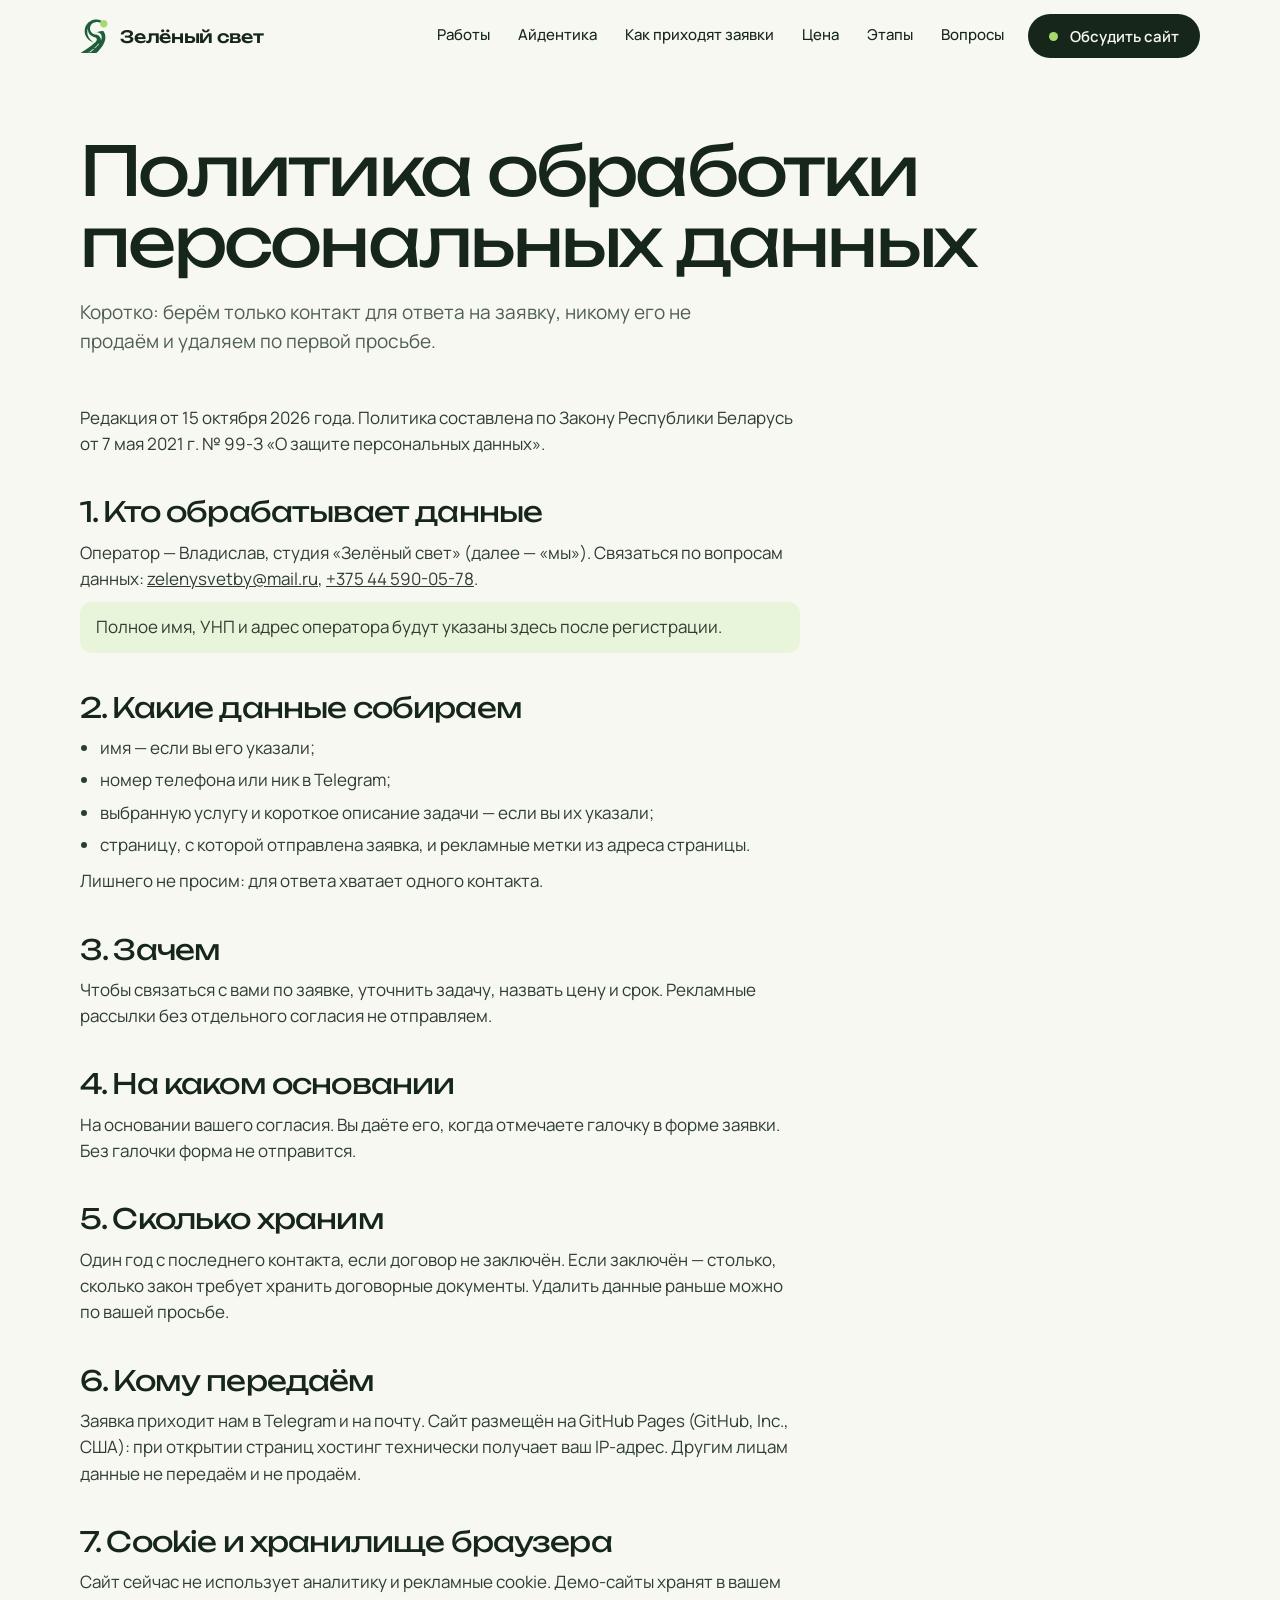
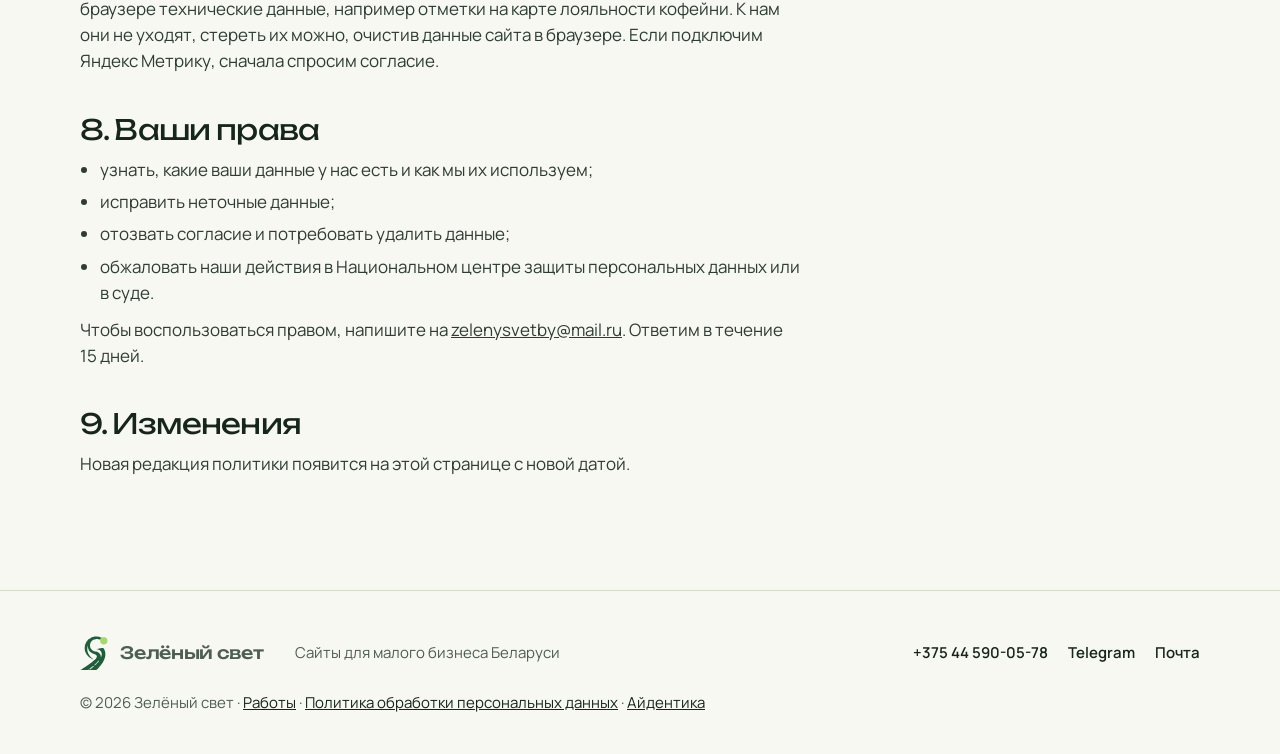
<file: privacy.html>
<!doctype html>
<html lang="ru">
<head>
<meta charset="utf-8">
<meta name="viewport" content="width=device-width, initial-scale=1">
<title>Политика обработки персональных данных — «Зелёный свет»</title>
<meta name="description" content="Как студия «Зелёный свет» обрабатывает и хранит персональные данные из заявок.">
<meta name="theme-color" content="#F7F8F2">
<link rel="icon" href="./img/favicon.svg" type="image/svg+xml">
<link rel="stylesheet" href="./css/style.css?v=9">
<script>document.documentElement.classList.add('js')</script>
</head>
<body>
<a class="skip" href="#main">Перейти к содержимому</a>
<header class="header" id="header">
  <div class="wrap header__in">
    <a class="logo" href="./" aria-label="Зелёный свет — на главную"><img src="./img/brand/mark.svg" alt="" width="27" height="34"><b>Зелёный свет</b></a>
    <nav class="nav" aria-label="Разделы">
      <a href="./works/">Работы</a>
      <a href="./#identity">Айдентика</a>
      <a href="./#demo">Как приходят заявки</a>
      <a href="./#price">Цена</a>
      <a href="./#steps">Этапы</a>
      <a href="./#faq">Вопросы</a>
    </nav>
    <a class="btn btn--dark header__cta" href="./#contact">Обсудить сайт</a>
    <button class="burger" type="button" aria-expanded="false" aria-controls="menu">Меню</button>
  </div>
</header>
<div class="menu" id="menu" hidden>
  <nav class="menu__nav" aria-label="Меню">
    <a href="./works/">Работы</a>
    <a href="./#identity">Айдентика</a>
    <a href="./#demo">Как приходят заявки</a>
    <a href="./#price">Цена</a>
    <a href="./#steps">Этапы</a>
    <a href="./#faq">Вопросы</a>
  </nav>
  <a class="btn btn--lime btn--wide" href="./#contact">Обсудить сайт</a>
  <p class="menu__contacts"><a href="tel:+375445900578">+375 44 590-05-78</a><a href="https://t.me/wherewherewheree">Telegram</a></p>
</div>
<main id="main">
<section class="page">
  <div class="wrap">
    <h1>Политика обработки персональных данных</h1>
    <p class="page__lead">Коротко: берём только контакт для ответа на заявку, никому его не продаём и удаляем по первой просьбе.</p>
    <div class="legal">
      <p>Редакция от 15 октября 2026 года. Политика составлена по Закону Республики Беларусь от 7 мая 2021 г. № 99-З «О защите персональных данных».</p>

      <h2>1. Кто обрабатывает данные</h2>
      <p>Оператор — Владислав, студия «Зелёный свет» (далее — «мы»). Связаться по вопросам данных: <a href="mailto:zelenysvetby@mail.ru">zelenysvetby@mail.ru</a>, <a href="tel:+375445900578">+375 44 590-05-78</a>.</p>
      <p class="todo">Полное имя, УНП и адрес оператора будут указаны здесь после регистрации.</p>

      <h2>2. Какие данные собираем</h2>
      <ul>
        <li>имя — если вы его указали;</li>
        <li>номер телефона или ник в Telegram;</li>
        <li>выбранную услугу и короткое описание задачи — если вы их указали;</li>
        <li>страницу, с которой отправлена заявка, и рекламные метки из адреса страницы.</li>
      </ul>
      <p>Лишнего не просим: для ответа хватает одного контакта.</p>

      <h2>3. Зачем</h2>
      <p>Чтобы связаться с вами по заявке, уточнить задачу, назвать цену и срок. Рекламные рассылки без отдельного согласия не отправляем.</p>

      <h2>4. На каком основании</h2>
      <p>На основании вашего согласия. Вы даёте его, когда отмечаете галочку в форме заявки. Без галочки форма не отправится.</p>

      <h2>5. Сколько храним</h2>
      <p>Один год с последнего контакта, если договор не заключён. Если заключён — столько, сколько закон требует хранить договорные документы. Удалить данные раньше можно по вашей просьбе.</p>

      <h2>6. Кому передаём</h2>
      <p>Заявка приходит нам в Telegram и на почту. Сайт размещён на GitHub Pages (GitHub, Inc., США): при открытии страниц хостинг технически получает ваш IP-адрес. Другим лицам данные не передаём и не продаём.</p>

      <h2>7. Cookie и хранилище браузера</h2>
      <p>Сайт сейчас не использует аналитику и рекламные cookie. Демо-сайты хранят в вашем браузере технические данные, например отметки на карте лояльности кофейни. К нам они не уходят, стереть их можно, очистив данные сайта в браузере. Если подключим Яндекс Метрику, сначала спросим согласие.</p>

      <h2>8. Ваши права</h2>
      <ul>
        <li>узнать, какие ваши данные у нас есть и как мы их используем;</li>
        <li>исправить неточные данные;</li>
        <li>отозвать согласие и потребовать удалить данные;</li>
        <li>обжаловать наши действия в Национальном центре защиты персональных данных или в суде.</li>
      </ul>
      <p>Чтобы воспользоваться правом, напишите на <a href="mailto:zelenysvetby@mail.ru">zelenysvetby@mail.ru</a>. Ответим в течение 15 дней.</p>

      <h2>9. Изменения</h2>
      <p>Новая редакция политики появится на этой странице с новой датой.</p>
    </div>
  </div>
</section>
</main>
<footer class="footer">
  <div class="wrap footer__in">
    <a class="logo" href="./"><img src="./img/brand/mark.svg" alt="" width="27" height="34"><b>Зелёный свет</b></a>
    <p>Сайты для малого бизнеса Беларуси</p>
    <p class="footer__links"><a href="tel:+375445900578">+375 44 590-05-78</a><a href="https://t.me/wherewherewheree">Telegram</a><a href="mailto:zelenysvetby@mail.ru">Почта</a></p>
    <p class="footer__copy">© 2026 Зелёный свет · <a href="./works/">Работы</a> · <a href="./privacy.html">Политика обработки персональных данных</a> · <a href="./brand/">Айдентика</a></p>
  </div>
</footer>
<script src="./js/main.js?v=6" defer></script>
</body>
</html>
</file>
<file: css/style.css>
@font-face { font-family: Unbounded; src: url(../fonts/unbounded-cyrillic.woff2) format("woff2"); font-weight: 200 900; font-display: swap; unicode-range: U+0301, U+0400-045F, U+0490-0491, U+04B0-04B1, U+2116; }
@font-face { font-family: Unbounded; src: url(../fonts/unbounded-latin.woff2) format("woff2"); font-weight: 200 900; font-display: swap; unicode-range: U+0000-00FF, U+0131, U+0152-0153, U+02BB-02BC, U+02C6, U+02DA, U+02DC, U+2000-206F, U+20AC, U+2122, U+2191, U+2193, U+2212, U+2215, U+FEFF, U+FFFD; }
@font-face { font-family: Manrope; src: url(../fonts/manrope-cyrillic.woff2) format("woff2"); font-weight: 200 800; font-display: swap; unicode-range: U+0301, U+0400-045F, U+0490-0491, U+04B0-04B1, U+2116; }
@font-face { font-family: Manrope; src: url(../fonts/manrope-latin.woff2) format("woff2"); font-weight: 200 800; font-display: swap; unicode-range: U+0000-00FF, U+0131, U+0152-0153, U+02BB-02BC, U+02C6, U+02DA, U+02DC, U+2000-206F, U+20AC, U+2122, U+2191, U+2193, U+2212, U+2215, U+FEFF, U+FFFD; }

:root {
  --paper: #F7F8F2;
  --ink: #16261B;
  --ink-2: #23382A;
  --lime: #A6D86B;
  --pale: #E9F5DA;
  --muted: #4E5E52;
  --line: #D5DDCB;
  --white: #FFFFFF;
  --err: #B3402E;
  --r: 20px;
  --gut: clamp(20px, 4vw, 40px);
  --display: Unbounded, "Arial Black", sans-serif;
  --body: Manrope, system-ui, sans-serif;
}

* { box-sizing: border-box; }
html { scroll-behavior: smooth; scroll-padding-top: 84px; -webkit-text-size-adjust: 100%; }
body { margin: 0; background: var(--paper); color: var(--ink); font: 400 17px/1.55 var(--body); -webkit-font-smoothing: antialiased; }
img { display: block; max-width: 100%; height: auto; }
a { color: inherit; }
h1, h2, h3 { font-family: var(--display); font-weight: 400; margin: 0; letter-spacing: -0.03em; }
h2 { font-size: clamp(30px, 4.4vw, 52px); line-height: 1.08; }
h3 { font-size: 19px; line-height: 1.25; letter-spacing: -0.02em; }
p { margin: 0; }
:focus-visible { outline: 3px solid var(--lime); outline-offset: 3px; border-radius: 6px; }

.wrap { width: 100%; max-width: 1200px; margin: 0 auto; padding: 0 var(--gut); }
.skip { position: absolute; left: -999px; top: 8px; z-index: 100; background: var(--ink); color: var(--paper); padding: 10px 16px; border-radius: 10px; }
.skip:focus { left: 8px; }

/* ---------- buttons: пилюля с точкой-сигналом слева. При наведении сигнал «загорается» ореолом, как знак ---------- */
.btn { --dot: var(--lime); --halo: rgba(166, 216, 107, .35); display: inline-flex; align-items: center; justify-content: center; gap: 12px; min-height: 52px; padding: 0 26px 0 22px; border-radius: 999px; border: 1px solid transparent;
       font: 600 16px/1 var(--body); text-decoration: none; cursor: pointer; transition: background .2s, color .2s, border-color .2s, transform .15s; }
.btn::before { content: ""; flex: none; width: 9px; height: 9px; border-radius: 50%; background: var(--dot); box-shadow: 0 0 0 0 var(--halo); transition: box-shadow .25s, background .25s; }
.btn:hover::before, .btn:focus-visible::before { box-shadow: 0 0 0 5px var(--halo); }
.btn:active { transform: scale(.98); }
.btn--dark { background: var(--ink); color: var(--paper); }
.btn--dark:hover { background: var(--ink-2); }
.btn--lime { --dot: var(--ink); --halo: rgba(22, 38, 27, .18); background: var(--lime); color: var(--ink); }
.btn--lime:hover { background: #B7E283; }
.btn--ghost { --dot: #9AAA9C; border-color: var(--ink); color: var(--ink); background: transparent; }
.btn--ghost:hover { --dot: var(--lime); background: var(--ink); color: var(--paper); }
.btn--wide { width: 100%; }
.btn:disabled, .btn[aria-disabled="true"] { --dot: #B8C2B9; --halo: transparent; opacity: .55; cursor: not-allowed; transform: none; }
.btn--sm { min-height: 40px; padding: 0 18px 0 16px; font-size: 14px; gap: 10px; }
.btn--sm::before { width: 7px; height: 7px; }
.link { display: inline-block; padding: 9px 0; font-weight: 600; text-decoration: underline; text-decoration-color: var(--lime); text-decoration-thickness: 3px; text-underline-offset: 5px; }
.link:hover { text-decoration-color: var(--ink); }

/* ---------- logo ---------- */
.logo { display: inline-flex; align-items: center; gap: 12px; min-height: 44px; text-decoration: none; }
.logo img { height: 34px; width: auto; }
.logo b { font: 500 17px/1 var(--display); letter-spacing: -0.02em; }

/* ---------- header: фон появляется при скролле, чтобы текст не налезал на кнопки ---------- */
.header { position: fixed; inset: 0 0 auto; z-index: 50; transition: background .25s, box-shadow .25s; }
.header.is-solid { background: rgba(247, 248, 242, .92); -webkit-backdrop-filter: blur(12px); backdrop-filter: blur(12px); box-shadow: 0 1px 0 var(--line); }
.header__in { display: flex; align-items: center; gap: 24px; min-height: 72px; }
.nav { display: flex; gap: 28px; margin-left: auto; }
.nav a { font-weight: 500; font-size: 15px; text-decoration: none; padding: 8px 0; border-bottom: 2px solid transparent; }
.nav a:hover { border-color: var(--lime); }
.header__cta { min-height: 44px; padding: 0 20px; font-size: 15px; }
.burger { display: none; margin-left: auto; min-height: 44px; padding: 0 18px; border-radius: 999px; border: 1px solid var(--ink); background: transparent; font: 600 15px var(--body); color: var(--ink); cursor: pointer; }

.menu { position: fixed; inset: 72px 0 0; z-index: 49; background: var(--paper); padding: 16px var(--gut) 32px; display: flex; flex-direction: column; gap: 24px; overflow-y: auto; }
.menu[hidden] { display: none; }
.menu__nav { display: flex; flex-direction: column; }
.menu__nav a { font: 500 28px/1.2 var(--display); letter-spacing: -0.03em; text-decoration: none; padding: 14px 0; border-bottom: 1px solid var(--line); }
.menu__contacts { display: flex; flex-wrap: wrap; gap: 4px 24px; font-weight: 600; }
.menu__contacts a { display: inline-block; padding: 10px 0; white-space: nowrap; }

/* ---------- hero ---------- */
.hero { position: relative; overflow: hidden; padding: clamp(120px, 16vh, 170px) 0 0; }
.hero__in { position: relative; display: grid; grid-template-columns: 1fr auto; align-items: center; gap: 48px; }
.hero__title { font-size: clamp(40px, 6.6vw, 88px); line-height: 1.02; letter-spacing: -0.045em; }
.hero__title .line { display: block; overflow: hidden; padding-bottom: .06em; }
.hero__title .line > span { display: block; }
.hero__lead { margin-top: 28px; max-width: 34ch; font-size: clamp(18px, 1.6vw, 21px); color: var(--muted); }
.hero__cta { display: flex; flex-wrap: wrap; gap: 12px; margin-top: 36px; }

/* светофор в стиле логотипа: плоская капсула, огни как знак — ядро и ореол. Цикл как на улице:
   красный → красный+жёлтый → зелёный (последние 3 с мигает) → жёлтый. Под капсулой — табло секунд. */
.signal { --r: #E8735F; --y: #F2C14E; --g: var(--lime); --off: #2C4634; position: relative; display: flex; flex-direction: column; align-items: center; gap: 14px; padding: 0; background: none; border: 0; cursor: pointer; -webkit-tap-highlight-color: transparent; transform: perspective(800px) rotateY(var(--ry, 0deg)) rotateX(var(--rx, 0deg)); transition: transform .6s cubic-bezier(.2, .8, .2, 1); }
.signal__box { display: flex; flex-direction: column; gap: 16px; padding: 18px; border-radius: 999px; background: var(--ink); }
.lamp { position: relative; display: block; width: clamp(58px, 6vw, 80px); aspect-ratio: 1; border-radius: 50%; background: var(--off); }
.lamp > b { position: absolute; inset: 0; border-radius: 50%; opacity: 0; transition: opacity .15s linear, box-shadow .3s; }
.lamp--r > b { background: var(--r); box-shadow: 0 0 0 7px rgba(232, 115, 95, .22); }
.lamp--y > b { background: var(--y); box-shadow: 0 0 0 7px rgba(242, 193, 78, .22); }
.lamp--g > b { background: var(--g); box-shadow: 0 0 0 7px rgba(166, 216, 107, .24); }
.signal[data-state="red"] .lamp--r > b, .signal[data-state="ry"] .lamp--r > b, .signal[data-state="ry"] .lamp--y > b,
.signal[data-state="yellow"] .lamp--y > b, .signal[data-state="green"] .lamp--g > b, .signal:not([data-state]) .lamp--g > b { opacity: 1; }
.js .signal:not([data-state]) .lamp--g > b { opacity: 0; }
.signal.is-blink .lamp--g > b { animation: blink 1s steps(1) infinite; }
.signal.is-boost .lamp--g > b { box-shadow: 0 0 0 12px rgba(166, 216, 107, .3); }
@keyframes blink { 50% { opacity: 0; } }
.signal__timer { display: grid; place-items: center; min-width: 72px; height: 40px; padding: 0 14px; border-radius: 999px; background: var(--ink); color: var(--off); font: 500 20px/1 var(--display); letter-spacing: 0; font-variant-numeric: tabular-nums; transition: color .2s; }
.signal[data-state="red"] .signal__timer { color: var(--r); }
.signal[data-state="green"] .signal__timer { color: var(--g); }
.signal__timer:empty::before { content: "··"; letter-spacing: .1em; }
.signal:active .signal__box { transform: scale(.985); }
.signal__hint { position: absolute; bottom: calc(100% + 16px); left: 50%; transform: translateX(-50%); white-space: nowrap; font-size: 13px; color: var(--muted); opacity: 0; transition: opacity .3s; }
.signal:hover .signal__hint, .signal:focus-visible .signal__hint { opacity: 1; }

.floaters span { position: absolute; border-radius: 50%; background: var(--lime); opacity: .55; will-change: transform; }
.floaters span:nth-child(1) { width: 14px; height: 14px; left: 6%;  top: 22%; }
.floaters span:nth-child(2) { width: 26px; height: 26px; left: 47%; top: 14%; background: var(--pale); opacity: 1; }
.floaters span:nth-child(3) { width: 10px; height: 10px; left: 58%; top: 70%; }
.floaters span:nth-child(4) { width: 40px; height: 40px; left: 88%; top: 82%; background: var(--pale); opacity: 1; }
.floaters span:nth-child(5) { width: 18px; height: 18px; left: 30%; top: 88%; opacity: .35; }

.facts { list-style: none; display: grid; grid-template-columns: repeat(4, 1fr); gap: 24px; margin: clamp(64px, 9vh, 104px) auto 0; padding-top: 28px; padding-bottom: 28px; border-top: 1px solid var(--line); }
.facts li { font-size: 15px; color: var(--muted); line-height: 1.4; }
.facts b { display: block; font: 500 20px/1.2 var(--display); letter-spacing: -0.03em; color: var(--ink); margin-bottom: 4px; }

/* загрузка: светофор переключается красный → жёлтый → зелёный, потом выезжает заголовок */
@media (prefers-reduced-motion: no-preference) {
  .js .hero__title .line > span { animation: rise .9s cubic-bezier(.2, .8, .2, 1) both; animation-delay: .25s; }
  .js .hero__title .line:nth-child(2) > span { animation-delay: .37s; }
  .js .hero__lead, .js .hero__cta { animation: fade .8s ease both .6s; }
}
@keyframes rise { from { transform: translateY(105%); } to { transform: none; } }
@keyframes fade { from { opacity: 0; transform: translateY(12px); } to { opacity: 1; transform: none; } }

/* ---------- sections ---------- */
.section { padding: clamp(80px, 11vw, 136px) 0; }
.section--ink { background: var(--ink); color: var(--paper); }
.section--pale { background: var(--pale); }
.head { display: grid; grid-template-columns: 1fr 1fr; gap: 24px 48px; align-items: end; margin-bottom: clamp(36px, 5vw, 60px); }
.head p { color: var(--muted); max-width: 46ch; justify-self: end; }

/* ---------- works ---------- */
.case__media, .compare { display: block; border-radius: var(--r); overflow: hidden; border: 1px solid var(--line); background: var(--white); }
.case__media img { width: 100%; aspect-ratio: 16 / 10; object-fit: cover; object-position: top; transition: transform .6s ease; }
.case__media:hover img { transform: scale(1.025); }
.case__body { padding-top: 22px; }
.case__body h3 { font-size: 24px; }
.case__what { margin-top: 10px; max-width: 54ch; }
.case__note { margin-top: 8px; color: var(--muted); font-size: 15px; }
.case__body .link { margin-top: 8px; }
.case--wide { display: grid; grid-template-columns: 1.6fr 1fr; gap: 40px; align-items: end; margin-bottom: 56px; }
.case--wide .case__body { padding: 0 0 8px; }
.cases { display: grid; grid-template-columns: 1fr 1fr; gap: 40px; }

.compare { position: relative; aspect-ratio: 16 / 10; }
.compare img { position: absolute; inset: 0; width: 100%; height: 100%; object-fit: cover; object-position: top; }
.compare__before { position: absolute; inset: 0; clip-path: inset(0 calc(100% - var(--pos)) 0 0); }
.compare::after { content: ""; position: absolute; top: 0; bottom: 0; left: var(--pos); width: 3px; margin-left: -1.5px; background: var(--lime); pointer-events: none; }
.compare__tag { position: absolute; top: 12px; padding: 7px 14px; border-radius: 999px; background: var(--ink); color: var(--paper); font-size: 13px; font-weight: 600; pointer-events: none; }
.compare__tag--l { left: 12px; } .compare__tag--r { right: 12px; background: var(--lime); color: var(--ink); }
.compare__range { position: absolute; inset: 0; width: 100%; height: 100%; margin: 0; opacity: 0; cursor: ew-resize; }
.compare:has(.compare__range:focus-visible) { outline: 3px solid var(--lime); outline-offset: 3px; }

.demos-head { display: grid; grid-template-columns: 1fr 1fr; gap: 16px 48px; align-items: end; margin: 88px 0 28px; }
.demos-head h3 { font-size: clamp(24px, 2.6vw, 32px); }
.demos-head p { color: var(--muted); max-width: 46ch; justify-self: end; }
.demos { display: grid; grid-template-columns: repeat(3, 1fr); gap: 24px; }
.demo-card { display: flex; flex-direction: column; gap: 6px; text-decoration: none; }
.demo-card img { width: 100%; aspect-ratio: 16 / 10; object-fit: cover; object-position: top; border-radius: var(--r); border: 1px solid var(--line); margin-bottom: 12px; transition: transform .4s ease; }
.demo-card:hover img { transform: translateY(-4px); }
.demo-card b { font: 400 20px/1.2 var(--display); letter-spacing: -0.02em; }
.demo-card span { color: var(--muted); font-size: 15px; }
.works-more { margin-top: 36px; }
.consent-note { margin-top: -10px; padding-left: 36px; font-size: 14px; color: var(--muted); }
.consent-note a, .footer__copy a { color: var(--ink); }

/* внутренние страницы */
.page { padding: clamp(120px, 15vh, 160px) 0 clamp(64px, 9vw, 112px); }
.page h1 { overflow-wrap: break-word; hyphens: auto; font-size: clamp(30px, 5.6vw, 68px); line-height: 1.05; letter-spacing: -0.04em; }
.page__lead { margin-top: 20px; max-width: 52ch; color: var(--muted); font-size: clamp(17px, 1.5vw, 19px); }
.legal { max-width: 72ch; margin-top: 48px; overflow-wrap: break-word; }
.legal h2 { font-size: clamp(22px, 2.4vw, 28px); margin: 40px 0 12px; }
.legal p, .legal li { color: #2E3D33; }
.legal p + p { margin-top: 10px; }
.legal ul { padding-left: 20px; margin: 10px 0; }
.legal li + li { margin-top: 6px; }
.legal .todo { padding: 12px 16px; border-radius: 12px; background: var(--pale); }
.nf { min-height: 100svh; display: grid; place-items: center; text-align: center; padding: 120px var(--gut) 64px; }
.nf .signal { margin: 0 auto 36px; cursor: default; }
.nf p { margin: 16px auto 28px; color: var(--muted); max-width: 40ch; }

/* ---------- demo ---------- */
.demo { display: grid; grid-template-columns: 1.1fr 1fr; gap: clamp(40px, 6vw, 96px); align-items: center; }
.demo__text > p { margin-top: 20px; color: #B9C6BC; max-width: 44ch; }
.demo__form { margin-top: 36px; display: grid; gap: 22px; max-width: 460px; }
.demo .field input { background: var(--ink-2); border-color: #3A5242; color: var(--paper); }
.demo .field input::placeholder { color: #A3B3A4; }
.demo .field span { color: #B9C6BC; }

.route { list-style: none; display: flex; gap: 10px; margin: 32px 0 0; padding: 0; flex-wrap: wrap; }
.route li { display: flex; align-items: center; gap: 10px; font-size: 15px; color: #7E907F; transition: color .3s; }
.route li::before { content: ""; width: 14px; height: 14px; border-radius: 50%; background: var(--ink-2); border: 1px solid #3A5242; transition: background .3s, box-shadow .3s; }
.route li + li::after { order: -1; content: ""; width: 28px; height: 1px; background: #3A5242; }
.route li.on { color: var(--paper); }
.route li.on::before { background: var(--lime); border-color: var(--lime); }

.phone { width: min(100%, 340px); justify-self: center; aspect-ratio: 9 / 17; border-radius: 44px; background: #E6ECE3; border: 10px solid #0E1912; display: flex; flex-direction: column; overflow: hidden; color: var(--ink); }
.phone__top { display: flex; align-items: center; gap: 12px; padding: 18px 18px 14px; background: var(--white); border-bottom: 1px solid var(--line); }
.phone__top i { width: 38px; height: 38px; border-radius: 50%; background: var(--lime); box-shadow: 0 0 0 4px var(--pale); }
.phone__top b { display: block; font-size: 15px; }
.phone__top small { color: var(--muted); font-size: 13px; }
.phone__chat { flex: 1; padding: 18px 14px; display: flex; flex-direction: column; justify-content: flex-end; gap: 10px; }
.phone__empty { align-self: center; margin: auto 0; font-size: 14px; color: var(--muted); }
.msg { align-self: flex-start; max-width: 88%; background: var(--white); border-radius: 18px 18px 18px 6px; padding: 12px 14px 8px; font-size: 14px; line-height: 1.45; box-shadow: 0 1px 0 rgba(22, 38, 27, .08); }
.msg b { display: block; margin-bottom: 4px; }
.msg time { display: block; text-align: right; font-size: 12px; color: var(--muted); margin-top: 4px; }
@media (prefers-reduced-motion: no-preference) { .msg { animation: pop .45s cubic-bezier(.2, .9, .3, 1.2) both; } }
@keyframes pop { from { opacity: 0; transform: translateY(16px) scale(.96); } to { opacity: 1; transform: none; } }

/* ---------- fields & chips ---------- */
.field { display: grid; gap: 8px; }
.field span { font-size: 15px; font-weight: 600; }
.field small { font-weight: 400; font-size: 14px; color: var(--muted); }
.field input { width: 100%; min-height: 52px; padding: 0 16px; border: 1px solid var(--line); border-radius: 14px; background: var(--white); font: 400 17px var(--body); color: var(--ink); }
.field input:focus { outline: none; border-color: var(--ink); box-shadow: 0 0 0 3px var(--lime); }
.field input[aria-invalid="true"] { border-color: var(--err); }
.field__err { font-style: normal; font-size: 14px; color: var(--err); min-height: 0; }
.field__err:empty { display: none; }

.chips { border: 0; margin: 0; padding: 0; display: flex; flex-wrap: wrap; gap: 8px; }
.chips legend { width: 100%; padding: 0; margin-bottom: 10px; font-size: 15px; font-weight: 600; }
.chips label { position: relative; }
.chips input { position: absolute; opacity: 0; inset: 0; margin: 0; cursor: pointer; }
.chips span { display: inline-flex; align-items: center; min-height: 44px; padding: 0 18px; border-radius: 999px; border: 1px solid var(--line); background: var(--white); font-size: 15px; transition: background .2s, border-color .2s, color .2s; }
.chips input:checked + span { background: var(--ink); border-color: var(--ink); color: var(--paper); }
.chips input:focus-visible + span { outline: 3px solid var(--lime); outline-offset: 2px; }
.chips--dark legend { color: #B9C6BC; }
.chips--dark span { background: transparent; border-color: #3A5242; color: var(--paper); }
.chips--dark input:checked + span { background: var(--lime); border-color: var(--lime); color: var(--ink); }

/* ---------- calculator ---------- */
.calc { display: grid; grid-template-columns: 1.15fr 1fr 0.95fr; gap: 28px; align-items: start; }
.calc fieldset { border: 0; margin: 0; padding: 0; display: grid; gap: 12px; }
.calc legend { padding: 0; margin-bottom: 14px; font: 500 19px var(--display); letter-spacing: -0.02em; }
.pkg { position: relative; display: block; cursor: pointer; }
.pkg input { position: absolute; opacity: 0; }
.pkg > span { display: grid; grid-template-columns: 1fr auto; gap: 4px 16px; padding: 18px 20px; border: 1px solid var(--line); border-radius: var(--r); background: var(--white); transition: border-color .2s, box-shadow .2s; }
.pkg b { font-weight: 700; }
.pkg em { grid-column: 1; font-style: normal; font-size: 15px; color: var(--muted); }
.pkg strong { grid-row: 1 / span 2; grid-column: 2; align-self: center; font: 500 18px var(--display); letter-spacing: -0.02em; white-space: nowrap; }
.pkg input:checked + span { border-color: var(--ink); box-shadow: inset 0 0 0 1px var(--ink), 0 0 0 4px var(--pale); }
.pkg input:focus-visible + span { outline: 3px solid var(--lime); outline-offset: 2px; }

.tick { display: flex; align-items: flex-start; gap: 12px; padding: 10px 0; cursor: pointer; border-bottom: 1px solid var(--line); }
.tick input, .consent input { appearance: none; flex: none; width: 24px; height: 24px; margin: 0; border: 1.5px solid var(--ink); border-radius: 7px; background: var(--white); cursor: pointer; display: grid; place-items: center; }
.tick input:checked, .consent input:checked { background: var(--lime); border-color: var(--ink); }
.tick input:checked::after, .consent input:checked::after { content: ""; width: 10px; height: 6px; border: solid var(--ink); border-width: 0 0 2px 2px; transform: translateY(-1px) rotate(-45deg); }
.tick span { font-size: 16px; }
.tick small { display: block; color: var(--muted); font-size: 14px; }

.calc__sum { position: sticky; top: 96px; padding: 28px; border-radius: var(--r); background: var(--ink); color: var(--paper); }
.calc__label { color: #B9C6BC; font-size: 15px; }
.calc__price { margin-top: 6px; white-space: nowrap; font: 500 clamp(30px, 2.6vw, 44px)/1 var(--display); letter-spacing: -0.04em; color: var(--lime); }
.calc__days { margin-top: 10px; }
.calc__pay { margin: 20px 0 24px; padding-top: 18px; border-top: 1px solid #3A5242; font-size: 15px; color: #B9C6BC; }
.calc__sum .btn--dark { background: var(--paper); color: var(--ink); }
.calc__sum .btn--dark:hover { background: var(--lime); }

/* ---------- steps ---------- */
.steps { list-style: none; margin: 0; padding: 0; display: grid; grid-template-columns: repeat(4, 1fr); gap: 28px; counter-reset: s; }
.steps li { position: relative; padding-top: 34px; border-top: 1px solid var(--line); }
.steps__n { position: absolute; top: -17px; left: 0; width: 34px; height: 34px; border-radius: 50%; display: grid; place-items: center; background: var(--paper); border: 1px solid var(--ink); font: 500 15px var(--display); }
.steps li:last-child .steps__n { background: var(--lime); border-color: var(--lime); }
.steps h3 { margin-bottom: 10px; }
.steps p { color: var(--muted); font-size: 16px; }
.steps small { display: inline-block; margin-top: 14px; padding: 7px 14px; border-radius: 999px; background: var(--pale); font-size: 14px; font-weight: 600; }

.promise { list-style: none; margin: 72px 0 0; padding: 32px; display: grid; grid-template-columns: repeat(3, 1fr); gap: 28px; border-radius: var(--r); background: var(--white); border: 1px solid var(--line); }
.promise h3 { margin-bottom: 8px; }
.promise p { color: var(--muted); font-size: 16px; }

/* ---------- faq ---------- */
.faq { display: grid; grid-template-columns: 1fr 1.6fr; gap: 48px; }
.faq__list { border-top: 1px solid var(--line); }
.faq details { border-bottom: 1px solid var(--line); }
.faq summary { list-style: none; display: flex; justify-content: space-between; gap: 20px; align-items: center; padding: 22px 0; cursor: pointer; font-weight: 600; font-size: 18px; }
.faq summary::-webkit-details-marker { display: none; }
.faq summary::after { content: ""; flex: none; width: 28px; height: 28px; border-radius: 50%; background: var(--pale) url("data:image/svg+xml,%3Csvg xmlns='http://www.w3.org/2000/svg' viewBox='0 0 28 28'%3E%3Cpath d='M9 14h10M14 9v10' stroke='%2316261B' stroke-width='2' stroke-linecap='round'/%3E%3C/svg%3E") center / 28px; transition: transform .25s, background-color .25s; }
.faq details[open] summary::after { transform: rotate(45deg); background-color: var(--lime); }
.faq details p { padding: 0 0 22px; color: var(--muted); max-width: 62ch; }

/* ---------- contact ---------- */
.contact { display: grid; grid-template-columns: 1fr 1.1fr; gap: clamp(40px, 6vw, 96px); align-items: start; }
.contact__text > p { margin-top: 20px; color: var(--muted); max-width: 42ch; }
.direct { list-style: none; margin: 32px 0 0; padding: 0; display: grid; gap: 10px; font-weight: 600; font-size: 18px; }
.direct a { display: inline-block; padding: 6px 0; text-decoration: none; border-bottom: 2px solid var(--lime); }
.lead { display: grid; gap: 22px; padding: clamp(24px, 3vw, 36px); border-radius: var(--r); background: var(--white); }
.lead .btn { justify-self: start; }
.consent { display: flex; gap: 12px; align-items: flex-start; font-size: 15px; color: var(--muted); cursor: pointer; }
.lead__result { padding: 18px 20px; border-radius: 14px; background: var(--pale); }
.lead__result.is-error { background: #F6E3DE; }
.lead__result p + p, .lead__result p + .btn { margin-top: 12px; }

/* ---------- footer ---------- */
.footer { padding: 40px 0; border-top: 1px solid var(--line); }
.footer__in { display: flex; flex-wrap: wrap; align-items: center; gap: 16px 32px; font-size: 15px; color: var(--muted); }
.footer__links { display: flex; flex-wrap: wrap; gap: 4px 20px; margin-left: auto; font-weight: 600; color: var(--ink); }
.footer__links a { display: inline-block; padding: 10px 0; text-decoration: none; white-space: nowrap; }
.footer__copy { width: 100%; }

/* ---------- adaptive ---------- */
@media (max-width: 1100px) {
  .calc { grid-template-columns: 1fr 1fr; }
  .calc__sum { grid-column: 1 / -1; position: static; }
}
@media (max-width: 1023px) {
  .nav, .header__cta { display: none; }
  .burger { display: inline-flex; align-items: center; }
  .facts { grid-template-columns: 1fr 1fr; }
  .case--wide, .demo, .contact, .faq { grid-template-columns: 1fr; }
  .case--wide { gap: 0; }
  .case--wide .case__body { padding-top: 22px; }
  .steps { grid-template-columns: 1fr 1fr; row-gap: 48px; }
  .demos { grid-template-columns: 1fr 1fr; }
  .phone { max-width: 320px; }
}
@media (max-width: 720px) {
  body { font-size: 16px; }
  .hero__in { grid-template-columns: 1fr; gap: 28px; }
  /* на телефоне светофор лёгкий и горизонтальный, над заголовком */
  .signal { order: -1; flex-direction: row; justify-self: start; gap: 10px; }
  .signal__hint { display: none; }
  .signal__box { flex-direction: row; gap: 10px; padding: 10px; }
  .lamp { width: 30px; }
  .lamp > b { box-shadow: 0 0 0 4px rgba(166, 216, 107, .2) !important; }
  .lamp--r > b { box-shadow: 0 0 0 4px rgba(232, 115, 95, .2) !important; }
  .lamp--y > b { box-shadow: 0 0 0 4px rgba(242, 193, 78, .2) !important; }
  .signal__timer { min-width: 54px; height: 50px; font-size: 18px; }
  .hero__cta .btn { flex: 1 1 100%; }
  .floaters span:nth-child(n+3) { display: none; }
  .floaters span:nth-child(2) { left: 70%; top: 12%; }
  .head { grid-template-columns: 1fr; }
  .head p { justify-self: start; }
  .cases, .calc, .promise, .demos { grid-template-columns: 1fr; }
  .demos-head { grid-template-columns: 1fr; margin-top: 64px; }
  .demos-head p { justify-self: start; }
  .steps { grid-template-columns: 1fr; }
  .promise { padding: 24px; }
  .lead .btn { justify-self: stretch; }
  .phone { aspect-ratio: 9 / 13; max-width: 300px; }
  .footer__links { margin-left: 0; }
}
@media (max-width: 400px) {
  .pkg > span { grid-template-columns: 1fr; }
  .pkg strong { grid-row: auto; grid-column: 1; margin-top: 6px; }
  .calc__sum { padding: 24px 20px; }
  .calc__sum .btn { padding: 0 16px; }
  .route { gap: 6px; flex-wrap: nowrap; }
  .route li { gap: 6px; font-size: 14px; white-space: nowrap; }
  .route li::before { width: 12px; height: 12px; }
  .route li + li::after { width: 12px; }
}
@media (max-width: 380px) {
  .facts { grid-template-columns: 1fr; }
  .logo b { font-size: 15px; }
}
@media (prefers-reduced-motion: reduce) {
  html { scroll-behavior: auto; }
  *, *::before, *::after { transition-duration: .01ms !important; }
}
.hp { position: absolute; left: -9999px; width: 1px; height: 1px; opacity: 0; }
.cta-band { display: flex; flex-wrap: wrap; align-items: center; justify-content: space-between; gap: 20px 40px; margin-top: 88px; padding: clamp(24px, 3vw, 36px); border-radius: var(--r); background: var(--pale); }
.cta-band p { margin-top: 8px; color: var(--muted); max-width: 46ch; }
@media (max-width: 720px) { .cta-band .btn { width: 100%; } }

/* ---------- страница айдентики ---------- */
.brand__kicker { font-weight: 700; color: #4E6A2C; margin-bottom: 14px; }
.b-hero { display: grid; place-items: center; margin-top: 48px; padding: clamp(40px, 8vw, 96px) 24px; border-radius: var(--r); background: var(--white) url(../img/brand/pattern.svg) 0 0 / 120px 120px; border: 1px solid var(--line); }
.b-hero img { width: min(100%, 620px); height: auto; padding: 18px 26px; background: var(--white); border-radius: 18px; }
.b-h { margin: 88px 0 20px; font-size: clamp(26px, 3vw, 36px); }
.b-note { margin: -8px 0 20px; color: var(--muted); }
.b-grid { display: grid; gap: 16px; }
.b-grid--logos { grid-template-columns: repeat(3, 1fr); }
.b-grid--colors { grid-template-columns: repeat(3, 1fr); }
.b-grid--type { grid-template-columns: 1fr 1fr; }
.b-grid--signals { grid-template-columns: repeat(4, 1fr); }
.b-grid--apps { grid-template-columns: 1fr 1fr 2fr; align-items: start; }
.b-grid--dont { grid-template-columns: repeat(3, 1fr); }
.b-card { margin: 0; padding: 20px; border-radius: var(--r); background: var(--white); border: 1px solid var(--line); }
.b-card figcaption { display: grid; gap: 2px; margin-top: 14px; font-size: 15px; }
.b-card figcaption span { color: var(--muted); }
.b-dl { display: flex !important; gap: 14px; margin-top: 8px; }
.b-dl a, .b-app figcaption a { color: var(--ink); font-weight: 700; text-decoration: underline; text-decoration-color: var(--lime); text-decoration-thickness: 3px; text-underline-offset: 4px; padding: 6px 0; }
.b-stage { display: grid; place-items: center; min-height: 160px; padding: 20px; border-radius: 14px; background: var(--paper); }
.b-stage img { max-width: 100%; max-height: 64px; height: auto; }
.b-stage--ink { background: var(--ink); }
.b-stage--row { display: flex; align-items: center; justify-content: center; gap: 20px; }
.b-stage--row img { max-height: none; }
.b-space { display: grid; padding: 24px; outline: 1px dashed #9AAA9C; background: repeating-linear-gradient(45deg, rgba(166, 216, 107, .12) 0 6px, transparent 6px 12px); }
.b-space img { width: auto; height: 60px; max-height: none; }
.b-stage--busy { background: url(../demo/kofe/img/beans-closeup.jpg) center / cover; }
.b-swatch { display: grid; gap: 4px; padding: 0 0 16px; border: 1px solid var(--line); border-radius: var(--r); background: var(--white); text-align: left; font: inherit; color: inherit; cursor: pointer; overflow: hidden; }
.b-swatch i { display: block; height: 110px; background: var(--c); border-bottom: 1px solid var(--line); margin-bottom: 10px; }
.b-swatch b, .b-swatch span { padding: 0 16px; }
.b-swatch span { color: var(--muted); font-size: 14px; }
.b-swatch:hover i { filter: brightness(1.03); }
.b-type__name { font-weight: 700; color: var(--muted); font-size: 14px; }
.b-type__big { margin-top: 10px; font: 400 clamp(28px, 3vw, 40px)/1.08 var(--display); letter-spacing: -0.03em; }
.b-type__body { margin-top: 10px; font-size: 19px; }
.b-type__set { margin-top: 16px; font: 400 15px/1.6 var(--display); color: var(--muted); overflow-wrap: anywhere; }
.b-type > span { display: block; margin-top: 12px; font-size: 14px; color: var(--muted); }
.b-buttons { display: grid; gap: 16px; }
.b-row { display: flex; flex-wrap: wrap; gap: 12px; align-items: center; }
.b-row--ink { padding: 20px; border-radius: 14px; background: var(--ink); }
.b-ghost-inv { border-color: var(--paper); color: var(--paper); }
.b-sig { display: grid; justify-items: center; gap: 14px; padding: 28px 16px 20px; }
.b-sig .signal { transform: none; cursor: default; }
.b-sig .lamp { width: 48px; }
.b-sig > span { color: var(--muted); font-size: 15px; }
.b-pattern { display: flex; flex-wrap: wrap; align-items: flex-end; justify-content: space-between; gap: 16px; min-height: 260px; padding: 24px; border-radius: var(--r); border: 1px solid var(--line); background: var(--white) url(../img/brand/pattern.svg) 0 0 / 120px 120px; }
.b-pattern p { max-width: 36ch; padding: 12px 16px; border-radius: 14px; background: var(--white); }
.b-app img { width: 100%; height: auto; border-radius: 12px; }
.b-avatar { border-radius: 50% !important; }
.b-bizcard { aspect-ratio: 85 / 55; padding: 18px; border-radius: 12px; background: var(--paper); border: 1px solid var(--line); display: grid; grid-template-rows: auto 1fr auto; gap: 8px; font-size: 13px; }
.b-bizcard img { width: 70%; height: auto; }
.b-bizcard b { display: block; font: 500 15px var(--display); letter-spacing: -0.02em; }
.b-bizcard span { color: var(--muted); }
.b-bizcard p { line-height: 1.5; }
.b-dont figcaption { color: var(--err); font-weight: 600; }
.b-dont figcaption::before { content: "✕ "; }
@media (max-width: 1023px) {
  .b-grid--logos, .b-grid--colors, .b-grid--dont { grid-template-columns: 1fr 1fr; }
  .b-grid--signals { grid-template-columns: 1fr 1fr; }
  .b-grid--apps { grid-template-columns: 1fr 1fr; }
  .b-app--wide { grid-column: 1 / -1; }
}
@media (max-width: 720px) {
  .b-grid--logos, .b-grid--colors, .b-grid--type, .b-grid--dont, .b-grid--apps { grid-template-columns: 1fr; }
  .b-sig .signal { flex-direction: column; }
  .b-sig .signal__box { flex-direction: column; }
}
.brand h1 { hyphens: manual; }
.b-stage { overflow: hidden; }

/* ---------- айдентика на главной ---------- */
.ids { display: grid; grid-template-columns: repeat(4, 1fr); gap: 16px; }
.id-card { display: grid; gap: 4px; text-decoration: none; }
.id-card__stage { display: grid; place-items: center; aspect-ratio: 4 / 3; margin-bottom: 12px; padding: 22px; border-radius: var(--r); background: var(--bg); border: 1px solid var(--line); transition: transform .4s ease; }
.id-card:hover .id-card__stage { transform: translateY(-4px); }
.id-card__stage img { max-width: 100%; max-height: 56px; width: auto; height: auto; }
.id-card b { font: 400 19px/1.2 var(--display); letter-spacing: -0.02em; }
.id-card > span:last-child { color: var(--muted); font-size: 15px; }
.id-offer { display: grid; grid-template-columns: 1.6fr 1fr; gap: 24px 48px; align-items: center; margin-top: 48px; padding: clamp(22px, 3vw, 32px); border-radius: var(--r); background: var(--white); }
.id-offer ul { list-style: none; margin: 0; padding: 0; display: grid; grid-template-columns: 1fr 1fr; gap: 14px 28px; }
.id-offer li { color: var(--muted); font-size: 15px; }
.id-offer li b { display: block; color: var(--ink); font-size: 16px; }
.id-offer__cta { display: grid; gap: 14px; justify-items: start; }
.id-offer__price { font: 400 clamp(30px, 3vw, 40px)/1 var(--display); letter-spacing: -0.03em; }
@media (max-width: 1023px) { .ids { grid-template-columns: 1fr 1fr; } .id-offer { grid-template-columns: 1fr; } }
@media (max-width: 720px) { .ids, .id-offer ul { grid-template-columns: 1fr; } .id-offer__cta .btn { width: 100%; } }
</file>
<file: css/demo-frame.css>
/* Рамка демо-сайта: своя полоса сверху, подпись снизу, панель «так увидит владелец». Стили демо её не трогают. */
@font-face { font-family: ZsManrope; src: url(../fonts/manrope-cyrillic.woff2) format("woff2"); font-weight: 200 800; font-display: swap; unicode-range: U+0400-045F; }
@font-face { font-family: ZsManrope; src: url(../fonts/manrope-latin.woff2) format("woff2"); font-weight: 200 800; font-display: swap; unicode-range: U+0000-00FF, U+2000-206F; }

.zs-bar { position: sticky; top: 0; z-index: 1000; display: flex; align-items: center; gap: 12px; min-height: 52px; padding: 6px max(16px, env(safe-area-inset-left)); background: #F7F8F2; color: #16261B; border-bottom: 1px solid #D5DDCB; font: 500 14px/1.2 ZsManrope, system-ui, sans-serif; }
.zs-bar a { color: inherit; text-decoration: none; }
.zs-bar__back { display: inline-flex; align-items: center; gap: 6px; min-height: 40px; padding: 0 4px; }
.zs-bar__back::before { content: ""; width: 8px; height: 8px; border: solid currentColor; border-width: 0 0 2px 2px; transform: rotate(45deg); margin-right: 2px; }
.zs-bar__label { margin: 0 auto; display: inline-flex; align-items: center; gap: 8px; color: #4E5E52; }
.zs-bar__label i { width: 12px; height: 12px; border-radius: 50%; background: #A6D86B; box-shadow: 0 0 0 3px #E9F5DA; }
.zs-bar__cta { display: inline-flex; align-items: center; min-height: 40px; padding: 0 16px; border-radius: 999px; background: #16261B; color: #F7F8F2 !important; font-weight: 600; white-space: nowrap; }
.zs-bar__cta:hover { background: #23382A; }
.zs-bar :focus-visible, .zs-owner :focus-visible { outline: 3px solid #A6D86B; outline-offset: 2px; border-radius: 8px; }
@media (max-width: 640px) { .zs-bar__label span { display: none; } .zs-bar__label { margin: 0 auto 0 0; } }
@media (max-width: 360px) { .zs-bar__back span { display: none; } }

.zs-foot { padding: 28px 20px 36px; text-align: center; background: #F7F8F2; color: #4E5E52; font: 400 14px/1.6 ZsManrope, system-ui, sans-serif; border-top: 1px solid #D5DDCB; }
.zs-foot a { color: #16261B; font-weight: 600; }

/* панель «так увидит владелец» */
.zs-owner { position: fixed; z-index: 1100; right: 16px; bottom: 16px; width: min(380px, calc(100vw - 32px)); max-height: calc(100dvh - 100px); overflow: auto; padding: 18px; border-radius: 22px; background: #16261B; color: #F7F8F2; box-shadow: 0 20px 50px rgba(22, 38, 27, .35); font: 400 15px/1.45 ZsManrope, system-ui, sans-serif; }
.zs-owner[hidden] { display: none; }
.zs-owner__head { display: flex; align-items: center; gap: 10px; margin-bottom: 12px; }
.zs-owner__head b { font-size: 15px; }
.zs-owner__head small { display: block; color: #B9C6BC; font-size: 13px; }
.zs-owner__ico { flex: none; width: 34px; height: 34px; border-radius: 50%; background: #A6D86B; box-shadow: 0 0 0 4px rgba(233, 245, 218, .2); }
.zs-owner__close { margin-left: auto; flex: none; width: 40px; height: 40px; border-radius: 50%; border: 1px solid #3A5242; background: transparent; color: #F7F8F2; font-size: 20px; line-height: 1; cursor: pointer; }
.zs-owner__msg { padding: 12px 14px; border-radius: 16px 16px 16px 6px; background: #F7F8F2; color: #16261B; }
.zs-owner__msg + .zs-owner__msg { margin-top: 8px; }
.zs-owner__msg p { margin: 0; }
.zs-owner__msg b { display: block; margin-bottom: 4px; }
.zs-owner__note { margin: 12px 0 0; font-size: 13px; color: #B9C6BC; }
.zs-owner__note a { color: #A6D86B; font-weight: 600; }
@media (prefers-reduced-motion: no-preference) { .zs-owner:not([hidden]) { animation: zsIn .45s cubic-bezier(.2, .9, .3, 1.1) both; } }
@keyframes zsIn { from { opacity: 0; transform: translateY(24px); } to { opacity: 1; transform: none; } }

/* общие классы движения демо (js/demo-motion.js) */
.words .w { display: inline-block; overflow: hidden; vertical-align: top; padding-bottom: .08em; margin-bottom: -.08em; }
.words .wi { display: inline-block; will-change: transform; }
.kenburns { transform-origin: 50% 40%; }
.zs-bar__brand { margin-left: 6px; padding: 7px 12px; border-radius: 999px; background: #E9F5DA; color: #16261B !important; font-weight: 700; white-space: nowrap; }
.zs-bar__brand:hover { background: #A6D86B; }
@media (max-width: 640px) { .zs-bar__label { gap: 6px; } .zs-bar__brand { margin-left: 0; padding: 6px 10px; font-size: 13px; } }
@media (max-width: 400px) { .zs-bar__label i { display: none; } }
@media (max-width: 480px) {
  .zs-bar { gap: 8px; padding-inline: 10px; }
  .zs-bar__back span { display: none; }
  .zs-bar__back { padding: 0 8px; }
  .zs-bar__cta { padding: 0 12px; font-size: 13px; }
  .zs-bar__cta span { display: none; }
  .zs-bar__brand { font-size: 12px; padding: 6px 9px; }
}
</file>
